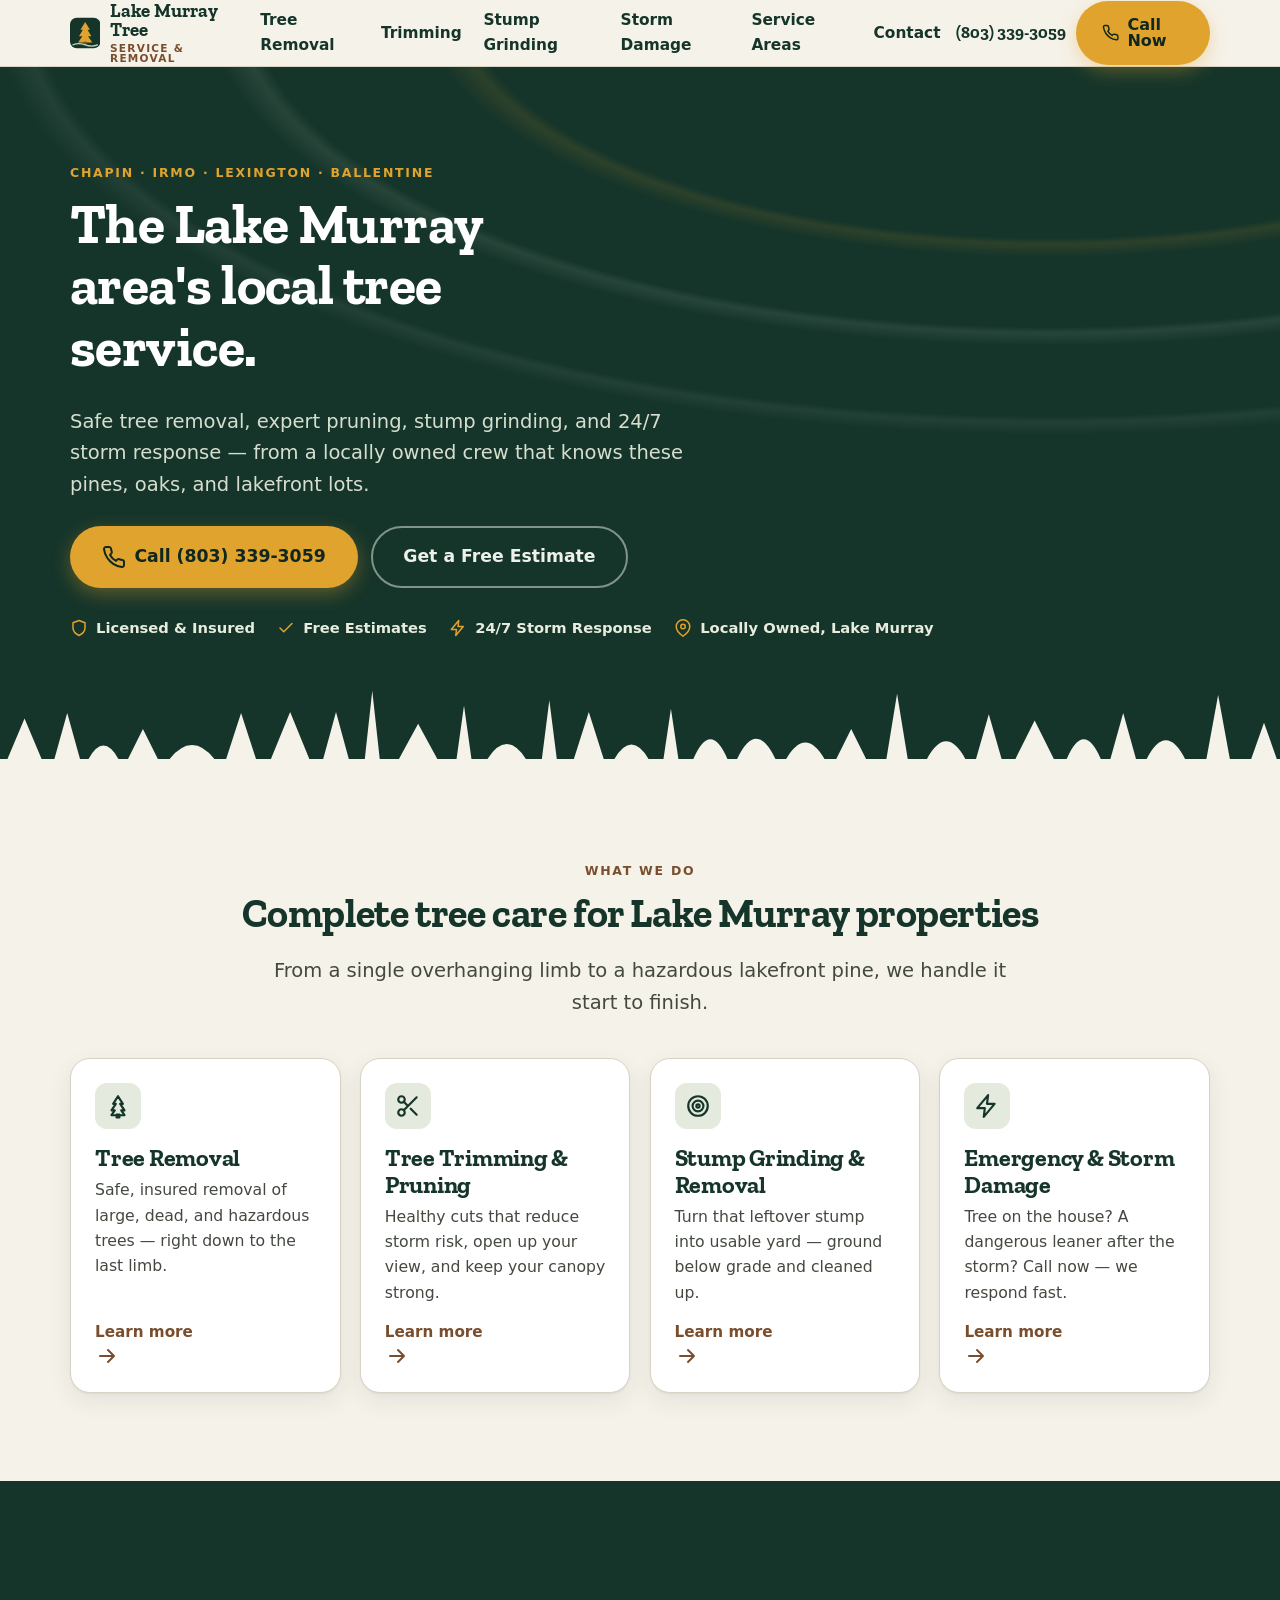
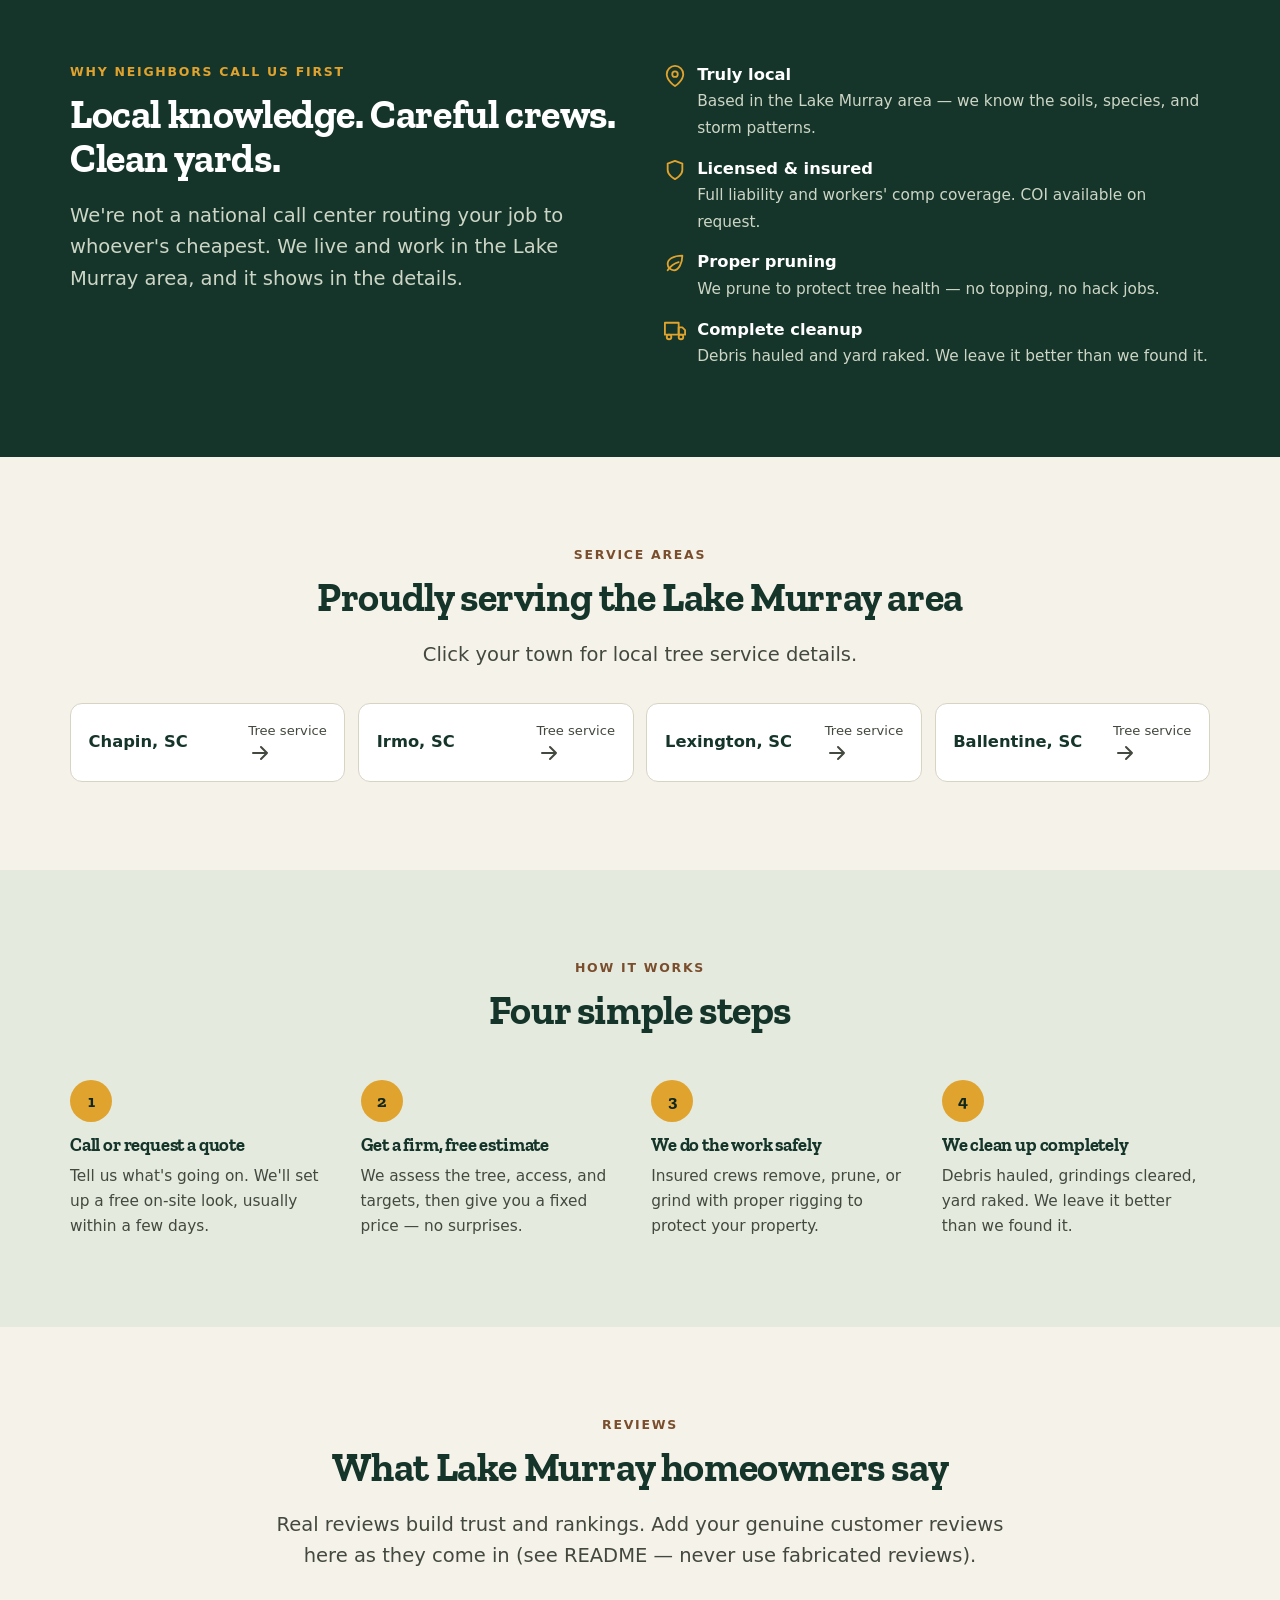
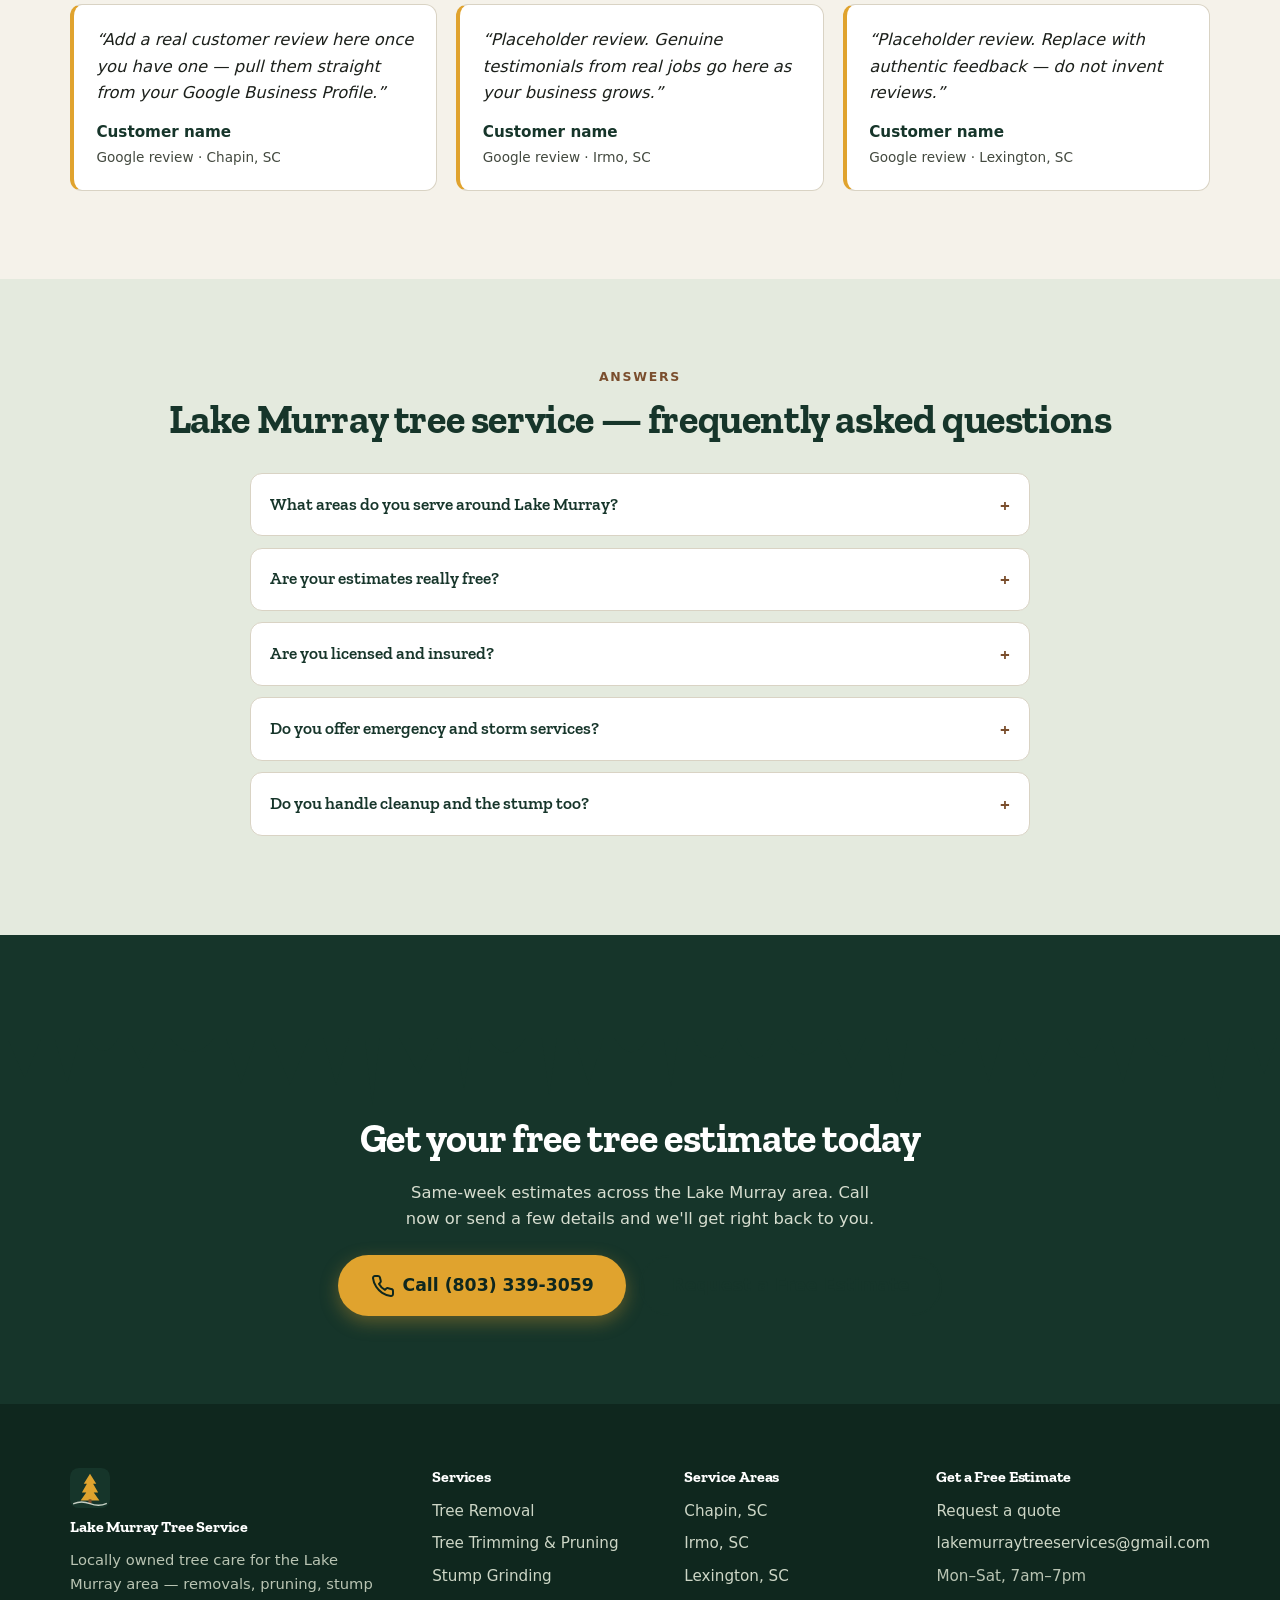
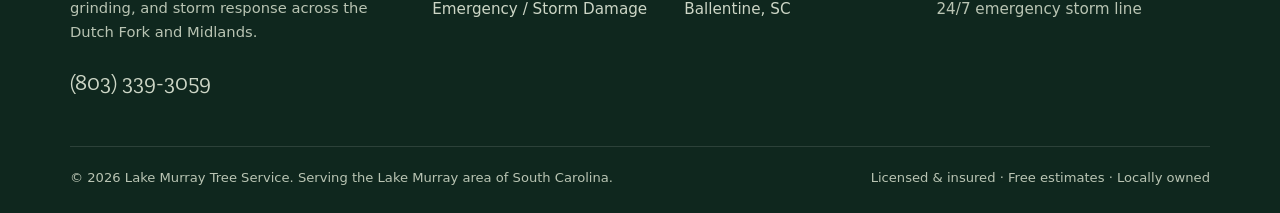
<file: index.html>
<!doctype html>
<html lang="en">
<head>
<meta charset="utf-8">
<meta name="viewport" content="width=device-width, initial-scale=1">
<title>Lake Murray Tree Service | Tree Removal, Trimming &amp; Stump Grinding near Lake Murray, SC</title>
<meta name="description" content="Locally owned tree service for the Lake Murray area of South Carolina — tree removal, trimming, pruning, stump grinding &amp; 24/7 storm damage response in Chapin, Irmo, Lexington &amp; Ballentine. Free estimates.">
<link rel="canonical" href="https://lakemurraytreeservice.com/">
<meta name="robots" content="index, follow, max-image-preview:large">
<meta name="theme-color" content="#16352a">
<meta property="og:type" content="website">
<meta property="og:site_name" content="Lake Murray Tree Service">
<meta property="og:title" content="Lake Murray Tree Service | Tree Removal, Trimming &amp; Stump Grinding near Lake Murray, SC">
<meta property="og:description" content="Locally owned tree service for the Lake Murray area of South Carolina — tree removal, trimming, pruning, stump grinding &amp; 24/7 storm damage response in Chapin, Irmo, Lexington &amp; Ballentine. Free estimates.">
<meta property="og:url" content="https://lakemurraytreeservice.com/">
<meta property="og:image" content="https://lakemurraytreeservice.com/assets/og-image.png">
<meta name="twitter:card" content="summary_large_image">
<meta name="twitter:title" content="Lake Murray Tree Service | Tree Removal, Trimming &amp; Stump Grinding near Lake Murray, SC">
<meta name="twitter:description" content="Locally owned tree service for the Lake Murray area of South Carolina — tree removal, trimming, pruning, stump grinding &amp; 24/7 storm damage response in Chapin, Irmo, Lexington &amp; Ballentine. Free estimates.">
<meta name="twitter:image" content="https://lakemurraytreeservice.com/assets/og-image.png">
<link rel="icon" href="assets/favicon.svg" type="image/svg+xml">
<link rel="preconnect" href="https://fonts.googleapis.com">
<link rel="preconnect" href="https://fonts.gstatic.com" crossorigin>
<link href="https://fonts.googleapis.com/css2?family=Zilla+Slab:wght@500;600;700&display=swap" rel="stylesheet">
<style>/* ==========================================================================
   Lake Murray Tree Service — stylesheet
   Design system: "Southern canopy"
   Palette:  pine #16352A · heartwood #7A4E2D · sap-gold #E0A32E
             stone #F5F2EA · sage #E4EADE · ink #1C201B
   Display: Zilla Slab (web font, headings only)   Body: system stack (fast)
   ========================================================================== */

:root {
  --pine:        #16352a;
  --pine-deep:   #0f271e;
  --pine-mid:    #2c5545;
  --heartwood:   #7a4e2d;
  --sap:         #e0a32e;
  --sap-deep:    #c9871a;
  --stone:       #f5f2ea;
  --stone-warm:  #efeadd;
  --sage:        #e4eade;
  --ink:         #1c201b;
  --ink-soft:    #43493f;
  --line:        #d9d3c4;
  --white:       #ffffff;

  --font-display: "Zilla Slab", Georgia, "Times New Roman", serif;
  --font-body: system-ui, -apple-system, "Segoe UI", Roboto, Helvetica, Arial, sans-serif;

  --wrap: 1140px;
  --gap: clamp(1rem, 3vw, 2rem);
  --radius: 12px;
  --radius-lg: 20px;
  --shadow: 0 1px 2px rgba(15,39,30,.06), 0 8px 24px rgba(15,39,30,.08);
  --shadow-lg: 0 18px 48px rgba(15,39,30,.16);
  --ring: 0 0 0 3px rgba(224,163,46,.55);
}

/* ---------- reset ---------- */
*, *::before, *::after { box-sizing: border-box; }
html { -webkit-text-size-adjust: 100%; scroll-behavior: smooth; }
@media (prefers-reduced-motion: reduce) {
  html { scroll-behavior: auto; }
  *, *::before, *::after { animation-duration: .001ms !important; transition-duration: .001ms !important; }
}
body {
  margin: 0;
  font-family: var(--font-body);
  color: var(--ink);
  background: var(--stone);
  line-height: 1.62;
  font-size: 1.02rem;
  -webkit-font-smoothing: antialiased;
}
img, svg { max-width: 100%; height: auto; display: block; }
a { color: var(--pine-mid); text-decoration-thickness: 1px; text-underline-offset: 2px; }
a:hover { color: var(--pine); }
h1, h2, h3, h4 { font-family: var(--font-display); line-height: 1.1; color: var(--pine); font-weight: 700; margin: 0 0 .5em; letter-spacing: -.01em; }
h1 { font-size: clamp(2.1rem, 5.2vw, 3.5rem); }
h2 { font-size: clamp(1.7rem, 4vw, 2.5rem); }
h3 { font-size: clamp(1.2rem, 2.4vw, 1.5rem); }
p { margin: 0 0 1rem; }
:focus-visible { outline: none; box-shadow: var(--ring); border-radius: 6px; }

/* ---------- layout ---------- */
.wrap { width: min(var(--wrap), 100% - 2.4rem); margin-inline: auto; }
.section { padding: clamp(3rem, 7vw, 5.5rem) 0; }
.section--tight { padding: clamp(2rem, 5vw, 3.5rem) 0; }
.eyebrow {
  font-family: var(--font-body); font-weight: 700; text-transform: uppercase;
  letter-spacing: .14em; font-size: .78rem; color: var(--heartwood); margin: 0 0 .6rem;
}
.lede { font-size: clamp(1.05rem, 1.6vw, 1.22rem); color: var(--ink-soft); max-width: 60ch; }
.center { text-align: center; margin-inline: auto; }

/* ---------- buttons ---------- */
.btn {
  display: inline-flex; align-items: center; gap: .5rem;
  font-family: var(--font-body); font-weight: 700; font-size: 1rem;
  padding: .85rem 1.5rem; border-radius: 999px; border: 2px solid transparent;
  cursor: pointer; text-decoration: none; transition: transform .12s ease, background .2s ease, box-shadow .2s ease;
  line-height: 1;
}
.btn:active { transform: translateY(1px); }
.btn--call { background: var(--sap); color: var(--pine-deep); box-shadow: 0 6px 18px rgba(224,163,46,.35); }
.btn--call:hover { background: var(--sap-deep); color: var(--pine-deep); }
.btn--quote { background: var(--pine); color: var(--white); }
.btn--quote:hover { background: var(--pine-deep); color: var(--white); }
.btn--ghost { background: transparent; color: var(--pine); border-color: var(--pine); }
.btn--ghost:hover { background: var(--pine); color: var(--white); }
.btn--lg { padding: 1.05rem 1.9rem; font-size: 1.08rem; }
.btn-row { display: flex; flex-wrap: wrap; gap: .8rem; }

/* ---------- header ---------- */
.site-header {
  position: sticky; top: 0; z-index: 50;
  background: rgba(245,242,234,.92); backdrop-filter: blur(8px);
  border-bottom: 1px solid var(--line);
}
.header-inner { display: flex; align-items: center; gap: 1rem; min-height: 66px; }
.brand { display: flex; align-items: center; gap: .6rem; text-decoration: none; margin-right: auto; }
.brand svg { width: 34px; height: 34px; }
.brand-name { font-family: var(--font-display); font-weight: 700; font-size: 1.18rem; color: var(--pine); line-height: 1; }
.brand-name span { display: block; font-family: var(--font-body); font-weight: 600; font-size: .66rem; letter-spacing: .12em; text-transform: uppercase; color: var(--heartwood); margin-top: 3px; }
.nav { display: flex; align-items: center; gap: 1.35rem; }
.nav a { color: var(--pine); text-decoration: none; font-weight: 600; font-size: .96rem; }
.nav a:hover { color: var(--heartwood); }
.header-cta { display: flex; align-items: center; gap: .6rem; }
.header-phone { font-family: var(--font-display); font-weight: 700; color: var(--pine); text-decoration: none; font-size: 1.05rem; white-space: nowrap; }
.nav-toggle { display: none; background: none; border: 0; padding: .4rem; cursor: pointer; color: var(--pine); }
.nav-toggle svg { width: 28px; height: 28px; }

@media (max-width: 860px) {
  .nav-toggle { display: inline-flex; }
  .nav {
    position: absolute; top: 100%; left: 0; right: 0;
    flex-direction: column; align-items: stretch; gap: 0;
    background: var(--stone); border-bottom: 1px solid var(--line);
    padding: .5rem 1.2rem 1rem; box-shadow: var(--shadow);
    display: none;
  }
  .nav[data-open="true"] { display: flex; }
  .nav a { padding: .8rem .2rem; border-bottom: 1px solid var(--line); }
  .header-phone { display: none; }
}

/* ---------- hero ---------- */
.hero { position: relative; background: var(--pine); color: #eef1e9; overflow: hidden; }
.hero::after {
  /* subtle topographic contour rings, drawn in CSS — evokes lake depth lines */
  content: ""; position: absolute; inset: 0; pointer-events: none; opacity: .12;
  background:
    radial-gradient(120% 90% at 82% -10%, transparent 38%, rgba(224,163,46,.9) 39%, transparent 41%),
    radial-gradient(120% 90% at 82% -10%, transparent 52%, rgba(228,234,222,.7) 53%, transparent 55%),
    radial-gradient(120% 90% at 82% -10%, transparent 66%, rgba(228,234,222,.5) 67%, transparent 69%);
}
.hero-inner { position: relative; z-index: 2; padding: clamp(3rem, 8vw, 6rem) 0 0; }
.hero h1 { color: var(--white); max-width: 16ch; }
.hero .lede { color: #d7ded0; max-width: 52ch; }
.hero .eyebrow { color: var(--sap); }
.hero .btn-row { margin-top: 1.6rem; }
.hero .btn--ghost { color: #eef1e9; border-color: rgba(238,241,233,.5); }
.hero .btn--ghost:hover { background: #eef1e9; color: var(--pine); }
.trust-strip { display: flex; flex-wrap: wrap; gap: .6rem 1.4rem; margin-top: 1.8rem; padding-bottom: 2.5rem; }
.trust-chip { display: inline-flex; align-items: center; gap: .5rem; font-size: .92rem; font-weight: 600; color: #e7ecdf; }
.trust-chip svg { width: 18px; height: 18px; color: var(--sap); flex: none; }

/* signature: hand-built treeline silhouette */
.treeline { display: block; width: 100%; height: auto; position: relative; z-index: 2; margin-bottom: -1px; color: var(--stone); }
.treeline--flip { transform: scaleY(-1); color: var(--pine); }
.divider-treeline { color: var(--sage); background: var(--stone); }

/* ---------- service cards ---------- */
.grid { display: grid; gap: 1.2rem; }
.grid--services { grid-template-columns: repeat(auto-fit, minmax(240px, 1fr)); }
.card {
  background: var(--white); border: 1px solid var(--line); border-radius: var(--radius-lg);
  padding: 1.5rem; box-shadow: var(--shadow); transition: transform .15s ease, box-shadow .2s ease;
  display: flex; flex-direction: column;
}
a.card { text-decoration: none; color: inherit; }
a.card:hover { transform: translateY(-3px); box-shadow: var(--shadow-lg); }
.card-icon { width: 46px; height: 46px; border-radius: 12px; background: var(--sage); color: var(--pine);
  display: grid; place-items: center; margin-bottom: 1rem; }
.card-icon svg { width: 26px; height: 26px; }
.card h3 { margin-bottom: .35rem; }
.card p { color: var(--ink-soft); font-size: .98rem; margin-bottom: .9rem; }
.card .card-link { margin-top: auto; font-weight: 700; color: var(--heartwood); font-size: .95rem; }

/* ---------- towns grid ---------- */
.towns { display: grid; grid-template-columns: repeat(auto-fit, minmax(180px,1fr)); gap: .8rem; }
.town {
  background: var(--white); border: 1px solid var(--line); border-radius: var(--radius);
  padding: 1rem 1.1rem; text-decoration: none; color: var(--pine); font-weight: 700;
  display: flex; align-items: center; justify-content: space-between; gap: .5rem; transition: background .15s ease;
}
.town:hover { background: var(--sage); }
.town span { font-family: var(--font-body); font-weight: 500; color: var(--ink-soft); font-size: .82rem; }

/* ---------- process ---------- */
.steps { display: grid; grid-template-columns: repeat(auto-fit, minmax(220px,1fr)); gap: 1.4rem; counter-reset: step; }
.step { position: relative; padding-top: .5rem; }
.step-num {
  font-family: var(--font-display); font-weight: 700; font-size: 1.1rem; color: var(--pine-deep);
  width: 42px; height: 42px; border-radius: 50%; background: var(--sap); display: grid; place-items: center; margin-bottom: .8rem;
}
.step h3 { font-size: 1.15rem; }
.step p { color: var(--ink-soft); font-size: .96rem; margin: 0; }

/* ---------- alternating band ---------- */
.band-sage { background: var(--sage); }
.band-pine { background: var(--pine); color: #e7ecdf; }
.band-pine h2, .band-pine h3 { color: var(--white); }
.band-pine .lede { color: #cdd6c6; }

/* feature list */
.features { list-style: none; margin: 0; padding: 0; display: grid; gap: .9rem; }
.features li { display: flex; gap: .7rem; align-items: flex-start; }
.features svg { width: 22px; height: 22px; color: var(--sap); flex: none; margin-top: 3px; }
.features strong { display: block; color: var(--pine); }
.band-pine .features strong { color: var(--white); }
.features span { color: var(--ink-soft); font-size: .96rem; }
.band-pine .features span { color: #cdd6c6; }

/* ---------- FAQ (details/summary — no-JS, AEO-friendly) ---------- */
.faq { max-width: 780px; margin-inline: auto; }
.faq details { background: var(--white); border: 1px solid var(--line); border-radius: var(--radius); margin-bottom: .7rem; overflow: hidden; }
.faq summary {
  cursor: pointer; list-style: none; padding: 1.05rem 1.2rem; font-family: var(--font-display);
  font-weight: 600; font-size: 1.08rem; color: var(--pine); display: flex; justify-content: space-between; gap: 1rem; align-items: center;
}
.faq summary::-webkit-details-marker { display: none; }
.faq summary::after { content: "+"; font-size: 1.5rem; color: var(--heartwood); transition: transform .2s ease; line-height: 1; }
.faq details[open] summary::after { transform: rotate(45deg); }
.faq .faq-body { padding: 0 1.2rem 1.2rem; color: var(--ink-soft); }
.faq .faq-body p { margin: 0; }

/* ---------- testimonials ---------- */
.quotes { display: grid; grid-template-columns: repeat(auto-fit, minmax(260px,1fr)); gap: 1.2rem; }
.quote { background: var(--white); border: 1px solid var(--line); border-left: 4px solid var(--sap); border-radius: var(--radius); padding: 1.4rem; }
.quote p { font-style: italic; color: var(--ink); margin-bottom: .8rem; }
.quote cite { font-style: normal; font-weight: 700; color: var(--pine); font-size: .95rem; }
.quote cite span { display: block; font-weight: 500; color: var(--ink-soft); font-size: .85rem; }

/* ---------- CTA band ---------- */
.cta-band { text-align: center; }
.cta-band h2 { color: var(--white); }
.cta-band p { color: #d7ded0; max-width: 46ch; margin-inline: auto; }
.cta-band .btn-row { justify-content: center; margin-top: 1.4rem; }

/* ---------- quote form ---------- */
.quote-form { background: var(--white); border: 1px solid var(--line); border-radius: var(--radius-lg); padding: clamp(1.4rem, 3vw, 2.2rem); box-shadow: var(--shadow); }
.field { margin-bottom: 1rem; }
.field label { display: block; font-weight: 700; color: var(--pine); margin-bottom: .35rem; font-size: .95rem; }
.field input, .field select, .field textarea {
  width: 100%; padding: .8rem .9rem; border: 1.5px solid var(--line); border-radius: 10px;
  font: inherit; color: var(--ink); background: var(--stone); }
.field input:focus, .field select:focus, .field textarea:focus { border-color: var(--sap); background: var(--white); }
.field-row { display: grid; grid-template-columns: 1fr 1fr; gap: 1rem; }
@media (max-width: 520px) { .field-row { grid-template-columns: 1fr; } }
.form-note { font-size: .85rem; color: var(--ink-soft); margin-top: .6rem; }
.two-col { display: grid; grid-template-columns: 1fr 1fr; gap: clamp(1.5rem,4vw,3rem); align-items: start; }
@media (max-width: 820px) { .two-col { grid-template-columns: 1fr; } }

/* ---------- content prose (service/location body) ---------- */
.prose { max-width: 72ch; }
.prose h2 { margin-top: 2.2rem; }
.prose h3 { margin-top: 1.6rem; }
.prose ul { padding-left: 1.2rem; }
.prose li { margin-bottom: .45rem; }
.pricing-table { width: 100%; border-collapse: collapse; margin: 1.2rem 0; background: var(--white); border-radius: var(--radius); overflow: hidden; box-shadow: var(--shadow); }
.pricing-table th, .pricing-table td { text-align: left; padding: .8rem 1rem; border-bottom: 1px solid var(--line); }
.pricing-table th { background: var(--sage); font-family: var(--font-display); color: var(--pine); }
.pricing-table tr:last-child td { border-bottom: 0; }

/* breadcrumb */
.crumbs { font-size: .85rem; color: var(--ink-soft); padding-top: 1.2rem; }
.crumbs a { color: var(--heartwood); text-decoration: none; }
.crumbs a:hover { text-decoration: underline; }

/* ---------- footer ---------- */
.site-footer { background: var(--pine-deep); color: #b9c4b3; padding: clamp(2.5rem,5vw,4rem) 0 1.5rem; }
.footer-grid { display: grid; grid-template-columns: 1.5fr 1fr 1fr 1.2fr; gap: 2rem; }
@media (max-width: 780px) { .footer-grid { grid-template-columns: 1fr 1fr; gap: 1.6rem; } }
@media (max-width: 460px) { .footer-grid { grid-template-columns: 1fr; } }
.site-footer h4 { color: var(--white); font-size: 1rem; margin-bottom: .8rem; }
.site-footer a { color: #cdd6c6; text-decoration: none; }
.site-footer a:hover { color: var(--sap); }
.footer-links { list-style: none; padding: 0; margin: 0; display: grid; gap: .5rem; font-size: .95rem; }
.footer-brand svg { width: 40px; height: 40px; margin-bottom: .6rem; }
.footer-brand p { font-size: .92rem; max-width: 34ch; }
.footer-phone { font-family: var(--font-display); font-size: 1.4rem; color: var(--white); text-decoration: none; display: inline-block; margin: .3rem 0; }
.footer-bottom { border-top: 1px solid rgba(255,255,255,.12); margin-top: 2.5rem; padding-top: 1.3rem; font-size: .82rem; display: flex; flex-wrap: wrap; justify-content: space-between; gap: .6rem; }
.footer-bottom p { margin: 0; }

/* ---------- sticky mobile call bar ---------- */
.mobile-callbar { display: none; }
@media (max-width: 640px) {
  .mobile-callbar {
    display: grid; grid-template-columns: 1fr 1fr; gap: 0;
    position: fixed; bottom: 0; left: 0; right: 0; z-index: 60;
    box-shadow: 0 -4px 16px rgba(15,39,30,.2);
  }
  .mobile-callbar a { display: flex; align-items: center; justify-content: center; gap: .5rem; padding: .95rem; font-weight: 700; text-decoration: none; font-size: 1rem; }
  .mobile-callbar .mc-call { background: var(--sap); color: var(--pine-deep); }
  .mobile-callbar .mc-quote { background: var(--pine); color: #fff; }
  .mobile-callbar svg { width: 20px; height: 20px; }
  body { padding-bottom: 56px; }
}

/* utilities */
.mt-0 { margin-top: 0; }
.stack > * + * { margin-top: 1rem; }
.muted { color: var(--ink-soft); }
</style>
<script type="application/ld+json">{"@context":"https://schema.org","@graph":[{"@type":["HomeAndConstructionBusiness","LocalBusiness"],"@id":"https://lakemurraytreeservice.com/#business","name":"Lake Murray Tree Service","url":"https://lakemurraytreeservice.com/","telephone":"+18033393059","email":"lakemurraytreeservices@gmail.com","image":"https://lakemurraytreeservice.com/assets/og-image.png","logo":"https://lakemurraytreeservice.com/assets/favicon.svg","priceRange":"$$","description":"Locally owned tree service serving the Lake Murray area of South Carolina \u2014 tree removal, trimming and pruning, stump grinding, and 24/7 storm-damage response.","address":{"@type":"PostalAddress","addressLocality":"Chapin","addressRegion":"SC","postalCode":"29036","addressCountry":"US"},"geo":{"@type":"GeoCoordinates","latitude":34.1662,"longitude":-81.3498},"areaServed":[{"@type":"City","name":"Chapin"},{"@type":"City","name":"Irmo"},{"@type":"City","name":"Lexington"},{"@type":"City","name":"Ballentine"},{"@type":"City","name":"Lake Murray"},{"@type":"City","name":"Dutch Fork"},{"@type":"City","name":"Prosperity"},{"@type":"City","name":"Gilbert"},{"@type":"City","name":"Columbia"}],"openingHoursSpecification":[{"@type":"OpeningHoursSpecification","dayOfWeek":["Monday","Tuesday","Wednesday","Thursday","Friday","Saturday"],"opens":"07:00","closes":"19:00"}],"knowsAbout":["tree removal","tree pruning","stump grinding","storm damage cleanup","hazardous tree assessment","lot clearing"]},{"@type":"WebSite","@id":"https://lakemurraytreeservice.com/#website","url":"https://lakemurraytreeservice.com/","name":"Lake Murray Tree Service","publisher":{"@id":"https://lakemurraytreeservice.com/#business"}}]}</script><script type="application/ld+json">{"@type":"FAQPage","mainEntity":[{"@type":"Question","name":"What areas do you serve around Lake Murray?","acceptedAnswer":{"@type":"Answer","text":"We serve the Lake Murray area of South Carolina, including Chapin, Irmo, Lexington, Ballentine, the Dutch Fork, and nearby parts of the Columbia Midlands. If you're near the lake, we most likely cover you \u2014 just ask."}},{"@type":"Question","name":"Are your estimates really free?","acceptedAnswer":{"@type":"Answer","text":"Yes. We come out, assess the tree and access, and give you a firm written price at no cost and no obligation. You only pay if you decide to move forward."}},{"@type":"Question","name":"Are you licensed and insured?","acceptedAnswer":{"@type":"Answer","text":"Yes. We carry liability insurance and workers' compensation to protect your property and our crews. A certificate of insurance is available on request before any work starts."}},{"@type":"Question","name":"Do you offer emergency and storm services?","acceptedAnswer":{"@type":"Answer","text":"Yes. We run a 24/7 emergency line for fallen trees, trees on structures, and hazardous leaners. After storms we prioritize active hazards across the Lake Murray area."}},{"@type":"Question","name":"Do you handle cleanup and the stump too?","acceptedAnswer":{"@type":"Answer","text":"Every job includes full debris removal and cleanup. Stump grinding is available as an add-on so you can finish removals in a single visit."}}],"@context":"https://schema.org"}</script><script type="application/ld+json">{"@type":"WebPage","url":"https://lakemurraytreeservice.com/","speakable":{"@type":"SpeakableSpecification","cssSelector":["h1",".speakable"]},"@context":"https://schema.org"}</script>
</head>
<body>
<a class="skip-link" href="#main" style="position:absolute;left:-999px">Skip to content</a>
<header class="site-header">
  <div class="wrap header-inner">
    <a class="brand" href="index.html" aria-label="Lake Murray Tree Service home">
      <svg width="34" height="34" viewBox="0 0 64 64" aria-hidden="true"><rect width="64" height="64" rx="14" fill="#16352a"/><path d="M32 9 L42 25 H37 L45 39 H38 L47 52 H17 L26 39 H19 L27 25 H22 Z" fill="#e0a32e"/><rect x="29.5" y="50" width="5" height="7" rx="1" fill="#7a4e2d"/><path d="M6 57 q12 -5 26 0 t26 0" fill="none" stroke="#e4eade" stroke-width="2.4" stroke-linecap="round" opacity="0.85"/></svg>
      <span class="brand-name">Lake Murray Tree<span>Service &amp; Removal</span></span>
    </a>
    <nav class="nav" id="primary-nav" aria-label="Primary"><a href="tree-removal.html">Tree Removal</a><a href="tree-trimming.html">Trimming</a><a href="stump-grinding.html">Stump Grinding</a><a href="emergency-tree-service.html">Storm Damage</a><a href="index.html#areas">Service Areas</a><a href="contact.html">Contact</a></nav>
    <div class="header-cta">
      <a class="header-phone" href="tel:+18033393059">(803) 339-3059</a>
      <a class="btn btn--call" href="tel:+18033393059"><svg class="" width="24" height="24" viewBox="0 0 24 24" fill="none" stroke="currentColor" stroke-width="2" stroke-linecap="round" stroke-linejoin="round" aria-hidden="true"><path d="M22 16.9v3a2 2 0 0 1-2.2 2 19.8 19.8 0 0 1-8.6-3.1 19.5 19.5 0 0 1-6-6A19.8 19.8 0 0 1 2 4.1 2 2 0 0 1 4 2h3a2 2 0 0 1 2 1.7c.1 1 .4 1.9.7 2.8a2 2 0 0 1-.5 2.1L8 9.9a16 16 0 0 0 6 6l1.3-1.3a2 2 0 0 1 2.1-.4c.9.3 1.8.6 2.8.7a2 2 0 0 1 1.8 2z"/></svg> Call Now</a>
      <button class="nav-toggle" aria-label="Open menu" aria-controls="primary-nav" aria-expanded="false"><svg class="" width="24" height="24" viewBox="0 0 24 24" fill="none" stroke="currentColor" stroke-width="2" stroke-linecap="round" stroke-linejoin="round" aria-hidden="true"><path d="M3 12h18M3 6h18M3 18h18"/></svg></button>
    </div>
  </div>
</header>
<div class="mobile-callbar">
  <a class="mc-call" href="tel:+18033393059"><svg class="" width="24" height="24" viewBox="0 0 24 24" fill="none" stroke="currentColor" stroke-width="2" stroke-linecap="round" stroke-linejoin="round" aria-hidden="true"><path d="M22 16.9v3a2 2 0 0 1-2.2 2 19.8 19.8 0 0 1-8.6-3.1 19.5 19.5 0 0 1-6-6A19.8 19.8 0 0 1 2 4.1 2 2 0 0 1 4 2h3a2 2 0 0 1 2 1.7c.1 1 .4 1.9.7 2.8a2 2 0 0 1-.5 2.1L8 9.9a16 16 0 0 0 6 6l1.3-1.3a2 2 0 0 1 2.1-.4c.9.3 1.8.6 2.8.7a2 2 0 0 1 1.8 2z"/></svg> Call</a>
  <a class="mc-quote" href="contact.html"><svg class="" width="24" height="24" viewBox="0 0 24 24" fill="none" stroke="currentColor" stroke-width="2" stroke-linecap="round" stroke-linejoin="round" aria-hidden="true"><path d="M11 20A7 7 0 0 1 4 13C4 8 10 4 20 4c0 8-4 16-9 16z"/><path d="M4 20c4-6 8-8 12-9"/></svg> Free Estimate</a>
</div>
<main id="main">
<section class="hero">
  <div class="wrap hero-inner">
    <p class="eyebrow">Chapin · Irmo · Lexington · Ballentine</p>
    <h1 class="speakable">The Lake Murray area's local tree service.</h1>
    <p class="lede speakable">Safe tree removal, expert pruning, stump grinding, and 24/7 storm response — from a locally owned crew that knows these pines, oaks, and lakefront lots.</p>
    <div class="btn-row">
      <a class="btn btn--call btn--lg" href="tel:+18033393059"><svg class="" width="24" height="24" viewBox="0 0 24 24" fill="none" stroke="currentColor" stroke-width="2" stroke-linecap="round" stroke-linejoin="round" aria-hidden="true"><path d="M22 16.9v3a2 2 0 0 1-2.2 2 19.8 19.8 0 0 1-8.6-3.1 19.5 19.5 0 0 1-6-6A19.8 19.8 0 0 1 2 4.1 2 2 0 0 1 4 2h3a2 2 0 0 1 2 1.7c.1 1 .4 1.9.7 2.8a2 2 0 0 1-.5 2.1L8 9.9a16 16 0 0 0 6 6l1.3-1.3a2 2 0 0 1 2.1-.4c.9.3 1.8.6 2.8.7a2 2 0 0 1 1.8 2z"/></svg> Call (803) 339-3059</a>
      <a class="btn btn--ghost btn--lg" href="contact.html">Get a Free Estimate</a>
    </div>
    <div class="trust-strip"><span class="trust-chip"><svg class="" width="24" height="24" viewBox="0 0 24 24" fill="none" stroke="currentColor" stroke-width="2" stroke-linecap="round" stroke-linejoin="round" aria-hidden="true"><path d="M12 22s8-4 8-10V5l-8-3-8 3v7c0 6 8 10 8 10z"/></svg> Licensed &amp; Insured</span><span class="trust-chip"><svg class="" width="24" height="24" viewBox="0 0 24 24" fill="none" stroke="currentColor" stroke-width="2" stroke-linecap="round" stroke-linejoin="round" aria-hidden="true"><path d="M20 6L9 17l-5-5"/></svg> Free Estimates</span><span class="trust-chip"><svg class="" width="24" height="24" viewBox="0 0 24 24" fill="none" stroke="currentColor" stroke-width="2" stroke-linecap="round" stroke-linejoin="round" aria-hidden="true"><path d="M13 2L3 14h7l-1 8 10-12h-7z"/></svg> 24/7 Storm Response</span><span class="trust-chip"><svg class="" width="24" height="24" viewBox="0 0 24 24" fill="none" stroke="currentColor" stroke-width="2" stroke-linecap="round" stroke-linejoin="round" aria-hidden="true"><path d="M21 10c0 7-9 13-9 13s-9-6-9-13a9 9 0 0 1 18 0z"/><circle cx="12" cy="10" r="3"/></svg> Locally Owned, Lake Murray</span></div>
  </div>
  <svg class="treeline " viewBox="0 0 1200 88" preserveAspectRatio="none" aria-hidden="true"><path d="M0,88 L0,74 L7,74 L23,36 L39,74 L51,74 L63,31 L75,74 L83,74 Q97,49 111,74 L120,74 L134,46 L148,74 L159,74 Q180,48 201,74 L212,74 L226,31 L240,74 L254,74 L272,30 L290,74 L303,74 L315,30 L327,74 L342,74 L349,10 L356,74 L374,74 L392,41 L410,74 L428,74 L435,24 L442,74 L457,74 Q475,46 493,74 L508,74 L515,19 L522,74 L538,74 L552,30 L566,74 L576,74 Q592,47 608,74 L622,74 L629,27 L636,74 L650,74 Q666,37 682,74 L691,74 Q709,36 727,74 L737,74 Q755,43 773,74 L784,74 L798,46 L812,74 L831,74 L841,13 L851,74 L869,74 Q887,41 905,74 L915,74 L927,32 L939,74 L952,74 L970,38 L988,74 L1000,74 Q1016,37 1032,74 L1041,74 L1053,31 L1065,74 L1075,74 Q1093,39 1111,74 L1131,74 L1142,14 L1153,74 L1173,74 L1185,40 L1197,74 L1200,74 L1200,88 Z" fill="currentColor"/></svg>
</section>

<section class="section">
  <div class="wrap">
    <p class="eyebrow center">What we do</p>
    <h2 class="center">Complete tree care for Lake Murray properties</h2>
    <p class="lede center" style="margin-bottom:2.5rem">From a single overhanging limb to a hazardous lakefront pine, we handle it start to finish.</p>
    <div class="grid grid--services"><a class="card" href="tree-removal.html">
          <div class="card-icon"><svg class="" width="24" height="24" viewBox="0 0 24 24" fill="none" stroke="currentColor" stroke-width="2" stroke-linecap="round" stroke-linejoin="round" aria-hidden="true"><path d="M12 3l4.5 7H14l4 6h-3l3 4.5H6L9 16H6l4-6H7.5z"/><rect x="10.7" y="20" width="2.6" height="2.5"/></svg></div>
          <h3>Tree Removal</h3>
          <p>Safe, insured removal of large, dead, and hazardous trees — right down to the last limb.</p>
          <span class="card-link">Learn more <svg class="" width="24" height="24" viewBox="0 0 24 24" fill="none" stroke="currentColor" stroke-width="2" stroke-linecap="round" stroke-linejoin="round" aria-hidden="true"><path d="M5 12h14M13 6l6 6-6 6"/></svg></span>
        </a><a class="card" href="tree-trimming.html">
          <div class="card-icon"><svg class="" width="24" height="24" viewBox="0 0 24 24" fill="none" stroke="currentColor" stroke-width="2" stroke-linecap="round" stroke-linejoin="round" aria-hidden="true"><circle cx="6" cy="6" r="3"/><circle cx="6" cy="18" r="3"/><path d="M20 4L8.1 15.9M14.5 14.5L20 20M8.1 8.1L12 12"/></svg></div>
          <h3>Tree Trimming & Pruning</h3>
          <p>Healthy cuts that reduce storm risk, open up your view, and keep your canopy strong.</p>
          <span class="card-link">Learn more <svg class="" width="24" height="24" viewBox="0 0 24 24" fill="none" stroke="currentColor" stroke-width="2" stroke-linecap="round" stroke-linejoin="round" aria-hidden="true"><path d="M5 12h14M13 6l6 6-6 6"/></svg></span>
        </a><a class="card" href="stump-grinding.html">
          <div class="card-icon"><svg class="" width="24" height="24" viewBox="0 0 24 24" fill="none" stroke="currentColor" stroke-width="2" stroke-linecap="round" stroke-linejoin="round" aria-hidden="true"><circle cx="12" cy="12" r="9"/><circle cx="12" cy="12" r="5"/><circle cx="12" cy="12" r="1.5"/></svg></div>
          <h3>Stump Grinding & Removal</h3>
          <p>Turn that leftover stump into usable yard — ground below grade and cleaned up.</p>
          <span class="card-link">Learn more <svg class="" width="24" height="24" viewBox="0 0 24 24" fill="none" stroke="currentColor" stroke-width="2" stroke-linecap="round" stroke-linejoin="round" aria-hidden="true"><path d="M5 12h14M13 6l6 6-6 6"/></svg></span>
        </a><a class="card" href="emergency-tree-service.html">
          <div class="card-icon"><svg class="" width="24" height="24" viewBox="0 0 24 24" fill="none" stroke="currentColor" stroke-width="2" stroke-linecap="round" stroke-linejoin="round" aria-hidden="true"><path d="M13 2L3 14h7l-1 8 10-12h-7z"/></svg></div>
          <h3>Emergency & Storm Damage</h3>
          <p>Tree on the house? A dangerous leaner after the storm? Call now — we respond fast.</p>
          <span class="card-link">Learn more <svg class="" width="24" height="24" viewBox="0 0 24 24" fill="none" stroke="currentColor" stroke-width="2" stroke-linecap="round" stroke-linejoin="round" aria-hidden="true"><path d="M5 12h14M13 6l6 6-6 6"/></svg></span>
        </a></div>
  </div>
</section>

<section class="section band-pine" id="why">
  <svg class="treeline treeline--flip" viewBox="0 0 1200 88" preserveAspectRatio="none" aria-hidden="true"><path d="M0,88 L0,74 L7,74 L23,36 L39,74 L51,74 L63,31 L75,74 L83,74 Q97,49 111,74 L120,74 L134,46 L148,74 L159,74 Q180,48 201,74 L212,74 L226,31 L240,74 L254,74 L272,30 L290,74 L303,74 L315,30 L327,74 L342,74 L349,10 L356,74 L374,74 L392,41 L410,74 L428,74 L435,24 L442,74 L457,74 Q475,46 493,74 L508,74 L515,19 L522,74 L538,74 L552,30 L566,74 L576,74 Q592,47 608,74 L622,74 L629,27 L636,74 L650,74 Q666,37 682,74 L691,74 Q709,36 727,74 L737,74 Q755,43 773,74 L784,74 L798,46 L812,74 L831,74 L841,13 L851,74 L869,74 Q887,41 905,74 L915,74 L927,32 L939,74 L952,74 L970,38 L988,74 L1000,74 Q1016,37 1032,74 L1041,74 L1053,31 L1065,74 L1075,74 Q1093,39 1111,74 L1131,74 L1142,14 L1153,74 L1173,74 L1185,40 L1197,74 L1200,74 L1200,88 Z" fill="currentColor"/></svg>
  <div class="wrap two-col">
    <div>
      <p class="eyebrow" style="color:var(--sap)">Why neighbors call us first</p>
      <h2>Local knowledge. Careful crews. Clean yards.</h2>
      <p class="lede">We're not a national call center routing your job to whoever's cheapest. We live and work in the Lake Murray area, and it shows in the details.</p>
    </div>
    <ul class="features">
      <li><svg class="" width="24" height="24" viewBox="0 0 24 24" fill="none" stroke="currentColor" stroke-width="2" stroke-linecap="round" stroke-linejoin="round" aria-hidden="true"><path d="M21 10c0 7-9 13-9 13s-9-6-9-13a9 9 0 0 1 18 0z"/><circle cx="12" cy="10" r="3"/></svg><div><strong>Truly local</strong><span>Based in the Lake Murray area — we know the soils, species, and storm patterns.</span></div></li>
      <li><svg class="" width="24" height="24" viewBox="0 0 24 24" fill="none" stroke="currentColor" stroke-width="2" stroke-linecap="round" stroke-linejoin="round" aria-hidden="true"><path d="M12 22s8-4 8-10V5l-8-3-8 3v7c0 6 8 10 8 10z"/></svg><div><strong>Licensed &amp; insured</strong><span>Full liability and workers' comp coverage. COI available on request.</span></div></li>
      <li><svg class="" width="24" height="24" viewBox="0 0 24 24" fill="none" stroke="currentColor" stroke-width="2" stroke-linecap="round" stroke-linejoin="round" aria-hidden="true"><path d="M11 20A7 7 0 0 1 4 13C4 8 10 4 20 4c0 8-4 16-9 16z"/><path d="M4 20c4-6 8-8 12-9"/></svg><div><strong>Proper pruning</strong><span>We prune to protect tree health — no topping, no hack jobs.</span></div></li>
      <li><svg class="" width="24" height="24" viewBox="0 0 24 24" fill="none" stroke="currentColor" stroke-width="2" stroke-linecap="round" stroke-linejoin="round" aria-hidden="true"><path d="M1 3h15v13H1z"/><path d="M16 8h4l3 3v5h-7z"/><circle cx="5.5" cy="18.5" r="2.5"/><circle cx="18.5" cy="18.5" r="2.5"/></svg><div><strong>Complete cleanup</strong><span>Debris hauled and yard raked. We leave it better than we found it.</span></div></li>
    </ul>
  </div>
</section>

<section class="section" id="areas">
  <div class="wrap">
    <p class="eyebrow center">Service areas</p>
    <h2 class="center">Proudly serving the Lake Murray area</h2>
    <p class="lede center" style="margin-bottom:2rem">Click your town for local tree service details.</p>
    <div class="towns"><a class="town" href="chapin-tree-service.html">Chapin, SC<span>Tree service <svg class="" width="24" height="24" viewBox="0 0 24 24" fill="none" stroke="currentColor" stroke-width="2" stroke-linecap="round" stroke-linejoin="round" aria-hidden="true"><path d="M5 12h14M13 6l6 6-6 6"/></svg></span></a><a class="town" href="irmo-tree-service.html">Irmo, SC<span>Tree service <svg class="" width="24" height="24" viewBox="0 0 24 24" fill="none" stroke="currentColor" stroke-width="2" stroke-linecap="round" stroke-linejoin="round" aria-hidden="true"><path d="M5 12h14M13 6l6 6-6 6"/></svg></span></a><a class="town" href="lexington-tree-service.html">Lexington, SC<span>Tree service <svg class="" width="24" height="24" viewBox="0 0 24 24" fill="none" stroke="currentColor" stroke-width="2" stroke-linecap="round" stroke-linejoin="round" aria-hidden="true"><path d="M5 12h14M13 6l6 6-6 6"/></svg></span></a><a class="town" href="ballentine-tree-service.html">Ballentine, SC<span>Tree service <svg class="" width="24" height="24" viewBox="0 0 24 24" fill="none" stroke="currentColor" stroke-width="2" stroke-linecap="round" stroke-linejoin="round" aria-hidden="true"><path d="M5 12h14M13 6l6 6-6 6"/></svg></span></a></div>
  </div>
</section>

<section class="section band-sage">
  <div class="wrap">
    <p class="eyebrow center">How it works</p>
    <h2 class="center">Four simple steps</h2>
    <div class="steps" style="margin-top:2.5rem"><div class="step"><div class="step-num">1</div><h3>Call or request a quote</h3><p>Tell us what's going on. We'll set up a free on-site look, usually within a few days.</p></div><div class="step"><div class="step-num">2</div><h3>Get a firm, free estimate</h3><p>We assess the tree, access, and targets, then give you a fixed price — no surprises.</p></div><div class="step"><div class="step-num">3</div><h3>We do the work safely</h3><p>Insured crews remove, prune, or grind with proper rigging to protect your property.</p></div><div class="step"><div class="step-num">4</div><h3>We clean up completely</h3><p>Debris hauled, grindings cleared, yard raked. We leave it better than we found it.</p></div></div>
  </div>
</section>

<section class="section">
  <div class="wrap">
    <p class="eyebrow center">Reviews</p>
    <h2 class="center">What Lake Murray homeowners say</h2>
    <p class="lede center" style="margin-bottom:2rem">Real reviews build trust and rankings. Add your genuine customer reviews here as they come in (see README — never use fabricated reviews).</p>
    <div class="quotes">
      <div class="quote"><p>&ldquo;Add a real customer review here once you have one — pull them straight from your Google Business Profile.&rdquo;</p><cite>Customer name<span>Google review · Chapin, SC</span></cite></div>
      <div class="quote"><p>&ldquo;Placeholder review. Genuine testimonials from real jobs go here as your business grows.&rdquo;</p><cite>Customer name<span>Google review · Irmo, SC</span></cite></div>
      <div class="quote"><p>&ldquo;Placeholder review. Replace with authentic feedback — do not invent reviews.&rdquo;</p><cite>Customer name<span>Google review · Lexington, SC</span></cite></div>
    </div>
  </div>
</section>

<section class="section band-sage">
  <div class="wrap">
    <p class="eyebrow center">Answers</p>
    <h2 class="center">Lake Murray tree service — frequently asked questions</h2>
    <div class="faq" style="margin-top:2rem"><details><summary>What areas do you serve around Lake Murray?</summary><div class="faq-body"><p>We serve the Lake Murray area of South Carolina, including Chapin, Irmo, Lexington, Ballentine, the Dutch Fork, and nearby parts of the Columbia Midlands. If you're near the lake, we most likely cover you — just ask.</p></div></details><details><summary>Are your estimates really free?</summary><div class="faq-body"><p>Yes. We come out, assess the tree and access, and give you a firm written price at no cost and no obligation. You only pay if you decide to move forward.</p></div></details><details><summary>Are you licensed and insured?</summary><div class="faq-body"><p>Yes. We carry liability insurance and workers' compensation to protect your property and our crews. A certificate of insurance is available on request before any work starts.</p></div></details><details><summary>Do you offer emergency and storm services?</summary><div class="faq-body"><p>Yes. We run a 24/7 emergency line for fallen trees, trees on structures, and hazardous leaners. After storms we prioritize active hazards across the Lake Murray area.</p></div></details><details><summary>Do you handle cleanup and the stump too?</summary><div class="faq-body"><p>Every job includes full debris removal and cleanup. Stump grinding is available as an add-on so you can finish removals in a single visit.</p></div></details></div>
  </div>
</section>
<section class="section band-pine cta-band">
  <svg class="treeline treeline--flip" viewBox="0 0 1200 88" preserveAspectRatio="none" aria-hidden="true"><path d="M0,88 L0,74 L7,74 L23,36 L39,74 L51,74 L63,31 L75,74 L83,74 Q97,49 111,74 L120,74 L134,46 L148,74 L159,74 Q180,48 201,74 L212,74 L226,31 L240,74 L254,74 L272,30 L290,74 L303,74 L315,30 L327,74 L342,74 L349,10 L356,74 L374,74 L392,41 L410,74 L428,74 L435,24 L442,74 L457,74 Q475,46 493,74 L508,74 L515,19 L522,74 L538,74 L552,30 L566,74 L576,74 Q592,47 608,74 L622,74 L629,27 L636,74 L650,74 Q666,37 682,74 L691,74 Q709,36 727,74 L737,74 Q755,43 773,74 L784,74 L798,46 L812,74 L831,74 L841,13 L851,74 L869,74 Q887,41 905,74 L915,74 L927,32 L939,74 L952,74 L970,38 L988,74 L1000,74 Q1016,37 1032,74 L1041,74 L1053,31 L1065,74 L1075,74 Q1093,39 1111,74 L1131,74 L1142,14 L1153,74 L1173,74 L1185,40 L1197,74 L1200,74 L1200,88 Z" fill="currentColor"/></svg>
  <div class="wrap">
    <h2>Get your free tree estimate today</h2>
    <p>Same-week estimates across the Lake Murray area. Call now or send a few details and we'll get right back to you.</p>
    <div class="btn-row">
      <a class="btn btn--call btn--lg" href="tel:+18033393059"><svg class="" width="24" height="24" viewBox="0 0 24 24" fill="none" stroke="currentColor" stroke-width="2" stroke-linecap="round" stroke-linejoin="round" aria-hidden="true"><path d="M22 16.9v3a2 2 0 0 1-2.2 2 19.8 19.8 0 0 1-8.6-3.1 19.5 19.5 0 0 1-6-6A19.8 19.8 0 0 1 2 4.1 2 2 0 0 1 4 2h3a2 2 0 0 1 2 1.7c.1 1 .4 1.9.7 2.8a2 2 0 0 1-.5 2.1L8 9.9a16 16 0 0 0 6 6l1.3-1.3a2 2 0 0 1 2.1-.4c.9.3 1.8.6 2.8.7a2 2 0 0 1 1.8 2z"/></svg> Call (803) 339-3059</a>
      <a class="btn btn--ghost btn--lg" href="contact.html">Request a Free Estimate</a>
    </div>
  </div>
</section>
</main>
<footer class="site-footer">
  <div class="wrap footer-grid">
    <div class="footer-brand">
      <svg width="40" height="40" viewBox="0 0 64 64" aria-hidden="true"><rect width="64" height="64" rx="14" fill="#16352a"/><path d="M32 9 L42 25 H37 L45 39 H38 L47 52 H17 L26 39 H19 L27 25 H22 Z" fill="#e0a32e"/><rect x="29.5" y="50" width="5" height="7" rx="1" fill="#7a4e2d"/><path d="M6 57 q12 -5 26 0 t26 0" fill="none" stroke="#e4eade" stroke-width="2.4" stroke-linecap="round" opacity="0.85"/></svg>
      <h4>Lake Murray Tree Service</h4>
      <p>Locally owned tree care for the Lake Murray area — removals, pruning, stump grinding, and storm response across the Dutch Fork and Midlands.</p>
      <a class="footer-phone" href="tel:+18033393059">(803) 339-3059</a>
    </div>
    <div><h4>Services</h4><ul class="footer-links"><li><a href="tree-removal.html">Tree Removal</a></li><li><a href="tree-trimming.html">Tree Trimming & Pruning</a></li><li><a href="stump-grinding.html">Stump Grinding</a></li><li><a href="emergency-tree-service.html">Emergency / Storm Damage</a></li></ul></div>
    <div><h4>Service Areas</h4><ul class="footer-links"><li><a href="chapin-tree-service.html">Chapin, SC</a></li><li><a href="irmo-tree-service.html">Irmo, SC</a></li><li><a href="lexington-tree-service.html">Lexington, SC</a></li><li><a href="ballentine-tree-service.html">Ballentine, SC</a></li></ul></div>
    <div>
      <h4>Get a Free Estimate</h4>
      <ul class="footer-links">
        <li><a href="contact.html">Request a quote</a></li>
        <li><a href="mailto:lakemurraytreeservices@gmail.com">lakemurraytreeservices@gmail.com</a></li>
        <li>Mon–Sat, 7am–7pm</li>
        <li>24/7 emergency storm line</li>
      </ul>
    </div>
  </div>
  <div class="wrap footer-bottom">
    <p>&copy; <span id="year">2026</span> Lake Murray Tree Service. Serving the Lake Murray area of South Carolina.</p>
    <p>Licensed &amp; insured · Free estimates · Locally owned</p>
  </div>
</footer>
<script>/* Lake Murray Tree Service — minimal progressive-enhancement JS */
(function () {
  "use strict";

  // Mobile nav toggle
  var toggle = document.querySelector(".nav-toggle");
  var nav = document.getElementById("primary-nav");
  if (toggle && nav) {
    toggle.addEventListener("click", function () {
      var open = nav.getAttribute("data-open") === "true";
      nav.setAttribute("data-open", String(!open));
      toggle.setAttribute("aria-expanded", String(!open));
    });
    nav.querySelectorAll("a").forEach(function (a) {
      a.addEventListener("click", function () {
        nav.setAttribute("data-open", "false");
        toggle.setAttribute("aria-expanded", "false");
      });
    });
  }

  // Current year in footer
  var y = document.getElementById("year");
  if (y) { y.textContent = new Date().getFullYear(); }

  /* Quote form — front-end stub.
     Replace with your real handler: Formspree, Netlify Forms, Web3Forms,
     or a POST to your CRM / call-tracking provider. See README. */
  var form = document.getElementById("quote-form");
  if (form) {
    form.addEventListener("submit", function (e) {
      e.preventDefault();
      var status = document.getElementById("form-status");
      if (status) {
        status.textContent =
          "Thanks — this demo form isn't wired to a mailbox yet. Connect it to Formspree or Netlify Forms (see README), then your request will land in your inbox.";
        status.style.color = "#7a4e2d";
      }
    });
  }
})();
</script>
</body>
</html>
</file>
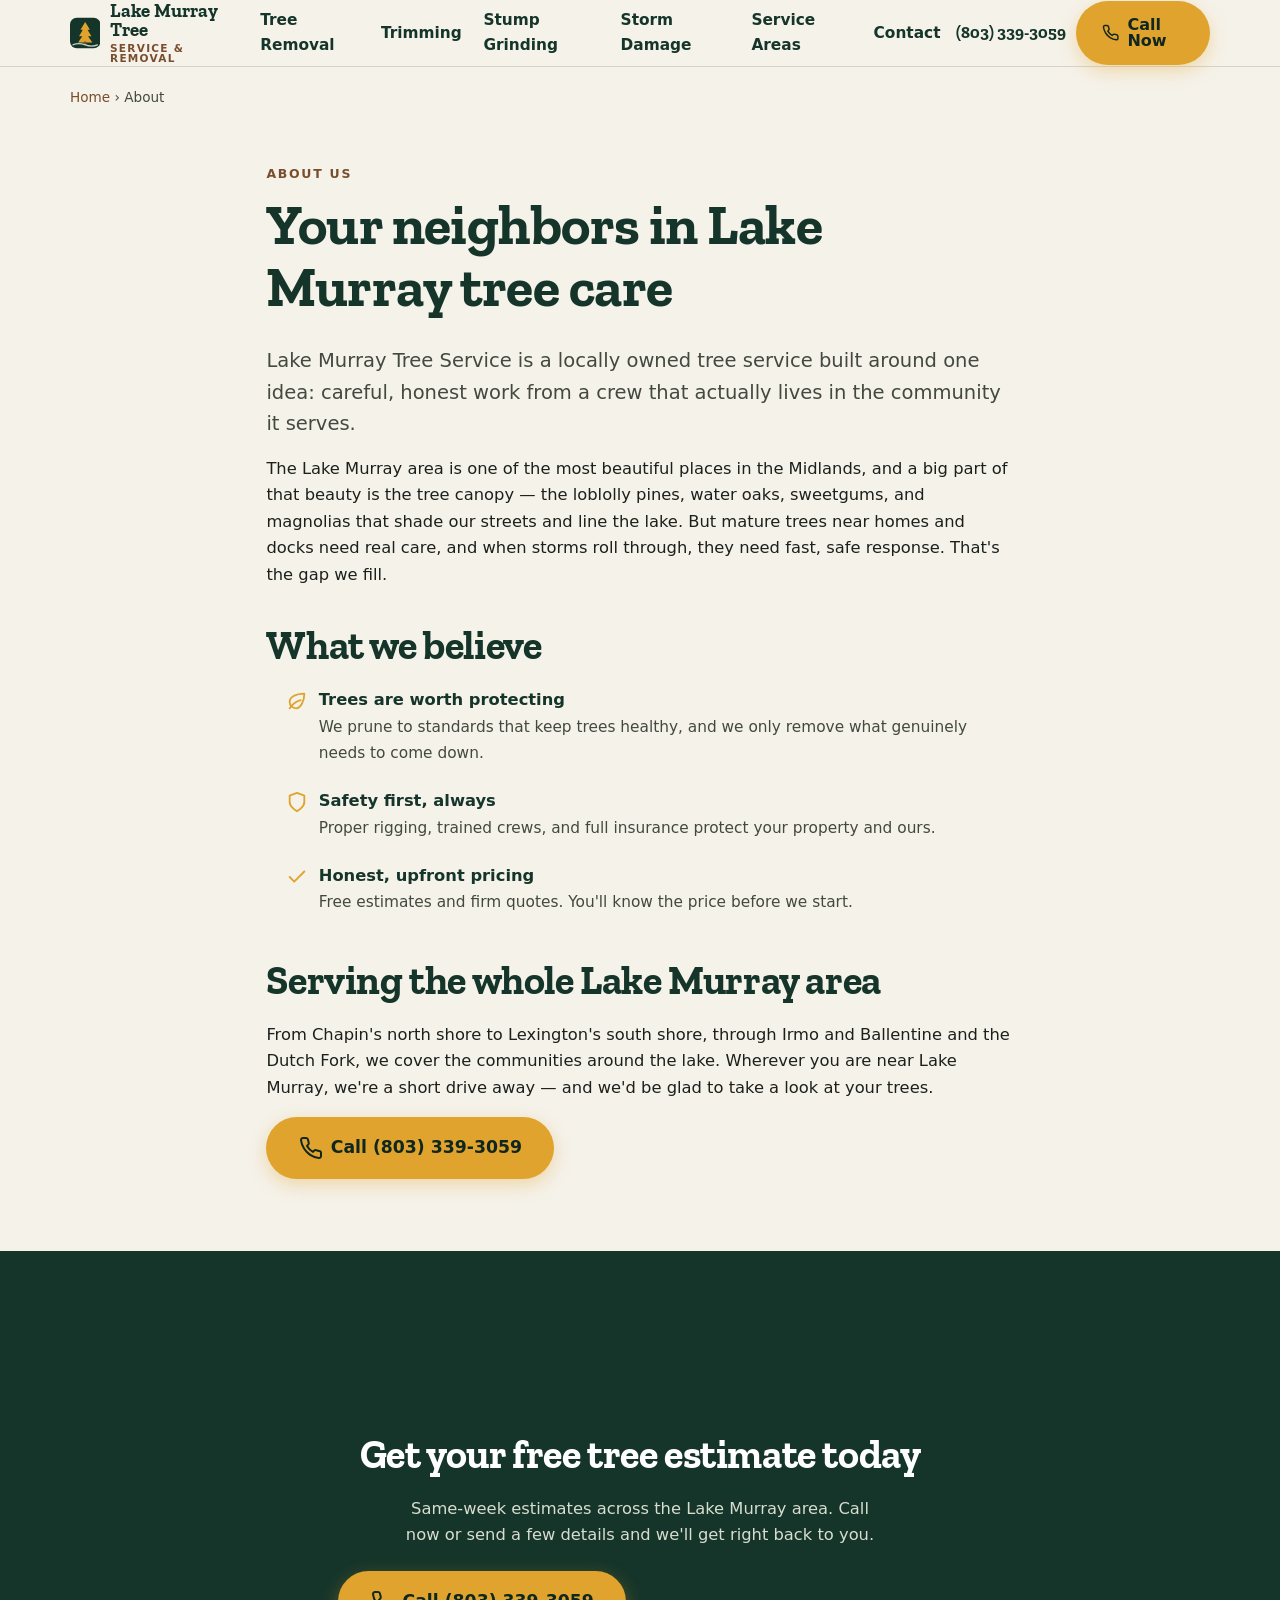
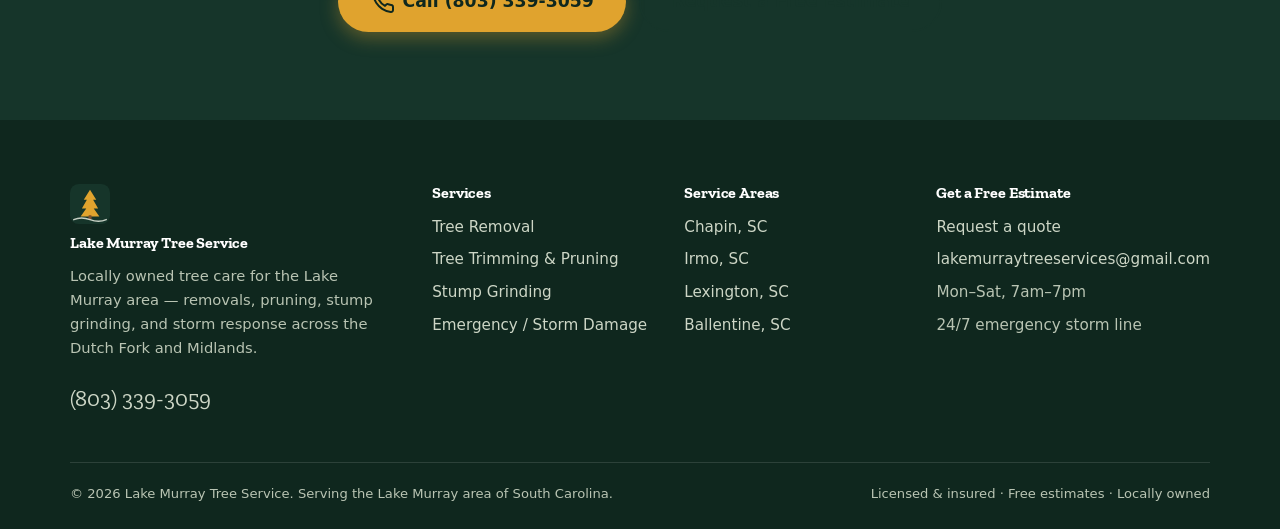
<file: about.html>
<!doctype html>
<html lang="en">
<head>
<meta charset="utf-8">
<meta name="viewport" content="width=device-width, initial-scale=1">
<title>About Lake Murray Tree Service | Locally Owned Tree Service, Lake Murray SC</title>
<meta name="description" content="Learn about Lake Murray Tree Service — a locally owned, licensed and insured tree care crew serving Chapin, Irmo, Lexington, Ballentine and the greater Lake Murray area of South Carolina.">
<link rel="canonical" href="https://lakemurraytreeservice.com/about.html">
<meta name="robots" content="index, follow, max-image-preview:large">
<meta name="theme-color" content="#16352a">
<meta property="og:type" content="website">
<meta property="og:site_name" content="Lake Murray Tree Service">
<meta property="og:title" content="About Lake Murray Tree Service | Locally Owned Tree Service, Lake Murray SC">
<meta property="og:description" content="Learn about Lake Murray Tree Service — a locally owned, licensed and insured tree care crew serving Chapin, Irmo, Lexington, Ballentine and the greater Lake Murray area of South Carolina.">
<meta property="og:url" content="https://lakemurraytreeservice.com/about.html">
<meta property="og:image" content="https://lakemurraytreeservice.com/assets/og-image.png">
<meta name="twitter:card" content="summary_large_image">
<meta name="twitter:title" content="About Lake Murray Tree Service | Locally Owned Tree Service, Lake Murray SC">
<meta name="twitter:description" content="Learn about Lake Murray Tree Service — a locally owned, licensed and insured tree care crew serving Chapin, Irmo, Lexington, Ballentine and the greater Lake Murray area of South Carolina.">
<meta name="twitter:image" content="https://lakemurraytreeservice.com/assets/og-image.png">
<link rel="icon" href="assets/favicon.svg" type="image/svg+xml">
<link rel="preconnect" href="https://fonts.googleapis.com">
<link rel="preconnect" href="https://fonts.gstatic.com" crossorigin>
<link href="https://fonts.googleapis.com/css2?family=Zilla+Slab:wght@500;600;700&display=swap" rel="stylesheet">
<style>/* ==========================================================================
   Lake Murray Tree Service — stylesheet
   Design system: "Southern canopy"
   Palette:  pine #16352A · heartwood #7A4E2D · sap-gold #E0A32E
             stone #F5F2EA · sage #E4EADE · ink #1C201B
   Display: Zilla Slab (web font, headings only)   Body: system stack (fast)
   ========================================================================== */

:root {
  --pine:        #16352a;
  --pine-deep:   #0f271e;
  --pine-mid:    #2c5545;
  --heartwood:   #7a4e2d;
  --sap:         #e0a32e;
  --sap-deep:    #c9871a;
  --stone:       #f5f2ea;
  --stone-warm:  #efeadd;
  --sage:        #e4eade;
  --ink:         #1c201b;
  --ink-soft:    #43493f;
  --line:        #d9d3c4;
  --white:       #ffffff;

  --font-display: "Zilla Slab", Georgia, "Times New Roman", serif;
  --font-body: system-ui, -apple-system, "Segoe UI", Roboto, Helvetica, Arial, sans-serif;

  --wrap: 1140px;
  --gap: clamp(1rem, 3vw, 2rem);
  --radius: 12px;
  --radius-lg: 20px;
  --shadow: 0 1px 2px rgba(15,39,30,.06), 0 8px 24px rgba(15,39,30,.08);
  --shadow-lg: 0 18px 48px rgba(15,39,30,.16);
  --ring: 0 0 0 3px rgba(224,163,46,.55);
}

/* ---------- reset ---------- */
*, *::before, *::after { box-sizing: border-box; }
html { -webkit-text-size-adjust: 100%; scroll-behavior: smooth; }
@media (prefers-reduced-motion: reduce) {
  html { scroll-behavior: auto; }
  *, *::before, *::after { animation-duration: .001ms !important; transition-duration: .001ms !important; }
}
body {
  margin: 0;
  font-family: var(--font-body);
  color: var(--ink);
  background: var(--stone);
  line-height: 1.62;
  font-size: 1.02rem;
  -webkit-font-smoothing: antialiased;
}
img, svg { max-width: 100%; height: auto; display: block; }
a { color: var(--pine-mid); text-decoration-thickness: 1px; text-underline-offset: 2px; }
a:hover { color: var(--pine); }
h1, h2, h3, h4 { font-family: var(--font-display); line-height: 1.1; color: var(--pine); font-weight: 700; margin: 0 0 .5em; letter-spacing: -.01em; }
h1 { font-size: clamp(2.1rem, 5.2vw, 3.5rem); }
h2 { font-size: clamp(1.7rem, 4vw, 2.5rem); }
h3 { font-size: clamp(1.2rem, 2.4vw, 1.5rem); }
p { margin: 0 0 1rem; }
:focus-visible { outline: none; box-shadow: var(--ring); border-radius: 6px; }

/* ---------- layout ---------- */
.wrap { width: min(var(--wrap), 100% - 2.4rem); margin-inline: auto; }
.section { padding: clamp(3rem, 7vw, 5.5rem) 0; }
.section--tight { padding: clamp(2rem, 5vw, 3.5rem) 0; }
.eyebrow {
  font-family: var(--font-body); font-weight: 700; text-transform: uppercase;
  letter-spacing: .14em; font-size: .78rem; color: var(--heartwood); margin: 0 0 .6rem;
}
.lede { font-size: clamp(1.05rem, 1.6vw, 1.22rem); color: var(--ink-soft); max-width: 60ch; }
.center { text-align: center; margin-inline: auto; }

/* ---------- buttons ---------- */
.btn {
  display: inline-flex; align-items: center; gap: .5rem;
  font-family: var(--font-body); font-weight: 700; font-size: 1rem;
  padding: .85rem 1.5rem; border-radius: 999px; border: 2px solid transparent;
  cursor: pointer; text-decoration: none; transition: transform .12s ease, background .2s ease, box-shadow .2s ease;
  line-height: 1;
}
.btn:active { transform: translateY(1px); }
.btn--call { background: var(--sap); color: var(--pine-deep); box-shadow: 0 6px 18px rgba(224,163,46,.35); }
.btn--call:hover { background: var(--sap-deep); color: var(--pine-deep); }
.btn--quote { background: var(--pine); color: var(--white); }
.btn--quote:hover { background: var(--pine-deep); color: var(--white); }
.btn--ghost { background: transparent; color: var(--pine); border-color: var(--pine); }
.btn--ghost:hover { background: var(--pine); color: var(--white); }
.btn--lg { padding: 1.05rem 1.9rem; font-size: 1.08rem; }
.btn-row { display: flex; flex-wrap: wrap; gap: .8rem; }

/* ---------- header ---------- */
.site-header {
  position: sticky; top: 0; z-index: 50;
  background: rgba(245,242,234,.92); backdrop-filter: blur(8px);
  border-bottom: 1px solid var(--line);
}
.header-inner { display: flex; align-items: center; gap: 1rem; min-height: 66px; }
.brand { display: flex; align-items: center; gap: .6rem; text-decoration: none; margin-right: auto; }
.brand svg { width: 34px; height: 34px; }
.brand-name { font-family: var(--font-display); font-weight: 700; font-size: 1.18rem; color: var(--pine); line-height: 1; }
.brand-name span { display: block; font-family: var(--font-body); font-weight: 600; font-size: .66rem; letter-spacing: .12em; text-transform: uppercase; color: var(--heartwood); margin-top: 3px; }
.nav { display: flex; align-items: center; gap: 1.35rem; }
.nav a { color: var(--pine); text-decoration: none; font-weight: 600; font-size: .96rem; }
.nav a:hover { color: var(--heartwood); }
.header-cta { display: flex; align-items: center; gap: .6rem; }
.header-phone { font-family: var(--font-display); font-weight: 700; color: var(--pine); text-decoration: none; font-size: 1.05rem; white-space: nowrap; }
.nav-toggle { display: none; background: none; border: 0; padding: .4rem; cursor: pointer; color: var(--pine); }
.nav-toggle svg { width: 28px; height: 28px; }

@media (max-width: 860px) {
  .nav-toggle { display: inline-flex; }
  .nav {
    position: absolute; top: 100%; left: 0; right: 0;
    flex-direction: column; align-items: stretch; gap: 0;
    background: var(--stone); border-bottom: 1px solid var(--line);
    padding: .5rem 1.2rem 1rem; box-shadow: var(--shadow);
    display: none;
  }
  .nav[data-open="true"] { display: flex; }
  .nav a { padding: .8rem .2rem; border-bottom: 1px solid var(--line); }
  .header-phone { display: none; }
}

/* ---------- hero ---------- */
.hero { position: relative; background: var(--pine); color: #eef1e9; overflow: hidden; }
.hero::after {
  /* subtle topographic contour rings, drawn in CSS — evokes lake depth lines */
  content: ""; position: absolute; inset: 0; pointer-events: none; opacity: .12;
  background:
    radial-gradient(120% 90% at 82% -10%, transparent 38%, rgba(224,163,46,.9) 39%, transparent 41%),
    radial-gradient(120% 90% at 82% -10%, transparent 52%, rgba(228,234,222,.7) 53%, transparent 55%),
    radial-gradient(120% 90% at 82% -10%, transparent 66%, rgba(228,234,222,.5) 67%, transparent 69%);
}
.hero-inner { position: relative; z-index: 2; padding: clamp(3rem, 8vw, 6rem) 0 0; }
.hero h1 { color: var(--white); max-width: 16ch; }
.hero .lede { color: #d7ded0; max-width: 52ch; }
.hero .eyebrow { color: var(--sap); }
.hero .btn-row { margin-top: 1.6rem; }
.hero .btn--ghost { color: #eef1e9; border-color: rgba(238,241,233,.5); }
.hero .btn--ghost:hover { background: #eef1e9; color: var(--pine); }
.trust-strip { display: flex; flex-wrap: wrap; gap: .6rem 1.4rem; margin-top: 1.8rem; padding-bottom: 2.5rem; }
.trust-chip { display: inline-flex; align-items: center; gap: .5rem; font-size: .92rem; font-weight: 600; color: #e7ecdf; }
.trust-chip svg { width: 18px; height: 18px; color: var(--sap); flex: none; }

/* signature: hand-built treeline silhouette */
.treeline { display: block; width: 100%; height: auto; position: relative; z-index: 2; margin-bottom: -1px; color: var(--stone); }
.treeline--flip { transform: scaleY(-1); color: var(--pine); }
.divider-treeline { color: var(--sage); background: var(--stone); }

/* ---------- service cards ---------- */
.grid { display: grid; gap: 1.2rem; }
.grid--services { grid-template-columns: repeat(auto-fit, minmax(240px, 1fr)); }
.card {
  background: var(--white); border: 1px solid var(--line); border-radius: var(--radius-lg);
  padding: 1.5rem; box-shadow: var(--shadow); transition: transform .15s ease, box-shadow .2s ease;
  display: flex; flex-direction: column;
}
a.card { text-decoration: none; color: inherit; }
a.card:hover { transform: translateY(-3px); box-shadow: var(--shadow-lg); }
.card-icon { width: 46px; height: 46px; border-radius: 12px; background: var(--sage); color: var(--pine);
  display: grid; place-items: center; margin-bottom: 1rem; }
.card-icon svg { width: 26px; height: 26px; }
.card h3 { margin-bottom: .35rem; }
.card p { color: var(--ink-soft); font-size: .98rem; margin-bottom: .9rem; }
.card .card-link { margin-top: auto; font-weight: 700; color: var(--heartwood); font-size: .95rem; }

/* ---------- towns grid ---------- */
.towns { display: grid; grid-template-columns: repeat(auto-fit, minmax(180px,1fr)); gap: .8rem; }
.town {
  background: var(--white); border: 1px solid var(--line); border-radius: var(--radius);
  padding: 1rem 1.1rem; text-decoration: none; color: var(--pine); font-weight: 700;
  display: flex; align-items: center; justify-content: space-between; gap: .5rem; transition: background .15s ease;
}
.town:hover { background: var(--sage); }
.town span { font-family: var(--font-body); font-weight: 500; color: var(--ink-soft); font-size: .82rem; }

/* ---------- process ---------- */
.steps { display: grid; grid-template-columns: repeat(auto-fit, minmax(220px,1fr)); gap: 1.4rem; counter-reset: step; }
.step { position: relative; padding-top: .5rem; }
.step-num {
  font-family: var(--font-display); font-weight: 700; font-size: 1.1rem; color: var(--pine-deep);
  width: 42px; height: 42px; border-radius: 50%; background: var(--sap); display: grid; place-items: center; margin-bottom: .8rem;
}
.step h3 { font-size: 1.15rem; }
.step p { color: var(--ink-soft); font-size: .96rem; margin: 0; }

/* ---------- alternating band ---------- */
.band-sage { background: var(--sage); }
.band-pine { background: var(--pine); color: #e7ecdf; }
.band-pine h2, .band-pine h3 { color: var(--white); }
.band-pine .lede { color: #cdd6c6; }

/* feature list */
.features { list-style: none; margin: 0; padding: 0; display: grid; gap: .9rem; }
.features li { display: flex; gap: .7rem; align-items: flex-start; }
.features svg { width: 22px; height: 22px; color: var(--sap); flex: none; margin-top: 3px; }
.features strong { display: block; color: var(--pine); }
.band-pine .features strong { color: var(--white); }
.features span { color: var(--ink-soft); font-size: .96rem; }
.band-pine .features span { color: #cdd6c6; }

/* ---------- FAQ (details/summary — no-JS, AEO-friendly) ---------- */
.faq { max-width: 780px; margin-inline: auto; }
.faq details { background: var(--white); border: 1px solid var(--line); border-radius: var(--radius); margin-bottom: .7rem; overflow: hidden; }
.faq summary {
  cursor: pointer; list-style: none; padding: 1.05rem 1.2rem; font-family: var(--font-display);
  font-weight: 600; font-size: 1.08rem; color: var(--pine); display: flex; justify-content: space-between; gap: 1rem; align-items: center;
}
.faq summary::-webkit-details-marker { display: none; }
.faq summary::after { content: "+"; font-size: 1.5rem; color: var(--heartwood); transition: transform .2s ease; line-height: 1; }
.faq details[open] summary::after { transform: rotate(45deg); }
.faq .faq-body { padding: 0 1.2rem 1.2rem; color: var(--ink-soft); }
.faq .faq-body p { margin: 0; }

/* ---------- testimonials ---------- */
.quotes { display: grid; grid-template-columns: repeat(auto-fit, minmax(260px,1fr)); gap: 1.2rem; }
.quote { background: var(--white); border: 1px solid var(--line); border-left: 4px solid var(--sap); border-radius: var(--radius); padding: 1.4rem; }
.quote p { font-style: italic; color: var(--ink); margin-bottom: .8rem; }
.quote cite { font-style: normal; font-weight: 700; color: var(--pine); font-size: .95rem; }
.quote cite span { display: block; font-weight: 500; color: var(--ink-soft); font-size: .85rem; }

/* ---------- CTA band ---------- */
.cta-band { text-align: center; }
.cta-band h2 { color: var(--white); }
.cta-band p { color: #d7ded0; max-width: 46ch; margin-inline: auto; }
.cta-band .btn-row { justify-content: center; margin-top: 1.4rem; }

/* ---------- quote form ---------- */
.quote-form { background: var(--white); border: 1px solid var(--line); border-radius: var(--radius-lg); padding: clamp(1.4rem, 3vw, 2.2rem); box-shadow: var(--shadow); }
.field { margin-bottom: 1rem; }
.field label { display: block; font-weight: 700; color: var(--pine); margin-bottom: .35rem; font-size: .95rem; }
.field input, .field select, .field textarea {
  width: 100%; padding: .8rem .9rem; border: 1.5px solid var(--line); border-radius: 10px;
  font: inherit; color: var(--ink); background: var(--stone); }
.field input:focus, .field select:focus, .field textarea:focus { border-color: var(--sap); background: var(--white); }
.field-row { display: grid; grid-template-columns: 1fr 1fr; gap: 1rem; }
@media (max-width: 520px) { .field-row { grid-template-columns: 1fr; } }
.form-note { font-size: .85rem; color: var(--ink-soft); margin-top: .6rem; }
.two-col { display: grid; grid-template-columns: 1fr 1fr; gap: clamp(1.5rem,4vw,3rem); align-items: start; }
@media (max-width: 820px) { .two-col { grid-template-columns: 1fr; } }

/* ---------- content prose (service/location body) ---------- */
.prose { max-width: 72ch; }
.prose h2 { margin-top: 2.2rem; }
.prose h3 { margin-top: 1.6rem; }
.prose ul { padding-left: 1.2rem; }
.prose li { margin-bottom: .45rem; }
.pricing-table { width: 100%; border-collapse: collapse; margin: 1.2rem 0; background: var(--white); border-radius: var(--radius); overflow: hidden; box-shadow: var(--shadow); }
.pricing-table th, .pricing-table td { text-align: left; padding: .8rem 1rem; border-bottom: 1px solid var(--line); }
.pricing-table th { background: var(--sage); font-family: var(--font-display); color: var(--pine); }
.pricing-table tr:last-child td { border-bottom: 0; }

/* breadcrumb */
.crumbs { font-size: .85rem; color: var(--ink-soft); padding-top: 1.2rem; }
.crumbs a { color: var(--heartwood); text-decoration: none; }
.crumbs a:hover { text-decoration: underline; }

/* ---------- footer ---------- */
.site-footer { background: var(--pine-deep); color: #b9c4b3; padding: clamp(2.5rem,5vw,4rem) 0 1.5rem; }
.footer-grid { display: grid; grid-template-columns: 1.5fr 1fr 1fr 1.2fr; gap: 2rem; }
@media (max-width: 780px) { .footer-grid { grid-template-columns: 1fr 1fr; gap: 1.6rem; } }
@media (max-width: 460px) { .footer-grid { grid-template-columns: 1fr; } }
.site-footer h4 { color: var(--white); font-size: 1rem; margin-bottom: .8rem; }
.site-footer a { color: #cdd6c6; text-decoration: none; }
.site-footer a:hover { color: var(--sap); }
.footer-links { list-style: none; padding: 0; margin: 0; display: grid; gap: .5rem; font-size: .95rem; }
.footer-brand svg { width: 40px; height: 40px; margin-bottom: .6rem; }
.footer-brand p { font-size: .92rem; max-width: 34ch; }
.footer-phone { font-family: var(--font-display); font-size: 1.4rem; color: var(--white); text-decoration: none; display: inline-block; margin: .3rem 0; }
.footer-bottom { border-top: 1px solid rgba(255,255,255,.12); margin-top: 2.5rem; padding-top: 1.3rem; font-size: .82rem; display: flex; flex-wrap: wrap; justify-content: space-between; gap: .6rem; }
.footer-bottom p { margin: 0; }

/* ---------- sticky mobile call bar ---------- */
.mobile-callbar { display: none; }
@media (max-width: 640px) {
  .mobile-callbar {
    display: grid; grid-template-columns: 1fr 1fr; gap: 0;
    position: fixed; bottom: 0; left: 0; right: 0; z-index: 60;
    box-shadow: 0 -4px 16px rgba(15,39,30,.2);
  }
  .mobile-callbar a { display: flex; align-items: center; justify-content: center; gap: .5rem; padding: .95rem; font-weight: 700; text-decoration: none; font-size: 1rem; }
  .mobile-callbar .mc-call { background: var(--sap); color: var(--pine-deep); }
  .mobile-callbar .mc-quote { background: var(--pine); color: #fff; }
  .mobile-callbar svg { width: 20px; height: 20px; }
  body { padding-bottom: 56px; }
}

/* utilities */
.mt-0 { margin-top: 0; }
.stack > * + * { margin-top: 1rem; }
.muted { color: var(--ink-soft); }
</style>
<script type="application/ld+json">{"@context":"https://schema.org","@graph":[{"@type":["HomeAndConstructionBusiness","LocalBusiness"],"@id":"https://lakemurraytreeservice.com/#business","name":"Lake Murray Tree Service","url":"https://lakemurraytreeservice.com/","telephone":"+18033393059","email":"lakemurraytreeservices@gmail.com","image":"https://lakemurraytreeservice.com/assets/og-image.png","logo":"https://lakemurraytreeservice.com/assets/favicon.svg","priceRange":"$$","description":"Locally owned tree service serving the Lake Murray area of South Carolina \u2014 tree removal, trimming and pruning, stump grinding, and 24/7 storm-damage response.","address":{"@type":"PostalAddress","addressLocality":"Chapin","addressRegion":"SC","postalCode":"29036","addressCountry":"US"},"geo":{"@type":"GeoCoordinates","latitude":34.1662,"longitude":-81.3498},"areaServed":[{"@type":"City","name":"Chapin"},{"@type":"City","name":"Irmo"},{"@type":"City","name":"Lexington"},{"@type":"City","name":"Ballentine"},{"@type":"City","name":"Lake Murray"},{"@type":"City","name":"Dutch Fork"},{"@type":"City","name":"Prosperity"},{"@type":"City","name":"Gilbert"},{"@type":"City","name":"Columbia"}],"openingHoursSpecification":[{"@type":"OpeningHoursSpecification","dayOfWeek":["Monday","Tuesday","Wednesday","Thursday","Friday","Saturday"],"opens":"07:00","closes":"19:00"}],"knowsAbout":["tree removal","tree pruning","stump grinding","storm damage cleanup","hazardous tree assessment","lot clearing"]},{"@type":"WebSite","@id":"https://lakemurraytreeservice.com/#website","url":"https://lakemurraytreeservice.com/","name":"Lake Murray Tree Service","publisher":{"@id":"https://lakemurraytreeservice.com/#business"}}]}</script><script type="application/ld+json">{"@type":"BreadcrumbList","itemListElement":[{"@type":"ListItem","position":1,"name":"Home","item":"https://lakemurraytreeservice.com/"},{"@type":"ListItem","position":2,"name":"About","item":"https://lakemurraytreeservice.com/about.html"}],"@context":"https://schema.org"}</script>
</head>
<body>
<a class="skip-link" href="#main" style="position:absolute;left:-999px">Skip to content</a>
<header class="site-header">
  <div class="wrap header-inner">
    <a class="brand" href="index.html" aria-label="Lake Murray Tree Service home">
      <svg width="34" height="34" viewBox="0 0 64 64" aria-hidden="true"><rect width="64" height="64" rx="14" fill="#16352a"/><path d="M32 9 L42 25 H37 L45 39 H38 L47 52 H17 L26 39 H19 L27 25 H22 Z" fill="#e0a32e"/><rect x="29.5" y="50" width="5" height="7" rx="1" fill="#7a4e2d"/><path d="M6 57 q12 -5 26 0 t26 0" fill="none" stroke="#e4eade" stroke-width="2.4" stroke-linecap="round" opacity="0.85"/></svg>
      <span class="brand-name">Lake Murray Tree<span>Service &amp; Removal</span></span>
    </a>
    <nav class="nav" id="primary-nav" aria-label="Primary"><a href="tree-removal.html">Tree Removal</a><a href="tree-trimming.html">Trimming</a><a href="stump-grinding.html">Stump Grinding</a><a href="emergency-tree-service.html">Storm Damage</a><a href="index.html#areas">Service Areas</a><a href="contact.html">Contact</a></nav>
    <div class="header-cta">
      <a class="header-phone" href="tel:+18033393059">(803) 339-3059</a>
      <a class="btn btn--call" href="tel:+18033393059"><svg class="" width="24" height="24" viewBox="0 0 24 24" fill="none" stroke="currentColor" stroke-width="2" stroke-linecap="round" stroke-linejoin="round" aria-hidden="true"><path d="M22 16.9v3a2 2 0 0 1-2.2 2 19.8 19.8 0 0 1-8.6-3.1 19.5 19.5 0 0 1-6-6A19.8 19.8 0 0 1 2 4.1 2 2 0 0 1 4 2h3a2 2 0 0 1 2 1.7c.1 1 .4 1.9.7 2.8a2 2 0 0 1-.5 2.1L8 9.9a16 16 0 0 0 6 6l1.3-1.3a2 2 0 0 1 2.1-.4c.9.3 1.8.6 2.8.7a2 2 0 0 1 1.8 2z"/></svg> Call Now</a>
      <button class="nav-toggle" aria-label="Open menu" aria-controls="primary-nav" aria-expanded="false"><svg class="" width="24" height="24" viewBox="0 0 24 24" fill="none" stroke="currentColor" stroke-width="2" stroke-linecap="round" stroke-linejoin="round" aria-hidden="true"><path d="M3 12h18M3 6h18M3 18h18"/></svg></button>
    </div>
  </div>
</header>
<div class="mobile-callbar">
  <a class="mc-call" href="tel:+18033393059"><svg class="" width="24" height="24" viewBox="0 0 24 24" fill="none" stroke="currentColor" stroke-width="2" stroke-linecap="round" stroke-linejoin="round" aria-hidden="true"><path d="M22 16.9v3a2 2 0 0 1-2.2 2 19.8 19.8 0 0 1-8.6-3.1 19.5 19.5 0 0 1-6-6A19.8 19.8 0 0 1 2 4.1 2 2 0 0 1 4 2h3a2 2 0 0 1 2 1.7c.1 1 .4 1.9.7 2.8a2 2 0 0 1-.5 2.1L8 9.9a16 16 0 0 0 6 6l1.3-1.3a2 2 0 0 1 2.1-.4c.9.3 1.8.6 2.8.7a2 2 0 0 1 1.8 2z"/></svg> Call</a>
  <a class="mc-quote" href="contact.html"><svg class="" width="24" height="24" viewBox="0 0 24 24" fill="none" stroke="currentColor" stroke-width="2" stroke-linecap="round" stroke-linejoin="round" aria-hidden="true"><path d="M11 20A7 7 0 0 1 4 13C4 8 10 4 20 4c0 8-4 16-9 16z"/><path d="M4 20c4-6 8-8 12-9"/></svg> Free Estimate</a>
</div>
<main id="main">
<div class="wrap crumbs"><a href="index.html">Home</a> &rsaquo; <span>About</span></div>
<section class="section--tight">
  <div class="wrap prose">
    <p class="eyebrow">About us</p>
    <h1>Your neighbors in Lake Murray tree care</h1>
    <p class="lede">Lake Murray Tree Service is a locally owned tree service built around one idea: careful, honest work from a crew that actually lives in the community it serves.</p>
    <p>The Lake Murray area is one of the most beautiful places in the Midlands, and a big part of that beauty is the tree canopy — the loblolly pines, water oaks, sweetgums, and magnolias that shade our streets and line the lake. But mature trees near homes and docks need real care, and when storms roll through, they need fast, safe response. That's the gap we fill.</p>
    <h2>What we believe</h2>
    <ul class="features">
      <li><svg class="" width="24" height="24" viewBox="0 0 24 24" fill="none" stroke="currentColor" stroke-width="2" stroke-linecap="round" stroke-linejoin="round" aria-hidden="true"><path d="M11 20A7 7 0 0 1 4 13C4 8 10 4 20 4c0 8-4 16-9 16z"/><path d="M4 20c4-6 8-8 12-9"/></svg><div><strong>Trees are worth protecting</strong><span>We prune to standards that keep trees healthy, and we only remove what genuinely needs to come down.</span></div></li>
      <li><svg class="" width="24" height="24" viewBox="0 0 24 24" fill="none" stroke="currentColor" stroke-width="2" stroke-linecap="round" stroke-linejoin="round" aria-hidden="true"><path d="M12 22s8-4 8-10V5l-8-3-8 3v7c0 6 8 10 8 10z"/></svg><div><strong>Safety first, always</strong><span>Proper rigging, trained crews, and full insurance protect your property and ours.</span></div></li>
      <li><svg class="" width="24" height="24" viewBox="0 0 24 24" fill="none" stroke="currentColor" stroke-width="2" stroke-linecap="round" stroke-linejoin="round" aria-hidden="true"><path d="M20 6L9 17l-5-5"/></svg><div><strong>Honest, upfront pricing</strong><span>Free estimates and firm quotes. You'll know the price before we start.</span></div></li>
    </ul>
    <h2>Serving the whole Lake Murray area</h2>
    <p>From Chapin's north shore to Lexington's south shore, through Irmo and Ballentine and the Dutch Fork, we cover the communities around the lake. Wherever you are near Lake Murray, we're a short drive away — and we'd be glad to take a look at your trees.</p>
    <p><a class="btn btn--call btn--lg" href="tel:+18033393059"><svg class="" width="24" height="24" viewBox="0 0 24 24" fill="none" stroke="currentColor" stroke-width="2" stroke-linecap="round" stroke-linejoin="round" aria-hidden="true"><path d="M22 16.9v3a2 2 0 0 1-2.2 2 19.8 19.8 0 0 1-8.6-3.1 19.5 19.5 0 0 1-6-6A19.8 19.8 0 0 1 2 4.1 2 2 0 0 1 4 2h3a2 2 0 0 1 2 1.7c.1 1 .4 1.9.7 2.8a2 2 0 0 1-.5 2.1L8 9.9a16 16 0 0 0 6 6l1.3-1.3a2 2 0 0 1 2.1-.4c.9.3 1.8.6 2.8.7a2 2 0 0 1 1.8 2z"/></svg> Call (803) 339-3059</a></p>
  </div>
</section>
<section class="section band-pine cta-band">
  <svg class="treeline treeline--flip" viewBox="0 0 1200 88" preserveAspectRatio="none" aria-hidden="true"><path d="M0,88 L0,74 L7,74 L23,36 L39,74 L51,74 L63,31 L75,74 L83,74 Q97,49 111,74 L120,74 L134,46 L148,74 L159,74 Q180,48 201,74 L212,74 L226,31 L240,74 L254,74 L272,30 L290,74 L303,74 L315,30 L327,74 L342,74 L349,10 L356,74 L374,74 L392,41 L410,74 L428,74 L435,24 L442,74 L457,74 Q475,46 493,74 L508,74 L515,19 L522,74 L538,74 L552,30 L566,74 L576,74 Q592,47 608,74 L622,74 L629,27 L636,74 L650,74 Q666,37 682,74 L691,74 Q709,36 727,74 L737,74 Q755,43 773,74 L784,74 L798,46 L812,74 L831,74 L841,13 L851,74 L869,74 Q887,41 905,74 L915,74 L927,32 L939,74 L952,74 L970,38 L988,74 L1000,74 Q1016,37 1032,74 L1041,74 L1053,31 L1065,74 L1075,74 Q1093,39 1111,74 L1131,74 L1142,14 L1153,74 L1173,74 L1185,40 L1197,74 L1200,74 L1200,88 Z" fill="currentColor"/></svg>
  <div class="wrap">
    <h2>Get your free tree estimate today</h2>
    <p>Same-week estimates across the Lake Murray area. Call now or send a few details and we'll get right back to you.</p>
    <div class="btn-row">
      <a class="btn btn--call btn--lg" href="tel:+18033393059"><svg class="" width="24" height="24" viewBox="0 0 24 24" fill="none" stroke="currentColor" stroke-width="2" stroke-linecap="round" stroke-linejoin="round" aria-hidden="true"><path d="M22 16.9v3a2 2 0 0 1-2.2 2 19.8 19.8 0 0 1-8.6-3.1 19.5 19.5 0 0 1-6-6A19.8 19.8 0 0 1 2 4.1 2 2 0 0 1 4 2h3a2 2 0 0 1 2 1.7c.1 1 .4 1.9.7 2.8a2 2 0 0 1-.5 2.1L8 9.9a16 16 0 0 0 6 6l1.3-1.3a2 2 0 0 1 2.1-.4c.9.3 1.8.6 2.8.7a2 2 0 0 1 1.8 2z"/></svg> Call (803) 339-3059</a>
      <a class="btn btn--ghost btn--lg" href="contact.html">Request a Free Estimate</a>
    </div>
  </div>
</section>
</main>
<footer class="site-footer">
  <div class="wrap footer-grid">
    <div class="footer-brand">
      <svg width="40" height="40" viewBox="0 0 64 64" aria-hidden="true"><rect width="64" height="64" rx="14" fill="#16352a"/><path d="M32 9 L42 25 H37 L45 39 H38 L47 52 H17 L26 39 H19 L27 25 H22 Z" fill="#e0a32e"/><rect x="29.5" y="50" width="5" height="7" rx="1" fill="#7a4e2d"/><path d="M6 57 q12 -5 26 0 t26 0" fill="none" stroke="#e4eade" stroke-width="2.4" stroke-linecap="round" opacity="0.85"/></svg>
      <h4>Lake Murray Tree Service</h4>
      <p>Locally owned tree care for the Lake Murray area — removals, pruning, stump grinding, and storm response across the Dutch Fork and Midlands.</p>
      <a class="footer-phone" href="tel:+18033393059">(803) 339-3059</a>
    </div>
    <div><h4>Services</h4><ul class="footer-links"><li><a href="tree-removal.html">Tree Removal</a></li><li><a href="tree-trimming.html">Tree Trimming & Pruning</a></li><li><a href="stump-grinding.html">Stump Grinding</a></li><li><a href="emergency-tree-service.html">Emergency / Storm Damage</a></li></ul></div>
    <div><h4>Service Areas</h4><ul class="footer-links"><li><a href="chapin-tree-service.html">Chapin, SC</a></li><li><a href="irmo-tree-service.html">Irmo, SC</a></li><li><a href="lexington-tree-service.html">Lexington, SC</a></li><li><a href="ballentine-tree-service.html">Ballentine, SC</a></li></ul></div>
    <div>
      <h4>Get a Free Estimate</h4>
      <ul class="footer-links">
        <li><a href="contact.html">Request a quote</a></li>
        <li><a href="mailto:lakemurraytreeservices@gmail.com">lakemurraytreeservices@gmail.com</a></li>
        <li>Mon–Sat, 7am–7pm</li>
        <li>24/7 emergency storm line</li>
      </ul>
    </div>
  </div>
  <div class="wrap footer-bottom">
    <p>&copy; <span id="year">2026</span> Lake Murray Tree Service. Serving the Lake Murray area of South Carolina.</p>
    <p>Licensed &amp; insured · Free estimates · Locally owned</p>
  </div>
</footer>
<script>/* Lake Murray Tree Service — minimal progressive-enhancement JS */
(function () {
  "use strict";

  // Mobile nav toggle
  var toggle = document.querySelector(".nav-toggle");
  var nav = document.getElementById("primary-nav");
  if (toggle && nav) {
    toggle.addEventListener("click", function () {
      var open = nav.getAttribute("data-open") === "true";
      nav.setAttribute("data-open", String(!open));
      toggle.setAttribute("aria-expanded", String(!open));
    });
    nav.querySelectorAll("a").forEach(function (a) {
      a.addEventListener("click", function () {
        nav.setAttribute("data-open", "false");
        toggle.setAttribute("aria-expanded", "false");
      });
    });
  }

  // Current year in footer
  var y = document.getElementById("year");
  if (y) { y.textContent = new Date().getFullYear(); }

  /* Quote form — front-end stub.
     Replace with your real handler: Formspree, Netlify Forms, Web3Forms,
     or a POST to your CRM / call-tracking provider. See README. */
  var form = document.getElementById("quote-form");
  if (form) {
    form.addEventListener("submit", function (e) {
      e.preventDefault();
      var status = document.getElementById("form-status");
      if (status) {
        status.textContent =
          "Thanks — this demo form isn't wired to a mailbox yet. Connect it to Formspree or Netlify Forms (see README), then your request will land in your inbox.";
        status.style.color = "#7a4e2d";
      }
    });
  }
})();
</script>
</body>
</html>
</file>
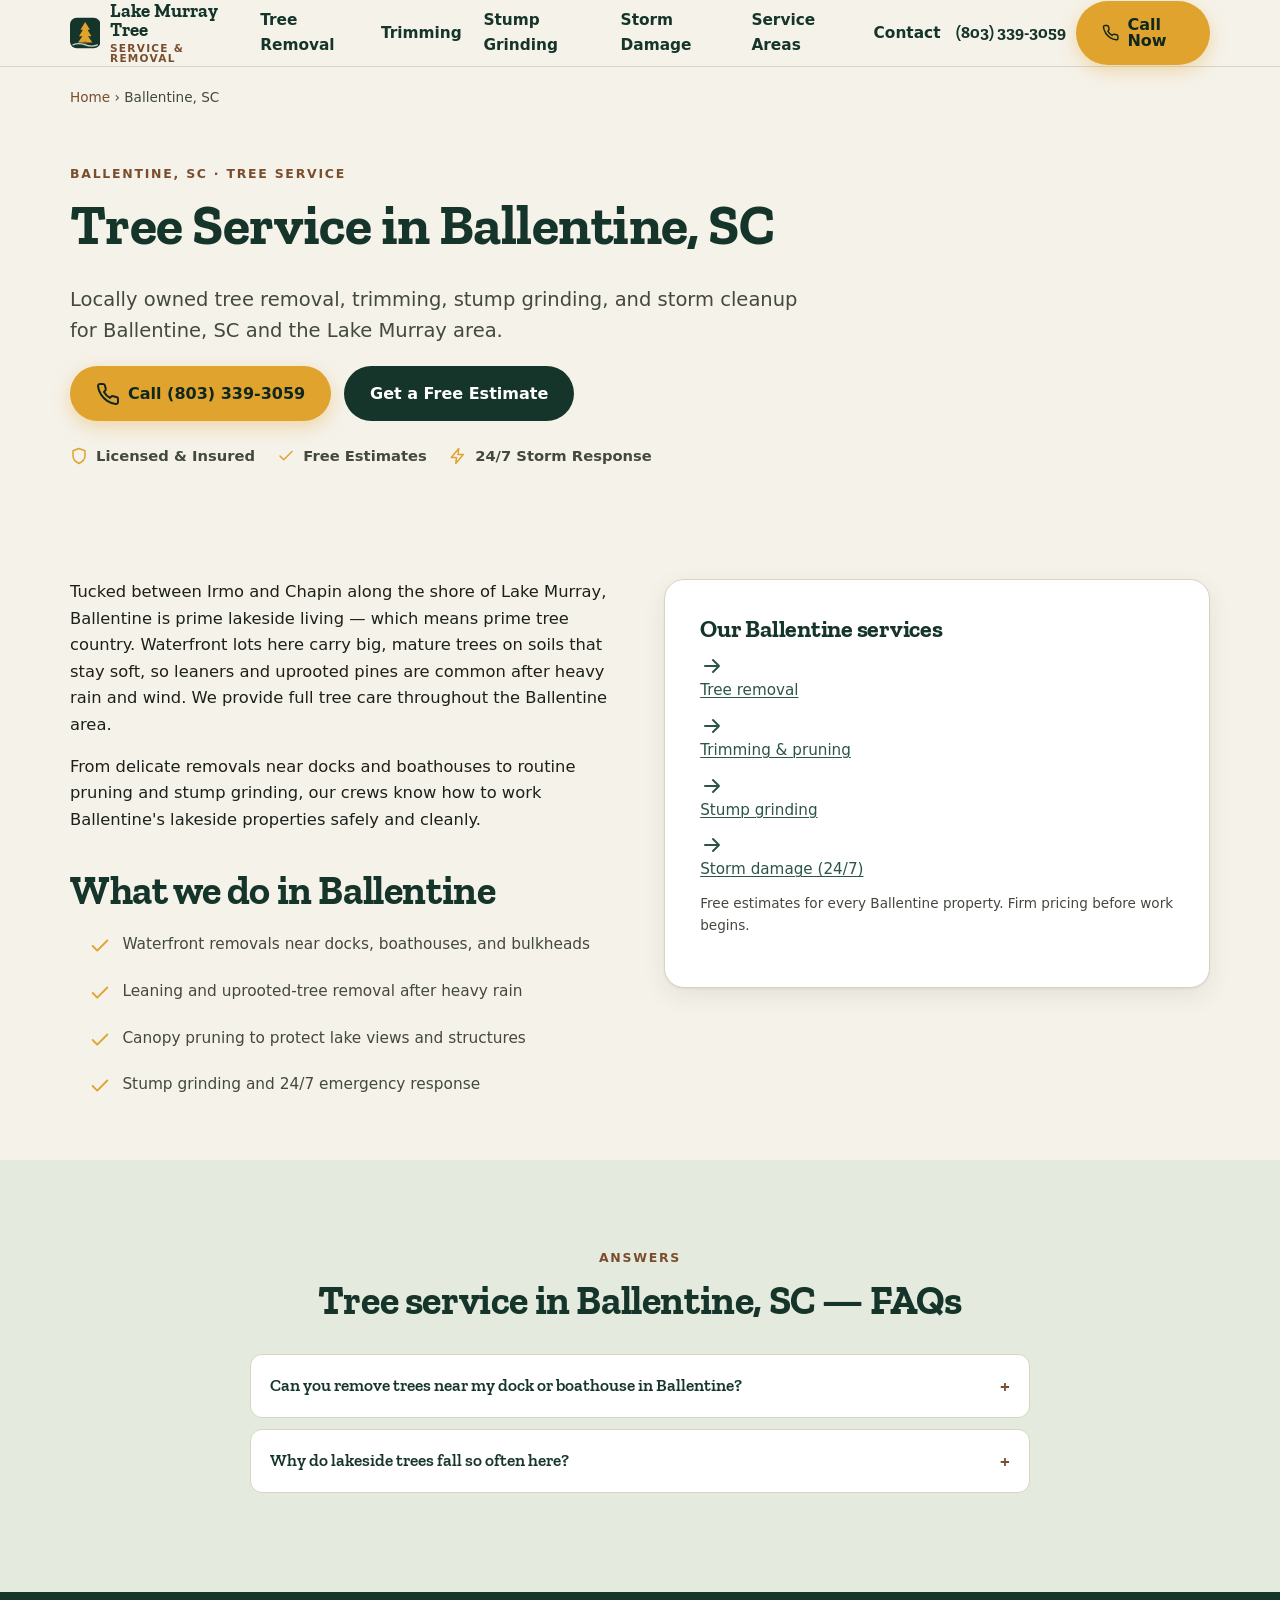
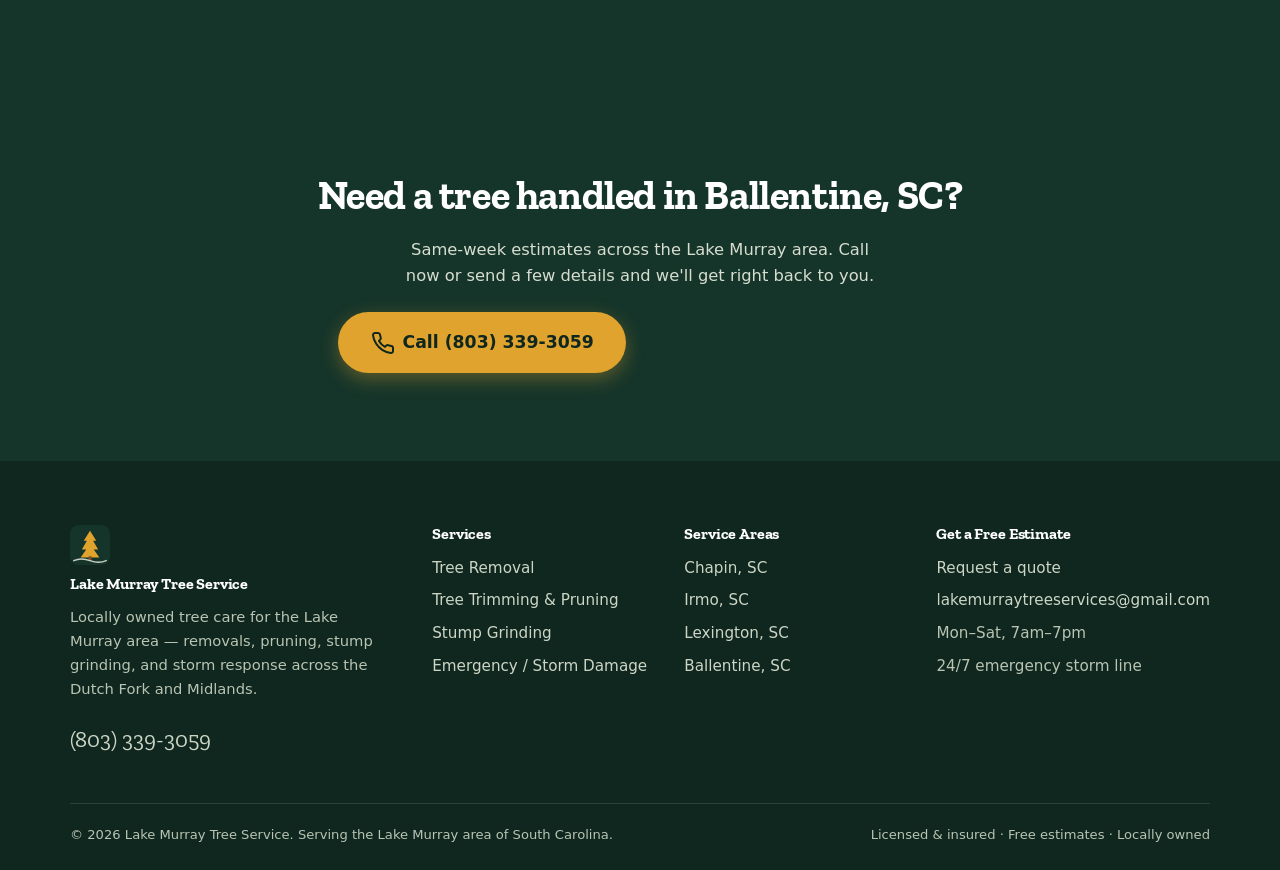
<file: ballentine-tree-service.html>
<!doctype html>
<html lang="en">
<head>
<meta charset="utf-8">
<meta name="viewport" content="width=device-width, initial-scale=1">
<title>Tree Service in Ballentine, SC | Removal, Trimming &amp; Stump Grinding</title>
<meta name="description" content="Tree service in Ballentine, SC. Tree removal, pruning, stump grinding &amp; storm cleanup between Irmo and Chapin on Lake Murray. Locally owned, insured. Free estimates.">
<link rel="canonical" href="https://lakemurraytreeservice.com/ballentine-tree-service.html">
<meta name="robots" content="index, follow, max-image-preview:large">
<meta name="theme-color" content="#16352a">
<meta property="og:type" content="website">
<meta property="og:site_name" content="Lake Murray Tree Service">
<meta property="og:title" content="Tree Service in Ballentine, SC | Removal, Trimming &amp; Stump Grinding">
<meta property="og:description" content="Tree service in Ballentine, SC. Tree removal, pruning, stump grinding &amp; storm cleanup between Irmo and Chapin on Lake Murray. Locally owned, insured. Free estimates.">
<meta property="og:url" content="https://lakemurraytreeservice.com/ballentine-tree-service.html">
<meta property="og:image" content="https://lakemurraytreeservice.com/assets/og-image.png">
<meta name="twitter:card" content="summary_large_image">
<meta name="twitter:title" content="Tree Service in Ballentine, SC | Removal, Trimming &amp; Stump Grinding">
<meta name="twitter:description" content="Tree service in Ballentine, SC. Tree removal, pruning, stump grinding &amp; storm cleanup between Irmo and Chapin on Lake Murray. Locally owned, insured. Free estimates.">
<meta name="twitter:image" content="https://lakemurraytreeservice.com/assets/og-image.png">
<link rel="icon" href="assets/favicon.svg" type="image/svg+xml">
<link rel="preconnect" href="https://fonts.googleapis.com">
<link rel="preconnect" href="https://fonts.gstatic.com" crossorigin>
<link href="https://fonts.googleapis.com/css2?family=Zilla+Slab:wght@500;600;700&display=swap" rel="stylesheet">
<style>/* ==========================================================================
   Lake Murray Tree Service — stylesheet
   Design system: "Southern canopy"
   Palette:  pine #16352A · heartwood #7A4E2D · sap-gold #E0A32E
             stone #F5F2EA · sage #E4EADE · ink #1C201B
   Display: Zilla Slab (web font, headings only)   Body: system stack (fast)
   ========================================================================== */

:root {
  --pine:        #16352a;
  --pine-deep:   #0f271e;
  --pine-mid:    #2c5545;
  --heartwood:   #7a4e2d;
  --sap:         #e0a32e;
  --sap-deep:    #c9871a;
  --stone:       #f5f2ea;
  --stone-warm:  #efeadd;
  --sage:        #e4eade;
  --ink:         #1c201b;
  --ink-soft:    #43493f;
  --line:        #d9d3c4;
  --white:       #ffffff;

  --font-display: "Zilla Slab", Georgia, "Times New Roman", serif;
  --font-body: system-ui, -apple-system, "Segoe UI", Roboto, Helvetica, Arial, sans-serif;

  --wrap: 1140px;
  --gap: clamp(1rem, 3vw, 2rem);
  --radius: 12px;
  --radius-lg: 20px;
  --shadow: 0 1px 2px rgba(15,39,30,.06), 0 8px 24px rgba(15,39,30,.08);
  --shadow-lg: 0 18px 48px rgba(15,39,30,.16);
  --ring: 0 0 0 3px rgba(224,163,46,.55);
}

/* ---------- reset ---------- */
*, *::before, *::after { box-sizing: border-box; }
html { -webkit-text-size-adjust: 100%; scroll-behavior: smooth; }
@media (prefers-reduced-motion: reduce) {
  html { scroll-behavior: auto; }
  *, *::before, *::after { animation-duration: .001ms !important; transition-duration: .001ms !important; }
}
body {
  margin: 0;
  font-family: var(--font-body);
  color: var(--ink);
  background: var(--stone);
  line-height: 1.62;
  font-size: 1.02rem;
  -webkit-font-smoothing: antialiased;
}
img, svg { max-width: 100%; height: auto; display: block; }
a { color: var(--pine-mid); text-decoration-thickness: 1px; text-underline-offset: 2px; }
a:hover { color: var(--pine); }
h1, h2, h3, h4 { font-family: var(--font-display); line-height: 1.1; color: var(--pine); font-weight: 700; margin: 0 0 .5em; letter-spacing: -.01em; }
h1 { font-size: clamp(2.1rem, 5.2vw, 3.5rem); }
h2 { font-size: clamp(1.7rem, 4vw, 2.5rem); }
h3 { font-size: clamp(1.2rem, 2.4vw, 1.5rem); }
p { margin: 0 0 1rem; }
:focus-visible { outline: none; box-shadow: var(--ring); border-radius: 6px; }

/* ---------- layout ---------- */
.wrap { width: min(var(--wrap), 100% - 2.4rem); margin-inline: auto; }
.section { padding: clamp(3rem, 7vw, 5.5rem) 0; }
.section--tight { padding: clamp(2rem, 5vw, 3.5rem) 0; }
.eyebrow {
  font-family: var(--font-body); font-weight: 700; text-transform: uppercase;
  letter-spacing: .14em; font-size: .78rem; color: var(--heartwood); margin: 0 0 .6rem;
}
.lede { font-size: clamp(1.05rem, 1.6vw, 1.22rem); color: var(--ink-soft); max-width: 60ch; }
.center { text-align: center; margin-inline: auto; }

/* ---------- buttons ---------- */
.btn {
  display: inline-flex; align-items: center; gap: .5rem;
  font-family: var(--font-body); font-weight: 700; font-size: 1rem;
  padding: .85rem 1.5rem; border-radius: 999px; border: 2px solid transparent;
  cursor: pointer; text-decoration: none; transition: transform .12s ease, background .2s ease, box-shadow .2s ease;
  line-height: 1;
}
.btn:active { transform: translateY(1px); }
.btn--call { background: var(--sap); color: var(--pine-deep); box-shadow: 0 6px 18px rgba(224,163,46,.35); }
.btn--call:hover { background: var(--sap-deep); color: var(--pine-deep); }
.btn--quote { background: var(--pine); color: var(--white); }
.btn--quote:hover { background: var(--pine-deep); color: var(--white); }
.btn--ghost { background: transparent; color: var(--pine); border-color: var(--pine); }
.btn--ghost:hover { background: var(--pine); color: var(--white); }
.btn--lg { padding: 1.05rem 1.9rem; font-size: 1.08rem; }
.btn-row { display: flex; flex-wrap: wrap; gap: .8rem; }

/* ---------- header ---------- */
.site-header {
  position: sticky; top: 0; z-index: 50;
  background: rgba(245,242,234,.92); backdrop-filter: blur(8px);
  border-bottom: 1px solid var(--line);
}
.header-inner { display: flex; align-items: center; gap: 1rem; min-height: 66px; }
.brand { display: flex; align-items: center; gap: .6rem; text-decoration: none; margin-right: auto; }
.brand svg { width: 34px; height: 34px; }
.brand-name { font-family: var(--font-display); font-weight: 700; font-size: 1.18rem; color: var(--pine); line-height: 1; }
.brand-name span { display: block; font-family: var(--font-body); font-weight: 600; font-size: .66rem; letter-spacing: .12em; text-transform: uppercase; color: var(--heartwood); margin-top: 3px; }
.nav { display: flex; align-items: center; gap: 1.35rem; }
.nav a { color: var(--pine); text-decoration: none; font-weight: 600; font-size: .96rem; }
.nav a:hover { color: var(--heartwood); }
.header-cta { display: flex; align-items: center; gap: .6rem; }
.header-phone { font-family: var(--font-display); font-weight: 700; color: var(--pine); text-decoration: none; font-size: 1.05rem; white-space: nowrap; }
.nav-toggle { display: none; background: none; border: 0; padding: .4rem; cursor: pointer; color: var(--pine); }
.nav-toggle svg { width: 28px; height: 28px; }

@media (max-width: 860px) {
  .nav-toggle { display: inline-flex; }
  .nav {
    position: absolute; top: 100%; left: 0; right: 0;
    flex-direction: column; align-items: stretch; gap: 0;
    background: var(--stone); border-bottom: 1px solid var(--line);
    padding: .5rem 1.2rem 1rem; box-shadow: var(--shadow);
    display: none;
  }
  .nav[data-open="true"] { display: flex; }
  .nav a { padding: .8rem .2rem; border-bottom: 1px solid var(--line); }
  .header-phone { display: none; }
}

/* ---------- hero ---------- */
.hero { position: relative; background: var(--pine); color: #eef1e9; overflow: hidden; }
.hero::after {
  /* subtle topographic contour rings, drawn in CSS — evokes lake depth lines */
  content: ""; position: absolute; inset: 0; pointer-events: none; opacity: .12;
  background:
    radial-gradient(120% 90% at 82% -10%, transparent 38%, rgba(224,163,46,.9) 39%, transparent 41%),
    radial-gradient(120% 90% at 82% -10%, transparent 52%, rgba(228,234,222,.7) 53%, transparent 55%),
    radial-gradient(120% 90% at 82% -10%, transparent 66%, rgba(228,234,222,.5) 67%, transparent 69%);
}
.hero-inner { position: relative; z-index: 2; padding: clamp(3rem, 8vw, 6rem) 0 0; }
.hero h1 { color: var(--white); max-width: 16ch; }
.hero .lede { color: #d7ded0; max-width: 52ch; }
.hero .eyebrow { color: var(--sap); }
.hero .btn-row { margin-top: 1.6rem; }
.hero .btn--ghost { color: #eef1e9; border-color: rgba(238,241,233,.5); }
.hero .btn--ghost:hover { background: #eef1e9; color: var(--pine); }
.trust-strip { display: flex; flex-wrap: wrap; gap: .6rem 1.4rem; margin-top: 1.8rem; padding-bottom: 2.5rem; }
.trust-chip { display: inline-flex; align-items: center; gap: .5rem; font-size: .92rem; font-weight: 600; color: #e7ecdf; }
.trust-chip svg { width: 18px; height: 18px; color: var(--sap); flex: none; }

/* signature: hand-built treeline silhouette */
.treeline { display: block; width: 100%; height: auto; position: relative; z-index: 2; margin-bottom: -1px; color: var(--stone); }
.treeline--flip { transform: scaleY(-1); color: var(--pine); }
.divider-treeline { color: var(--sage); background: var(--stone); }

/* ---------- service cards ---------- */
.grid { display: grid; gap: 1.2rem; }
.grid--services { grid-template-columns: repeat(auto-fit, minmax(240px, 1fr)); }
.card {
  background: var(--white); border: 1px solid var(--line); border-radius: var(--radius-lg);
  padding: 1.5rem; box-shadow: var(--shadow); transition: transform .15s ease, box-shadow .2s ease;
  display: flex; flex-direction: column;
}
a.card { text-decoration: none; color: inherit; }
a.card:hover { transform: translateY(-3px); box-shadow: var(--shadow-lg); }
.card-icon { width: 46px; height: 46px; border-radius: 12px; background: var(--sage); color: var(--pine);
  display: grid; place-items: center; margin-bottom: 1rem; }
.card-icon svg { width: 26px; height: 26px; }
.card h3 { margin-bottom: .35rem; }
.card p { color: var(--ink-soft); font-size: .98rem; margin-bottom: .9rem; }
.card .card-link { margin-top: auto; font-weight: 700; color: var(--heartwood); font-size: .95rem; }

/* ---------- towns grid ---------- */
.towns { display: grid; grid-template-columns: repeat(auto-fit, minmax(180px,1fr)); gap: .8rem; }
.town {
  background: var(--white); border: 1px solid var(--line); border-radius: var(--radius);
  padding: 1rem 1.1rem; text-decoration: none; color: var(--pine); font-weight: 700;
  display: flex; align-items: center; justify-content: space-between; gap: .5rem; transition: background .15s ease;
}
.town:hover { background: var(--sage); }
.town span { font-family: var(--font-body); font-weight: 500; color: var(--ink-soft); font-size: .82rem; }

/* ---------- process ---------- */
.steps { display: grid; grid-template-columns: repeat(auto-fit, minmax(220px,1fr)); gap: 1.4rem; counter-reset: step; }
.step { position: relative; padding-top: .5rem; }
.step-num {
  font-family: var(--font-display); font-weight: 700; font-size: 1.1rem; color: var(--pine-deep);
  width: 42px; height: 42px; border-radius: 50%; background: var(--sap); display: grid; place-items: center; margin-bottom: .8rem;
}
.step h3 { font-size: 1.15rem; }
.step p { color: var(--ink-soft); font-size: .96rem; margin: 0; }

/* ---------- alternating band ---------- */
.band-sage { background: var(--sage); }
.band-pine { background: var(--pine); color: #e7ecdf; }
.band-pine h2, .band-pine h3 { color: var(--white); }
.band-pine .lede { color: #cdd6c6; }

/* feature list */
.features { list-style: none; margin: 0; padding: 0; display: grid; gap: .9rem; }
.features li { display: flex; gap: .7rem; align-items: flex-start; }
.features svg { width: 22px; height: 22px; color: var(--sap); flex: none; margin-top: 3px; }
.features strong { display: block; color: var(--pine); }
.band-pine .features strong { color: var(--white); }
.features span { color: var(--ink-soft); font-size: .96rem; }
.band-pine .features span { color: #cdd6c6; }

/* ---------- FAQ (details/summary — no-JS, AEO-friendly) ---------- */
.faq { max-width: 780px; margin-inline: auto; }
.faq details { background: var(--white); border: 1px solid var(--line); border-radius: var(--radius); margin-bottom: .7rem; overflow: hidden; }
.faq summary {
  cursor: pointer; list-style: none; padding: 1.05rem 1.2rem; font-family: var(--font-display);
  font-weight: 600; font-size: 1.08rem; color: var(--pine); display: flex; justify-content: space-between; gap: 1rem; align-items: center;
}
.faq summary::-webkit-details-marker { display: none; }
.faq summary::after { content: "+"; font-size: 1.5rem; color: var(--heartwood); transition: transform .2s ease; line-height: 1; }
.faq details[open] summary::after { transform: rotate(45deg); }
.faq .faq-body { padding: 0 1.2rem 1.2rem; color: var(--ink-soft); }
.faq .faq-body p { margin: 0; }

/* ---------- testimonials ---------- */
.quotes { display: grid; grid-template-columns: repeat(auto-fit, minmax(260px,1fr)); gap: 1.2rem; }
.quote { background: var(--white); border: 1px solid var(--line); border-left: 4px solid var(--sap); border-radius: var(--radius); padding: 1.4rem; }
.quote p { font-style: italic; color: var(--ink); margin-bottom: .8rem; }
.quote cite { font-style: normal; font-weight: 700; color: var(--pine); font-size: .95rem; }
.quote cite span { display: block; font-weight: 500; color: var(--ink-soft); font-size: .85rem; }

/* ---------- CTA band ---------- */
.cta-band { text-align: center; }
.cta-band h2 { color: var(--white); }
.cta-band p { color: #d7ded0; max-width: 46ch; margin-inline: auto; }
.cta-band .btn-row { justify-content: center; margin-top: 1.4rem; }

/* ---------- quote form ---------- */
.quote-form { background: var(--white); border: 1px solid var(--line); border-radius: var(--radius-lg); padding: clamp(1.4rem, 3vw, 2.2rem); box-shadow: var(--shadow); }
.field { margin-bottom: 1rem; }
.field label { display: block; font-weight: 700; color: var(--pine); margin-bottom: .35rem; font-size: .95rem; }
.field input, .field select, .field textarea {
  width: 100%; padding: .8rem .9rem; border: 1.5px solid var(--line); border-radius: 10px;
  font: inherit; color: var(--ink); background: var(--stone); }
.field input:focus, .field select:focus, .field textarea:focus { border-color: var(--sap); background: var(--white); }
.field-row { display: grid; grid-template-columns: 1fr 1fr; gap: 1rem; }
@media (max-width: 520px) { .field-row { grid-template-columns: 1fr; } }
.form-note { font-size: .85rem; color: var(--ink-soft); margin-top: .6rem; }
.two-col { display: grid; grid-template-columns: 1fr 1fr; gap: clamp(1.5rem,4vw,3rem); align-items: start; }
@media (max-width: 820px) { .two-col { grid-template-columns: 1fr; } }

/* ---------- content prose (service/location body) ---------- */
.prose { max-width: 72ch; }
.prose h2 { margin-top: 2.2rem; }
.prose h3 { margin-top: 1.6rem; }
.prose ul { padding-left: 1.2rem; }
.prose li { margin-bottom: .45rem; }
.pricing-table { width: 100%; border-collapse: collapse; margin: 1.2rem 0; background: var(--white); border-radius: var(--radius); overflow: hidden; box-shadow: var(--shadow); }
.pricing-table th, .pricing-table td { text-align: left; padding: .8rem 1rem; border-bottom: 1px solid var(--line); }
.pricing-table th { background: var(--sage); font-family: var(--font-display); color: var(--pine); }
.pricing-table tr:last-child td { border-bottom: 0; }

/* breadcrumb */
.crumbs { font-size: .85rem; color: var(--ink-soft); padding-top: 1.2rem; }
.crumbs a { color: var(--heartwood); text-decoration: none; }
.crumbs a:hover { text-decoration: underline; }

/* ---------- footer ---------- */
.site-footer { background: var(--pine-deep); color: #b9c4b3; padding: clamp(2.5rem,5vw,4rem) 0 1.5rem; }
.footer-grid { display: grid; grid-template-columns: 1.5fr 1fr 1fr 1.2fr; gap: 2rem; }
@media (max-width: 780px) { .footer-grid { grid-template-columns: 1fr 1fr; gap: 1.6rem; } }
@media (max-width: 460px) { .footer-grid { grid-template-columns: 1fr; } }
.site-footer h4 { color: var(--white); font-size: 1rem; margin-bottom: .8rem; }
.site-footer a { color: #cdd6c6; text-decoration: none; }
.site-footer a:hover { color: var(--sap); }
.footer-links { list-style: none; padding: 0; margin: 0; display: grid; gap: .5rem; font-size: .95rem; }
.footer-brand svg { width: 40px; height: 40px; margin-bottom: .6rem; }
.footer-brand p { font-size: .92rem; max-width: 34ch; }
.footer-phone { font-family: var(--font-display); font-size: 1.4rem; color: var(--white); text-decoration: none; display: inline-block; margin: .3rem 0; }
.footer-bottom { border-top: 1px solid rgba(255,255,255,.12); margin-top: 2.5rem; padding-top: 1.3rem; font-size: .82rem; display: flex; flex-wrap: wrap; justify-content: space-between; gap: .6rem; }
.footer-bottom p { margin: 0; }

/* ---------- sticky mobile call bar ---------- */
.mobile-callbar { display: none; }
@media (max-width: 640px) {
  .mobile-callbar {
    display: grid; grid-template-columns: 1fr 1fr; gap: 0;
    position: fixed; bottom: 0; left: 0; right: 0; z-index: 60;
    box-shadow: 0 -4px 16px rgba(15,39,30,.2);
  }
  .mobile-callbar a { display: flex; align-items: center; justify-content: center; gap: .5rem; padding: .95rem; font-weight: 700; text-decoration: none; font-size: 1rem; }
  .mobile-callbar .mc-call { background: var(--sap); color: var(--pine-deep); }
  .mobile-callbar .mc-quote { background: var(--pine); color: #fff; }
  .mobile-callbar svg { width: 20px; height: 20px; }
  body { padding-bottom: 56px; }
}

/* utilities */
.mt-0 { margin-top: 0; }
.stack > * + * { margin-top: 1rem; }
.muted { color: var(--ink-soft); }
</style>
<script type="application/ld+json">{"@context":"https://schema.org","@graph":[{"@type":["HomeAndConstructionBusiness","LocalBusiness"],"@id":"https://lakemurraytreeservice.com/#business","name":"Lake Murray Tree Service","url":"https://lakemurraytreeservice.com/","telephone":"+18033393059","email":"lakemurraytreeservices@gmail.com","image":"https://lakemurraytreeservice.com/assets/og-image.png","logo":"https://lakemurraytreeservice.com/assets/favicon.svg","priceRange":"$$","description":"Locally owned tree service serving the Lake Murray area of South Carolina \u2014 tree removal, trimming and pruning, stump grinding, and 24/7 storm-damage response.","address":{"@type":"PostalAddress","addressLocality":"Chapin","addressRegion":"SC","postalCode":"29036","addressCountry":"US"},"geo":{"@type":"GeoCoordinates","latitude":34.1662,"longitude":-81.3498},"areaServed":[{"@type":"City","name":"Chapin"},{"@type":"City","name":"Irmo"},{"@type":"City","name":"Lexington"},{"@type":"City","name":"Ballentine"},{"@type":"City","name":"Lake Murray"},{"@type":"City","name":"Dutch Fork"},{"@type":"City","name":"Prosperity"},{"@type":"City","name":"Gilbert"},{"@type":"City","name":"Columbia"}],"openingHoursSpecification":[{"@type":"OpeningHoursSpecification","dayOfWeek":["Monday","Tuesday","Wednesday","Thursday","Friday","Saturday"],"opens":"07:00","closes":"19:00"}],"knowsAbout":["tree removal","tree pruning","stump grinding","storm damage cleanup","hazardous tree assessment","lot clearing"]},{"@type":"WebSite","@id":"https://lakemurraytreeservice.com/#website","url":"https://lakemurraytreeservice.com/","name":"Lake Murray Tree Service","publisher":{"@id":"https://lakemurraytreeservice.com/#business"}}]}</script><script type="application/ld+json">{"@type":"BreadcrumbList","itemListElement":[{"@type":"ListItem","position":1,"name":"Home","item":"https://lakemurraytreeservice.com/"},{"@type":"ListItem","position":2,"name":"Ballentine, SC","item":"https://lakemurraytreeservice.com/ballentine-tree-service.html"}],"@context":"https://schema.org"}</script><script type="application/ld+json">{"@type":"FAQPage","mainEntity":[{"@type":"Question","name":"Can you remove trees near my dock or boathouse in Ballentine?","acceptedAnswer":{"@type":"Answer","text":"Yes. Waterfront removals are one of our specialties. We use careful rigging, and a crane when needed, to bring trees down in controlled sections and protect docks, boathouses, and bulkheads."}},{"@type":"Question","name":"Why do lakeside trees fall so often here?","acceptedAnswer":{"@type":"Answer","text":"Soils near the lake hold more moisture, which loosens root anchorage, and lakefront trees catch more wind. Together that makes mature pines and oaks more prone to leaning or uprooting after storms \u2014 worth a hazard check before the next big blow."}}],"@context":"https://schema.org"}</script><script type="application/ld+json">{"@type":"Service","name":"Tree Service in Ballentine, SC","serviceType":"Tree Service in Ballentine, SC","description":"Tree service in Ballentine, SC. Tree removal, pruning, stump grinding & storm cleanup between Irmo and Chapin on Lake Murray. Locally owned, insured. Free estimates.","url":"https://lakemurraytreeservice.com/ballentine-tree-service.html","provider":{"@id":"https://lakemurraytreeservice.com/#business"},"areaServed":[{"@type":"City","name":"Lake Murray"},{"@type":"City","name":"Chapin"},{"@type":"City","name":"Irmo"},{"@type":"City","name":"Lexington"},{"@type":"City","name":"Ballentine"}],"@context":"https://schema.org"}</script><script type="application/ld+json">{"@type":"WebPage","url":"https://lakemurraytreeservice.com/ballentine-tree-service.html","speakable":{"@type":"SpeakableSpecification","cssSelector":["h1",".speakable"]},"@context":"https://schema.org"}</script>
</head>
<body>
<a class="skip-link" href="#main" style="position:absolute;left:-999px">Skip to content</a>
<header class="site-header">
  <div class="wrap header-inner">
    <a class="brand" href="index.html" aria-label="Lake Murray Tree Service home">
      <svg width="34" height="34" viewBox="0 0 64 64" aria-hidden="true"><rect width="64" height="64" rx="14" fill="#16352a"/><path d="M32 9 L42 25 H37 L45 39 H38 L47 52 H17 L26 39 H19 L27 25 H22 Z" fill="#e0a32e"/><rect x="29.5" y="50" width="5" height="7" rx="1" fill="#7a4e2d"/><path d="M6 57 q12 -5 26 0 t26 0" fill="none" stroke="#e4eade" stroke-width="2.4" stroke-linecap="round" opacity="0.85"/></svg>
      <span class="brand-name">Lake Murray Tree<span>Service &amp; Removal</span></span>
    </a>
    <nav class="nav" id="primary-nav" aria-label="Primary"><a href="tree-removal.html">Tree Removal</a><a href="tree-trimming.html">Trimming</a><a href="stump-grinding.html">Stump Grinding</a><a href="emergency-tree-service.html">Storm Damage</a><a href="index.html#areas">Service Areas</a><a href="contact.html">Contact</a></nav>
    <div class="header-cta">
      <a class="header-phone" href="tel:+18033393059">(803) 339-3059</a>
      <a class="btn btn--call" href="tel:+18033393059"><svg class="" width="24" height="24" viewBox="0 0 24 24" fill="none" stroke="currentColor" stroke-width="2" stroke-linecap="round" stroke-linejoin="round" aria-hidden="true"><path d="M22 16.9v3a2 2 0 0 1-2.2 2 19.8 19.8 0 0 1-8.6-3.1 19.5 19.5 0 0 1-6-6A19.8 19.8 0 0 1 2 4.1 2 2 0 0 1 4 2h3a2 2 0 0 1 2 1.7c.1 1 .4 1.9.7 2.8a2 2 0 0 1-.5 2.1L8 9.9a16 16 0 0 0 6 6l1.3-1.3a2 2 0 0 1 2.1-.4c.9.3 1.8.6 2.8.7a2 2 0 0 1 1.8 2z"/></svg> Call Now</a>
      <button class="nav-toggle" aria-label="Open menu" aria-controls="primary-nav" aria-expanded="false"><svg class="" width="24" height="24" viewBox="0 0 24 24" fill="none" stroke="currentColor" stroke-width="2" stroke-linecap="round" stroke-linejoin="round" aria-hidden="true"><path d="M3 12h18M3 6h18M3 18h18"/></svg></button>
    </div>
  </div>
</header>
<div class="mobile-callbar">
  <a class="mc-call" href="tel:+18033393059"><svg class="" width="24" height="24" viewBox="0 0 24 24" fill="none" stroke="currentColor" stroke-width="2" stroke-linecap="round" stroke-linejoin="round" aria-hidden="true"><path d="M22 16.9v3a2 2 0 0 1-2.2 2 19.8 19.8 0 0 1-8.6-3.1 19.5 19.5 0 0 1-6-6A19.8 19.8 0 0 1 2 4.1 2 2 0 0 1 4 2h3a2 2 0 0 1 2 1.7c.1 1 .4 1.9.7 2.8a2 2 0 0 1-.5 2.1L8 9.9a16 16 0 0 0 6 6l1.3-1.3a2 2 0 0 1 2.1-.4c.9.3 1.8.6 2.8.7a2 2 0 0 1 1.8 2z"/></svg> Call</a>
  <a class="mc-quote" href="contact.html"><svg class="" width="24" height="24" viewBox="0 0 24 24" fill="none" stroke="currentColor" stroke-width="2" stroke-linecap="round" stroke-linejoin="round" aria-hidden="true"><path d="M11 20A7 7 0 0 1 4 13C4 8 10 4 20 4c0 8-4 16-9 16z"/><path d="M4 20c4-6 8-8 12-9"/></svg> Free Estimate</a>
</div>
<main id="main">
<div class="wrap crumbs"><a href="index.html">Home</a> &rsaquo; <span>Ballentine, SC</span></div>
<section class="section--tight">
  <div class="wrap">
    <p class="eyebrow">Ballentine, SC · Tree Service</p>
    <h1>Tree Service in Ballentine, SC</h1>
    <p class="lede speakable">Locally owned tree removal, trimming, stump grinding, and storm cleanup for Ballentine, SC and the Lake Murray area.</p>
    <div class="btn-row" style="margin-top:1.2rem">
      <a class="btn btn--call" href="tel:+18033393059"><svg class="" width="24" height="24" viewBox="0 0 24 24" fill="none" stroke="currentColor" stroke-width="2" stroke-linecap="round" stroke-linejoin="round" aria-hidden="true"><path d="M22 16.9v3a2 2 0 0 1-2.2 2 19.8 19.8 0 0 1-8.6-3.1 19.5 19.5 0 0 1-6-6A19.8 19.8 0 0 1 2 4.1 2 2 0 0 1 4 2h3a2 2 0 0 1 2 1.7c.1 1 .4 1.9.7 2.8a2 2 0 0 1-.5 2.1L8 9.9a16 16 0 0 0 6 6l1.3-1.3a2 2 0 0 1 2.1-.4c.9.3 1.8.6 2.8.7a2 2 0 0 1 1.8 2z"/></svg> Call (803) 339-3059</a>
      <a class="btn btn--quote" href="contact.html">Get a Free Estimate</a>
    </div>
    <div class="trust-strip" style="padding-bottom:0;margin-top:1.4rem"><span class="trust-chip" style="color:var(--ink-soft)"><svg class="" width="24" height="24" viewBox="0 0 24 24" fill="none" stroke="currentColor" stroke-width="2" stroke-linecap="round" stroke-linejoin="round" aria-hidden="true"><path d="M12 22s8-4 8-10V5l-8-3-8 3v7c0 6 8 10 8 10z"/></svg> Licensed &amp; Insured</span><span class="trust-chip" style="color:var(--ink-soft)"><svg class="" width="24" height="24" viewBox="0 0 24 24" fill="none" stroke="currentColor" stroke-width="2" stroke-linecap="round" stroke-linejoin="round" aria-hidden="true"><path d="M20 6L9 17l-5-5"/></svg> Free Estimates</span><span class="trust-chip" style="color:var(--ink-soft)"><svg class="" width="24" height="24" viewBox="0 0 24 24" fill="none" stroke="currentColor" stroke-width="2" stroke-linecap="round" stroke-linejoin="round" aria-hidden="true"><path d="M13 2L3 14h7l-1 8 10-12h-7z"/></svg> 24/7 Storm Response</span></div>
  </div>
</section>
<section class="section--tight">
  <div class="wrap two-col">
    <div class="prose">
      <p>Tucked between Irmo and Chapin along the shore of Lake Murray, Ballentine is prime lakeside living — which means prime tree country. Waterfront lots here carry big, mature trees on soils that stay soft, so leaners and uprooted pines are common after heavy rain and wind. We provide full tree care throughout the Ballentine area.</p><p>From delicate removals near docks and boathouses to routine pruning and stump grinding, our crews know how to work Ballentine's lakeside properties safely and cleanly.</p>
      <h2>What we do in Ballentine</h2>
      <ul class="features"><li><svg class="" width="24" height="24" viewBox="0 0 24 24" fill="none" stroke="currentColor" stroke-width="2" stroke-linecap="round" stroke-linejoin="round" aria-hidden="true"><path d="M20 6L9 17l-5-5"/></svg><span>Waterfront removals near docks, boathouses, and bulkheads</span></li><li><svg class="" width="24" height="24" viewBox="0 0 24 24" fill="none" stroke="currentColor" stroke-width="2" stroke-linecap="round" stroke-linejoin="round" aria-hidden="true"><path d="M20 6L9 17l-5-5"/></svg><span>Leaning and uprooted-tree removal after heavy rain</span></li><li><svg class="" width="24" height="24" viewBox="0 0 24 24" fill="none" stroke="currentColor" stroke-width="2" stroke-linecap="round" stroke-linejoin="round" aria-hidden="true"><path d="M20 6L9 17l-5-5"/></svg><span>Canopy pruning to protect lake views and structures</span></li><li><svg class="" width="24" height="24" viewBox="0 0 24 24" fill="none" stroke="currentColor" stroke-width="2" stroke-linecap="round" stroke-linejoin="round" aria-hidden="true"><path d="M20 6L9 17l-5-5"/></svg><span>Stump grinding and 24/7 emergency response</span></li></ul>
    </div>
    <div>
      <div class="quote-form">
        <h3 class="mt-0">Our Ballentine services</h3>
        <ul class="footer-links" style="gap:.7rem">
          <li><a href="tree-removal.html"><svg class="" width="24" height="24" viewBox="0 0 24 24" fill="none" stroke="currentColor" stroke-width="2" stroke-linecap="round" stroke-linejoin="round" aria-hidden="true"><path d="M5 12h14M13 6l6 6-6 6"/></svg> Tree removal</a></li>
          <li><a href="tree-trimming.html"><svg class="" width="24" height="24" viewBox="0 0 24 24" fill="none" stroke="currentColor" stroke-width="2" stroke-linecap="round" stroke-linejoin="round" aria-hidden="true"><path d="M5 12h14M13 6l6 6-6 6"/></svg> Trimming &amp; pruning</a></li>
          <li><a href="stump-grinding.html"><svg class="" width="24" height="24" viewBox="0 0 24 24" fill="none" stroke="currentColor" stroke-width="2" stroke-linecap="round" stroke-linejoin="round" aria-hidden="true"><path d="M5 12h14M13 6l6 6-6 6"/></svg> Stump grinding</a></li>
          <li><a href="emergency-tree-service.html"><svg class="" width="24" height="24" viewBox="0 0 24 24" fill="none" stroke="currentColor" stroke-width="2" stroke-linecap="round" stroke-linejoin="round" aria-hidden="true"><path d="M5 12h14M13 6l6 6-6 6"/></svg> Storm damage (24/7)</a></li>
        </ul>
        <p class="form-note">Free estimates for every Ballentine property. Firm pricing before work begins.</p>
      </div>
    </div>
  </div>
</section>
<section class="section band-sage">
  <div class="wrap">
    <p class="eyebrow center">Answers</p>
    <h2 class="center">Tree service in Ballentine, SC — FAQs</h2>
    <div class="faq" style="margin-top:2rem"><details><summary>Can you remove trees near my dock or boathouse in Ballentine?</summary><div class="faq-body"><p>Yes. Waterfront removals are one of our specialties. We use careful rigging, and a crane when needed, to bring trees down in controlled sections and protect docks, boathouses, and bulkheads.</p></div></details><details><summary>Why do lakeside trees fall so often here?</summary><div class="faq-body"><p>Soils near the lake hold more moisture, which loosens root anchorage, and lakefront trees catch more wind. Together that makes mature pines and oaks more prone to leaning or uprooting after storms — worth a hazard check before the next big blow.</p></div></details></div>
  </div>
</section>
<section class="section band-pine cta-band">
  <svg class="treeline treeline--flip" viewBox="0 0 1200 88" preserveAspectRatio="none" aria-hidden="true"><path d="M0,88 L0,74 L7,74 L23,36 L39,74 L51,74 L63,31 L75,74 L83,74 Q97,49 111,74 L120,74 L134,46 L148,74 L159,74 Q180,48 201,74 L212,74 L226,31 L240,74 L254,74 L272,30 L290,74 L303,74 L315,30 L327,74 L342,74 L349,10 L356,74 L374,74 L392,41 L410,74 L428,74 L435,24 L442,74 L457,74 Q475,46 493,74 L508,74 L515,19 L522,74 L538,74 L552,30 L566,74 L576,74 Q592,47 608,74 L622,74 L629,27 L636,74 L650,74 Q666,37 682,74 L691,74 Q709,36 727,74 L737,74 Q755,43 773,74 L784,74 L798,46 L812,74 L831,74 L841,13 L851,74 L869,74 Q887,41 905,74 L915,74 L927,32 L939,74 L952,74 L970,38 L988,74 L1000,74 Q1016,37 1032,74 L1041,74 L1053,31 L1065,74 L1075,74 Q1093,39 1111,74 L1131,74 L1142,14 L1153,74 L1173,74 L1185,40 L1197,74 L1200,74 L1200,88 Z" fill="currentColor"/></svg>
  <div class="wrap">
    <h2>Need a tree handled in Ballentine, SC?</h2>
    <p>Same-week estimates across the Lake Murray area. Call now or send a few details and we'll get right back to you.</p>
    <div class="btn-row">
      <a class="btn btn--call btn--lg" href="tel:+18033393059"><svg class="" width="24" height="24" viewBox="0 0 24 24" fill="none" stroke="currentColor" stroke-width="2" stroke-linecap="round" stroke-linejoin="round" aria-hidden="true"><path d="M22 16.9v3a2 2 0 0 1-2.2 2 19.8 19.8 0 0 1-8.6-3.1 19.5 19.5 0 0 1-6-6A19.8 19.8 0 0 1 2 4.1 2 2 0 0 1 4 2h3a2 2 0 0 1 2 1.7c.1 1 .4 1.9.7 2.8a2 2 0 0 1-.5 2.1L8 9.9a16 16 0 0 0 6 6l1.3-1.3a2 2 0 0 1 2.1-.4c.9.3 1.8.6 2.8.7a2 2 0 0 1 1.8 2z"/></svg> Call (803) 339-3059</a>
      <a class="btn btn--ghost btn--lg" href="contact.html">Request a Free Estimate</a>
    </div>
  </div>
</section>
</main>
<footer class="site-footer">
  <div class="wrap footer-grid">
    <div class="footer-brand">
      <svg width="40" height="40" viewBox="0 0 64 64" aria-hidden="true"><rect width="64" height="64" rx="14" fill="#16352a"/><path d="M32 9 L42 25 H37 L45 39 H38 L47 52 H17 L26 39 H19 L27 25 H22 Z" fill="#e0a32e"/><rect x="29.5" y="50" width="5" height="7" rx="1" fill="#7a4e2d"/><path d="M6 57 q12 -5 26 0 t26 0" fill="none" stroke="#e4eade" stroke-width="2.4" stroke-linecap="round" opacity="0.85"/></svg>
      <h4>Lake Murray Tree Service</h4>
      <p>Locally owned tree care for the Lake Murray area — removals, pruning, stump grinding, and storm response across the Dutch Fork and Midlands.</p>
      <a class="footer-phone" href="tel:+18033393059">(803) 339-3059</a>
    </div>
    <div><h4>Services</h4><ul class="footer-links"><li><a href="tree-removal.html">Tree Removal</a></li><li><a href="tree-trimming.html">Tree Trimming & Pruning</a></li><li><a href="stump-grinding.html">Stump Grinding</a></li><li><a href="emergency-tree-service.html">Emergency / Storm Damage</a></li></ul></div>
    <div><h4>Service Areas</h4><ul class="footer-links"><li><a href="chapin-tree-service.html">Chapin, SC</a></li><li><a href="irmo-tree-service.html">Irmo, SC</a></li><li><a href="lexington-tree-service.html">Lexington, SC</a></li><li><a href="ballentine-tree-service.html">Ballentine, SC</a></li></ul></div>
    <div>
      <h4>Get a Free Estimate</h4>
      <ul class="footer-links">
        <li><a href="contact.html">Request a quote</a></li>
        <li><a href="mailto:lakemurraytreeservices@gmail.com">lakemurraytreeservices@gmail.com</a></li>
        <li>Mon–Sat, 7am–7pm</li>
        <li>24/7 emergency storm line</li>
      </ul>
    </div>
  </div>
  <div class="wrap footer-bottom">
    <p>&copy; <span id="year">2026</span> Lake Murray Tree Service. Serving the Lake Murray area of South Carolina.</p>
    <p>Licensed &amp; insured · Free estimates · Locally owned</p>
  </div>
</footer>
<script>/* Lake Murray Tree Service — minimal progressive-enhancement JS */
(function () {
  "use strict";

  // Mobile nav toggle
  var toggle = document.querySelector(".nav-toggle");
  var nav = document.getElementById("primary-nav");
  if (toggle && nav) {
    toggle.addEventListener("click", function () {
      var open = nav.getAttribute("data-open") === "true";
      nav.setAttribute("data-open", String(!open));
      toggle.setAttribute("aria-expanded", String(!open));
    });
    nav.querySelectorAll("a").forEach(function (a) {
      a.addEventListener("click", function () {
        nav.setAttribute("data-open", "false");
        toggle.setAttribute("aria-expanded", "false");
      });
    });
  }

  // Current year in footer
  var y = document.getElementById("year");
  if (y) { y.textContent = new Date().getFullYear(); }

  /* Quote form — front-end stub.
     Replace with your real handler: Formspree, Netlify Forms, Web3Forms,
     or a POST to your CRM / call-tracking provider. See README. */
  var form = document.getElementById("quote-form");
  if (form) {
    form.addEventListener("submit", function (e) {
      e.preventDefault();
      var status = document.getElementById("form-status");
      if (status) {
        status.textContent =
          "Thanks — this demo form isn't wired to a mailbox yet. Connect it to Formspree or Netlify Forms (see README), then your request will land in your inbox.";
        status.style.color = "#7a4e2d";
      }
    });
  }
})();
</script>
</body>
</html>
</file>
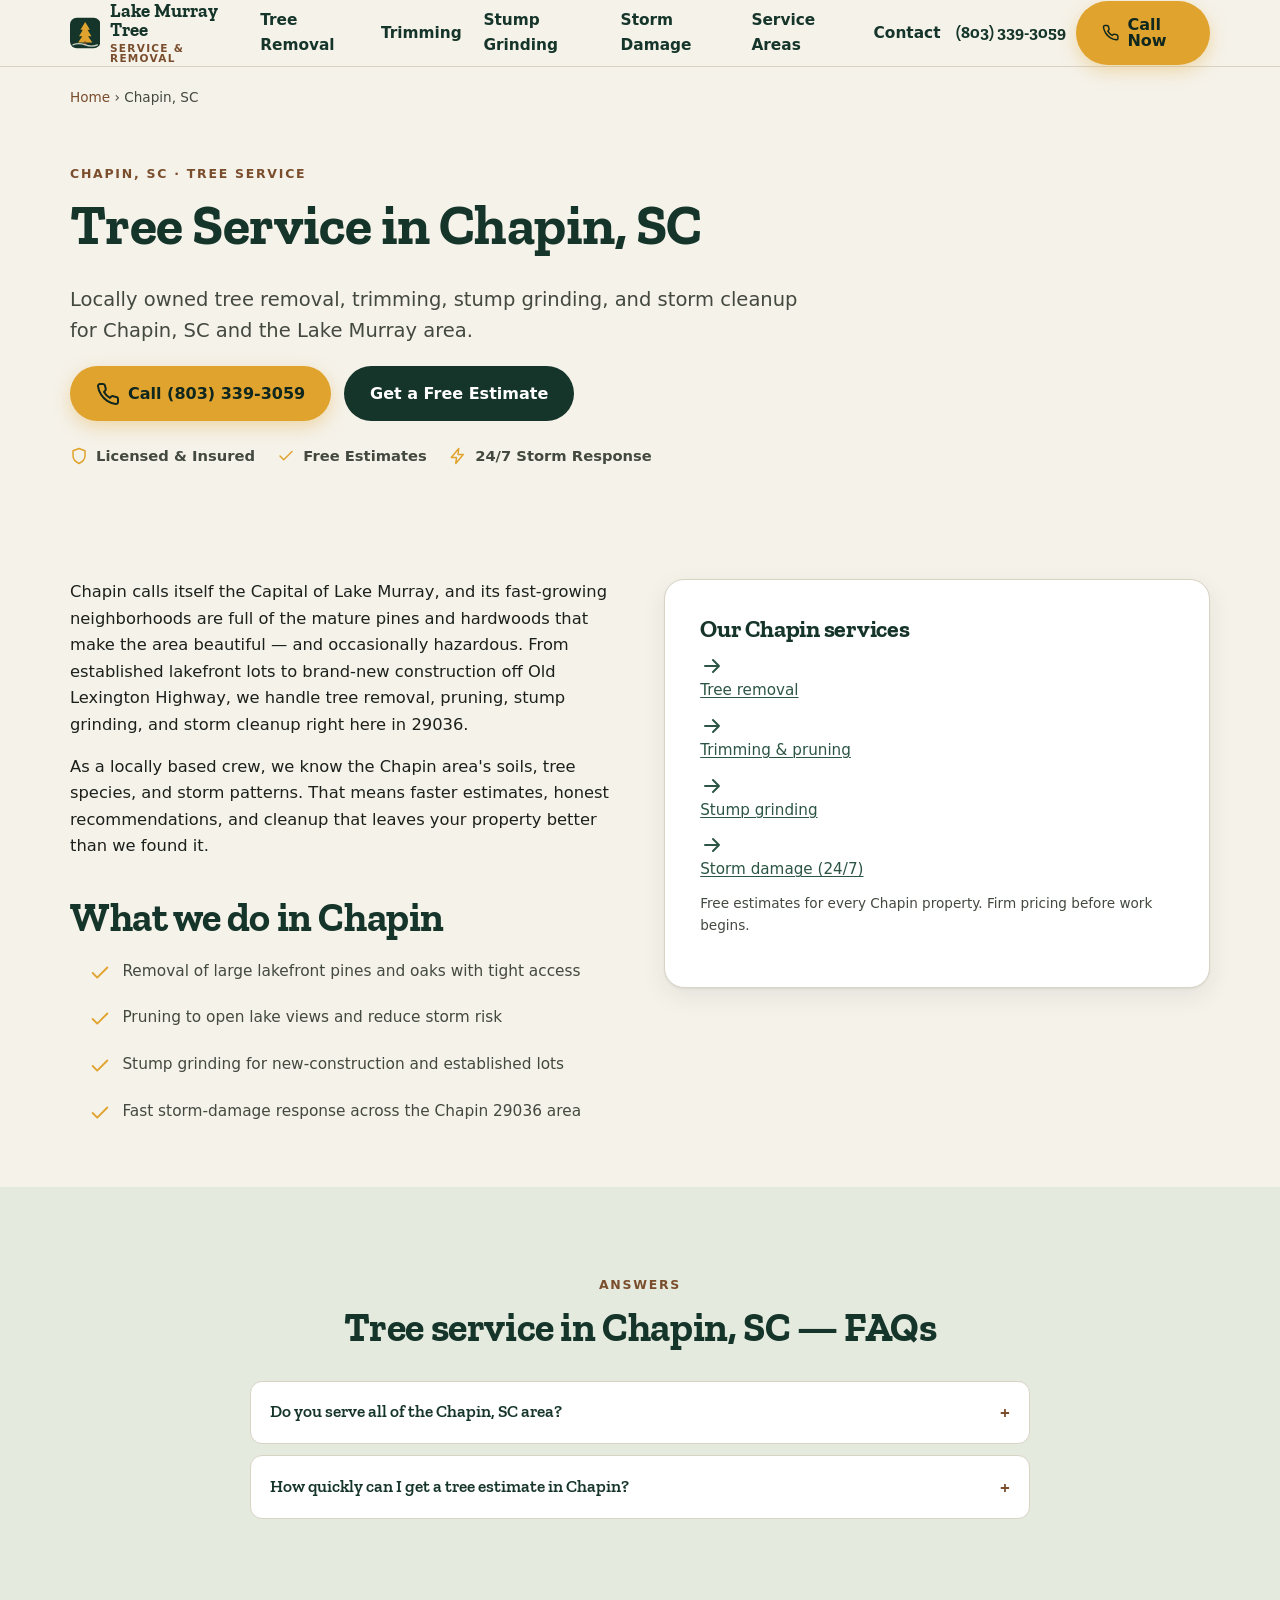
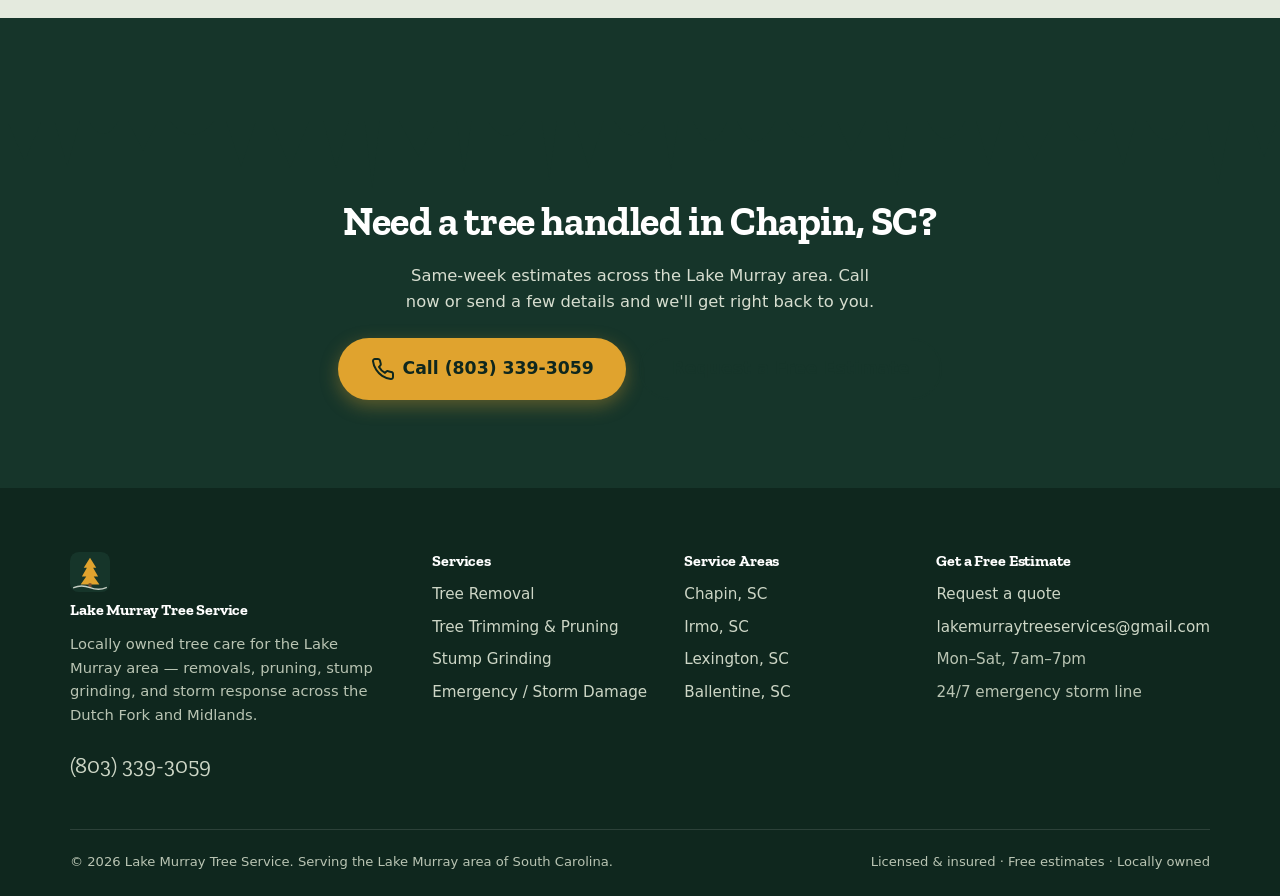
<file: chapin-tree-service.html>
<!doctype html>
<html lang="en">
<head>
<meta charset="utf-8">
<meta name="viewport" content="width=device-width, initial-scale=1">
<title>Tree Service in Chapin, SC | Removal, Trimming &amp; Stump Grinding</title>
<meta name="description" content="Tree service in Chapin, SC (29036). Tree removal, trimming, stump grinding &amp; storm cleanup for Lake Murray&#x27;s north shore. Locally owned, free estimates. Call today.">
<link rel="canonical" href="https://lakemurraytreeservice.com/chapin-tree-service.html">
<meta name="robots" content="index, follow, max-image-preview:large">
<meta name="theme-color" content="#16352a">
<meta property="og:type" content="website">
<meta property="og:site_name" content="Lake Murray Tree Service">
<meta property="og:title" content="Tree Service in Chapin, SC | Removal, Trimming &amp; Stump Grinding">
<meta property="og:description" content="Tree service in Chapin, SC (29036). Tree removal, trimming, stump grinding &amp; storm cleanup for Lake Murray&#x27;s north shore. Locally owned, free estimates. Call today.">
<meta property="og:url" content="https://lakemurraytreeservice.com/chapin-tree-service.html">
<meta property="og:image" content="https://lakemurraytreeservice.com/assets/og-image.png">
<meta name="twitter:card" content="summary_large_image">
<meta name="twitter:title" content="Tree Service in Chapin, SC | Removal, Trimming &amp; Stump Grinding">
<meta name="twitter:description" content="Tree service in Chapin, SC (29036). Tree removal, trimming, stump grinding &amp; storm cleanup for Lake Murray&#x27;s north shore. Locally owned, free estimates. Call today.">
<meta name="twitter:image" content="https://lakemurraytreeservice.com/assets/og-image.png">
<link rel="icon" href="assets/favicon.svg" type="image/svg+xml">
<link rel="preconnect" href="https://fonts.googleapis.com">
<link rel="preconnect" href="https://fonts.gstatic.com" crossorigin>
<link href="https://fonts.googleapis.com/css2?family=Zilla+Slab:wght@500;600;700&display=swap" rel="stylesheet">
<style>/* ==========================================================================
   Lake Murray Tree Service — stylesheet
   Design system: "Southern canopy"
   Palette:  pine #16352A · heartwood #7A4E2D · sap-gold #E0A32E
             stone #F5F2EA · sage #E4EADE · ink #1C201B
   Display: Zilla Slab (web font, headings only)   Body: system stack (fast)
   ========================================================================== */

:root {
  --pine:        #16352a;
  --pine-deep:   #0f271e;
  --pine-mid:    #2c5545;
  --heartwood:   #7a4e2d;
  --sap:         #e0a32e;
  --sap-deep:    #c9871a;
  --stone:       #f5f2ea;
  --stone-warm:  #efeadd;
  --sage:        #e4eade;
  --ink:         #1c201b;
  --ink-soft:    #43493f;
  --line:        #d9d3c4;
  --white:       #ffffff;

  --font-display: "Zilla Slab", Georgia, "Times New Roman", serif;
  --font-body: system-ui, -apple-system, "Segoe UI", Roboto, Helvetica, Arial, sans-serif;

  --wrap: 1140px;
  --gap: clamp(1rem, 3vw, 2rem);
  --radius: 12px;
  --radius-lg: 20px;
  --shadow: 0 1px 2px rgba(15,39,30,.06), 0 8px 24px rgba(15,39,30,.08);
  --shadow-lg: 0 18px 48px rgba(15,39,30,.16);
  --ring: 0 0 0 3px rgba(224,163,46,.55);
}

/* ---------- reset ---------- */
*, *::before, *::after { box-sizing: border-box; }
html { -webkit-text-size-adjust: 100%; scroll-behavior: smooth; }
@media (prefers-reduced-motion: reduce) {
  html { scroll-behavior: auto; }
  *, *::before, *::after { animation-duration: .001ms !important; transition-duration: .001ms !important; }
}
body {
  margin: 0;
  font-family: var(--font-body);
  color: var(--ink);
  background: var(--stone);
  line-height: 1.62;
  font-size: 1.02rem;
  -webkit-font-smoothing: antialiased;
}
img, svg { max-width: 100%; height: auto; display: block; }
a { color: var(--pine-mid); text-decoration-thickness: 1px; text-underline-offset: 2px; }
a:hover { color: var(--pine); }
h1, h2, h3, h4 { font-family: var(--font-display); line-height: 1.1; color: var(--pine); font-weight: 700; margin: 0 0 .5em; letter-spacing: -.01em; }
h1 { font-size: clamp(2.1rem, 5.2vw, 3.5rem); }
h2 { font-size: clamp(1.7rem, 4vw, 2.5rem); }
h3 { font-size: clamp(1.2rem, 2.4vw, 1.5rem); }
p { margin: 0 0 1rem; }
:focus-visible { outline: none; box-shadow: var(--ring); border-radius: 6px; }

/* ---------- layout ---------- */
.wrap { width: min(var(--wrap), 100% - 2.4rem); margin-inline: auto; }
.section { padding: clamp(3rem, 7vw, 5.5rem) 0; }
.section--tight { padding: clamp(2rem, 5vw, 3.5rem) 0; }
.eyebrow {
  font-family: var(--font-body); font-weight: 700; text-transform: uppercase;
  letter-spacing: .14em; font-size: .78rem; color: var(--heartwood); margin: 0 0 .6rem;
}
.lede { font-size: clamp(1.05rem, 1.6vw, 1.22rem); color: var(--ink-soft); max-width: 60ch; }
.center { text-align: center; margin-inline: auto; }

/* ---------- buttons ---------- */
.btn {
  display: inline-flex; align-items: center; gap: .5rem;
  font-family: var(--font-body); font-weight: 700; font-size: 1rem;
  padding: .85rem 1.5rem; border-radius: 999px; border: 2px solid transparent;
  cursor: pointer; text-decoration: none; transition: transform .12s ease, background .2s ease, box-shadow .2s ease;
  line-height: 1;
}
.btn:active { transform: translateY(1px); }
.btn--call { background: var(--sap); color: var(--pine-deep); box-shadow: 0 6px 18px rgba(224,163,46,.35); }
.btn--call:hover { background: var(--sap-deep); color: var(--pine-deep); }
.btn--quote { background: var(--pine); color: var(--white); }
.btn--quote:hover { background: var(--pine-deep); color: var(--white); }
.btn--ghost { background: transparent; color: var(--pine); border-color: var(--pine); }
.btn--ghost:hover { background: var(--pine); color: var(--white); }
.btn--lg { padding: 1.05rem 1.9rem; font-size: 1.08rem; }
.btn-row { display: flex; flex-wrap: wrap; gap: .8rem; }

/* ---------- header ---------- */
.site-header {
  position: sticky; top: 0; z-index: 50;
  background: rgba(245,242,234,.92); backdrop-filter: blur(8px);
  border-bottom: 1px solid var(--line);
}
.header-inner { display: flex; align-items: center; gap: 1rem; min-height: 66px; }
.brand { display: flex; align-items: center; gap: .6rem; text-decoration: none; margin-right: auto; }
.brand svg { width: 34px; height: 34px; }
.brand-name { font-family: var(--font-display); font-weight: 700; font-size: 1.18rem; color: var(--pine); line-height: 1; }
.brand-name span { display: block; font-family: var(--font-body); font-weight: 600; font-size: .66rem; letter-spacing: .12em; text-transform: uppercase; color: var(--heartwood); margin-top: 3px; }
.nav { display: flex; align-items: center; gap: 1.35rem; }
.nav a { color: var(--pine); text-decoration: none; font-weight: 600; font-size: .96rem; }
.nav a:hover { color: var(--heartwood); }
.header-cta { display: flex; align-items: center; gap: .6rem; }
.header-phone { font-family: var(--font-display); font-weight: 700; color: var(--pine); text-decoration: none; font-size: 1.05rem; white-space: nowrap; }
.nav-toggle { display: none; background: none; border: 0; padding: .4rem; cursor: pointer; color: var(--pine); }
.nav-toggle svg { width: 28px; height: 28px; }

@media (max-width: 860px) {
  .nav-toggle { display: inline-flex; }
  .nav {
    position: absolute; top: 100%; left: 0; right: 0;
    flex-direction: column; align-items: stretch; gap: 0;
    background: var(--stone); border-bottom: 1px solid var(--line);
    padding: .5rem 1.2rem 1rem; box-shadow: var(--shadow);
    display: none;
  }
  .nav[data-open="true"] { display: flex; }
  .nav a { padding: .8rem .2rem; border-bottom: 1px solid var(--line); }
  .header-phone { display: none; }
}

/* ---------- hero ---------- */
.hero { position: relative; background: var(--pine); color: #eef1e9; overflow: hidden; }
.hero::after {
  /* subtle topographic contour rings, drawn in CSS — evokes lake depth lines */
  content: ""; position: absolute; inset: 0; pointer-events: none; opacity: .12;
  background:
    radial-gradient(120% 90% at 82% -10%, transparent 38%, rgba(224,163,46,.9) 39%, transparent 41%),
    radial-gradient(120% 90% at 82% -10%, transparent 52%, rgba(228,234,222,.7) 53%, transparent 55%),
    radial-gradient(120% 90% at 82% -10%, transparent 66%, rgba(228,234,222,.5) 67%, transparent 69%);
}
.hero-inner { position: relative; z-index: 2; padding: clamp(3rem, 8vw, 6rem) 0 0; }
.hero h1 { color: var(--white); max-width: 16ch; }
.hero .lede { color: #d7ded0; max-width: 52ch; }
.hero .eyebrow { color: var(--sap); }
.hero .btn-row { margin-top: 1.6rem; }
.hero .btn--ghost { color: #eef1e9; border-color: rgba(238,241,233,.5); }
.hero .btn--ghost:hover { background: #eef1e9; color: var(--pine); }
.trust-strip { display: flex; flex-wrap: wrap; gap: .6rem 1.4rem; margin-top: 1.8rem; padding-bottom: 2.5rem; }
.trust-chip { display: inline-flex; align-items: center; gap: .5rem; font-size: .92rem; font-weight: 600; color: #e7ecdf; }
.trust-chip svg { width: 18px; height: 18px; color: var(--sap); flex: none; }

/* signature: hand-built treeline silhouette */
.treeline { display: block; width: 100%; height: auto; position: relative; z-index: 2; margin-bottom: -1px; color: var(--stone); }
.treeline--flip { transform: scaleY(-1); color: var(--pine); }
.divider-treeline { color: var(--sage); background: var(--stone); }

/* ---------- service cards ---------- */
.grid { display: grid; gap: 1.2rem; }
.grid--services { grid-template-columns: repeat(auto-fit, minmax(240px, 1fr)); }
.card {
  background: var(--white); border: 1px solid var(--line); border-radius: var(--radius-lg);
  padding: 1.5rem; box-shadow: var(--shadow); transition: transform .15s ease, box-shadow .2s ease;
  display: flex; flex-direction: column;
}
a.card { text-decoration: none; color: inherit; }
a.card:hover { transform: translateY(-3px); box-shadow: var(--shadow-lg); }
.card-icon { width: 46px; height: 46px; border-radius: 12px; background: var(--sage); color: var(--pine);
  display: grid; place-items: center; margin-bottom: 1rem; }
.card-icon svg { width: 26px; height: 26px; }
.card h3 { margin-bottom: .35rem; }
.card p { color: var(--ink-soft); font-size: .98rem; margin-bottom: .9rem; }
.card .card-link { margin-top: auto; font-weight: 700; color: var(--heartwood); font-size: .95rem; }

/* ---------- towns grid ---------- */
.towns { display: grid; grid-template-columns: repeat(auto-fit, minmax(180px,1fr)); gap: .8rem; }
.town {
  background: var(--white); border: 1px solid var(--line); border-radius: var(--radius);
  padding: 1rem 1.1rem; text-decoration: none; color: var(--pine); font-weight: 700;
  display: flex; align-items: center; justify-content: space-between; gap: .5rem; transition: background .15s ease;
}
.town:hover { background: var(--sage); }
.town span { font-family: var(--font-body); font-weight: 500; color: var(--ink-soft); font-size: .82rem; }

/* ---------- process ---------- */
.steps { display: grid; grid-template-columns: repeat(auto-fit, minmax(220px,1fr)); gap: 1.4rem; counter-reset: step; }
.step { position: relative; padding-top: .5rem; }
.step-num {
  font-family: var(--font-display); font-weight: 700; font-size: 1.1rem; color: var(--pine-deep);
  width: 42px; height: 42px; border-radius: 50%; background: var(--sap); display: grid; place-items: center; margin-bottom: .8rem;
}
.step h3 { font-size: 1.15rem; }
.step p { color: var(--ink-soft); font-size: .96rem; margin: 0; }

/* ---------- alternating band ---------- */
.band-sage { background: var(--sage); }
.band-pine { background: var(--pine); color: #e7ecdf; }
.band-pine h2, .band-pine h3 { color: var(--white); }
.band-pine .lede { color: #cdd6c6; }

/* feature list */
.features { list-style: none; margin: 0; padding: 0; display: grid; gap: .9rem; }
.features li { display: flex; gap: .7rem; align-items: flex-start; }
.features svg { width: 22px; height: 22px; color: var(--sap); flex: none; margin-top: 3px; }
.features strong { display: block; color: var(--pine); }
.band-pine .features strong { color: var(--white); }
.features span { color: var(--ink-soft); font-size: .96rem; }
.band-pine .features span { color: #cdd6c6; }

/* ---------- FAQ (details/summary — no-JS, AEO-friendly) ---------- */
.faq { max-width: 780px; margin-inline: auto; }
.faq details { background: var(--white); border: 1px solid var(--line); border-radius: var(--radius); margin-bottom: .7rem; overflow: hidden; }
.faq summary {
  cursor: pointer; list-style: none; padding: 1.05rem 1.2rem; font-family: var(--font-display);
  font-weight: 600; font-size: 1.08rem; color: var(--pine); display: flex; justify-content: space-between; gap: 1rem; align-items: center;
}
.faq summary::-webkit-details-marker { display: none; }
.faq summary::after { content: "+"; font-size: 1.5rem; color: var(--heartwood); transition: transform .2s ease; line-height: 1; }
.faq details[open] summary::after { transform: rotate(45deg); }
.faq .faq-body { padding: 0 1.2rem 1.2rem; color: var(--ink-soft); }
.faq .faq-body p { margin: 0; }

/* ---------- testimonials ---------- */
.quotes { display: grid; grid-template-columns: repeat(auto-fit, minmax(260px,1fr)); gap: 1.2rem; }
.quote { background: var(--white); border: 1px solid var(--line); border-left: 4px solid var(--sap); border-radius: var(--radius); padding: 1.4rem; }
.quote p { font-style: italic; color: var(--ink); margin-bottom: .8rem; }
.quote cite { font-style: normal; font-weight: 700; color: var(--pine); font-size: .95rem; }
.quote cite span { display: block; font-weight: 500; color: var(--ink-soft); font-size: .85rem; }

/* ---------- CTA band ---------- */
.cta-band { text-align: center; }
.cta-band h2 { color: var(--white); }
.cta-band p { color: #d7ded0; max-width: 46ch; margin-inline: auto; }
.cta-band .btn-row { justify-content: center; margin-top: 1.4rem; }

/* ---------- quote form ---------- */
.quote-form { background: var(--white); border: 1px solid var(--line); border-radius: var(--radius-lg); padding: clamp(1.4rem, 3vw, 2.2rem); box-shadow: var(--shadow); }
.field { margin-bottom: 1rem; }
.field label { display: block; font-weight: 700; color: var(--pine); margin-bottom: .35rem; font-size: .95rem; }
.field input, .field select, .field textarea {
  width: 100%; padding: .8rem .9rem; border: 1.5px solid var(--line); border-radius: 10px;
  font: inherit; color: var(--ink); background: var(--stone); }
.field input:focus, .field select:focus, .field textarea:focus { border-color: var(--sap); background: var(--white); }
.field-row { display: grid; grid-template-columns: 1fr 1fr; gap: 1rem; }
@media (max-width: 520px) { .field-row { grid-template-columns: 1fr; } }
.form-note { font-size: .85rem; color: var(--ink-soft); margin-top: .6rem; }
.two-col { display: grid; grid-template-columns: 1fr 1fr; gap: clamp(1.5rem,4vw,3rem); align-items: start; }
@media (max-width: 820px) { .two-col { grid-template-columns: 1fr; } }

/* ---------- content prose (service/location body) ---------- */
.prose { max-width: 72ch; }
.prose h2 { margin-top: 2.2rem; }
.prose h3 { margin-top: 1.6rem; }
.prose ul { padding-left: 1.2rem; }
.prose li { margin-bottom: .45rem; }
.pricing-table { width: 100%; border-collapse: collapse; margin: 1.2rem 0; background: var(--white); border-radius: var(--radius); overflow: hidden; box-shadow: var(--shadow); }
.pricing-table th, .pricing-table td { text-align: left; padding: .8rem 1rem; border-bottom: 1px solid var(--line); }
.pricing-table th { background: var(--sage); font-family: var(--font-display); color: var(--pine); }
.pricing-table tr:last-child td { border-bottom: 0; }

/* breadcrumb */
.crumbs { font-size: .85rem; color: var(--ink-soft); padding-top: 1.2rem; }
.crumbs a { color: var(--heartwood); text-decoration: none; }
.crumbs a:hover { text-decoration: underline; }

/* ---------- footer ---------- */
.site-footer { background: var(--pine-deep); color: #b9c4b3; padding: clamp(2.5rem,5vw,4rem) 0 1.5rem; }
.footer-grid { display: grid; grid-template-columns: 1.5fr 1fr 1fr 1.2fr; gap: 2rem; }
@media (max-width: 780px) { .footer-grid { grid-template-columns: 1fr 1fr; gap: 1.6rem; } }
@media (max-width: 460px) { .footer-grid { grid-template-columns: 1fr; } }
.site-footer h4 { color: var(--white); font-size: 1rem; margin-bottom: .8rem; }
.site-footer a { color: #cdd6c6; text-decoration: none; }
.site-footer a:hover { color: var(--sap); }
.footer-links { list-style: none; padding: 0; margin: 0; display: grid; gap: .5rem; font-size: .95rem; }
.footer-brand svg { width: 40px; height: 40px; margin-bottom: .6rem; }
.footer-brand p { font-size: .92rem; max-width: 34ch; }
.footer-phone { font-family: var(--font-display); font-size: 1.4rem; color: var(--white); text-decoration: none; display: inline-block; margin: .3rem 0; }
.footer-bottom { border-top: 1px solid rgba(255,255,255,.12); margin-top: 2.5rem; padding-top: 1.3rem; font-size: .82rem; display: flex; flex-wrap: wrap; justify-content: space-between; gap: .6rem; }
.footer-bottom p { margin: 0; }

/* ---------- sticky mobile call bar ---------- */
.mobile-callbar { display: none; }
@media (max-width: 640px) {
  .mobile-callbar {
    display: grid; grid-template-columns: 1fr 1fr; gap: 0;
    position: fixed; bottom: 0; left: 0; right: 0; z-index: 60;
    box-shadow: 0 -4px 16px rgba(15,39,30,.2);
  }
  .mobile-callbar a { display: flex; align-items: center; justify-content: center; gap: .5rem; padding: .95rem; font-weight: 700; text-decoration: none; font-size: 1rem; }
  .mobile-callbar .mc-call { background: var(--sap); color: var(--pine-deep); }
  .mobile-callbar .mc-quote { background: var(--pine); color: #fff; }
  .mobile-callbar svg { width: 20px; height: 20px; }
  body { padding-bottom: 56px; }
}

/* utilities */
.mt-0 { margin-top: 0; }
.stack > * + * { margin-top: 1rem; }
.muted { color: var(--ink-soft); }
</style>
<script type="application/ld+json">{"@context":"https://schema.org","@graph":[{"@type":["HomeAndConstructionBusiness","LocalBusiness"],"@id":"https://lakemurraytreeservice.com/#business","name":"Lake Murray Tree Service","url":"https://lakemurraytreeservice.com/","telephone":"+18033393059","email":"lakemurraytreeservices@gmail.com","image":"https://lakemurraytreeservice.com/assets/og-image.png","logo":"https://lakemurraytreeservice.com/assets/favicon.svg","priceRange":"$$","description":"Locally owned tree service serving the Lake Murray area of South Carolina \u2014 tree removal, trimming and pruning, stump grinding, and 24/7 storm-damage response.","address":{"@type":"PostalAddress","addressLocality":"Chapin","addressRegion":"SC","postalCode":"29036","addressCountry":"US"},"geo":{"@type":"GeoCoordinates","latitude":34.1662,"longitude":-81.3498},"areaServed":[{"@type":"City","name":"Chapin"},{"@type":"City","name":"Irmo"},{"@type":"City","name":"Lexington"},{"@type":"City","name":"Ballentine"},{"@type":"City","name":"Lake Murray"},{"@type":"City","name":"Dutch Fork"},{"@type":"City","name":"Prosperity"},{"@type":"City","name":"Gilbert"},{"@type":"City","name":"Columbia"}],"openingHoursSpecification":[{"@type":"OpeningHoursSpecification","dayOfWeek":["Monday","Tuesday","Wednesday","Thursday","Friday","Saturday"],"opens":"07:00","closes":"19:00"}],"knowsAbout":["tree removal","tree pruning","stump grinding","storm damage cleanup","hazardous tree assessment","lot clearing"]},{"@type":"WebSite","@id":"https://lakemurraytreeservice.com/#website","url":"https://lakemurraytreeservice.com/","name":"Lake Murray Tree Service","publisher":{"@id":"https://lakemurraytreeservice.com/#business"}}]}</script><script type="application/ld+json">{"@type":"BreadcrumbList","itemListElement":[{"@type":"ListItem","position":1,"name":"Home","item":"https://lakemurraytreeservice.com/"},{"@type":"ListItem","position":2,"name":"Chapin, SC","item":"https://lakemurraytreeservice.com/chapin-tree-service.html"}],"@context":"https://schema.org"}</script><script type="application/ld+json">{"@type":"FAQPage","mainEntity":[{"@type":"Question","name":"Do you serve all of the Chapin, SC area?","acceptedAnswer":{"@type":"Answer","text":"Yes. We cover the town of Chapin and the surrounding 29036 area, including the Lake Murray north-shore neighborhoods, from small pruning jobs to large hazardous removals."}},{"@type":"Question","name":"How quickly can I get a tree estimate in Chapin?","acceptedAnswer":{"@type":"Answer","text":"Because we're based right in the Lake Murray area, we can usually get to Chapin properties for a free on-site estimate within a few days, and faster for active hazards or storm damage."}}],"@context":"https://schema.org"}</script><script type="application/ld+json">{"@type":"Service","name":"Tree Service in Chapin, SC","serviceType":"Tree Service in Chapin, SC","description":"Tree service in Chapin, SC (29036). Tree removal, trimming, stump grinding & storm cleanup for Lake Murray's north shore. Locally owned, free estimates. Call today.","url":"https://lakemurraytreeservice.com/chapin-tree-service.html","provider":{"@id":"https://lakemurraytreeservice.com/#business"},"areaServed":[{"@type":"City","name":"Lake Murray"},{"@type":"City","name":"Chapin"},{"@type":"City","name":"Irmo"},{"@type":"City","name":"Lexington"},{"@type":"City","name":"Ballentine"}],"@context":"https://schema.org"}</script><script type="application/ld+json">{"@type":"WebPage","url":"https://lakemurraytreeservice.com/chapin-tree-service.html","speakable":{"@type":"SpeakableSpecification","cssSelector":["h1",".speakable"]},"@context":"https://schema.org"}</script>
</head>
<body>
<a class="skip-link" href="#main" style="position:absolute;left:-999px">Skip to content</a>
<header class="site-header">
  <div class="wrap header-inner">
    <a class="brand" href="index.html" aria-label="Lake Murray Tree Service home">
      <svg width="34" height="34" viewBox="0 0 64 64" aria-hidden="true"><rect width="64" height="64" rx="14" fill="#16352a"/><path d="M32 9 L42 25 H37 L45 39 H38 L47 52 H17 L26 39 H19 L27 25 H22 Z" fill="#e0a32e"/><rect x="29.5" y="50" width="5" height="7" rx="1" fill="#7a4e2d"/><path d="M6 57 q12 -5 26 0 t26 0" fill="none" stroke="#e4eade" stroke-width="2.4" stroke-linecap="round" opacity="0.85"/></svg>
      <span class="brand-name">Lake Murray Tree<span>Service &amp; Removal</span></span>
    </a>
    <nav class="nav" id="primary-nav" aria-label="Primary"><a href="tree-removal.html">Tree Removal</a><a href="tree-trimming.html">Trimming</a><a href="stump-grinding.html">Stump Grinding</a><a href="emergency-tree-service.html">Storm Damage</a><a href="index.html#areas">Service Areas</a><a href="contact.html">Contact</a></nav>
    <div class="header-cta">
      <a class="header-phone" href="tel:+18033393059">(803) 339-3059</a>
      <a class="btn btn--call" href="tel:+18033393059"><svg class="" width="24" height="24" viewBox="0 0 24 24" fill="none" stroke="currentColor" stroke-width="2" stroke-linecap="round" stroke-linejoin="round" aria-hidden="true"><path d="M22 16.9v3a2 2 0 0 1-2.2 2 19.8 19.8 0 0 1-8.6-3.1 19.5 19.5 0 0 1-6-6A19.8 19.8 0 0 1 2 4.1 2 2 0 0 1 4 2h3a2 2 0 0 1 2 1.7c.1 1 .4 1.9.7 2.8a2 2 0 0 1-.5 2.1L8 9.9a16 16 0 0 0 6 6l1.3-1.3a2 2 0 0 1 2.1-.4c.9.3 1.8.6 2.8.7a2 2 0 0 1 1.8 2z"/></svg> Call Now</a>
      <button class="nav-toggle" aria-label="Open menu" aria-controls="primary-nav" aria-expanded="false"><svg class="" width="24" height="24" viewBox="0 0 24 24" fill="none" stroke="currentColor" stroke-width="2" stroke-linecap="round" stroke-linejoin="round" aria-hidden="true"><path d="M3 12h18M3 6h18M3 18h18"/></svg></button>
    </div>
  </div>
</header>
<div class="mobile-callbar">
  <a class="mc-call" href="tel:+18033393059"><svg class="" width="24" height="24" viewBox="0 0 24 24" fill="none" stroke="currentColor" stroke-width="2" stroke-linecap="round" stroke-linejoin="round" aria-hidden="true"><path d="M22 16.9v3a2 2 0 0 1-2.2 2 19.8 19.8 0 0 1-8.6-3.1 19.5 19.5 0 0 1-6-6A19.8 19.8 0 0 1 2 4.1 2 2 0 0 1 4 2h3a2 2 0 0 1 2 1.7c.1 1 .4 1.9.7 2.8a2 2 0 0 1-.5 2.1L8 9.9a16 16 0 0 0 6 6l1.3-1.3a2 2 0 0 1 2.1-.4c.9.3 1.8.6 2.8.7a2 2 0 0 1 1.8 2z"/></svg> Call</a>
  <a class="mc-quote" href="contact.html"><svg class="" width="24" height="24" viewBox="0 0 24 24" fill="none" stroke="currentColor" stroke-width="2" stroke-linecap="round" stroke-linejoin="round" aria-hidden="true"><path d="M11 20A7 7 0 0 1 4 13C4 8 10 4 20 4c0 8-4 16-9 16z"/><path d="M4 20c4-6 8-8 12-9"/></svg> Free Estimate</a>
</div>
<main id="main">
<div class="wrap crumbs"><a href="index.html">Home</a> &rsaquo; <span>Chapin, SC</span></div>
<section class="section--tight">
  <div class="wrap">
    <p class="eyebrow">Chapin, SC · Tree Service</p>
    <h1>Tree Service in Chapin, SC</h1>
    <p class="lede speakable">Locally owned tree removal, trimming, stump grinding, and storm cleanup for Chapin, SC and the Lake Murray area.</p>
    <div class="btn-row" style="margin-top:1.2rem">
      <a class="btn btn--call" href="tel:+18033393059"><svg class="" width="24" height="24" viewBox="0 0 24 24" fill="none" stroke="currentColor" stroke-width="2" stroke-linecap="round" stroke-linejoin="round" aria-hidden="true"><path d="M22 16.9v3a2 2 0 0 1-2.2 2 19.8 19.8 0 0 1-8.6-3.1 19.5 19.5 0 0 1-6-6A19.8 19.8 0 0 1 2 4.1 2 2 0 0 1 4 2h3a2 2 0 0 1 2 1.7c.1 1 .4 1.9.7 2.8a2 2 0 0 1-.5 2.1L8 9.9a16 16 0 0 0 6 6l1.3-1.3a2 2 0 0 1 2.1-.4c.9.3 1.8.6 2.8.7a2 2 0 0 1 1.8 2z"/></svg> Call (803) 339-3059</a>
      <a class="btn btn--quote" href="contact.html">Get a Free Estimate</a>
    </div>
    <div class="trust-strip" style="padding-bottom:0;margin-top:1.4rem"><span class="trust-chip" style="color:var(--ink-soft)"><svg class="" width="24" height="24" viewBox="0 0 24 24" fill="none" stroke="currentColor" stroke-width="2" stroke-linecap="round" stroke-linejoin="round" aria-hidden="true"><path d="M12 22s8-4 8-10V5l-8-3-8 3v7c0 6 8 10 8 10z"/></svg> Licensed &amp; Insured</span><span class="trust-chip" style="color:var(--ink-soft)"><svg class="" width="24" height="24" viewBox="0 0 24 24" fill="none" stroke="currentColor" stroke-width="2" stroke-linecap="round" stroke-linejoin="round" aria-hidden="true"><path d="M20 6L9 17l-5-5"/></svg> Free Estimates</span><span class="trust-chip" style="color:var(--ink-soft)"><svg class="" width="24" height="24" viewBox="0 0 24 24" fill="none" stroke="currentColor" stroke-width="2" stroke-linecap="round" stroke-linejoin="round" aria-hidden="true"><path d="M13 2L3 14h7l-1 8 10-12h-7z"/></svg> 24/7 Storm Response</span></div>
  </div>
</section>
<section class="section--tight">
  <div class="wrap two-col">
    <div class="prose">
      <p>Chapin calls itself the Capital of Lake Murray, and its fast-growing neighborhoods are full of the mature pines and hardwoods that make the area beautiful — and occasionally hazardous. From established lakefront lots to brand-new construction off Old Lexington Highway, we handle tree removal, pruning, stump grinding, and storm cleanup right here in 29036.</p><p>As a locally based crew, we know the Chapin area's soils, tree species, and storm patterns. That means faster estimates, honest recommendations, and cleanup that leaves your property better than we found it.</p>
      <h2>What we do in Chapin</h2>
      <ul class="features"><li><svg class="" width="24" height="24" viewBox="0 0 24 24" fill="none" stroke="currentColor" stroke-width="2" stroke-linecap="round" stroke-linejoin="round" aria-hidden="true"><path d="M20 6L9 17l-5-5"/></svg><span>Removal of large lakefront pines and oaks with tight access</span></li><li><svg class="" width="24" height="24" viewBox="0 0 24 24" fill="none" stroke="currentColor" stroke-width="2" stroke-linecap="round" stroke-linejoin="round" aria-hidden="true"><path d="M20 6L9 17l-5-5"/></svg><span>Pruning to open lake views and reduce storm risk</span></li><li><svg class="" width="24" height="24" viewBox="0 0 24 24" fill="none" stroke="currentColor" stroke-width="2" stroke-linecap="round" stroke-linejoin="round" aria-hidden="true"><path d="M20 6L9 17l-5-5"/></svg><span>Stump grinding for new-construction and established lots</span></li><li><svg class="" width="24" height="24" viewBox="0 0 24 24" fill="none" stroke="currentColor" stroke-width="2" stroke-linecap="round" stroke-linejoin="round" aria-hidden="true"><path d="M20 6L9 17l-5-5"/></svg><span>Fast storm-damage response across the Chapin 29036 area</span></li></ul>
    </div>
    <div>
      <div class="quote-form">
        <h3 class="mt-0">Our Chapin services</h3>
        <ul class="footer-links" style="gap:.7rem">
          <li><a href="tree-removal.html"><svg class="" width="24" height="24" viewBox="0 0 24 24" fill="none" stroke="currentColor" stroke-width="2" stroke-linecap="round" stroke-linejoin="round" aria-hidden="true"><path d="M5 12h14M13 6l6 6-6 6"/></svg> Tree removal</a></li>
          <li><a href="tree-trimming.html"><svg class="" width="24" height="24" viewBox="0 0 24 24" fill="none" stroke="currentColor" stroke-width="2" stroke-linecap="round" stroke-linejoin="round" aria-hidden="true"><path d="M5 12h14M13 6l6 6-6 6"/></svg> Trimming &amp; pruning</a></li>
          <li><a href="stump-grinding.html"><svg class="" width="24" height="24" viewBox="0 0 24 24" fill="none" stroke="currentColor" stroke-width="2" stroke-linecap="round" stroke-linejoin="round" aria-hidden="true"><path d="M5 12h14M13 6l6 6-6 6"/></svg> Stump grinding</a></li>
          <li><a href="emergency-tree-service.html"><svg class="" width="24" height="24" viewBox="0 0 24 24" fill="none" stroke="currentColor" stroke-width="2" stroke-linecap="round" stroke-linejoin="round" aria-hidden="true"><path d="M5 12h14M13 6l6 6-6 6"/></svg> Storm damage (24/7)</a></li>
        </ul>
        <p class="form-note">Free estimates for every Chapin property. Firm pricing before work begins.</p>
      </div>
    </div>
  </div>
</section>
<section class="section band-sage">
  <div class="wrap">
    <p class="eyebrow center">Answers</p>
    <h2 class="center">Tree service in Chapin, SC — FAQs</h2>
    <div class="faq" style="margin-top:2rem"><details><summary>Do you serve all of the Chapin, SC area?</summary><div class="faq-body"><p>Yes. We cover the town of Chapin and the surrounding 29036 area, including the Lake Murray north-shore neighborhoods, from small pruning jobs to large hazardous removals.</p></div></details><details><summary>How quickly can I get a tree estimate in Chapin?</summary><div class="faq-body"><p>Because we're based right in the Lake Murray area, we can usually get to Chapin properties for a free on-site estimate within a few days, and faster for active hazards or storm damage.</p></div></details></div>
  </div>
</section>
<section class="section band-pine cta-band">
  <svg class="treeline treeline--flip" viewBox="0 0 1200 88" preserveAspectRatio="none" aria-hidden="true"><path d="M0,88 L0,74 L7,74 L23,36 L39,74 L51,74 L63,31 L75,74 L83,74 Q97,49 111,74 L120,74 L134,46 L148,74 L159,74 Q180,48 201,74 L212,74 L226,31 L240,74 L254,74 L272,30 L290,74 L303,74 L315,30 L327,74 L342,74 L349,10 L356,74 L374,74 L392,41 L410,74 L428,74 L435,24 L442,74 L457,74 Q475,46 493,74 L508,74 L515,19 L522,74 L538,74 L552,30 L566,74 L576,74 Q592,47 608,74 L622,74 L629,27 L636,74 L650,74 Q666,37 682,74 L691,74 Q709,36 727,74 L737,74 Q755,43 773,74 L784,74 L798,46 L812,74 L831,74 L841,13 L851,74 L869,74 Q887,41 905,74 L915,74 L927,32 L939,74 L952,74 L970,38 L988,74 L1000,74 Q1016,37 1032,74 L1041,74 L1053,31 L1065,74 L1075,74 Q1093,39 1111,74 L1131,74 L1142,14 L1153,74 L1173,74 L1185,40 L1197,74 L1200,74 L1200,88 Z" fill="currentColor"/></svg>
  <div class="wrap">
    <h2>Need a tree handled in Chapin, SC?</h2>
    <p>Same-week estimates across the Lake Murray area. Call now or send a few details and we'll get right back to you.</p>
    <div class="btn-row">
      <a class="btn btn--call btn--lg" href="tel:+18033393059"><svg class="" width="24" height="24" viewBox="0 0 24 24" fill="none" stroke="currentColor" stroke-width="2" stroke-linecap="round" stroke-linejoin="round" aria-hidden="true"><path d="M22 16.9v3a2 2 0 0 1-2.2 2 19.8 19.8 0 0 1-8.6-3.1 19.5 19.5 0 0 1-6-6A19.8 19.8 0 0 1 2 4.1 2 2 0 0 1 4 2h3a2 2 0 0 1 2 1.7c.1 1 .4 1.9.7 2.8a2 2 0 0 1-.5 2.1L8 9.9a16 16 0 0 0 6 6l1.3-1.3a2 2 0 0 1 2.1-.4c.9.3 1.8.6 2.8.7a2 2 0 0 1 1.8 2z"/></svg> Call (803) 339-3059</a>
      <a class="btn btn--ghost btn--lg" href="contact.html">Request a Free Estimate</a>
    </div>
  </div>
</section>
</main>
<footer class="site-footer">
  <div class="wrap footer-grid">
    <div class="footer-brand">
      <svg width="40" height="40" viewBox="0 0 64 64" aria-hidden="true"><rect width="64" height="64" rx="14" fill="#16352a"/><path d="M32 9 L42 25 H37 L45 39 H38 L47 52 H17 L26 39 H19 L27 25 H22 Z" fill="#e0a32e"/><rect x="29.5" y="50" width="5" height="7" rx="1" fill="#7a4e2d"/><path d="M6 57 q12 -5 26 0 t26 0" fill="none" stroke="#e4eade" stroke-width="2.4" stroke-linecap="round" opacity="0.85"/></svg>
      <h4>Lake Murray Tree Service</h4>
      <p>Locally owned tree care for the Lake Murray area — removals, pruning, stump grinding, and storm response across the Dutch Fork and Midlands.</p>
      <a class="footer-phone" href="tel:+18033393059">(803) 339-3059</a>
    </div>
    <div><h4>Services</h4><ul class="footer-links"><li><a href="tree-removal.html">Tree Removal</a></li><li><a href="tree-trimming.html">Tree Trimming & Pruning</a></li><li><a href="stump-grinding.html">Stump Grinding</a></li><li><a href="emergency-tree-service.html">Emergency / Storm Damage</a></li></ul></div>
    <div><h4>Service Areas</h4><ul class="footer-links"><li><a href="chapin-tree-service.html">Chapin, SC</a></li><li><a href="irmo-tree-service.html">Irmo, SC</a></li><li><a href="lexington-tree-service.html">Lexington, SC</a></li><li><a href="ballentine-tree-service.html">Ballentine, SC</a></li></ul></div>
    <div>
      <h4>Get a Free Estimate</h4>
      <ul class="footer-links">
        <li><a href="contact.html">Request a quote</a></li>
        <li><a href="mailto:lakemurraytreeservices@gmail.com">lakemurraytreeservices@gmail.com</a></li>
        <li>Mon–Sat, 7am–7pm</li>
        <li>24/7 emergency storm line</li>
      </ul>
    </div>
  </div>
  <div class="wrap footer-bottom">
    <p>&copy; <span id="year">2026</span> Lake Murray Tree Service. Serving the Lake Murray area of South Carolina.</p>
    <p>Licensed &amp; insured · Free estimates · Locally owned</p>
  </div>
</footer>
<script>/* Lake Murray Tree Service — minimal progressive-enhancement JS */
(function () {
  "use strict";

  // Mobile nav toggle
  var toggle = document.querySelector(".nav-toggle");
  var nav = document.getElementById("primary-nav");
  if (toggle && nav) {
    toggle.addEventListener("click", function () {
      var open = nav.getAttribute("data-open") === "true";
      nav.setAttribute("data-open", String(!open));
      toggle.setAttribute("aria-expanded", String(!open));
    });
    nav.querySelectorAll("a").forEach(function (a) {
      a.addEventListener("click", function () {
        nav.setAttribute("data-open", "false");
        toggle.setAttribute("aria-expanded", "false");
      });
    });
  }

  // Current year in footer
  var y = document.getElementById("year");
  if (y) { y.textContent = new Date().getFullYear(); }

  /* Quote form — front-end stub.
     Replace with your real handler: Formspree, Netlify Forms, Web3Forms,
     or a POST to your CRM / call-tracking provider. See README. */
  var form = document.getElementById("quote-form");
  if (form) {
    form.addEventListener("submit", function (e) {
      e.preventDefault();
      var status = document.getElementById("form-status");
      if (status) {
        status.textContent =
          "Thanks — this demo form isn't wired to a mailbox yet. Connect it to Formspree or Netlify Forms (see README), then your request will land in your inbox.";
        status.style.color = "#7a4e2d";
      }
    });
  }
})();
</script>
</body>
</html>
</file>
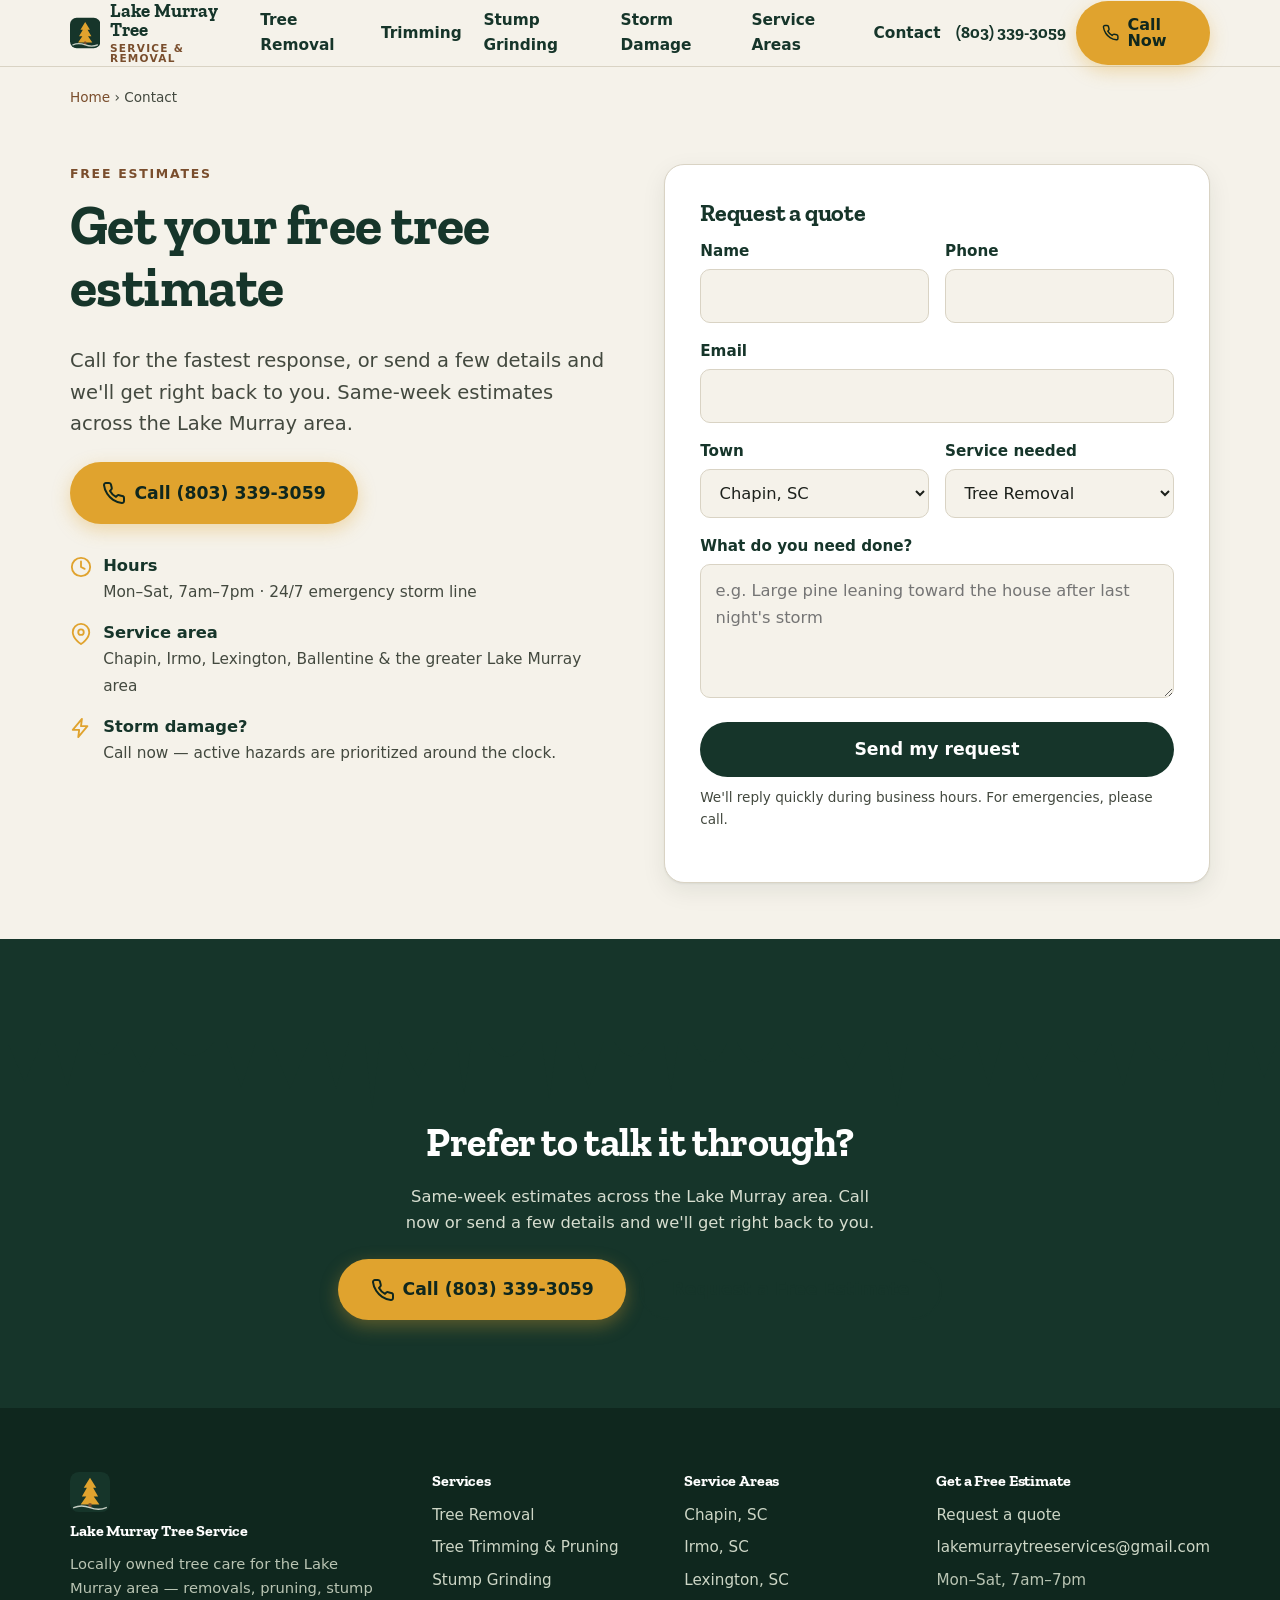
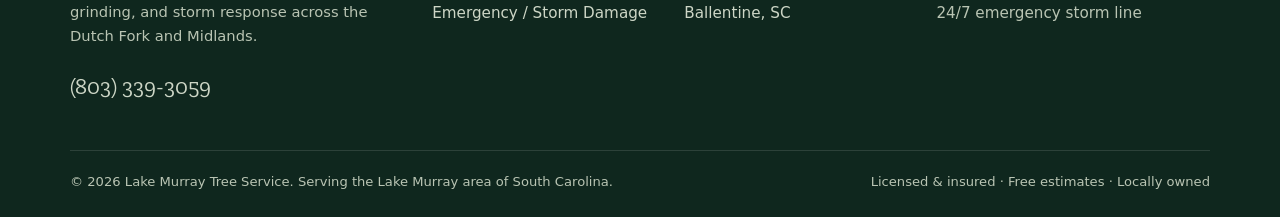
<file: contact.html>
<!doctype html>
<html lang="en">
<head>
<meta charset="utf-8">
<meta name="viewport" content="width=device-width, initial-scale=1">
<title>Contact Lake Murray Tree Service | Free Tree Estimates, Lake Murray SC</title>
<meta name="description" content="Contact Lake Murray Tree Service for a free estimate on tree removal, trimming, stump grinding, or storm damage cleanup. Serving Chapin, Irmo, Lexington &amp; Ballentine. Call today.">
<link rel="canonical" href="https://lakemurraytreeservice.com/contact.html">
<meta name="robots" content="index, follow, max-image-preview:large">
<meta name="theme-color" content="#16352a">
<meta property="og:type" content="website">
<meta property="og:site_name" content="Lake Murray Tree Service">
<meta property="og:title" content="Contact Lake Murray Tree Service | Free Tree Estimates, Lake Murray SC">
<meta property="og:description" content="Contact Lake Murray Tree Service for a free estimate on tree removal, trimming, stump grinding, or storm damage cleanup. Serving Chapin, Irmo, Lexington &amp; Ballentine. Call today.">
<meta property="og:url" content="https://lakemurraytreeservice.com/contact.html">
<meta property="og:image" content="https://lakemurraytreeservice.com/assets/og-image.png">
<meta name="twitter:card" content="summary_large_image">
<meta name="twitter:title" content="Contact Lake Murray Tree Service | Free Tree Estimates, Lake Murray SC">
<meta name="twitter:description" content="Contact Lake Murray Tree Service for a free estimate on tree removal, trimming, stump grinding, or storm damage cleanup. Serving Chapin, Irmo, Lexington &amp; Ballentine. Call today.">
<meta name="twitter:image" content="https://lakemurraytreeservice.com/assets/og-image.png">
<link rel="icon" href="assets/favicon.svg" type="image/svg+xml">
<link rel="preconnect" href="https://fonts.googleapis.com">
<link rel="preconnect" href="https://fonts.gstatic.com" crossorigin>
<link href="https://fonts.googleapis.com/css2?family=Zilla+Slab:wght@500;600;700&display=swap" rel="stylesheet">
<style>/* ==========================================================================
   Lake Murray Tree Service — stylesheet
   Design system: "Southern canopy"
   Palette:  pine #16352A · heartwood #7A4E2D · sap-gold #E0A32E
             stone #F5F2EA · sage #E4EADE · ink #1C201B
   Display: Zilla Slab (web font, headings only)   Body: system stack (fast)
   ========================================================================== */

:root {
  --pine:        #16352a;
  --pine-deep:   #0f271e;
  --pine-mid:    #2c5545;
  --heartwood:   #7a4e2d;
  --sap:         #e0a32e;
  --sap-deep:    #c9871a;
  --stone:       #f5f2ea;
  --stone-warm:  #efeadd;
  --sage:        #e4eade;
  --ink:         #1c201b;
  --ink-soft:    #43493f;
  --line:        #d9d3c4;
  --white:       #ffffff;

  --font-display: "Zilla Slab", Georgia, "Times New Roman", serif;
  --font-body: system-ui, -apple-system, "Segoe UI", Roboto, Helvetica, Arial, sans-serif;

  --wrap: 1140px;
  --gap: clamp(1rem, 3vw, 2rem);
  --radius: 12px;
  --radius-lg: 20px;
  --shadow: 0 1px 2px rgba(15,39,30,.06), 0 8px 24px rgba(15,39,30,.08);
  --shadow-lg: 0 18px 48px rgba(15,39,30,.16);
  --ring: 0 0 0 3px rgba(224,163,46,.55);
}

/* ---------- reset ---------- */
*, *::before, *::after { box-sizing: border-box; }
html { -webkit-text-size-adjust: 100%; scroll-behavior: smooth; }
@media (prefers-reduced-motion: reduce) {
  html { scroll-behavior: auto; }
  *, *::before, *::after { animation-duration: .001ms !important; transition-duration: .001ms !important; }
}
body {
  margin: 0;
  font-family: var(--font-body);
  color: var(--ink);
  background: var(--stone);
  line-height: 1.62;
  font-size: 1.02rem;
  -webkit-font-smoothing: antialiased;
}
img, svg { max-width: 100%; height: auto; display: block; }
a { color: var(--pine-mid); text-decoration-thickness: 1px; text-underline-offset: 2px; }
a:hover { color: var(--pine); }
h1, h2, h3, h4 { font-family: var(--font-display); line-height: 1.1; color: var(--pine); font-weight: 700; margin: 0 0 .5em; letter-spacing: -.01em; }
h1 { font-size: clamp(2.1rem, 5.2vw, 3.5rem); }
h2 { font-size: clamp(1.7rem, 4vw, 2.5rem); }
h3 { font-size: clamp(1.2rem, 2.4vw, 1.5rem); }
p { margin: 0 0 1rem; }
:focus-visible { outline: none; box-shadow: var(--ring); border-radius: 6px; }

/* ---------- layout ---------- */
.wrap { width: min(var(--wrap), 100% - 2.4rem); margin-inline: auto; }
.section { padding: clamp(3rem, 7vw, 5.5rem) 0; }
.section--tight { padding: clamp(2rem, 5vw, 3.5rem) 0; }
.eyebrow {
  font-family: var(--font-body); font-weight: 700; text-transform: uppercase;
  letter-spacing: .14em; font-size: .78rem; color: var(--heartwood); margin: 0 0 .6rem;
}
.lede { font-size: clamp(1.05rem, 1.6vw, 1.22rem); color: var(--ink-soft); max-width: 60ch; }
.center { text-align: center; margin-inline: auto; }

/* ---------- buttons ---------- */
.btn {
  display: inline-flex; align-items: center; gap: .5rem;
  font-family: var(--font-body); font-weight: 700; font-size: 1rem;
  padding: .85rem 1.5rem; border-radius: 999px; border: 2px solid transparent;
  cursor: pointer; text-decoration: none; transition: transform .12s ease, background .2s ease, box-shadow .2s ease;
  line-height: 1;
}
.btn:active { transform: translateY(1px); }
.btn--call { background: var(--sap); color: var(--pine-deep); box-shadow: 0 6px 18px rgba(224,163,46,.35); }
.btn--call:hover { background: var(--sap-deep); color: var(--pine-deep); }
.btn--quote { background: var(--pine); color: var(--white); }
.btn--quote:hover { background: var(--pine-deep); color: var(--white); }
.btn--ghost { background: transparent; color: var(--pine); border-color: var(--pine); }
.btn--ghost:hover { background: var(--pine); color: var(--white); }
.btn--lg { padding: 1.05rem 1.9rem; font-size: 1.08rem; }
.btn-row { display: flex; flex-wrap: wrap; gap: .8rem; }

/* ---------- header ---------- */
.site-header {
  position: sticky; top: 0; z-index: 50;
  background: rgba(245,242,234,.92); backdrop-filter: blur(8px);
  border-bottom: 1px solid var(--line);
}
.header-inner { display: flex; align-items: center; gap: 1rem; min-height: 66px; }
.brand { display: flex; align-items: center; gap: .6rem; text-decoration: none; margin-right: auto; }
.brand svg { width: 34px; height: 34px; }
.brand-name { font-family: var(--font-display); font-weight: 700; font-size: 1.18rem; color: var(--pine); line-height: 1; }
.brand-name span { display: block; font-family: var(--font-body); font-weight: 600; font-size: .66rem; letter-spacing: .12em; text-transform: uppercase; color: var(--heartwood); margin-top: 3px; }
.nav { display: flex; align-items: center; gap: 1.35rem; }
.nav a { color: var(--pine); text-decoration: none; font-weight: 600; font-size: .96rem; }
.nav a:hover { color: var(--heartwood); }
.header-cta { display: flex; align-items: center; gap: .6rem; }
.header-phone { font-family: var(--font-display); font-weight: 700; color: var(--pine); text-decoration: none; font-size: 1.05rem; white-space: nowrap; }
.nav-toggle { display: none; background: none; border: 0; padding: .4rem; cursor: pointer; color: var(--pine); }
.nav-toggle svg { width: 28px; height: 28px; }

@media (max-width: 860px) {
  .nav-toggle { display: inline-flex; }
  .nav {
    position: absolute; top: 100%; left: 0; right: 0;
    flex-direction: column; align-items: stretch; gap: 0;
    background: var(--stone); border-bottom: 1px solid var(--line);
    padding: .5rem 1.2rem 1rem; box-shadow: var(--shadow);
    display: none;
  }
  .nav[data-open="true"] { display: flex; }
  .nav a { padding: .8rem .2rem; border-bottom: 1px solid var(--line); }
  .header-phone { display: none; }
}

/* ---------- hero ---------- */
.hero { position: relative; background: var(--pine); color: #eef1e9; overflow: hidden; }
.hero::after {
  /* subtle topographic contour rings, drawn in CSS — evokes lake depth lines */
  content: ""; position: absolute; inset: 0; pointer-events: none; opacity: .12;
  background:
    radial-gradient(120% 90% at 82% -10%, transparent 38%, rgba(224,163,46,.9) 39%, transparent 41%),
    radial-gradient(120% 90% at 82% -10%, transparent 52%, rgba(228,234,222,.7) 53%, transparent 55%),
    radial-gradient(120% 90% at 82% -10%, transparent 66%, rgba(228,234,222,.5) 67%, transparent 69%);
}
.hero-inner { position: relative; z-index: 2; padding: clamp(3rem, 8vw, 6rem) 0 0; }
.hero h1 { color: var(--white); max-width: 16ch; }
.hero .lede { color: #d7ded0; max-width: 52ch; }
.hero .eyebrow { color: var(--sap); }
.hero .btn-row { margin-top: 1.6rem; }
.hero .btn--ghost { color: #eef1e9; border-color: rgba(238,241,233,.5); }
.hero .btn--ghost:hover { background: #eef1e9; color: var(--pine); }
.trust-strip { display: flex; flex-wrap: wrap; gap: .6rem 1.4rem; margin-top: 1.8rem; padding-bottom: 2.5rem; }
.trust-chip { display: inline-flex; align-items: center; gap: .5rem; font-size: .92rem; font-weight: 600; color: #e7ecdf; }
.trust-chip svg { width: 18px; height: 18px; color: var(--sap); flex: none; }

/* signature: hand-built treeline silhouette */
.treeline { display: block; width: 100%; height: auto; position: relative; z-index: 2; margin-bottom: -1px; color: var(--stone); }
.treeline--flip { transform: scaleY(-1); color: var(--pine); }
.divider-treeline { color: var(--sage); background: var(--stone); }

/* ---------- service cards ---------- */
.grid { display: grid; gap: 1.2rem; }
.grid--services { grid-template-columns: repeat(auto-fit, minmax(240px, 1fr)); }
.card {
  background: var(--white); border: 1px solid var(--line); border-radius: var(--radius-lg);
  padding: 1.5rem; box-shadow: var(--shadow); transition: transform .15s ease, box-shadow .2s ease;
  display: flex; flex-direction: column;
}
a.card { text-decoration: none; color: inherit; }
a.card:hover { transform: translateY(-3px); box-shadow: var(--shadow-lg); }
.card-icon { width: 46px; height: 46px; border-radius: 12px; background: var(--sage); color: var(--pine);
  display: grid; place-items: center; margin-bottom: 1rem; }
.card-icon svg { width: 26px; height: 26px; }
.card h3 { margin-bottom: .35rem; }
.card p { color: var(--ink-soft); font-size: .98rem; margin-bottom: .9rem; }
.card .card-link { margin-top: auto; font-weight: 700; color: var(--heartwood); font-size: .95rem; }

/* ---------- towns grid ---------- */
.towns { display: grid; grid-template-columns: repeat(auto-fit, minmax(180px,1fr)); gap: .8rem; }
.town {
  background: var(--white); border: 1px solid var(--line); border-radius: var(--radius);
  padding: 1rem 1.1rem; text-decoration: none; color: var(--pine); font-weight: 700;
  display: flex; align-items: center; justify-content: space-between; gap: .5rem; transition: background .15s ease;
}
.town:hover { background: var(--sage); }
.town span { font-family: var(--font-body); font-weight: 500; color: var(--ink-soft); font-size: .82rem; }

/* ---------- process ---------- */
.steps { display: grid; grid-template-columns: repeat(auto-fit, minmax(220px,1fr)); gap: 1.4rem; counter-reset: step; }
.step { position: relative; padding-top: .5rem; }
.step-num {
  font-family: var(--font-display); font-weight: 700; font-size: 1.1rem; color: var(--pine-deep);
  width: 42px; height: 42px; border-radius: 50%; background: var(--sap); display: grid; place-items: center; margin-bottom: .8rem;
}
.step h3 { font-size: 1.15rem; }
.step p { color: var(--ink-soft); font-size: .96rem; margin: 0; }

/* ---------- alternating band ---------- */
.band-sage { background: var(--sage); }
.band-pine { background: var(--pine); color: #e7ecdf; }
.band-pine h2, .band-pine h3 { color: var(--white); }
.band-pine .lede { color: #cdd6c6; }

/* feature list */
.features { list-style: none; margin: 0; padding: 0; display: grid; gap: .9rem; }
.features li { display: flex; gap: .7rem; align-items: flex-start; }
.features svg { width: 22px; height: 22px; color: var(--sap); flex: none; margin-top: 3px; }
.features strong { display: block; color: var(--pine); }
.band-pine .features strong { color: var(--white); }
.features span { color: var(--ink-soft); font-size: .96rem; }
.band-pine .features span { color: #cdd6c6; }

/* ---------- FAQ (details/summary — no-JS, AEO-friendly) ---------- */
.faq { max-width: 780px; margin-inline: auto; }
.faq details { background: var(--white); border: 1px solid var(--line); border-radius: var(--radius); margin-bottom: .7rem; overflow: hidden; }
.faq summary {
  cursor: pointer; list-style: none; padding: 1.05rem 1.2rem; font-family: var(--font-display);
  font-weight: 600; font-size: 1.08rem; color: var(--pine); display: flex; justify-content: space-between; gap: 1rem; align-items: center;
}
.faq summary::-webkit-details-marker { display: none; }
.faq summary::after { content: "+"; font-size: 1.5rem; color: var(--heartwood); transition: transform .2s ease; line-height: 1; }
.faq details[open] summary::after { transform: rotate(45deg); }
.faq .faq-body { padding: 0 1.2rem 1.2rem; color: var(--ink-soft); }
.faq .faq-body p { margin: 0; }

/* ---------- testimonials ---------- */
.quotes { display: grid; grid-template-columns: repeat(auto-fit, minmax(260px,1fr)); gap: 1.2rem; }
.quote { background: var(--white); border: 1px solid var(--line); border-left: 4px solid var(--sap); border-radius: var(--radius); padding: 1.4rem; }
.quote p { font-style: italic; color: var(--ink); margin-bottom: .8rem; }
.quote cite { font-style: normal; font-weight: 700; color: var(--pine); font-size: .95rem; }
.quote cite span { display: block; font-weight: 500; color: var(--ink-soft); font-size: .85rem; }

/* ---------- CTA band ---------- */
.cta-band { text-align: center; }
.cta-band h2 { color: var(--white); }
.cta-band p { color: #d7ded0; max-width: 46ch; margin-inline: auto; }
.cta-band .btn-row { justify-content: center; margin-top: 1.4rem; }

/* ---------- quote form ---------- */
.quote-form { background: var(--white); border: 1px solid var(--line); border-radius: var(--radius-lg); padding: clamp(1.4rem, 3vw, 2.2rem); box-shadow: var(--shadow); }
.field { margin-bottom: 1rem; }
.field label { display: block; font-weight: 700; color: var(--pine); margin-bottom: .35rem; font-size: .95rem; }
.field input, .field select, .field textarea {
  width: 100%; padding: .8rem .9rem; border: 1.5px solid var(--line); border-radius: 10px;
  font: inherit; color: var(--ink); background: var(--stone); }
.field input:focus, .field select:focus, .field textarea:focus { border-color: var(--sap); background: var(--white); }
.field-row { display: grid; grid-template-columns: 1fr 1fr; gap: 1rem; }
@media (max-width: 520px) { .field-row { grid-template-columns: 1fr; } }
.form-note { font-size: .85rem; color: var(--ink-soft); margin-top: .6rem; }
.two-col { display: grid; grid-template-columns: 1fr 1fr; gap: clamp(1.5rem,4vw,3rem); align-items: start; }
@media (max-width: 820px) { .two-col { grid-template-columns: 1fr; } }

/* ---------- content prose (service/location body) ---------- */
.prose { max-width: 72ch; }
.prose h2 { margin-top: 2.2rem; }
.prose h3 { margin-top: 1.6rem; }
.prose ul { padding-left: 1.2rem; }
.prose li { margin-bottom: .45rem; }
.pricing-table { width: 100%; border-collapse: collapse; margin: 1.2rem 0; background: var(--white); border-radius: var(--radius); overflow: hidden; box-shadow: var(--shadow); }
.pricing-table th, .pricing-table td { text-align: left; padding: .8rem 1rem; border-bottom: 1px solid var(--line); }
.pricing-table th { background: var(--sage); font-family: var(--font-display); color: var(--pine); }
.pricing-table tr:last-child td { border-bottom: 0; }

/* breadcrumb */
.crumbs { font-size: .85rem; color: var(--ink-soft); padding-top: 1.2rem; }
.crumbs a { color: var(--heartwood); text-decoration: none; }
.crumbs a:hover { text-decoration: underline; }

/* ---------- footer ---------- */
.site-footer { background: var(--pine-deep); color: #b9c4b3; padding: clamp(2.5rem,5vw,4rem) 0 1.5rem; }
.footer-grid { display: grid; grid-template-columns: 1.5fr 1fr 1fr 1.2fr; gap: 2rem; }
@media (max-width: 780px) { .footer-grid { grid-template-columns: 1fr 1fr; gap: 1.6rem; } }
@media (max-width: 460px) { .footer-grid { grid-template-columns: 1fr; } }
.site-footer h4 { color: var(--white); font-size: 1rem; margin-bottom: .8rem; }
.site-footer a { color: #cdd6c6; text-decoration: none; }
.site-footer a:hover { color: var(--sap); }
.footer-links { list-style: none; padding: 0; margin: 0; display: grid; gap: .5rem; font-size: .95rem; }
.footer-brand svg { width: 40px; height: 40px; margin-bottom: .6rem; }
.footer-brand p { font-size: .92rem; max-width: 34ch; }
.footer-phone { font-family: var(--font-display); font-size: 1.4rem; color: var(--white); text-decoration: none; display: inline-block; margin: .3rem 0; }
.footer-bottom { border-top: 1px solid rgba(255,255,255,.12); margin-top: 2.5rem; padding-top: 1.3rem; font-size: .82rem; display: flex; flex-wrap: wrap; justify-content: space-between; gap: .6rem; }
.footer-bottom p { margin: 0; }

/* ---------- sticky mobile call bar ---------- */
.mobile-callbar { display: none; }
@media (max-width: 640px) {
  .mobile-callbar {
    display: grid; grid-template-columns: 1fr 1fr; gap: 0;
    position: fixed; bottom: 0; left: 0; right: 0; z-index: 60;
    box-shadow: 0 -4px 16px rgba(15,39,30,.2);
  }
  .mobile-callbar a { display: flex; align-items: center; justify-content: center; gap: .5rem; padding: .95rem; font-weight: 700; text-decoration: none; font-size: 1rem; }
  .mobile-callbar .mc-call { background: var(--sap); color: var(--pine-deep); }
  .mobile-callbar .mc-quote { background: var(--pine); color: #fff; }
  .mobile-callbar svg { width: 20px; height: 20px; }
  body { padding-bottom: 56px; }
}

/* utilities */
.mt-0 { margin-top: 0; }
.stack > * + * { margin-top: 1rem; }
.muted { color: var(--ink-soft); }
</style>
<script type="application/ld+json">{"@context":"https://schema.org","@graph":[{"@type":["HomeAndConstructionBusiness","LocalBusiness"],"@id":"https://lakemurraytreeservice.com/#business","name":"Lake Murray Tree Service","url":"https://lakemurraytreeservice.com/","telephone":"+18033393059","email":"lakemurraytreeservices@gmail.com","image":"https://lakemurraytreeservice.com/assets/og-image.png","logo":"https://lakemurraytreeservice.com/assets/favicon.svg","priceRange":"$$","description":"Locally owned tree service serving the Lake Murray area of South Carolina \u2014 tree removal, trimming and pruning, stump grinding, and 24/7 storm-damage response.","address":{"@type":"PostalAddress","addressLocality":"Chapin","addressRegion":"SC","postalCode":"29036","addressCountry":"US"},"geo":{"@type":"GeoCoordinates","latitude":34.1662,"longitude":-81.3498},"areaServed":[{"@type":"City","name":"Chapin"},{"@type":"City","name":"Irmo"},{"@type":"City","name":"Lexington"},{"@type":"City","name":"Ballentine"},{"@type":"City","name":"Lake Murray"},{"@type":"City","name":"Dutch Fork"},{"@type":"City","name":"Prosperity"},{"@type":"City","name":"Gilbert"},{"@type":"City","name":"Columbia"}],"openingHoursSpecification":[{"@type":"OpeningHoursSpecification","dayOfWeek":["Monday","Tuesday","Wednesday","Thursday","Friday","Saturday"],"opens":"07:00","closes":"19:00"}],"knowsAbout":["tree removal","tree pruning","stump grinding","storm damage cleanup","hazardous tree assessment","lot clearing"]},{"@type":"WebSite","@id":"https://lakemurraytreeservice.com/#website","url":"https://lakemurraytreeservice.com/","name":"Lake Murray Tree Service","publisher":{"@id":"https://lakemurraytreeservice.com/#business"}}]}</script><script type="application/ld+json">{"@type":"BreadcrumbList","itemListElement":[{"@type":"ListItem","position":1,"name":"Home","item":"https://lakemurraytreeservice.com/"},{"@type":"ListItem","position":2,"name":"Contact","item":"https://lakemurraytreeservice.com/contact.html"}],"@context":"https://schema.org"}</script>
</head>
<body>
<a class="skip-link" href="#main" style="position:absolute;left:-999px">Skip to content</a>
<header class="site-header">
  <div class="wrap header-inner">
    <a class="brand" href="index.html" aria-label="Lake Murray Tree Service home">
      <svg width="34" height="34" viewBox="0 0 64 64" aria-hidden="true"><rect width="64" height="64" rx="14" fill="#16352a"/><path d="M32 9 L42 25 H37 L45 39 H38 L47 52 H17 L26 39 H19 L27 25 H22 Z" fill="#e0a32e"/><rect x="29.5" y="50" width="5" height="7" rx="1" fill="#7a4e2d"/><path d="M6 57 q12 -5 26 0 t26 0" fill="none" stroke="#e4eade" stroke-width="2.4" stroke-linecap="round" opacity="0.85"/></svg>
      <span class="brand-name">Lake Murray Tree<span>Service &amp; Removal</span></span>
    </a>
    <nav class="nav" id="primary-nav" aria-label="Primary"><a href="tree-removal.html">Tree Removal</a><a href="tree-trimming.html">Trimming</a><a href="stump-grinding.html">Stump Grinding</a><a href="emergency-tree-service.html">Storm Damage</a><a href="index.html#areas">Service Areas</a><a href="contact.html">Contact</a></nav>
    <div class="header-cta">
      <a class="header-phone" href="tel:+18033393059">(803) 339-3059</a>
      <a class="btn btn--call" href="tel:+18033393059"><svg class="" width="24" height="24" viewBox="0 0 24 24" fill="none" stroke="currentColor" stroke-width="2" stroke-linecap="round" stroke-linejoin="round" aria-hidden="true"><path d="M22 16.9v3a2 2 0 0 1-2.2 2 19.8 19.8 0 0 1-8.6-3.1 19.5 19.5 0 0 1-6-6A19.8 19.8 0 0 1 2 4.1 2 2 0 0 1 4 2h3a2 2 0 0 1 2 1.7c.1 1 .4 1.9.7 2.8a2 2 0 0 1-.5 2.1L8 9.9a16 16 0 0 0 6 6l1.3-1.3a2 2 0 0 1 2.1-.4c.9.3 1.8.6 2.8.7a2 2 0 0 1 1.8 2z"/></svg> Call Now</a>
      <button class="nav-toggle" aria-label="Open menu" aria-controls="primary-nav" aria-expanded="false"><svg class="" width="24" height="24" viewBox="0 0 24 24" fill="none" stroke="currentColor" stroke-width="2" stroke-linecap="round" stroke-linejoin="round" aria-hidden="true"><path d="M3 12h18M3 6h18M3 18h18"/></svg></button>
    </div>
  </div>
</header>
<div class="mobile-callbar">
  <a class="mc-call" href="tel:+18033393059"><svg class="" width="24" height="24" viewBox="0 0 24 24" fill="none" stroke="currentColor" stroke-width="2" stroke-linecap="round" stroke-linejoin="round" aria-hidden="true"><path d="M22 16.9v3a2 2 0 0 1-2.2 2 19.8 19.8 0 0 1-8.6-3.1 19.5 19.5 0 0 1-6-6A19.8 19.8 0 0 1 2 4.1 2 2 0 0 1 4 2h3a2 2 0 0 1 2 1.7c.1 1 .4 1.9.7 2.8a2 2 0 0 1-.5 2.1L8 9.9a16 16 0 0 0 6 6l1.3-1.3a2 2 0 0 1 2.1-.4c.9.3 1.8.6 2.8.7a2 2 0 0 1 1.8 2z"/></svg> Call</a>
  <a class="mc-quote" href="contact.html"><svg class="" width="24" height="24" viewBox="0 0 24 24" fill="none" stroke="currentColor" stroke-width="2" stroke-linecap="round" stroke-linejoin="round" aria-hidden="true"><path d="M11 20A7 7 0 0 1 4 13C4 8 10 4 20 4c0 8-4 16-9 16z"/><path d="M4 20c4-6 8-8 12-9"/></svg> Free Estimate</a>
</div>
<main id="main">
<div class="wrap crumbs"><a href="index.html">Home</a> &rsaquo; <span>Contact</span></div>
<section class="section--tight">
  <div class="wrap two-col">
    <div>
      <p class="eyebrow">Free estimates</p>
      <h1>Get your free tree estimate</h1>
      <p class="lede">Call for the fastest response, or send a few details and we'll get right back to you. Same-week estimates across the Lake Murray area.</p>
      <p style="margin-top:1.4rem"><a class="btn btn--call btn--lg" href="tel:+18033393059"><svg class="" width="24" height="24" viewBox="0 0 24 24" fill="none" stroke="currentColor" stroke-width="2" stroke-linecap="round" stroke-linejoin="round" aria-hidden="true"><path d="M22 16.9v3a2 2 0 0 1-2.2 2 19.8 19.8 0 0 1-8.6-3.1 19.5 19.5 0 0 1-6-6A19.8 19.8 0 0 1 2 4.1 2 2 0 0 1 4 2h3a2 2 0 0 1 2 1.7c.1 1 .4 1.9.7 2.8a2 2 0 0 1-.5 2.1L8 9.9a16 16 0 0 0 6 6l1.3-1.3a2 2 0 0 1 2.1-.4c.9.3 1.8.6 2.8.7a2 2 0 0 1 1.8 2z"/></svg> Call (803) 339-3059</a></p>
      <ul class="features" style="margin-top:1.8rem">
        <li><svg class="" width="24" height="24" viewBox="0 0 24 24" fill="none" stroke="currentColor" stroke-width="2" stroke-linecap="round" stroke-linejoin="round" aria-hidden="true"><circle cx="12" cy="12" r="10"/><path d="M12 6v6l4 2"/></svg><div><strong>Hours</strong><span>Mon–Sat, 7am–7pm · 24/7 emergency storm line</span></div></li>
        <li><svg class="" width="24" height="24" viewBox="0 0 24 24" fill="none" stroke="currentColor" stroke-width="2" stroke-linecap="round" stroke-linejoin="round" aria-hidden="true"><path d="M21 10c0 7-9 13-9 13s-9-6-9-13a9 9 0 0 1 18 0z"/><circle cx="12" cy="10" r="3"/></svg><div><strong>Service area</strong><span>Chapin, Irmo, Lexington, Ballentine &amp; the greater Lake Murray area</span></div></li>
        <li><svg class="" width="24" height="24" viewBox="0 0 24 24" fill="none" stroke="currentColor" stroke-width="2" stroke-linecap="round" stroke-linejoin="round" aria-hidden="true"><path d="M13 2L3 14h7l-1 8 10-12h-7z"/></svg><div><strong>Storm damage?</strong><span>Call now — active hazards are prioritized around the clock.</span></div></li>
      </ul>
    </div>
    <div>
      <form class="quote-form" id="quote-form" name="lmts-quote" method="POST" action="#">
        <h3 class="mt-0">Request a quote</h3>
        <div class="field-row">
          <div class="field"><label for="name">Name</label><input id="name" name="name" type="text" autocomplete="name" required></div>
          <div class="field"><label for="phone">Phone</label><input id="phone" name="phone" type="tel" autocomplete="tel" required></div>
        </div>
        <div class="field"><label for="email">Email</label><input id="email" name="email" type="email" autocomplete="email"></div>
        <div class="field-row">
          <div class="field"><label for="town">Town</label><select id="town" name="town"><option>Chapin, SC</option><option>Irmo, SC</option><option>Lexington, SC</option><option>Ballentine, SC</option><option>Other (Lake Murray area)</option></select></div>
          <div class="field"><label for="service">Service needed</label><select id="service" name="service"><option>Tree Removal</option><option>Tree Trimming & Pruning</option><option>Stump Grinding & Removal</option><option>Emergency & Storm Damage</option><option>Not sure / multiple</option></select></div>
        </div>
        <div class="field"><label for="message">What do you need done?</label><textarea id="message" name="message" rows="4" placeholder="e.g. Large pine leaning toward the house after last night's storm"></textarea></div>
        <button class="btn btn--quote btn--lg" type="submit" style="width:100%;justify-content:center">Send my request</button>
        <p class="form-note" id="form-status">We'll reply quickly during business hours. For emergencies, please call.</p>
      </form>
    </div>
  </div>
</section>
<section class="section band-pine cta-band">
  <svg class="treeline treeline--flip" viewBox="0 0 1200 88" preserveAspectRatio="none" aria-hidden="true"><path d="M0,88 L0,74 L7,74 L23,36 L39,74 L51,74 L63,31 L75,74 L83,74 Q97,49 111,74 L120,74 L134,46 L148,74 L159,74 Q180,48 201,74 L212,74 L226,31 L240,74 L254,74 L272,30 L290,74 L303,74 L315,30 L327,74 L342,74 L349,10 L356,74 L374,74 L392,41 L410,74 L428,74 L435,24 L442,74 L457,74 Q475,46 493,74 L508,74 L515,19 L522,74 L538,74 L552,30 L566,74 L576,74 Q592,47 608,74 L622,74 L629,27 L636,74 L650,74 Q666,37 682,74 L691,74 Q709,36 727,74 L737,74 Q755,43 773,74 L784,74 L798,46 L812,74 L831,74 L841,13 L851,74 L869,74 Q887,41 905,74 L915,74 L927,32 L939,74 L952,74 L970,38 L988,74 L1000,74 Q1016,37 1032,74 L1041,74 L1053,31 L1065,74 L1075,74 Q1093,39 1111,74 L1131,74 L1142,14 L1153,74 L1173,74 L1185,40 L1197,74 L1200,74 L1200,88 Z" fill="currentColor"/></svg>
  <div class="wrap">
    <h2>Prefer to talk it through?</h2>
    <p>Same-week estimates across the Lake Murray area. Call now or send a few details and we'll get right back to you.</p>
    <div class="btn-row">
      <a class="btn btn--call btn--lg" href="tel:+18033393059"><svg class="" width="24" height="24" viewBox="0 0 24 24" fill="none" stroke="currentColor" stroke-width="2" stroke-linecap="round" stroke-linejoin="round" aria-hidden="true"><path d="M22 16.9v3a2 2 0 0 1-2.2 2 19.8 19.8 0 0 1-8.6-3.1 19.5 19.5 0 0 1-6-6A19.8 19.8 0 0 1 2 4.1 2 2 0 0 1 4 2h3a2 2 0 0 1 2 1.7c.1 1 .4 1.9.7 2.8a2 2 0 0 1-.5 2.1L8 9.9a16 16 0 0 0 6 6l1.3-1.3a2 2 0 0 1 2.1-.4c.9.3 1.8.6 2.8.7a2 2 0 0 1 1.8 2z"/></svg> Call (803) 339-3059</a>
      <a class="btn btn--ghost btn--lg" href="contact.html">Request a Free Estimate</a>
    </div>
  </div>
</section>
</main>
<footer class="site-footer">
  <div class="wrap footer-grid">
    <div class="footer-brand">
      <svg width="40" height="40" viewBox="0 0 64 64" aria-hidden="true"><rect width="64" height="64" rx="14" fill="#16352a"/><path d="M32 9 L42 25 H37 L45 39 H38 L47 52 H17 L26 39 H19 L27 25 H22 Z" fill="#e0a32e"/><rect x="29.5" y="50" width="5" height="7" rx="1" fill="#7a4e2d"/><path d="M6 57 q12 -5 26 0 t26 0" fill="none" stroke="#e4eade" stroke-width="2.4" stroke-linecap="round" opacity="0.85"/></svg>
      <h4>Lake Murray Tree Service</h4>
      <p>Locally owned tree care for the Lake Murray area — removals, pruning, stump grinding, and storm response across the Dutch Fork and Midlands.</p>
      <a class="footer-phone" href="tel:+18033393059">(803) 339-3059</a>
    </div>
    <div><h4>Services</h4><ul class="footer-links"><li><a href="tree-removal.html">Tree Removal</a></li><li><a href="tree-trimming.html">Tree Trimming & Pruning</a></li><li><a href="stump-grinding.html">Stump Grinding</a></li><li><a href="emergency-tree-service.html">Emergency / Storm Damage</a></li></ul></div>
    <div><h4>Service Areas</h4><ul class="footer-links"><li><a href="chapin-tree-service.html">Chapin, SC</a></li><li><a href="irmo-tree-service.html">Irmo, SC</a></li><li><a href="lexington-tree-service.html">Lexington, SC</a></li><li><a href="ballentine-tree-service.html">Ballentine, SC</a></li></ul></div>
    <div>
      <h4>Get a Free Estimate</h4>
      <ul class="footer-links">
        <li><a href="contact.html">Request a quote</a></li>
        <li><a href="mailto:lakemurraytreeservices@gmail.com">lakemurraytreeservices@gmail.com</a></li>
        <li>Mon–Sat, 7am–7pm</li>
        <li>24/7 emergency storm line</li>
      </ul>
    </div>
  </div>
  <div class="wrap footer-bottom">
    <p>&copy; <span id="year">2026</span> Lake Murray Tree Service. Serving the Lake Murray area of South Carolina.</p>
    <p>Licensed &amp; insured · Free estimates · Locally owned</p>
  </div>
</footer>
<script>/* Lake Murray Tree Service — minimal progressive-enhancement JS */
(function () {
  "use strict";

  // Mobile nav toggle
  var toggle = document.querySelector(".nav-toggle");
  var nav = document.getElementById("primary-nav");
  if (toggle && nav) {
    toggle.addEventListener("click", function () {
      var open = nav.getAttribute("data-open") === "true";
      nav.setAttribute("data-open", String(!open));
      toggle.setAttribute("aria-expanded", String(!open));
    });
    nav.querySelectorAll("a").forEach(function (a) {
      a.addEventListener("click", function () {
        nav.setAttribute("data-open", "false");
        toggle.setAttribute("aria-expanded", "false");
      });
    });
  }

  // Current year in footer
  var y = document.getElementById("year");
  if (y) { y.textContent = new Date().getFullYear(); }

  /* Quote form — front-end stub.
     Replace with your real handler: Formspree, Netlify Forms, Web3Forms,
     or a POST to your CRM / call-tracking provider. See README. */
  var form = document.getElementById("quote-form");
  if (form) {
    form.addEventListener("submit", function (e) {
      e.preventDefault();
      var status = document.getElementById("form-status");
      if (status) {
        status.textContent =
          "Thanks — this demo form isn't wired to a mailbox yet. Connect it to Formspree or Netlify Forms (see README), then your request will land in your inbox.";
        status.style.color = "#7a4e2d";
      }
    });
  }
})();
</script>
</body>
</html>
</file>
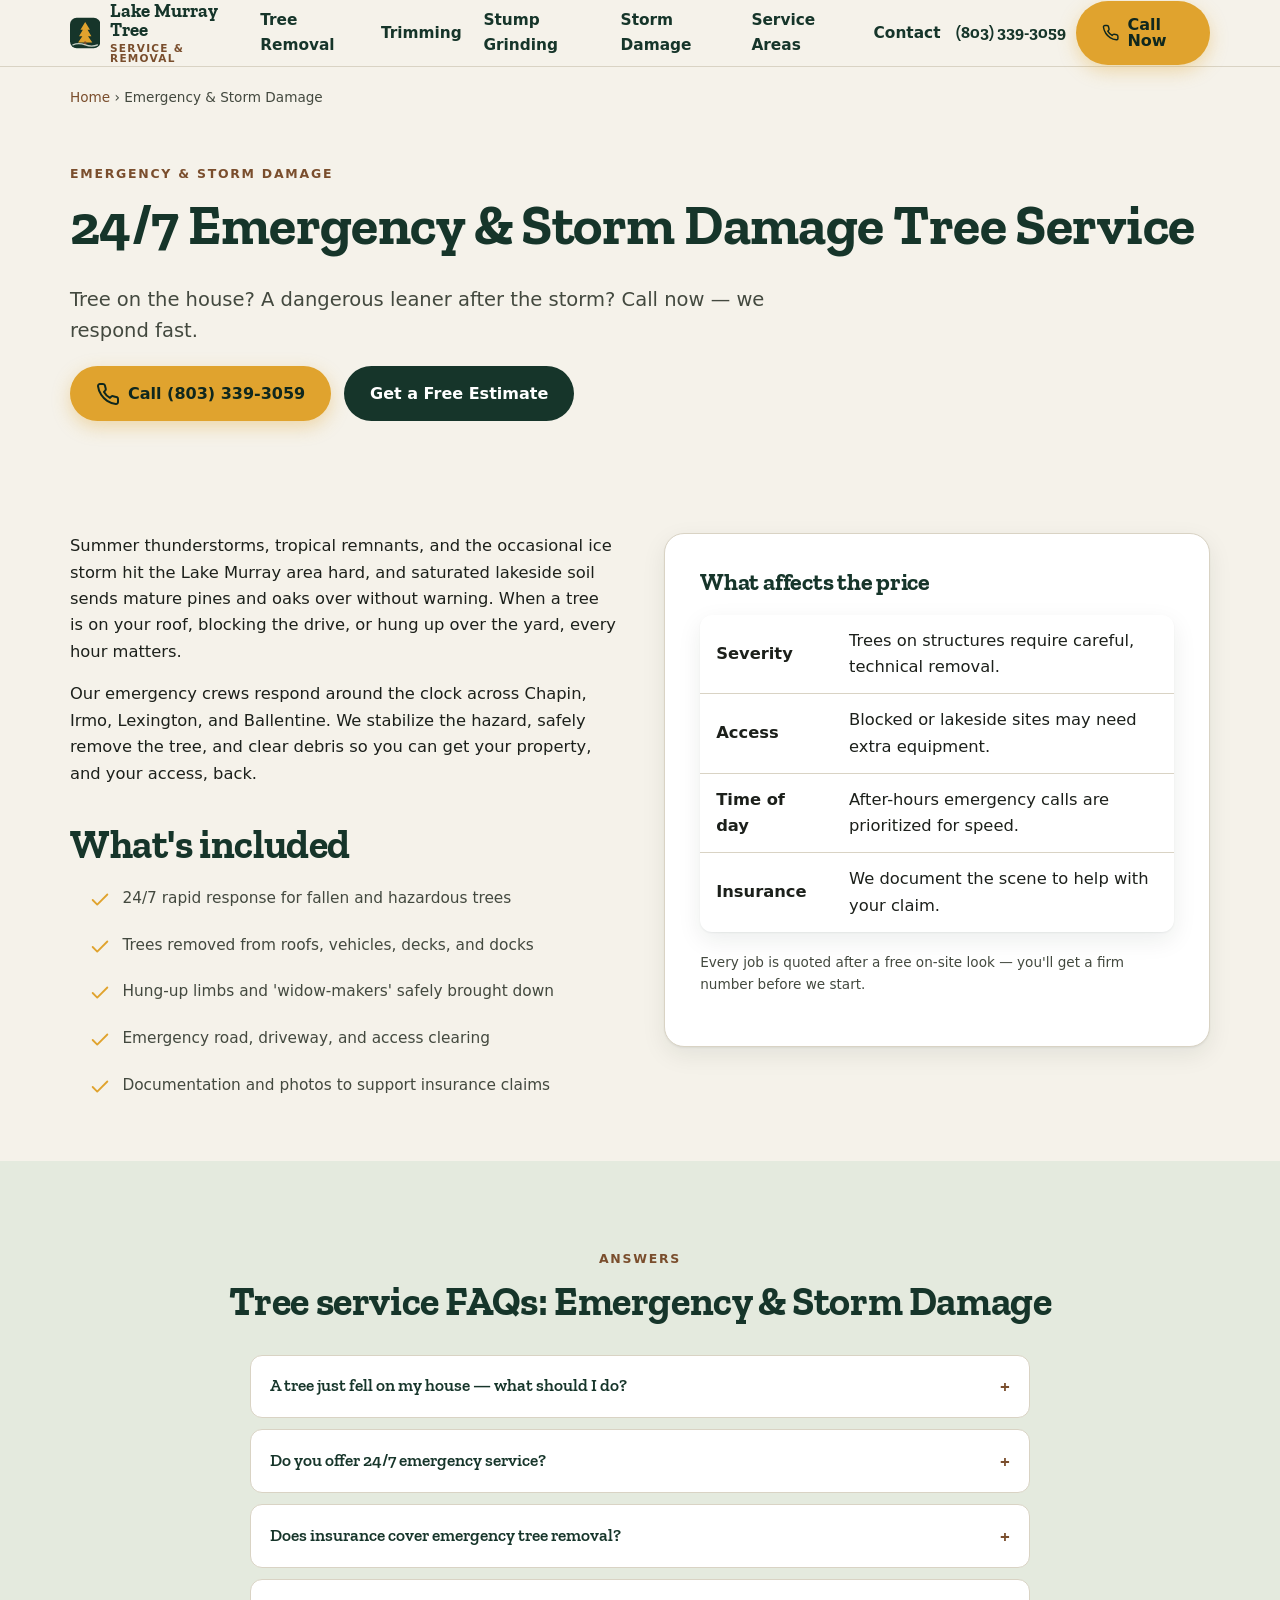
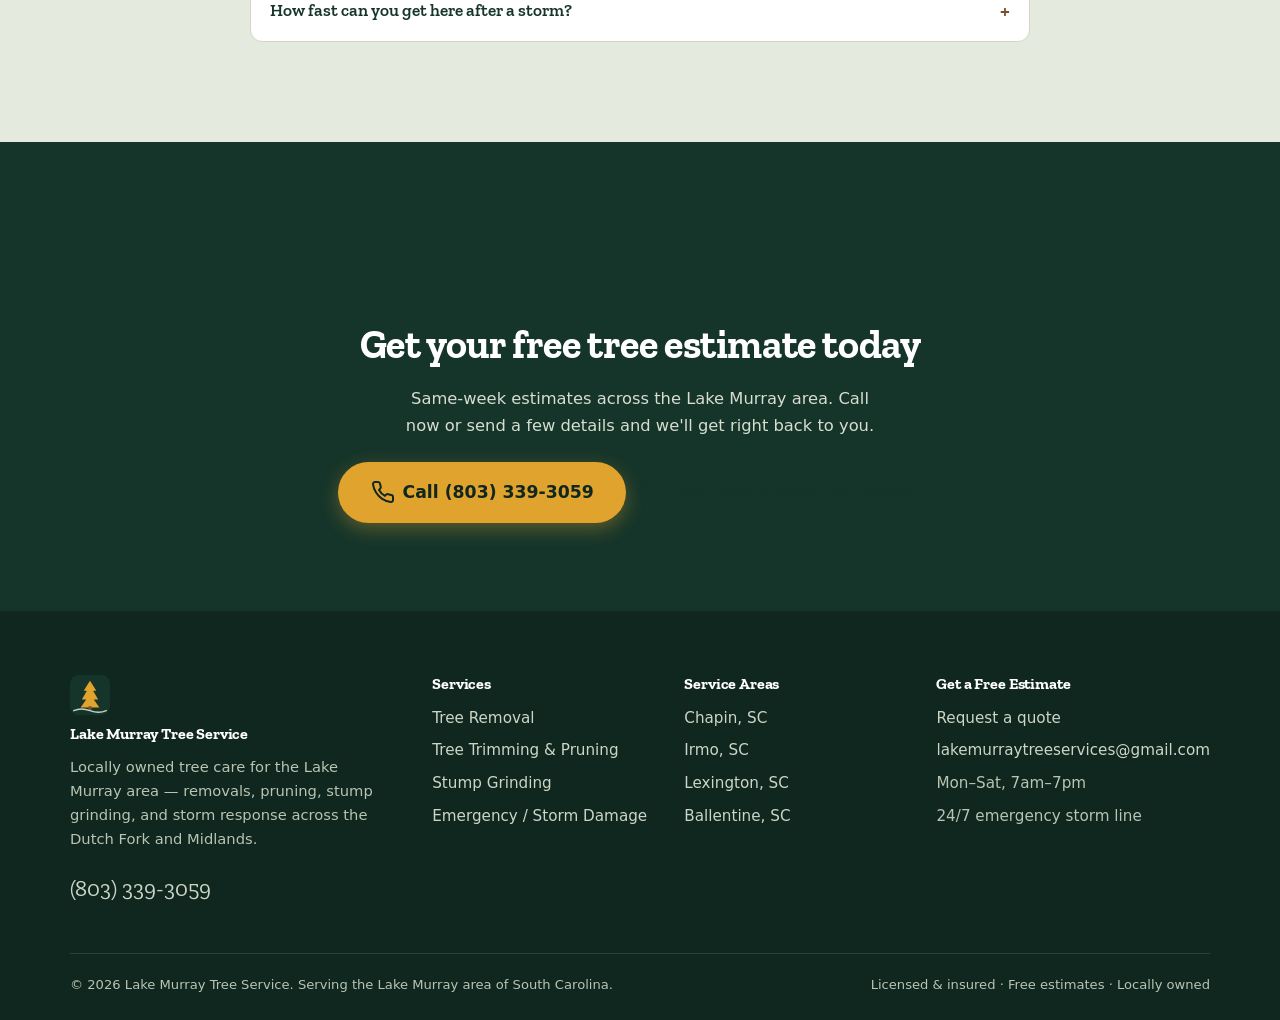
<file: emergency-tree-service.html>
<!doctype html>
<html lang="en">
<head>
<meta charset="utf-8">
<meta name="viewport" content="width=device-width, initial-scale=1">
<title>Emergency &amp; Storm Damage in the Lake Murray Area, SC | Lake Murray Tree Service</title>
<meta name="description" content="24/7 emergency tree service near Lake Murray, SC. Fast storm-damage response for fallen trees, limbs on homes, and hazardous leaners. Call now for rapid help.">
<link rel="canonical" href="https://lakemurraytreeservice.com/emergency-tree-service.html">
<meta name="robots" content="index, follow, max-image-preview:large">
<meta name="theme-color" content="#16352a">
<meta property="og:type" content="website">
<meta property="og:site_name" content="Lake Murray Tree Service">
<meta property="og:title" content="Emergency &amp; Storm Damage in the Lake Murray Area, SC | Lake Murray Tree Service">
<meta property="og:description" content="24/7 emergency tree service near Lake Murray, SC. Fast storm-damage response for fallen trees, limbs on homes, and hazardous leaners. Call now for rapid help.">
<meta property="og:url" content="https://lakemurraytreeservice.com/emergency-tree-service.html">
<meta property="og:image" content="https://lakemurraytreeservice.com/assets/og-image.png">
<meta name="twitter:card" content="summary_large_image">
<meta name="twitter:title" content="Emergency &amp; Storm Damage in the Lake Murray Area, SC | Lake Murray Tree Service">
<meta name="twitter:description" content="24/7 emergency tree service near Lake Murray, SC. Fast storm-damage response for fallen trees, limbs on homes, and hazardous leaners. Call now for rapid help.">
<meta name="twitter:image" content="https://lakemurraytreeservice.com/assets/og-image.png">
<link rel="icon" href="assets/favicon.svg" type="image/svg+xml">
<link rel="preconnect" href="https://fonts.googleapis.com">
<link rel="preconnect" href="https://fonts.gstatic.com" crossorigin>
<link href="https://fonts.googleapis.com/css2?family=Zilla+Slab:wght@500;600;700&display=swap" rel="stylesheet">
<style>/* ==========================================================================
   Lake Murray Tree Service — stylesheet
   Design system: "Southern canopy"
   Palette:  pine #16352A · heartwood #7A4E2D · sap-gold #E0A32E
             stone #F5F2EA · sage #E4EADE · ink #1C201B
   Display: Zilla Slab (web font, headings only)   Body: system stack (fast)
   ========================================================================== */

:root {
  --pine:        #16352a;
  --pine-deep:   #0f271e;
  --pine-mid:    #2c5545;
  --heartwood:   #7a4e2d;
  --sap:         #e0a32e;
  --sap-deep:    #c9871a;
  --stone:       #f5f2ea;
  --stone-warm:  #efeadd;
  --sage:        #e4eade;
  --ink:         #1c201b;
  --ink-soft:    #43493f;
  --line:        #d9d3c4;
  --white:       #ffffff;

  --font-display: "Zilla Slab", Georgia, "Times New Roman", serif;
  --font-body: system-ui, -apple-system, "Segoe UI", Roboto, Helvetica, Arial, sans-serif;

  --wrap: 1140px;
  --gap: clamp(1rem, 3vw, 2rem);
  --radius: 12px;
  --radius-lg: 20px;
  --shadow: 0 1px 2px rgba(15,39,30,.06), 0 8px 24px rgba(15,39,30,.08);
  --shadow-lg: 0 18px 48px rgba(15,39,30,.16);
  --ring: 0 0 0 3px rgba(224,163,46,.55);
}

/* ---------- reset ---------- */
*, *::before, *::after { box-sizing: border-box; }
html { -webkit-text-size-adjust: 100%; scroll-behavior: smooth; }
@media (prefers-reduced-motion: reduce) {
  html { scroll-behavior: auto; }
  *, *::before, *::after { animation-duration: .001ms !important; transition-duration: .001ms !important; }
}
body {
  margin: 0;
  font-family: var(--font-body);
  color: var(--ink);
  background: var(--stone);
  line-height: 1.62;
  font-size: 1.02rem;
  -webkit-font-smoothing: antialiased;
}
img, svg { max-width: 100%; height: auto; display: block; }
a { color: var(--pine-mid); text-decoration-thickness: 1px; text-underline-offset: 2px; }
a:hover { color: var(--pine); }
h1, h2, h3, h4 { font-family: var(--font-display); line-height: 1.1; color: var(--pine); font-weight: 700; margin: 0 0 .5em; letter-spacing: -.01em; }
h1 { font-size: clamp(2.1rem, 5.2vw, 3.5rem); }
h2 { font-size: clamp(1.7rem, 4vw, 2.5rem); }
h3 { font-size: clamp(1.2rem, 2.4vw, 1.5rem); }
p { margin: 0 0 1rem; }
:focus-visible { outline: none; box-shadow: var(--ring); border-radius: 6px; }

/* ---------- layout ---------- */
.wrap { width: min(var(--wrap), 100% - 2.4rem); margin-inline: auto; }
.section { padding: clamp(3rem, 7vw, 5.5rem) 0; }
.section--tight { padding: clamp(2rem, 5vw, 3.5rem) 0; }
.eyebrow {
  font-family: var(--font-body); font-weight: 700; text-transform: uppercase;
  letter-spacing: .14em; font-size: .78rem; color: var(--heartwood); margin: 0 0 .6rem;
}
.lede { font-size: clamp(1.05rem, 1.6vw, 1.22rem); color: var(--ink-soft); max-width: 60ch; }
.center { text-align: center; margin-inline: auto; }

/* ---------- buttons ---------- */
.btn {
  display: inline-flex; align-items: center; gap: .5rem;
  font-family: var(--font-body); font-weight: 700; font-size: 1rem;
  padding: .85rem 1.5rem; border-radius: 999px; border: 2px solid transparent;
  cursor: pointer; text-decoration: none; transition: transform .12s ease, background .2s ease, box-shadow .2s ease;
  line-height: 1;
}
.btn:active { transform: translateY(1px); }
.btn--call { background: var(--sap); color: var(--pine-deep); box-shadow: 0 6px 18px rgba(224,163,46,.35); }
.btn--call:hover { background: var(--sap-deep); color: var(--pine-deep); }
.btn--quote { background: var(--pine); color: var(--white); }
.btn--quote:hover { background: var(--pine-deep); color: var(--white); }
.btn--ghost { background: transparent; color: var(--pine); border-color: var(--pine); }
.btn--ghost:hover { background: var(--pine); color: var(--white); }
.btn--lg { padding: 1.05rem 1.9rem; font-size: 1.08rem; }
.btn-row { display: flex; flex-wrap: wrap; gap: .8rem; }

/* ---------- header ---------- */
.site-header {
  position: sticky; top: 0; z-index: 50;
  background: rgba(245,242,234,.92); backdrop-filter: blur(8px);
  border-bottom: 1px solid var(--line);
}
.header-inner { display: flex; align-items: center; gap: 1rem; min-height: 66px; }
.brand { display: flex; align-items: center; gap: .6rem; text-decoration: none; margin-right: auto; }
.brand svg { width: 34px; height: 34px; }
.brand-name { font-family: var(--font-display); font-weight: 700; font-size: 1.18rem; color: var(--pine); line-height: 1; }
.brand-name span { display: block; font-family: var(--font-body); font-weight: 600; font-size: .66rem; letter-spacing: .12em; text-transform: uppercase; color: var(--heartwood); margin-top: 3px; }
.nav { display: flex; align-items: center; gap: 1.35rem; }
.nav a { color: var(--pine); text-decoration: none; font-weight: 600; font-size: .96rem; }
.nav a:hover { color: var(--heartwood); }
.header-cta { display: flex; align-items: center; gap: .6rem; }
.header-phone { font-family: var(--font-display); font-weight: 700; color: var(--pine); text-decoration: none; font-size: 1.05rem; white-space: nowrap; }
.nav-toggle { display: none; background: none; border: 0; padding: .4rem; cursor: pointer; color: var(--pine); }
.nav-toggle svg { width: 28px; height: 28px; }

@media (max-width: 860px) {
  .nav-toggle { display: inline-flex; }
  .nav {
    position: absolute; top: 100%; left: 0; right: 0;
    flex-direction: column; align-items: stretch; gap: 0;
    background: var(--stone); border-bottom: 1px solid var(--line);
    padding: .5rem 1.2rem 1rem; box-shadow: var(--shadow);
    display: none;
  }
  .nav[data-open="true"] { display: flex; }
  .nav a { padding: .8rem .2rem; border-bottom: 1px solid var(--line); }
  .header-phone { display: none; }
}

/* ---------- hero ---------- */
.hero { position: relative; background: var(--pine); color: #eef1e9; overflow: hidden; }
.hero::after {
  /* subtle topographic contour rings, drawn in CSS — evokes lake depth lines */
  content: ""; position: absolute; inset: 0; pointer-events: none; opacity: .12;
  background:
    radial-gradient(120% 90% at 82% -10%, transparent 38%, rgba(224,163,46,.9) 39%, transparent 41%),
    radial-gradient(120% 90% at 82% -10%, transparent 52%, rgba(228,234,222,.7) 53%, transparent 55%),
    radial-gradient(120% 90% at 82% -10%, transparent 66%, rgba(228,234,222,.5) 67%, transparent 69%);
}
.hero-inner { position: relative; z-index: 2; padding: clamp(3rem, 8vw, 6rem) 0 0; }
.hero h1 { color: var(--white); max-width: 16ch; }
.hero .lede { color: #d7ded0; max-width: 52ch; }
.hero .eyebrow { color: var(--sap); }
.hero .btn-row { margin-top: 1.6rem; }
.hero .btn--ghost { color: #eef1e9; border-color: rgba(238,241,233,.5); }
.hero .btn--ghost:hover { background: #eef1e9; color: var(--pine); }
.trust-strip { display: flex; flex-wrap: wrap; gap: .6rem 1.4rem; margin-top: 1.8rem; padding-bottom: 2.5rem; }
.trust-chip { display: inline-flex; align-items: center; gap: .5rem; font-size: .92rem; font-weight: 600; color: #e7ecdf; }
.trust-chip svg { width: 18px; height: 18px; color: var(--sap); flex: none; }

/* signature: hand-built treeline silhouette */
.treeline { display: block; width: 100%; height: auto; position: relative; z-index: 2; margin-bottom: -1px; color: var(--stone); }
.treeline--flip { transform: scaleY(-1); color: var(--pine); }
.divider-treeline { color: var(--sage); background: var(--stone); }

/* ---------- service cards ---------- */
.grid { display: grid; gap: 1.2rem; }
.grid--services { grid-template-columns: repeat(auto-fit, minmax(240px, 1fr)); }
.card {
  background: var(--white); border: 1px solid var(--line); border-radius: var(--radius-lg);
  padding: 1.5rem; box-shadow: var(--shadow); transition: transform .15s ease, box-shadow .2s ease;
  display: flex; flex-direction: column;
}
a.card { text-decoration: none; color: inherit; }
a.card:hover { transform: translateY(-3px); box-shadow: var(--shadow-lg); }
.card-icon { width: 46px; height: 46px; border-radius: 12px; background: var(--sage); color: var(--pine);
  display: grid; place-items: center; margin-bottom: 1rem; }
.card-icon svg { width: 26px; height: 26px; }
.card h3 { margin-bottom: .35rem; }
.card p { color: var(--ink-soft); font-size: .98rem; margin-bottom: .9rem; }
.card .card-link { margin-top: auto; font-weight: 700; color: var(--heartwood); font-size: .95rem; }

/* ---------- towns grid ---------- */
.towns { display: grid; grid-template-columns: repeat(auto-fit, minmax(180px,1fr)); gap: .8rem; }
.town {
  background: var(--white); border: 1px solid var(--line); border-radius: var(--radius);
  padding: 1rem 1.1rem; text-decoration: none; color: var(--pine); font-weight: 700;
  display: flex; align-items: center; justify-content: space-between; gap: .5rem; transition: background .15s ease;
}
.town:hover { background: var(--sage); }
.town span { font-family: var(--font-body); font-weight: 500; color: var(--ink-soft); font-size: .82rem; }

/* ---------- process ---------- */
.steps { display: grid; grid-template-columns: repeat(auto-fit, minmax(220px,1fr)); gap: 1.4rem; counter-reset: step; }
.step { position: relative; padding-top: .5rem; }
.step-num {
  font-family: var(--font-display); font-weight: 700; font-size: 1.1rem; color: var(--pine-deep);
  width: 42px; height: 42px; border-radius: 50%; background: var(--sap); display: grid; place-items: center; margin-bottom: .8rem;
}
.step h3 { font-size: 1.15rem; }
.step p { color: var(--ink-soft); font-size: .96rem; margin: 0; }

/* ---------- alternating band ---------- */
.band-sage { background: var(--sage); }
.band-pine { background: var(--pine); color: #e7ecdf; }
.band-pine h2, .band-pine h3 { color: var(--white); }
.band-pine .lede { color: #cdd6c6; }

/* feature list */
.features { list-style: none; margin: 0; padding: 0; display: grid; gap: .9rem; }
.features li { display: flex; gap: .7rem; align-items: flex-start; }
.features svg { width: 22px; height: 22px; color: var(--sap); flex: none; margin-top: 3px; }
.features strong { display: block; color: var(--pine); }
.band-pine .features strong { color: var(--white); }
.features span { color: var(--ink-soft); font-size: .96rem; }
.band-pine .features span { color: #cdd6c6; }

/* ---------- FAQ (details/summary — no-JS, AEO-friendly) ---------- */
.faq { max-width: 780px; margin-inline: auto; }
.faq details { background: var(--white); border: 1px solid var(--line); border-radius: var(--radius); margin-bottom: .7rem; overflow: hidden; }
.faq summary {
  cursor: pointer; list-style: none; padding: 1.05rem 1.2rem; font-family: var(--font-display);
  font-weight: 600; font-size: 1.08rem; color: var(--pine); display: flex; justify-content: space-between; gap: 1rem; align-items: center;
}
.faq summary::-webkit-details-marker { display: none; }
.faq summary::after { content: "+"; font-size: 1.5rem; color: var(--heartwood); transition: transform .2s ease; line-height: 1; }
.faq details[open] summary::after { transform: rotate(45deg); }
.faq .faq-body { padding: 0 1.2rem 1.2rem; color: var(--ink-soft); }
.faq .faq-body p { margin: 0; }

/* ---------- testimonials ---------- */
.quotes { display: grid; grid-template-columns: repeat(auto-fit, minmax(260px,1fr)); gap: 1.2rem; }
.quote { background: var(--white); border: 1px solid var(--line); border-left: 4px solid var(--sap); border-radius: var(--radius); padding: 1.4rem; }
.quote p { font-style: italic; color: var(--ink); margin-bottom: .8rem; }
.quote cite { font-style: normal; font-weight: 700; color: var(--pine); font-size: .95rem; }
.quote cite span { display: block; font-weight: 500; color: var(--ink-soft); font-size: .85rem; }

/* ---------- CTA band ---------- */
.cta-band { text-align: center; }
.cta-band h2 { color: var(--white); }
.cta-band p { color: #d7ded0; max-width: 46ch; margin-inline: auto; }
.cta-band .btn-row { justify-content: center; margin-top: 1.4rem; }

/* ---------- quote form ---------- */
.quote-form { background: var(--white); border: 1px solid var(--line); border-radius: var(--radius-lg); padding: clamp(1.4rem, 3vw, 2.2rem); box-shadow: var(--shadow); }
.field { margin-bottom: 1rem; }
.field label { display: block; font-weight: 700; color: var(--pine); margin-bottom: .35rem; font-size: .95rem; }
.field input, .field select, .field textarea {
  width: 100%; padding: .8rem .9rem; border: 1.5px solid var(--line); border-radius: 10px;
  font: inherit; color: var(--ink); background: var(--stone); }
.field input:focus, .field select:focus, .field textarea:focus { border-color: var(--sap); background: var(--white); }
.field-row { display: grid; grid-template-columns: 1fr 1fr; gap: 1rem; }
@media (max-width: 520px) { .field-row { grid-template-columns: 1fr; } }
.form-note { font-size: .85rem; color: var(--ink-soft); margin-top: .6rem; }
.two-col { display: grid; grid-template-columns: 1fr 1fr; gap: clamp(1.5rem,4vw,3rem); align-items: start; }
@media (max-width: 820px) { .two-col { grid-template-columns: 1fr; } }

/* ---------- content prose (service/location body) ---------- */
.prose { max-width: 72ch; }
.prose h2 { margin-top: 2.2rem; }
.prose h3 { margin-top: 1.6rem; }
.prose ul { padding-left: 1.2rem; }
.prose li { margin-bottom: .45rem; }
.pricing-table { width: 100%; border-collapse: collapse; margin: 1.2rem 0; background: var(--white); border-radius: var(--radius); overflow: hidden; box-shadow: var(--shadow); }
.pricing-table th, .pricing-table td { text-align: left; padding: .8rem 1rem; border-bottom: 1px solid var(--line); }
.pricing-table th { background: var(--sage); font-family: var(--font-display); color: var(--pine); }
.pricing-table tr:last-child td { border-bottom: 0; }

/* breadcrumb */
.crumbs { font-size: .85rem; color: var(--ink-soft); padding-top: 1.2rem; }
.crumbs a { color: var(--heartwood); text-decoration: none; }
.crumbs a:hover { text-decoration: underline; }

/* ---------- footer ---------- */
.site-footer { background: var(--pine-deep); color: #b9c4b3; padding: clamp(2.5rem,5vw,4rem) 0 1.5rem; }
.footer-grid { display: grid; grid-template-columns: 1.5fr 1fr 1fr 1.2fr; gap: 2rem; }
@media (max-width: 780px) { .footer-grid { grid-template-columns: 1fr 1fr; gap: 1.6rem; } }
@media (max-width: 460px) { .footer-grid { grid-template-columns: 1fr; } }
.site-footer h4 { color: var(--white); font-size: 1rem; margin-bottom: .8rem; }
.site-footer a { color: #cdd6c6; text-decoration: none; }
.site-footer a:hover { color: var(--sap); }
.footer-links { list-style: none; padding: 0; margin: 0; display: grid; gap: .5rem; font-size: .95rem; }
.footer-brand svg { width: 40px; height: 40px; margin-bottom: .6rem; }
.footer-brand p { font-size: .92rem; max-width: 34ch; }
.footer-phone { font-family: var(--font-display); font-size: 1.4rem; color: var(--white); text-decoration: none; display: inline-block; margin: .3rem 0; }
.footer-bottom { border-top: 1px solid rgba(255,255,255,.12); margin-top: 2.5rem; padding-top: 1.3rem; font-size: .82rem; display: flex; flex-wrap: wrap; justify-content: space-between; gap: .6rem; }
.footer-bottom p { margin: 0; }

/* ---------- sticky mobile call bar ---------- */
.mobile-callbar { display: none; }
@media (max-width: 640px) {
  .mobile-callbar {
    display: grid; grid-template-columns: 1fr 1fr; gap: 0;
    position: fixed; bottom: 0; left: 0; right: 0; z-index: 60;
    box-shadow: 0 -4px 16px rgba(15,39,30,.2);
  }
  .mobile-callbar a { display: flex; align-items: center; justify-content: center; gap: .5rem; padding: .95rem; font-weight: 700; text-decoration: none; font-size: 1rem; }
  .mobile-callbar .mc-call { background: var(--sap); color: var(--pine-deep); }
  .mobile-callbar .mc-quote { background: var(--pine); color: #fff; }
  .mobile-callbar svg { width: 20px; height: 20px; }
  body { padding-bottom: 56px; }
}

/* utilities */
.mt-0 { margin-top: 0; }
.stack > * + * { margin-top: 1rem; }
.muted { color: var(--ink-soft); }
</style>
<script type="application/ld+json">{"@context":"https://schema.org","@graph":[{"@type":["HomeAndConstructionBusiness","LocalBusiness"],"@id":"https://lakemurraytreeservice.com/#business","name":"Lake Murray Tree Service","url":"https://lakemurraytreeservice.com/","telephone":"+18033393059","email":"lakemurraytreeservices@gmail.com","image":"https://lakemurraytreeservice.com/assets/og-image.png","logo":"https://lakemurraytreeservice.com/assets/favicon.svg","priceRange":"$$","description":"Locally owned tree service serving the Lake Murray area of South Carolina \u2014 tree removal, trimming and pruning, stump grinding, and 24/7 storm-damage response.","address":{"@type":"PostalAddress","addressLocality":"Chapin","addressRegion":"SC","postalCode":"29036","addressCountry":"US"},"geo":{"@type":"GeoCoordinates","latitude":34.1662,"longitude":-81.3498},"areaServed":[{"@type":"City","name":"Chapin"},{"@type":"City","name":"Irmo"},{"@type":"City","name":"Lexington"},{"@type":"City","name":"Ballentine"},{"@type":"City","name":"Lake Murray"},{"@type":"City","name":"Dutch Fork"},{"@type":"City","name":"Prosperity"},{"@type":"City","name":"Gilbert"},{"@type":"City","name":"Columbia"}],"openingHoursSpecification":[{"@type":"OpeningHoursSpecification","dayOfWeek":["Monday","Tuesday","Wednesday","Thursday","Friday","Saturday"],"opens":"07:00","closes":"19:00"}],"knowsAbout":["tree removal","tree pruning","stump grinding","storm damage cleanup","hazardous tree assessment","lot clearing"]},{"@type":"WebSite","@id":"https://lakemurraytreeservice.com/#website","url":"https://lakemurraytreeservice.com/","name":"Lake Murray Tree Service","publisher":{"@id":"https://lakemurraytreeservice.com/#business"}}]}</script><script type="application/ld+json">{"@type":"BreadcrumbList","itemListElement":[{"@type":"ListItem","position":1,"name":"Home","item":"https://lakemurraytreeservice.com/"},{"@type":"ListItem","position":2,"name":"Emergency & Storm Damage","item":"https://lakemurraytreeservice.com/emergency-tree-service.html"}],"@context":"https://schema.org"}</script><script type="application/ld+json">{"@type":"FAQPage","mainEntity":[{"@type":"Question","name":"A tree just fell on my house \u2014 what should I do?","acceptedAnswer":{"@type":"Answer","text":"First, get everyone to a safe area and, if there's any risk to power lines or structure, contact your utility and local authorities. Then call us right away. We respond 24/7, stabilize the hazard, remove the tree safely, and document the damage for your insurance claim."}},{"@type":"Question","name":"Do you offer 24/7 emergency service?","acceptedAnswer":{"@type":"Answer","text":"Yes. Storm and emergency crews are on call around the clock across the Lake Murray area. After-hours emergencies, like a tree on a roof or a driveway blocked by a fallen trunk, are prioritized for the fastest possible response."}},{"@type":"Question","name":"Does insurance cover emergency tree removal?","acceptedAnswer":{"@type":"Answer","text":"Often, yes, especially when a fallen tree damages a covered structure like your home, garage, or fence. Coverage varies by policy, so we photograph and document the scene to support your claim. We're not an insurer, so confirm specifics with your provider."}},{"@type":"Question","name":"How fast can you get here after a storm?","acceptedAnswer":{"@type":"Answer","text":"We prioritize active hazards and aim to reach emergencies in the Lake Murray area as quickly as conditions allow. Calling early helps \u2014 after major storms, demand is high, and the sooner you reach us, the sooner we can get you on the schedule."}}],"@context":"https://schema.org"}</script><script type="application/ld+json">{"@type":"Service","name":"Emergency & Storm Damage","serviceType":"Emergency & Storm Damage","description":"24/7 emergency tree service near Lake Murray, SC. Fast storm-damage response for fallen trees, limbs on homes, and hazardous leaners. Call now for rapid help.","url":"https://lakemurraytreeservice.com/emergency-tree-service.html","provider":{"@id":"https://lakemurraytreeservice.com/#business"},"areaServed":[{"@type":"City","name":"Lake Murray"},{"@type":"City","name":"Chapin"},{"@type":"City","name":"Irmo"},{"@type":"City","name":"Lexington"},{"@type":"City","name":"Ballentine"}],"@context":"https://schema.org"}</script><script type="application/ld+json">{"@type":"WebPage","url":"https://lakemurraytreeservice.com/emergency-tree-service.html","speakable":{"@type":"SpeakableSpecification","cssSelector":["h1",".speakable"]},"@context":"https://schema.org"}</script>
</head>
<body>
<a class="skip-link" href="#main" style="position:absolute;left:-999px">Skip to content</a>
<header class="site-header">
  <div class="wrap header-inner">
    <a class="brand" href="index.html" aria-label="Lake Murray Tree Service home">
      <svg width="34" height="34" viewBox="0 0 64 64" aria-hidden="true"><rect width="64" height="64" rx="14" fill="#16352a"/><path d="M32 9 L42 25 H37 L45 39 H38 L47 52 H17 L26 39 H19 L27 25 H22 Z" fill="#e0a32e"/><rect x="29.5" y="50" width="5" height="7" rx="1" fill="#7a4e2d"/><path d="M6 57 q12 -5 26 0 t26 0" fill="none" stroke="#e4eade" stroke-width="2.4" stroke-linecap="round" opacity="0.85"/></svg>
      <span class="brand-name">Lake Murray Tree<span>Service &amp; Removal</span></span>
    </a>
    <nav class="nav" id="primary-nav" aria-label="Primary"><a href="tree-removal.html">Tree Removal</a><a href="tree-trimming.html">Trimming</a><a href="stump-grinding.html">Stump Grinding</a><a href="emergency-tree-service.html">Storm Damage</a><a href="index.html#areas">Service Areas</a><a href="contact.html">Contact</a></nav>
    <div class="header-cta">
      <a class="header-phone" href="tel:+18033393059">(803) 339-3059</a>
      <a class="btn btn--call" href="tel:+18033393059"><svg class="" width="24" height="24" viewBox="0 0 24 24" fill="none" stroke="currentColor" stroke-width="2" stroke-linecap="round" stroke-linejoin="round" aria-hidden="true"><path d="M22 16.9v3a2 2 0 0 1-2.2 2 19.8 19.8 0 0 1-8.6-3.1 19.5 19.5 0 0 1-6-6A19.8 19.8 0 0 1 2 4.1 2 2 0 0 1 4 2h3a2 2 0 0 1 2 1.7c.1 1 .4 1.9.7 2.8a2 2 0 0 1-.5 2.1L8 9.9a16 16 0 0 0 6 6l1.3-1.3a2 2 0 0 1 2.1-.4c.9.3 1.8.6 2.8.7a2 2 0 0 1 1.8 2z"/></svg> Call Now</a>
      <button class="nav-toggle" aria-label="Open menu" aria-controls="primary-nav" aria-expanded="false"><svg class="" width="24" height="24" viewBox="0 0 24 24" fill="none" stroke="currentColor" stroke-width="2" stroke-linecap="round" stroke-linejoin="round" aria-hidden="true"><path d="M3 12h18M3 6h18M3 18h18"/></svg></button>
    </div>
  </div>
</header>
<div class="mobile-callbar">
  <a class="mc-call" href="tel:+18033393059"><svg class="" width="24" height="24" viewBox="0 0 24 24" fill="none" stroke="currentColor" stroke-width="2" stroke-linecap="round" stroke-linejoin="round" aria-hidden="true"><path d="M22 16.9v3a2 2 0 0 1-2.2 2 19.8 19.8 0 0 1-8.6-3.1 19.5 19.5 0 0 1-6-6A19.8 19.8 0 0 1 2 4.1 2 2 0 0 1 4 2h3a2 2 0 0 1 2 1.7c.1 1 .4 1.9.7 2.8a2 2 0 0 1-.5 2.1L8 9.9a16 16 0 0 0 6 6l1.3-1.3a2 2 0 0 1 2.1-.4c.9.3 1.8.6 2.8.7a2 2 0 0 1 1.8 2z"/></svg> Call</a>
  <a class="mc-quote" href="contact.html"><svg class="" width="24" height="24" viewBox="0 0 24 24" fill="none" stroke="currentColor" stroke-width="2" stroke-linecap="round" stroke-linejoin="round" aria-hidden="true"><path d="M11 20A7 7 0 0 1 4 13C4 8 10 4 20 4c0 8-4 16-9 16z"/><path d="M4 20c4-6 8-8 12-9"/></svg> Free Estimate</a>
</div>
<main id="main">
<div class="wrap crumbs"><a href="index.html">Home</a> &rsaquo; <span>Emergency & Storm Damage</span></div>
<section class="section--tight">
  <div class="wrap">
    <p class="eyebrow">Emergency & Storm Damage</p>
    <h1>24/7 Emergency & Storm Damage Tree Service</h1>
    <p class="lede speakable">Tree on the house? A dangerous leaner after the storm? Call now — we respond fast.</p>
    <div class="btn-row" style="margin-top:1.2rem">
      <a class="btn btn--call" href="tel:+18033393059"><svg class="" width="24" height="24" viewBox="0 0 24 24" fill="none" stroke="currentColor" stroke-width="2" stroke-linecap="round" stroke-linejoin="round" aria-hidden="true"><path d="M22 16.9v3a2 2 0 0 1-2.2 2 19.8 19.8 0 0 1-8.6-3.1 19.5 19.5 0 0 1-6-6A19.8 19.8 0 0 1 2 4.1 2 2 0 0 1 4 2h3a2 2 0 0 1 2 1.7c.1 1 .4 1.9.7 2.8a2 2 0 0 1-.5 2.1L8 9.9a16 16 0 0 0 6 6l1.3-1.3a2 2 0 0 1 2.1-.4c.9.3 1.8.6 2.8.7a2 2 0 0 1 1.8 2z"/></svg> Call (803) 339-3059</a>
      <a class="btn btn--quote" href="contact.html">Get a Free Estimate</a>
    </div>
  </div>
</section>
<section class="section--tight">
  <div class="wrap two-col">
    <div class="prose">
      <p>Summer thunderstorms, tropical remnants, and the occasional ice storm hit the Lake Murray area hard, and saturated lakeside soil sends mature pines and oaks over without warning. When a tree is on your roof, blocking the drive, or hung up over the yard, every hour matters.</p><p>Our emergency crews respond around the clock across Chapin, Irmo, Lexington, and Ballentine. We stabilize the hazard, safely remove the tree, and clear debris so you can get your property, and your access, back.</p>
      <h2>What's included</h2>
      <ul class="features"><li><svg class="" width="24" height="24" viewBox="0 0 24 24" fill="none" stroke="currentColor" stroke-width="2" stroke-linecap="round" stroke-linejoin="round" aria-hidden="true"><path d="M20 6L9 17l-5-5"/></svg><span>24/7 rapid response for fallen and hazardous trees</span></li><li><svg class="" width="24" height="24" viewBox="0 0 24 24" fill="none" stroke="currentColor" stroke-width="2" stroke-linecap="round" stroke-linejoin="round" aria-hidden="true"><path d="M20 6L9 17l-5-5"/></svg><span>Trees removed from roofs, vehicles, decks, and docks</span></li><li><svg class="" width="24" height="24" viewBox="0 0 24 24" fill="none" stroke="currentColor" stroke-width="2" stroke-linecap="round" stroke-linejoin="round" aria-hidden="true"><path d="M20 6L9 17l-5-5"/></svg><span>Hung-up limbs and 'widow-makers' safely brought down</span></li><li><svg class="" width="24" height="24" viewBox="0 0 24 24" fill="none" stroke="currentColor" stroke-width="2" stroke-linecap="round" stroke-linejoin="round" aria-hidden="true"><path d="M20 6L9 17l-5-5"/></svg><span>Emergency road, driveway, and access clearing</span></li><li><svg class="" width="24" height="24" viewBox="0 0 24 24" fill="none" stroke="currentColor" stroke-width="2" stroke-linecap="round" stroke-linejoin="round" aria-hidden="true"><path d="M20 6L9 17l-5-5"/></svg><span>Documentation and photos to support insurance claims</span></li></ul>
    </div>
    <div>
      <div class="quote-form">
        <h3 class="mt-0">What affects the price</h3>
        <table class="pricing-table"><tr><td><strong>Severity</strong></td><td>Trees on structures require careful, technical removal.</td></tr><tr><td><strong>Access</strong></td><td>Blocked or lakeside sites may need extra equipment.</td></tr><tr><td><strong>Time of day</strong></td><td>After-hours emergency calls are prioritized for speed.</td></tr><tr><td><strong>Insurance</strong></td><td>We document the scene to help with your claim.</td></tr></table>
        <p class="form-note">Every job is quoted after a free on-site look — you'll get a firm number before we start.</p>
      </div>
    </div>
  </div>
</section>
<section class="section band-sage">
  <div class="wrap">
    <p class="eyebrow center">Answers</p>
    <h2 class="center">Tree service FAQs: Emergency & Storm Damage</h2>
    <div class="faq" style="margin-top:2rem"><details><summary>A tree just fell on my house — what should I do?</summary><div class="faq-body"><p>First, get everyone to a safe area and, if there's any risk to power lines or structure, contact your utility and local authorities. Then call us right away. We respond 24/7, stabilize the hazard, remove the tree safely, and document the damage for your insurance claim.</p></div></details><details><summary>Do you offer 24/7 emergency service?</summary><div class="faq-body"><p>Yes. Storm and emergency crews are on call around the clock across the Lake Murray area. After-hours emergencies, like a tree on a roof or a driveway blocked by a fallen trunk, are prioritized for the fastest possible response.</p></div></details><details><summary>Does insurance cover emergency tree removal?</summary><div class="faq-body"><p>Often, yes, especially when a fallen tree damages a covered structure like your home, garage, or fence. Coverage varies by policy, so we photograph and document the scene to support your claim. We're not an insurer, so confirm specifics with your provider.</p></div></details><details><summary>How fast can you get here after a storm?</summary><div class="faq-body"><p>We prioritize active hazards and aim to reach emergencies in the Lake Murray area as quickly as conditions allow. Calling early helps — after major storms, demand is high, and the sooner you reach us, the sooner we can get you on the schedule.</p></div></details></div>
  </div>
</section>
<section class="section band-pine cta-band">
  <svg class="treeline treeline--flip" viewBox="0 0 1200 88" preserveAspectRatio="none" aria-hidden="true"><path d="M0,88 L0,74 L7,74 L23,36 L39,74 L51,74 L63,31 L75,74 L83,74 Q97,49 111,74 L120,74 L134,46 L148,74 L159,74 Q180,48 201,74 L212,74 L226,31 L240,74 L254,74 L272,30 L290,74 L303,74 L315,30 L327,74 L342,74 L349,10 L356,74 L374,74 L392,41 L410,74 L428,74 L435,24 L442,74 L457,74 Q475,46 493,74 L508,74 L515,19 L522,74 L538,74 L552,30 L566,74 L576,74 Q592,47 608,74 L622,74 L629,27 L636,74 L650,74 Q666,37 682,74 L691,74 Q709,36 727,74 L737,74 Q755,43 773,74 L784,74 L798,46 L812,74 L831,74 L841,13 L851,74 L869,74 Q887,41 905,74 L915,74 L927,32 L939,74 L952,74 L970,38 L988,74 L1000,74 Q1016,37 1032,74 L1041,74 L1053,31 L1065,74 L1075,74 Q1093,39 1111,74 L1131,74 L1142,14 L1153,74 L1173,74 L1185,40 L1197,74 L1200,74 L1200,88 Z" fill="currentColor"/></svg>
  <div class="wrap">
    <h2>Get your free tree estimate today</h2>
    <p>Same-week estimates across the Lake Murray area. Call now or send a few details and we'll get right back to you.</p>
    <div class="btn-row">
      <a class="btn btn--call btn--lg" href="tel:+18033393059"><svg class="" width="24" height="24" viewBox="0 0 24 24" fill="none" stroke="currentColor" stroke-width="2" stroke-linecap="round" stroke-linejoin="round" aria-hidden="true"><path d="M22 16.9v3a2 2 0 0 1-2.2 2 19.8 19.8 0 0 1-8.6-3.1 19.5 19.5 0 0 1-6-6A19.8 19.8 0 0 1 2 4.1 2 2 0 0 1 4 2h3a2 2 0 0 1 2 1.7c.1 1 .4 1.9.7 2.8a2 2 0 0 1-.5 2.1L8 9.9a16 16 0 0 0 6 6l1.3-1.3a2 2 0 0 1 2.1-.4c.9.3 1.8.6 2.8.7a2 2 0 0 1 1.8 2z"/></svg> Call (803) 339-3059</a>
      <a class="btn btn--ghost btn--lg" href="contact.html">Request a Free Estimate</a>
    </div>
  </div>
</section>
</main>
<footer class="site-footer">
  <div class="wrap footer-grid">
    <div class="footer-brand">
      <svg width="40" height="40" viewBox="0 0 64 64" aria-hidden="true"><rect width="64" height="64" rx="14" fill="#16352a"/><path d="M32 9 L42 25 H37 L45 39 H38 L47 52 H17 L26 39 H19 L27 25 H22 Z" fill="#e0a32e"/><rect x="29.5" y="50" width="5" height="7" rx="1" fill="#7a4e2d"/><path d="M6 57 q12 -5 26 0 t26 0" fill="none" stroke="#e4eade" stroke-width="2.4" stroke-linecap="round" opacity="0.85"/></svg>
      <h4>Lake Murray Tree Service</h4>
      <p>Locally owned tree care for the Lake Murray area — removals, pruning, stump grinding, and storm response across the Dutch Fork and Midlands.</p>
      <a class="footer-phone" href="tel:+18033393059">(803) 339-3059</a>
    </div>
    <div><h4>Services</h4><ul class="footer-links"><li><a href="tree-removal.html">Tree Removal</a></li><li><a href="tree-trimming.html">Tree Trimming & Pruning</a></li><li><a href="stump-grinding.html">Stump Grinding</a></li><li><a href="emergency-tree-service.html">Emergency / Storm Damage</a></li></ul></div>
    <div><h4>Service Areas</h4><ul class="footer-links"><li><a href="chapin-tree-service.html">Chapin, SC</a></li><li><a href="irmo-tree-service.html">Irmo, SC</a></li><li><a href="lexington-tree-service.html">Lexington, SC</a></li><li><a href="ballentine-tree-service.html">Ballentine, SC</a></li></ul></div>
    <div>
      <h4>Get a Free Estimate</h4>
      <ul class="footer-links">
        <li><a href="contact.html">Request a quote</a></li>
        <li><a href="mailto:lakemurraytreeservices@gmail.com">lakemurraytreeservices@gmail.com</a></li>
        <li>Mon–Sat, 7am–7pm</li>
        <li>24/7 emergency storm line</li>
      </ul>
    </div>
  </div>
  <div class="wrap footer-bottom">
    <p>&copy; <span id="year">2026</span> Lake Murray Tree Service. Serving the Lake Murray area of South Carolina.</p>
    <p>Licensed &amp; insured · Free estimates · Locally owned</p>
  </div>
</footer>
<script>/* Lake Murray Tree Service — minimal progressive-enhancement JS */
(function () {
  "use strict";

  // Mobile nav toggle
  var toggle = document.querySelector(".nav-toggle");
  var nav = document.getElementById("primary-nav");
  if (toggle && nav) {
    toggle.addEventListener("click", function () {
      var open = nav.getAttribute("data-open") === "true";
      nav.setAttribute("data-open", String(!open));
      toggle.setAttribute("aria-expanded", String(!open));
    });
    nav.querySelectorAll("a").forEach(function (a) {
      a.addEventListener("click", function () {
        nav.setAttribute("data-open", "false");
        toggle.setAttribute("aria-expanded", "false");
      });
    });
  }

  // Current year in footer
  var y = document.getElementById("year");
  if (y) { y.textContent = new Date().getFullYear(); }

  /* Quote form — front-end stub.
     Replace with your real handler: Formspree, Netlify Forms, Web3Forms,
     or a POST to your CRM / call-tracking provider. See README. */
  var form = document.getElementById("quote-form");
  if (form) {
    form.addEventListener("submit", function (e) {
      e.preventDefault();
      var status = document.getElementById("form-status");
      if (status) {
        status.textContent =
          "Thanks — this demo form isn't wired to a mailbox yet. Connect it to Formspree or Netlify Forms (see README), then your request will land in your inbox.";
        status.style.color = "#7a4e2d";
      }
    });
  }
})();
</script>
</body>
</html>
</file>
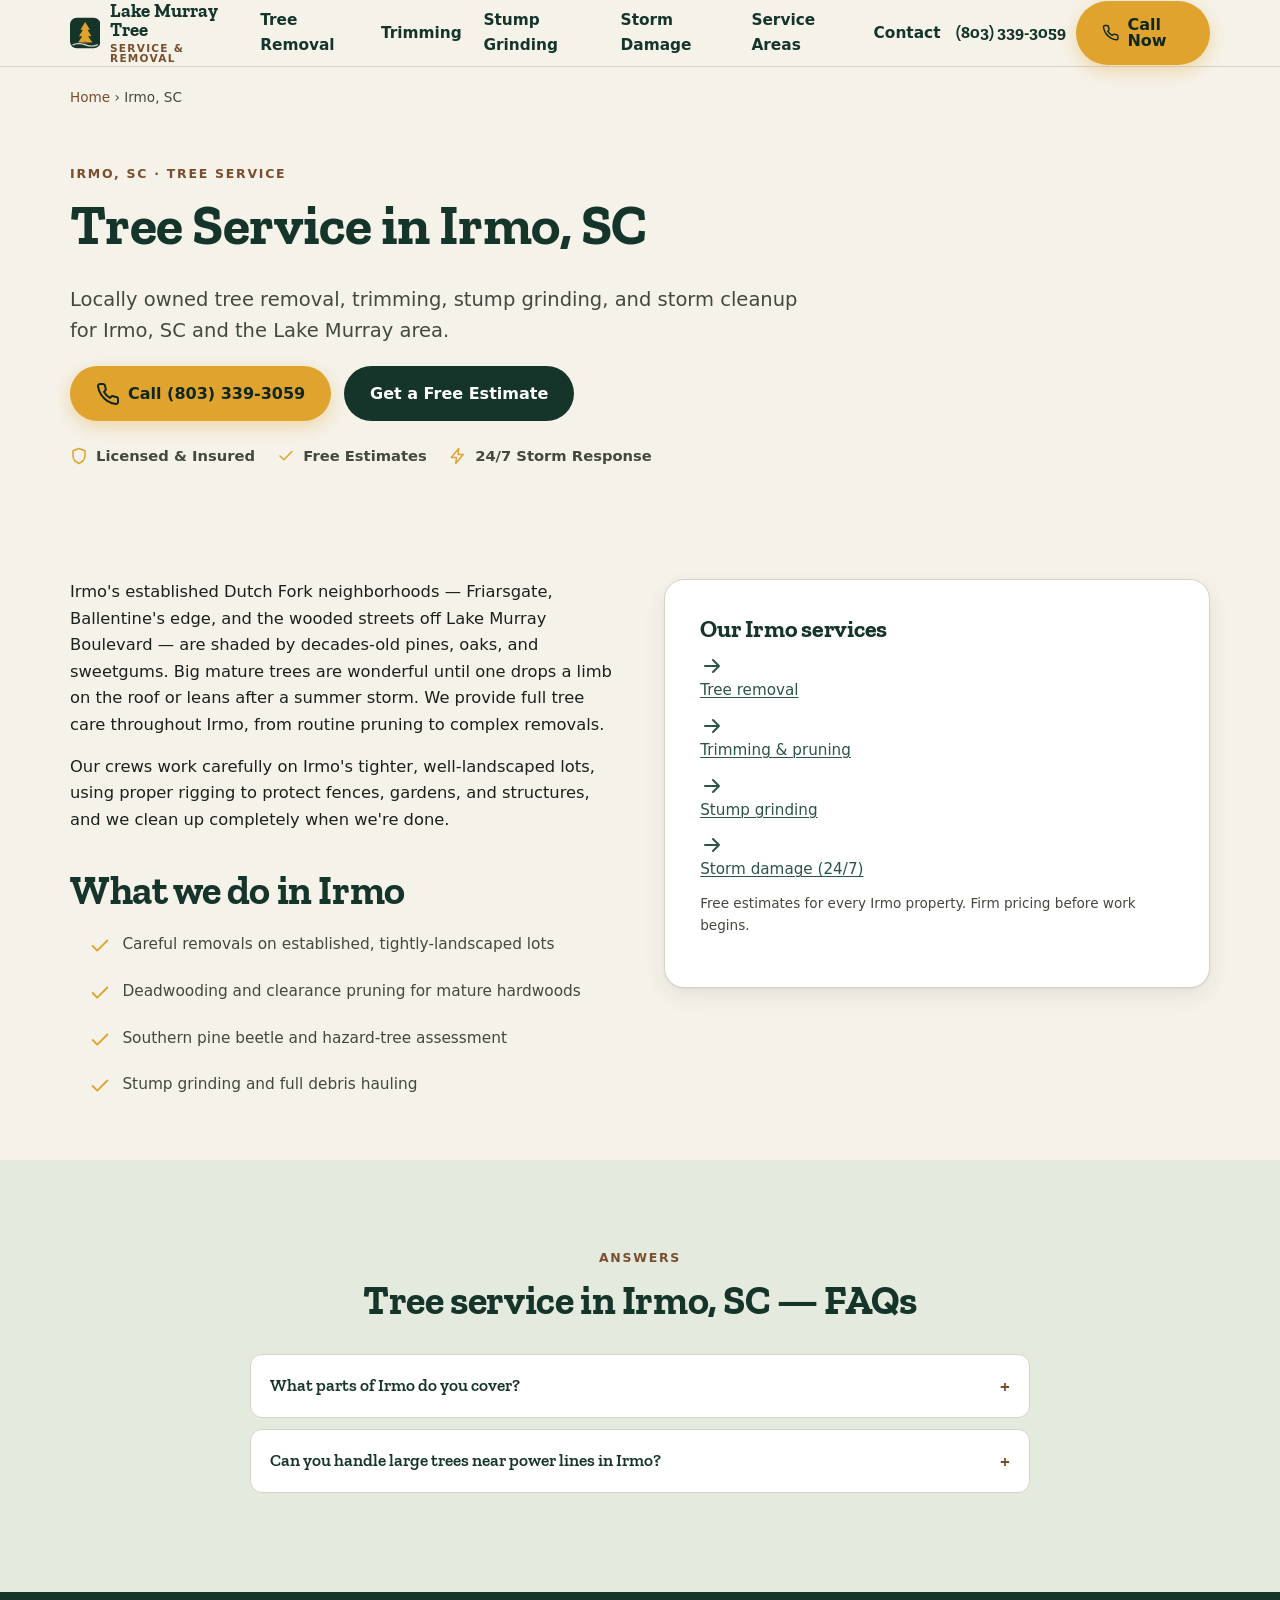
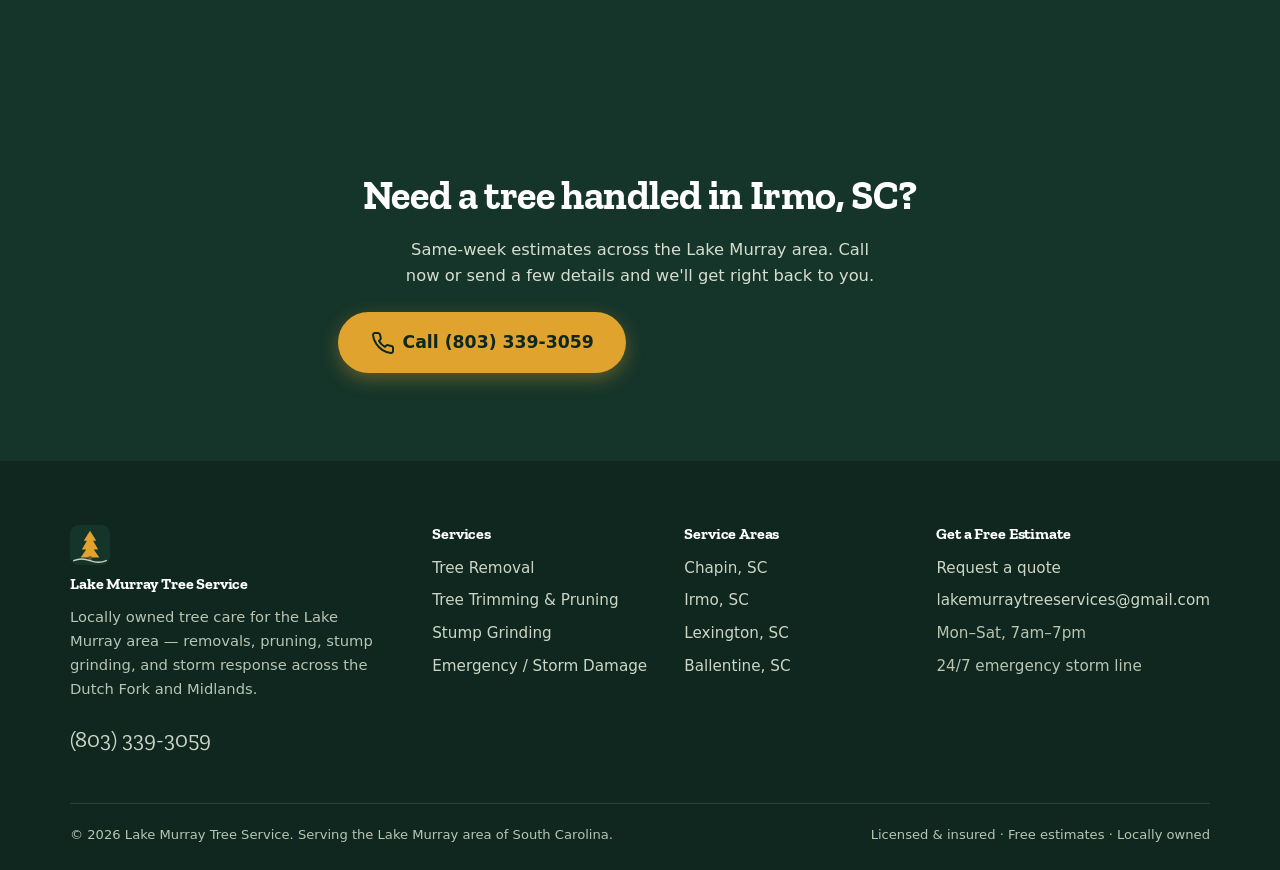
<file: irmo-tree-service.html>
<!doctype html>
<html lang="en">
<head>
<meta charset="utf-8">
<meta name="viewport" content="width=device-width, initial-scale=1">
<title>Tree Service in Irmo, SC | Removal, Trimming &amp; Stump Grinding</title>
<meta name="description" content="Tree service in Irmo, SC. Expert tree removal, trimming, stump grinding &amp; 24/7 storm response for the Dutch Fork area. Licensed, insured, locally owned. Free estimates.">
<link rel="canonical" href="https://lakemurraytreeservice.com/irmo-tree-service.html">
<meta name="robots" content="index, follow, max-image-preview:large">
<meta name="theme-color" content="#16352a">
<meta property="og:type" content="website">
<meta property="og:site_name" content="Lake Murray Tree Service">
<meta property="og:title" content="Tree Service in Irmo, SC | Removal, Trimming &amp; Stump Grinding">
<meta property="og:description" content="Tree service in Irmo, SC. Expert tree removal, trimming, stump grinding &amp; 24/7 storm response for the Dutch Fork area. Licensed, insured, locally owned. Free estimates.">
<meta property="og:url" content="https://lakemurraytreeservice.com/irmo-tree-service.html">
<meta property="og:image" content="https://lakemurraytreeservice.com/assets/og-image.png">
<meta name="twitter:card" content="summary_large_image">
<meta name="twitter:title" content="Tree Service in Irmo, SC | Removal, Trimming &amp; Stump Grinding">
<meta name="twitter:description" content="Tree service in Irmo, SC. Expert tree removal, trimming, stump grinding &amp; 24/7 storm response for the Dutch Fork area. Licensed, insured, locally owned. Free estimates.">
<meta name="twitter:image" content="https://lakemurraytreeservice.com/assets/og-image.png">
<link rel="icon" href="assets/favicon.svg" type="image/svg+xml">
<link rel="preconnect" href="https://fonts.googleapis.com">
<link rel="preconnect" href="https://fonts.gstatic.com" crossorigin>
<link href="https://fonts.googleapis.com/css2?family=Zilla+Slab:wght@500;600;700&display=swap" rel="stylesheet">
<style>/* ==========================================================================
   Lake Murray Tree Service — stylesheet
   Design system: "Southern canopy"
   Palette:  pine #16352A · heartwood #7A4E2D · sap-gold #E0A32E
             stone #F5F2EA · sage #E4EADE · ink #1C201B
   Display: Zilla Slab (web font, headings only)   Body: system stack (fast)
   ========================================================================== */

:root {
  --pine:        #16352a;
  --pine-deep:   #0f271e;
  --pine-mid:    #2c5545;
  --heartwood:   #7a4e2d;
  --sap:         #e0a32e;
  --sap-deep:    #c9871a;
  --stone:       #f5f2ea;
  --stone-warm:  #efeadd;
  --sage:        #e4eade;
  --ink:         #1c201b;
  --ink-soft:    #43493f;
  --line:        #d9d3c4;
  --white:       #ffffff;

  --font-display: "Zilla Slab", Georgia, "Times New Roman", serif;
  --font-body: system-ui, -apple-system, "Segoe UI", Roboto, Helvetica, Arial, sans-serif;

  --wrap: 1140px;
  --gap: clamp(1rem, 3vw, 2rem);
  --radius: 12px;
  --radius-lg: 20px;
  --shadow: 0 1px 2px rgba(15,39,30,.06), 0 8px 24px rgba(15,39,30,.08);
  --shadow-lg: 0 18px 48px rgba(15,39,30,.16);
  --ring: 0 0 0 3px rgba(224,163,46,.55);
}

/* ---------- reset ---------- */
*, *::before, *::after { box-sizing: border-box; }
html { -webkit-text-size-adjust: 100%; scroll-behavior: smooth; }
@media (prefers-reduced-motion: reduce) {
  html { scroll-behavior: auto; }
  *, *::before, *::after { animation-duration: .001ms !important; transition-duration: .001ms !important; }
}
body {
  margin: 0;
  font-family: var(--font-body);
  color: var(--ink);
  background: var(--stone);
  line-height: 1.62;
  font-size: 1.02rem;
  -webkit-font-smoothing: antialiased;
}
img, svg { max-width: 100%; height: auto; display: block; }
a { color: var(--pine-mid); text-decoration-thickness: 1px; text-underline-offset: 2px; }
a:hover { color: var(--pine); }
h1, h2, h3, h4 { font-family: var(--font-display); line-height: 1.1; color: var(--pine); font-weight: 700; margin: 0 0 .5em; letter-spacing: -.01em; }
h1 { font-size: clamp(2.1rem, 5.2vw, 3.5rem); }
h2 { font-size: clamp(1.7rem, 4vw, 2.5rem); }
h3 { font-size: clamp(1.2rem, 2.4vw, 1.5rem); }
p { margin: 0 0 1rem; }
:focus-visible { outline: none; box-shadow: var(--ring); border-radius: 6px; }

/* ---------- layout ---------- */
.wrap { width: min(var(--wrap), 100% - 2.4rem); margin-inline: auto; }
.section { padding: clamp(3rem, 7vw, 5.5rem) 0; }
.section--tight { padding: clamp(2rem, 5vw, 3.5rem) 0; }
.eyebrow {
  font-family: var(--font-body); font-weight: 700; text-transform: uppercase;
  letter-spacing: .14em; font-size: .78rem; color: var(--heartwood); margin: 0 0 .6rem;
}
.lede { font-size: clamp(1.05rem, 1.6vw, 1.22rem); color: var(--ink-soft); max-width: 60ch; }
.center { text-align: center; margin-inline: auto; }

/* ---------- buttons ---------- */
.btn {
  display: inline-flex; align-items: center; gap: .5rem;
  font-family: var(--font-body); font-weight: 700; font-size: 1rem;
  padding: .85rem 1.5rem; border-radius: 999px; border: 2px solid transparent;
  cursor: pointer; text-decoration: none; transition: transform .12s ease, background .2s ease, box-shadow .2s ease;
  line-height: 1;
}
.btn:active { transform: translateY(1px); }
.btn--call { background: var(--sap); color: var(--pine-deep); box-shadow: 0 6px 18px rgba(224,163,46,.35); }
.btn--call:hover { background: var(--sap-deep); color: var(--pine-deep); }
.btn--quote { background: var(--pine); color: var(--white); }
.btn--quote:hover { background: var(--pine-deep); color: var(--white); }
.btn--ghost { background: transparent; color: var(--pine); border-color: var(--pine); }
.btn--ghost:hover { background: var(--pine); color: var(--white); }
.btn--lg { padding: 1.05rem 1.9rem; font-size: 1.08rem; }
.btn-row { display: flex; flex-wrap: wrap; gap: .8rem; }

/* ---------- header ---------- */
.site-header {
  position: sticky; top: 0; z-index: 50;
  background: rgba(245,242,234,.92); backdrop-filter: blur(8px);
  border-bottom: 1px solid var(--line);
}
.header-inner { display: flex; align-items: center; gap: 1rem; min-height: 66px; }
.brand { display: flex; align-items: center; gap: .6rem; text-decoration: none; margin-right: auto; }
.brand svg { width: 34px; height: 34px; }
.brand-name { font-family: var(--font-display); font-weight: 700; font-size: 1.18rem; color: var(--pine); line-height: 1; }
.brand-name span { display: block; font-family: var(--font-body); font-weight: 600; font-size: .66rem; letter-spacing: .12em; text-transform: uppercase; color: var(--heartwood); margin-top: 3px; }
.nav { display: flex; align-items: center; gap: 1.35rem; }
.nav a { color: var(--pine); text-decoration: none; font-weight: 600; font-size: .96rem; }
.nav a:hover { color: var(--heartwood); }
.header-cta { display: flex; align-items: center; gap: .6rem; }
.header-phone { font-family: var(--font-display); font-weight: 700; color: var(--pine); text-decoration: none; font-size: 1.05rem; white-space: nowrap; }
.nav-toggle { display: none; background: none; border: 0; padding: .4rem; cursor: pointer; color: var(--pine); }
.nav-toggle svg { width: 28px; height: 28px; }

@media (max-width: 860px) {
  .nav-toggle { display: inline-flex; }
  .nav {
    position: absolute; top: 100%; left: 0; right: 0;
    flex-direction: column; align-items: stretch; gap: 0;
    background: var(--stone); border-bottom: 1px solid var(--line);
    padding: .5rem 1.2rem 1rem; box-shadow: var(--shadow);
    display: none;
  }
  .nav[data-open="true"] { display: flex; }
  .nav a { padding: .8rem .2rem; border-bottom: 1px solid var(--line); }
  .header-phone { display: none; }
}

/* ---------- hero ---------- */
.hero { position: relative; background: var(--pine); color: #eef1e9; overflow: hidden; }
.hero::after {
  /* subtle topographic contour rings, drawn in CSS — evokes lake depth lines */
  content: ""; position: absolute; inset: 0; pointer-events: none; opacity: .12;
  background:
    radial-gradient(120% 90% at 82% -10%, transparent 38%, rgba(224,163,46,.9) 39%, transparent 41%),
    radial-gradient(120% 90% at 82% -10%, transparent 52%, rgba(228,234,222,.7) 53%, transparent 55%),
    radial-gradient(120% 90% at 82% -10%, transparent 66%, rgba(228,234,222,.5) 67%, transparent 69%);
}
.hero-inner { position: relative; z-index: 2; padding: clamp(3rem, 8vw, 6rem) 0 0; }
.hero h1 { color: var(--white); max-width: 16ch; }
.hero .lede { color: #d7ded0; max-width: 52ch; }
.hero .eyebrow { color: var(--sap); }
.hero .btn-row { margin-top: 1.6rem; }
.hero .btn--ghost { color: #eef1e9; border-color: rgba(238,241,233,.5); }
.hero .btn--ghost:hover { background: #eef1e9; color: var(--pine); }
.trust-strip { display: flex; flex-wrap: wrap; gap: .6rem 1.4rem; margin-top: 1.8rem; padding-bottom: 2.5rem; }
.trust-chip { display: inline-flex; align-items: center; gap: .5rem; font-size: .92rem; font-weight: 600; color: #e7ecdf; }
.trust-chip svg { width: 18px; height: 18px; color: var(--sap); flex: none; }

/* signature: hand-built treeline silhouette */
.treeline { display: block; width: 100%; height: auto; position: relative; z-index: 2; margin-bottom: -1px; color: var(--stone); }
.treeline--flip { transform: scaleY(-1); color: var(--pine); }
.divider-treeline { color: var(--sage); background: var(--stone); }

/* ---------- service cards ---------- */
.grid { display: grid; gap: 1.2rem; }
.grid--services { grid-template-columns: repeat(auto-fit, minmax(240px, 1fr)); }
.card {
  background: var(--white); border: 1px solid var(--line); border-radius: var(--radius-lg);
  padding: 1.5rem; box-shadow: var(--shadow); transition: transform .15s ease, box-shadow .2s ease;
  display: flex; flex-direction: column;
}
a.card { text-decoration: none; color: inherit; }
a.card:hover { transform: translateY(-3px); box-shadow: var(--shadow-lg); }
.card-icon { width: 46px; height: 46px; border-radius: 12px; background: var(--sage); color: var(--pine);
  display: grid; place-items: center; margin-bottom: 1rem; }
.card-icon svg { width: 26px; height: 26px; }
.card h3 { margin-bottom: .35rem; }
.card p { color: var(--ink-soft); font-size: .98rem; margin-bottom: .9rem; }
.card .card-link { margin-top: auto; font-weight: 700; color: var(--heartwood); font-size: .95rem; }

/* ---------- towns grid ---------- */
.towns { display: grid; grid-template-columns: repeat(auto-fit, minmax(180px,1fr)); gap: .8rem; }
.town {
  background: var(--white); border: 1px solid var(--line); border-radius: var(--radius);
  padding: 1rem 1.1rem; text-decoration: none; color: var(--pine); font-weight: 700;
  display: flex; align-items: center; justify-content: space-between; gap: .5rem; transition: background .15s ease;
}
.town:hover { background: var(--sage); }
.town span { font-family: var(--font-body); font-weight: 500; color: var(--ink-soft); font-size: .82rem; }

/* ---------- process ---------- */
.steps { display: grid; grid-template-columns: repeat(auto-fit, minmax(220px,1fr)); gap: 1.4rem; counter-reset: step; }
.step { position: relative; padding-top: .5rem; }
.step-num {
  font-family: var(--font-display); font-weight: 700; font-size: 1.1rem; color: var(--pine-deep);
  width: 42px; height: 42px; border-radius: 50%; background: var(--sap); display: grid; place-items: center; margin-bottom: .8rem;
}
.step h3 { font-size: 1.15rem; }
.step p { color: var(--ink-soft); font-size: .96rem; margin: 0; }

/* ---------- alternating band ---------- */
.band-sage { background: var(--sage); }
.band-pine { background: var(--pine); color: #e7ecdf; }
.band-pine h2, .band-pine h3 { color: var(--white); }
.band-pine .lede { color: #cdd6c6; }

/* feature list */
.features { list-style: none; margin: 0; padding: 0; display: grid; gap: .9rem; }
.features li { display: flex; gap: .7rem; align-items: flex-start; }
.features svg { width: 22px; height: 22px; color: var(--sap); flex: none; margin-top: 3px; }
.features strong { display: block; color: var(--pine); }
.band-pine .features strong { color: var(--white); }
.features span { color: var(--ink-soft); font-size: .96rem; }
.band-pine .features span { color: #cdd6c6; }

/* ---------- FAQ (details/summary — no-JS, AEO-friendly) ---------- */
.faq { max-width: 780px; margin-inline: auto; }
.faq details { background: var(--white); border: 1px solid var(--line); border-radius: var(--radius); margin-bottom: .7rem; overflow: hidden; }
.faq summary {
  cursor: pointer; list-style: none; padding: 1.05rem 1.2rem; font-family: var(--font-display);
  font-weight: 600; font-size: 1.08rem; color: var(--pine); display: flex; justify-content: space-between; gap: 1rem; align-items: center;
}
.faq summary::-webkit-details-marker { display: none; }
.faq summary::after { content: "+"; font-size: 1.5rem; color: var(--heartwood); transition: transform .2s ease; line-height: 1; }
.faq details[open] summary::after { transform: rotate(45deg); }
.faq .faq-body { padding: 0 1.2rem 1.2rem; color: var(--ink-soft); }
.faq .faq-body p { margin: 0; }

/* ---------- testimonials ---------- */
.quotes { display: grid; grid-template-columns: repeat(auto-fit, minmax(260px,1fr)); gap: 1.2rem; }
.quote { background: var(--white); border: 1px solid var(--line); border-left: 4px solid var(--sap); border-radius: var(--radius); padding: 1.4rem; }
.quote p { font-style: italic; color: var(--ink); margin-bottom: .8rem; }
.quote cite { font-style: normal; font-weight: 700; color: var(--pine); font-size: .95rem; }
.quote cite span { display: block; font-weight: 500; color: var(--ink-soft); font-size: .85rem; }

/* ---------- CTA band ---------- */
.cta-band { text-align: center; }
.cta-band h2 { color: var(--white); }
.cta-band p { color: #d7ded0; max-width: 46ch; margin-inline: auto; }
.cta-band .btn-row { justify-content: center; margin-top: 1.4rem; }

/* ---------- quote form ---------- */
.quote-form { background: var(--white); border: 1px solid var(--line); border-radius: var(--radius-lg); padding: clamp(1.4rem, 3vw, 2.2rem); box-shadow: var(--shadow); }
.field { margin-bottom: 1rem; }
.field label { display: block; font-weight: 700; color: var(--pine); margin-bottom: .35rem; font-size: .95rem; }
.field input, .field select, .field textarea {
  width: 100%; padding: .8rem .9rem; border: 1.5px solid var(--line); border-radius: 10px;
  font: inherit; color: var(--ink); background: var(--stone); }
.field input:focus, .field select:focus, .field textarea:focus { border-color: var(--sap); background: var(--white); }
.field-row { display: grid; grid-template-columns: 1fr 1fr; gap: 1rem; }
@media (max-width: 520px) { .field-row { grid-template-columns: 1fr; } }
.form-note { font-size: .85rem; color: var(--ink-soft); margin-top: .6rem; }
.two-col { display: grid; grid-template-columns: 1fr 1fr; gap: clamp(1.5rem,4vw,3rem); align-items: start; }
@media (max-width: 820px) { .two-col { grid-template-columns: 1fr; } }

/* ---------- content prose (service/location body) ---------- */
.prose { max-width: 72ch; }
.prose h2 { margin-top: 2.2rem; }
.prose h3 { margin-top: 1.6rem; }
.prose ul { padding-left: 1.2rem; }
.prose li { margin-bottom: .45rem; }
.pricing-table { width: 100%; border-collapse: collapse; margin: 1.2rem 0; background: var(--white); border-radius: var(--radius); overflow: hidden; box-shadow: var(--shadow); }
.pricing-table th, .pricing-table td { text-align: left; padding: .8rem 1rem; border-bottom: 1px solid var(--line); }
.pricing-table th { background: var(--sage); font-family: var(--font-display); color: var(--pine); }
.pricing-table tr:last-child td { border-bottom: 0; }

/* breadcrumb */
.crumbs { font-size: .85rem; color: var(--ink-soft); padding-top: 1.2rem; }
.crumbs a { color: var(--heartwood); text-decoration: none; }
.crumbs a:hover { text-decoration: underline; }

/* ---------- footer ---------- */
.site-footer { background: var(--pine-deep); color: #b9c4b3; padding: clamp(2.5rem,5vw,4rem) 0 1.5rem; }
.footer-grid { display: grid; grid-template-columns: 1.5fr 1fr 1fr 1.2fr; gap: 2rem; }
@media (max-width: 780px) { .footer-grid { grid-template-columns: 1fr 1fr; gap: 1.6rem; } }
@media (max-width: 460px) { .footer-grid { grid-template-columns: 1fr; } }
.site-footer h4 { color: var(--white); font-size: 1rem; margin-bottom: .8rem; }
.site-footer a { color: #cdd6c6; text-decoration: none; }
.site-footer a:hover { color: var(--sap); }
.footer-links { list-style: none; padding: 0; margin: 0; display: grid; gap: .5rem; font-size: .95rem; }
.footer-brand svg { width: 40px; height: 40px; margin-bottom: .6rem; }
.footer-brand p { font-size: .92rem; max-width: 34ch; }
.footer-phone { font-family: var(--font-display); font-size: 1.4rem; color: var(--white); text-decoration: none; display: inline-block; margin: .3rem 0; }
.footer-bottom { border-top: 1px solid rgba(255,255,255,.12); margin-top: 2.5rem; padding-top: 1.3rem; font-size: .82rem; display: flex; flex-wrap: wrap; justify-content: space-between; gap: .6rem; }
.footer-bottom p { margin: 0; }

/* ---------- sticky mobile call bar ---------- */
.mobile-callbar { display: none; }
@media (max-width: 640px) {
  .mobile-callbar {
    display: grid; grid-template-columns: 1fr 1fr; gap: 0;
    position: fixed; bottom: 0; left: 0; right: 0; z-index: 60;
    box-shadow: 0 -4px 16px rgba(15,39,30,.2);
  }
  .mobile-callbar a { display: flex; align-items: center; justify-content: center; gap: .5rem; padding: .95rem; font-weight: 700; text-decoration: none; font-size: 1rem; }
  .mobile-callbar .mc-call { background: var(--sap); color: var(--pine-deep); }
  .mobile-callbar .mc-quote { background: var(--pine); color: #fff; }
  .mobile-callbar svg { width: 20px; height: 20px; }
  body { padding-bottom: 56px; }
}

/* utilities */
.mt-0 { margin-top: 0; }
.stack > * + * { margin-top: 1rem; }
.muted { color: var(--ink-soft); }
</style>
<script type="application/ld+json">{"@context":"https://schema.org","@graph":[{"@type":["HomeAndConstructionBusiness","LocalBusiness"],"@id":"https://lakemurraytreeservice.com/#business","name":"Lake Murray Tree Service","url":"https://lakemurraytreeservice.com/","telephone":"+18033393059","email":"lakemurraytreeservices@gmail.com","image":"https://lakemurraytreeservice.com/assets/og-image.png","logo":"https://lakemurraytreeservice.com/assets/favicon.svg","priceRange":"$$","description":"Locally owned tree service serving the Lake Murray area of South Carolina \u2014 tree removal, trimming and pruning, stump grinding, and 24/7 storm-damage response.","address":{"@type":"PostalAddress","addressLocality":"Chapin","addressRegion":"SC","postalCode":"29036","addressCountry":"US"},"geo":{"@type":"GeoCoordinates","latitude":34.1662,"longitude":-81.3498},"areaServed":[{"@type":"City","name":"Chapin"},{"@type":"City","name":"Irmo"},{"@type":"City","name":"Lexington"},{"@type":"City","name":"Ballentine"},{"@type":"City","name":"Lake Murray"},{"@type":"City","name":"Dutch Fork"},{"@type":"City","name":"Prosperity"},{"@type":"City","name":"Gilbert"},{"@type":"City","name":"Columbia"}],"openingHoursSpecification":[{"@type":"OpeningHoursSpecification","dayOfWeek":["Monday","Tuesday","Wednesday","Thursday","Friday","Saturday"],"opens":"07:00","closes":"19:00"}],"knowsAbout":["tree removal","tree pruning","stump grinding","storm damage cleanup","hazardous tree assessment","lot clearing"]},{"@type":"WebSite","@id":"https://lakemurraytreeservice.com/#website","url":"https://lakemurraytreeservice.com/","name":"Lake Murray Tree Service","publisher":{"@id":"https://lakemurraytreeservice.com/#business"}}]}</script><script type="application/ld+json">{"@type":"BreadcrumbList","itemListElement":[{"@type":"ListItem","position":1,"name":"Home","item":"https://lakemurraytreeservice.com/"},{"@type":"ListItem","position":2,"name":"Irmo, SC","item":"https://lakemurraytreeservice.com/irmo-tree-service.html"}],"@context":"https://schema.org"}</script><script type="application/ld+json">{"@type":"FAQPage","mainEntity":[{"@type":"Question","name":"What parts of Irmo do you cover?","acceptedAnswer":{"@type":"Answer","text":"We serve all of Irmo and the greater Dutch Fork area, including neighborhoods off Lake Murray Boulevard, Broad River Road, and toward Ballentine. No job is too small or too large."}},{"@type":"Question","name":"Can you handle large trees near power lines in Irmo?","acceptedAnswer":{"@type":"Answer","text":"Yes. Trees near service lines are removed with technical, piece-by-piece rigging. For trees touching primary utility lines, we'll coordinate with the utility to keep the work safe."}}],"@context":"https://schema.org"}</script><script type="application/ld+json">{"@type":"Service","name":"Tree Service in Irmo, SC","serviceType":"Tree Service in Irmo, SC","description":"Tree service in Irmo, SC. Expert tree removal, trimming, stump grinding & 24/7 storm response for the Dutch Fork area. Licensed, insured, locally owned. Free estimates.","url":"https://lakemurraytreeservice.com/irmo-tree-service.html","provider":{"@id":"https://lakemurraytreeservice.com/#business"},"areaServed":[{"@type":"City","name":"Lake Murray"},{"@type":"City","name":"Chapin"},{"@type":"City","name":"Irmo"},{"@type":"City","name":"Lexington"},{"@type":"City","name":"Ballentine"}],"@context":"https://schema.org"}</script><script type="application/ld+json">{"@type":"WebPage","url":"https://lakemurraytreeservice.com/irmo-tree-service.html","speakable":{"@type":"SpeakableSpecification","cssSelector":["h1",".speakable"]},"@context":"https://schema.org"}</script>
</head>
<body>
<a class="skip-link" href="#main" style="position:absolute;left:-999px">Skip to content</a>
<header class="site-header">
  <div class="wrap header-inner">
    <a class="brand" href="index.html" aria-label="Lake Murray Tree Service home">
      <svg width="34" height="34" viewBox="0 0 64 64" aria-hidden="true"><rect width="64" height="64" rx="14" fill="#16352a"/><path d="M32 9 L42 25 H37 L45 39 H38 L47 52 H17 L26 39 H19 L27 25 H22 Z" fill="#e0a32e"/><rect x="29.5" y="50" width="5" height="7" rx="1" fill="#7a4e2d"/><path d="M6 57 q12 -5 26 0 t26 0" fill="none" stroke="#e4eade" stroke-width="2.4" stroke-linecap="round" opacity="0.85"/></svg>
      <span class="brand-name">Lake Murray Tree<span>Service &amp; Removal</span></span>
    </a>
    <nav class="nav" id="primary-nav" aria-label="Primary"><a href="tree-removal.html">Tree Removal</a><a href="tree-trimming.html">Trimming</a><a href="stump-grinding.html">Stump Grinding</a><a href="emergency-tree-service.html">Storm Damage</a><a href="index.html#areas">Service Areas</a><a href="contact.html">Contact</a></nav>
    <div class="header-cta">
      <a class="header-phone" href="tel:+18033393059">(803) 339-3059</a>
      <a class="btn btn--call" href="tel:+18033393059"><svg class="" width="24" height="24" viewBox="0 0 24 24" fill="none" stroke="currentColor" stroke-width="2" stroke-linecap="round" stroke-linejoin="round" aria-hidden="true"><path d="M22 16.9v3a2 2 0 0 1-2.2 2 19.8 19.8 0 0 1-8.6-3.1 19.5 19.5 0 0 1-6-6A19.8 19.8 0 0 1 2 4.1 2 2 0 0 1 4 2h3a2 2 0 0 1 2 1.7c.1 1 .4 1.9.7 2.8a2 2 0 0 1-.5 2.1L8 9.9a16 16 0 0 0 6 6l1.3-1.3a2 2 0 0 1 2.1-.4c.9.3 1.8.6 2.8.7a2 2 0 0 1 1.8 2z"/></svg> Call Now</a>
      <button class="nav-toggle" aria-label="Open menu" aria-controls="primary-nav" aria-expanded="false"><svg class="" width="24" height="24" viewBox="0 0 24 24" fill="none" stroke="currentColor" stroke-width="2" stroke-linecap="round" stroke-linejoin="round" aria-hidden="true"><path d="M3 12h18M3 6h18M3 18h18"/></svg></button>
    </div>
  </div>
</header>
<div class="mobile-callbar">
  <a class="mc-call" href="tel:+18033393059"><svg class="" width="24" height="24" viewBox="0 0 24 24" fill="none" stroke="currentColor" stroke-width="2" stroke-linecap="round" stroke-linejoin="round" aria-hidden="true"><path d="M22 16.9v3a2 2 0 0 1-2.2 2 19.8 19.8 0 0 1-8.6-3.1 19.5 19.5 0 0 1-6-6A19.8 19.8 0 0 1 2 4.1 2 2 0 0 1 4 2h3a2 2 0 0 1 2 1.7c.1 1 .4 1.9.7 2.8a2 2 0 0 1-.5 2.1L8 9.9a16 16 0 0 0 6 6l1.3-1.3a2 2 0 0 1 2.1-.4c.9.3 1.8.6 2.8.7a2 2 0 0 1 1.8 2z"/></svg> Call</a>
  <a class="mc-quote" href="contact.html"><svg class="" width="24" height="24" viewBox="0 0 24 24" fill="none" stroke="currentColor" stroke-width="2" stroke-linecap="round" stroke-linejoin="round" aria-hidden="true"><path d="M11 20A7 7 0 0 1 4 13C4 8 10 4 20 4c0 8-4 16-9 16z"/><path d="M4 20c4-6 8-8 12-9"/></svg> Free Estimate</a>
</div>
<main id="main">
<div class="wrap crumbs"><a href="index.html">Home</a> &rsaquo; <span>Irmo, SC</span></div>
<section class="section--tight">
  <div class="wrap">
    <p class="eyebrow">Irmo, SC · Tree Service</p>
    <h1>Tree Service in Irmo, SC</h1>
    <p class="lede speakable">Locally owned tree removal, trimming, stump grinding, and storm cleanup for Irmo, SC and the Lake Murray area.</p>
    <div class="btn-row" style="margin-top:1.2rem">
      <a class="btn btn--call" href="tel:+18033393059"><svg class="" width="24" height="24" viewBox="0 0 24 24" fill="none" stroke="currentColor" stroke-width="2" stroke-linecap="round" stroke-linejoin="round" aria-hidden="true"><path d="M22 16.9v3a2 2 0 0 1-2.2 2 19.8 19.8 0 0 1-8.6-3.1 19.5 19.5 0 0 1-6-6A19.8 19.8 0 0 1 2 4.1 2 2 0 0 1 4 2h3a2 2 0 0 1 2 1.7c.1 1 .4 1.9.7 2.8a2 2 0 0 1-.5 2.1L8 9.9a16 16 0 0 0 6 6l1.3-1.3a2 2 0 0 1 2.1-.4c.9.3 1.8.6 2.8.7a2 2 0 0 1 1.8 2z"/></svg> Call (803) 339-3059</a>
      <a class="btn btn--quote" href="contact.html">Get a Free Estimate</a>
    </div>
    <div class="trust-strip" style="padding-bottom:0;margin-top:1.4rem"><span class="trust-chip" style="color:var(--ink-soft)"><svg class="" width="24" height="24" viewBox="0 0 24 24" fill="none" stroke="currentColor" stroke-width="2" stroke-linecap="round" stroke-linejoin="round" aria-hidden="true"><path d="M12 22s8-4 8-10V5l-8-3-8 3v7c0 6 8 10 8 10z"/></svg> Licensed &amp; Insured</span><span class="trust-chip" style="color:var(--ink-soft)"><svg class="" width="24" height="24" viewBox="0 0 24 24" fill="none" stroke="currentColor" stroke-width="2" stroke-linecap="round" stroke-linejoin="round" aria-hidden="true"><path d="M20 6L9 17l-5-5"/></svg> Free Estimates</span><span class="trust-chip" style="color:var(--ink-soft)"><svg class="" width="24" height="24" viewBox="0 0 24 24" fill="none" stroke="currentColor" stroke-width="2" stroke-linecap="round" stroke-linejoin="round" aria-hidden="true"><path d="M13 2L3 14h7l-1 8 10-12h-7z"/></svg> 24/7 Storm Response</span></div>
  </div>
</section>
<section class="section--tight">
  <div class="wrap two-col">
    <div class="prose">
      <p>Irmo's established Dutch Fork neighborhoods — Friarsgate, Ballentine's edge, and the wooded streets off Lake Murray Boulevard — are shaded by decades-old pines, oaks, and sweetgums. Big mature trees are wonderful until one drops a limb on the roof or leans after a summer storm. We provide full tree care throughout Irmo, from routine pruning to complex removals.</p><p>Our crews work carefully on Irmo's tighter, well-landscaped lots, using proper rigging to protect fences, gardens, and structures, and we clean up completely when we're done.</p>
      <h2>What we do in Irmo</h2>
      <ul class="features"><li><svg class="" width="24" height="24" viewBox="0 0 24 24" fill="none" stroke="currentColor" stroke-width="2" stroke-linecap="round" stroke-linejoin="round" aria-hidden="true"><path d="M20 6L9 17l-5-5"/></svg><span>Careful removals on established, tightly-landscaped lots</span></li><li><svg class="" width="24" height="24" viewBox="0 0 24 24" fill="none" stroke="currentColor" stroke-width="2" stroke-linecap="round" stroke-linejoin="round" aria-hidden="true"><path d="M20 6L9 17l-5-5"/></svg><span>Deadwooding and clearance pruning for mature hardwoods</span></li><li><svg class="" width="24" height="24" viewBox="0 0 24 24" fill="none" stroke="currentColor" stroke-width="2" stroke-linecap="round" stroke-linejoin="round" aria-hidden="true"><path d="M20 6L9 17l-5-5"/></svg><span>Southern pine beetle and hazard-tree assessment</span></li><li><svg class="" width="24" height="24" viewBox="0 0 24 24" fill="none" stroke="currentColor" stroke-width="2" stroke-linecap="round" stroke-linejoin="round" aria-hidden="true"><path d="M20 6L9 17l-5-5"/></svg><span>Stump grinding and full debris hauling</span></li></ul>
    </div>
    <div>
      <div class="quote-form">
        <h3 class="mt-0">Our Irmo services</h3>
        <ul class="footer-links" style="gap:.7rem">
          <li><a href="tree-removal.html"><svg class="" width="24" height="24" viewBox="0 0 24 24" fill="none" stroke="currentColor" stroke-width="2" stroke-linecap="round" stroke-linejoin="round" aria-hidden="true"><path d="M5 12h14M13 6l6 6-6 6"/></svg> Tree removal</a></li>
          <li><a href="tree-trimming.html"><svg class="" width="24" height="24" viewBox="0 0 24 24" fill="none" stroke="currentColor" stroke-width="2" stroke-linecap="round" stroke-linejoin="round" aria-hidden="true"><path d="M5 12h14M13 6l6 6-6 6"/></svg> Trimming &amp; pruning</a></li>
          <li><a href="stump-grinding.html"><svg class="" width="24" height="24" viewBox="0 0 24 24" fill="none" stroke="currentColor" stroke-width="2" stroke-linecap="round" stroke-linejoin="round" aria-hidden="true"><path d="M5 12h14M13 6l6 6-6 6"/></svg> Stump grinding</a></li>
          <li><a href="emergency-tree-service.html"><svg class="" width="24" height="24" viewBox="0 0 24 24" fill="none" stroke="currentColor" stroke-width="2" stroke-linecap="round" stroke-linejoin="round" aria-hidden="true"><path d="M5 12h14M13 6l6 6-6 6"/></svg> Storm damage (24/7)</a></li>
        </ul>
        <p class="form-note">Free estimates for every Irmo property. Firm pricing before work begins.</p>
      </div>
    </div>
  </div>
</section>
<section class="section band-sage">
  <div class="wrap">
    <p class="eyebrow center">Answers</p>
    <h2 class="center">Tree service in Irmo, SC — FAQs</h2>
    <div class="faq" style="margin-top:2rem"><details><summary>What parts of Irmo do you cover?</summary><div class="faq-body"><p>We serve all of Irmo and the greater Dutch Fork area, including neighborhoods off Lake Murray Boulevard, Broad River Road, and toward Ballentine. No job is too small or too large.</p></div></details><details><summary>Can you handle large trees near power lines in Irmo?</summary><div class="faq-body"><p>Yes. Trees near service lines are removed with technical, piece-by-piece rigging. For trees touching primary utility lines, we'll coordinate with the utility to keep the work safe.</p></div></details></div>
  </div>
</section>
<section class="section band-pine cta-band">
  <svg class="treeline treeline--flip" viewBox="0 0 1200 88" preserveAspectRatio="none" aria-hidden="true"><path d="M0,88 L0,74 L7,74 L23,36 L39,74 L51,74 L63,31 L75,74 L83,74 Q97,49 111,74 L120,74 L134,46 L148,74 L159,74 Q180,48 201,74 L212,74 L226,31 L240,74 L254,74 L272,30 L290,74 L303,74 L315,30 L327,74 L342,74 L349,10 L356,74 L374,74 L392,41 L410,74 L428,74 L435,24 L442,74 L457,74 Q475,46 493,74 L508,74 L515,19 L522,74 L538,74 L552,30 L566,74 L576,74 Q592,47 608,74 L622,74 L629,27 L636,74 L650,74 Q666,37 682,74 L691,74 Q709,36 727,74 L737,74 Q755,43 773,74 L784,74 L798,46 L812,74 L831,74 L841,13 L851,74 L869,74 Q887,41 905,74 L915,74 L927,32 L939,74 L952,74 L970,38 L988,74 L1000,74 Q1016,37 1032,74 L1041,74 L1053,31 L1065,74 L1075,74 Q1093,39 1111,74 L1131,74 L1142,14 L1153,74 L1173,74 L1185,40 L1197,74 L1200,74 L1200,88 Z" fill="currentColor"/></svg>
  <div class="wrap">
    <h2>Need a tree handled in Irmo, SC?</h2>
    <p>Same-week estimates across the Lake Murray area. Call now or send a few details and we'll get right back to you.</p>
    <div class="btn-row">
      <a class="btn btn--call btn--lg" href="tel:+18033393059"><svg class="" width="24" height="24" viewBox="0 0 24 24" fill="none" stroke="currentColor" stroke-width="2" stroke-linecap="round" stroke-linejoin="round" aria-hidden="true"><path d="M22 16.9v3a2 2 0 0 1-2.2 2 19.8 19.8 0 0 1-8.6-3.1 19.5 19.5 0 0 1-6-6A19.8 19.8 0 0 1 2 4.1 2 2 0 0 1 4 2h3a2 2 0 0 1 2 1.7c.1 1 .4 1.9.7 2.8a2 2 0 0 1-.5 2.1L8 9.9a16 16 0 0 0 6 6l1.3-1.3a2 2 0 0 1 2.1-.4c.9.3 1.8.6 2.8.7a2 2 0 0 1 1.8 2z"/></svg> Call (803) 339-3059</a>
      <a class="btn btn--ghost btn--lg" href="contact.html">Request a Free Estimate</a>
    </div>
  </div>
</section>
</main>
<footer class="site-footer">
  <div class="wrap footer-grid">
    <div class="footer-brand">
      <svg width="40" height="40" viewBox="0 0 64 64" aria-hidden="true"><rect width="64" height="64" rx="14" fill="#16352a"/><path d="M32 9 L42 25 H37 L45 39 H38 L47 52 H17 L26 39 H19 L27 25 H22 Z" fill="#e0a32e"/><rect x="29.5" y="50" width="5" height="7" rx="1" fill="#7a4e2d"/><path d="M6 57 q12 -5 26 0 t26 0" fill="none" stroke="#e4eade" stroke-width="2.4" stroke-linecap="round" opacity="0.85"/></svg>
      <h4>Lake Murray Tree Service</h4>
      <p>Locally owned tree care for the Lake Murray area — removals, pruning, stump grinding, and storm response across the Dutch Fork and Midlands.</p>
      <a class="footer-phone" href="tel:+18033393059">(803) 339-3059</a>
    </div>
    <div><h4>Services</h4><ul class="footer-links"><li><a href="tree-removal.html">Tree Removal</a></li><li><a href="tree-trimming.html">Tree Trimming & Pruning</a></li><li><a href="stump-grinding.html">Stump Grinding</a></li><li><a href="emergency-tree-service.html">Emergency / Storm Damage</a></li></ul></div>
    <div><h4>Service Areas</h4><ul class="footer-links"><li><a href="chapin-tree-service.html">Chapin, SC</a></li><li><a href="irmo-tree-service.html">Irmo, SC</a></li><li><a href="lexington-tree-service.html">Lexington, SC</a></li><li><a href="ballentine-tree-service.html">Ballentine, SC</a></li></ul></div>
    <div>
      <h4>Get a Free Estimate</h4>
      <ul class="footer-links">
        <li><a href="contact.html">Request a quote</a></li>
        <li><a href="mailto:lakemurraytreeservices@gmail.com">lakemurraytreeservices@gmail.com</a></li>
        <li>Mon–Sat, 7am–7pm</li>
        <li>24/7 emergency storm line</li>
      </ul>
    </div>
  </div>
  <div class="wrap footer-bottom">
    <p>&copy; <span id="year">2026</span> Lake Murray Tree Service. Serving the Lake Murray area of South Carolina.</p>
    <p>Licensed &amp; insured · Free estimates · Locally owned</p>
  </div>
</footer>
<script>/* Lake Murray Tree Service — minimal progressive-enhancement JS */
(function () {
  "use strict";

  // Mobile nav toggle
  var toggle = document.querySelector(".nav-toggle");
  var nav = document.getElementById("primary-nav");
  if (toggle && nav) {
    toggle.addEventListener("click", function () {
      var open = nav.getAttribute("data-open") === "true";
      nav.setAttribute("data-open", String(!open));
      toggle.setAttribute("aria-expanded", String(!open));
    });
    nav.querySelectorAll("a").forEach(function (a) {
      a.addEventListener("click", function () {
        nav.setAttribute("data-open", "false");
        toggle.setAttribute("aria-expanded", "false");
      });
    });
  }

  // Current year in footer
  var y = document.getElementById("year");
  if (y) { y.textContent = new Date().getFullYear(); }

  /* Quote form — front-end stub.
     Replace with your real handler: Formspree, Netlify Forms, Web3Forms,
     or a POST to your CRM / call-tracking provider. See README. */
  var form = document.getElementById("quote-form");
  if (form) {
    form.addEventListener("submit", function (e) {
      e.preventDefault();
      var status = document.getElementById("form-status");
      if (status) {
        status.textContent =
          "Thanks — this demo form isn't wired to a mailbox yet. Connect it to Formspree or Netlify Forms (see README), then your request will land in your inbox.";
        status.style.color = "#7a4e2d";
      }
    });
  }
})();
</script>
</body>
</html>
</file>
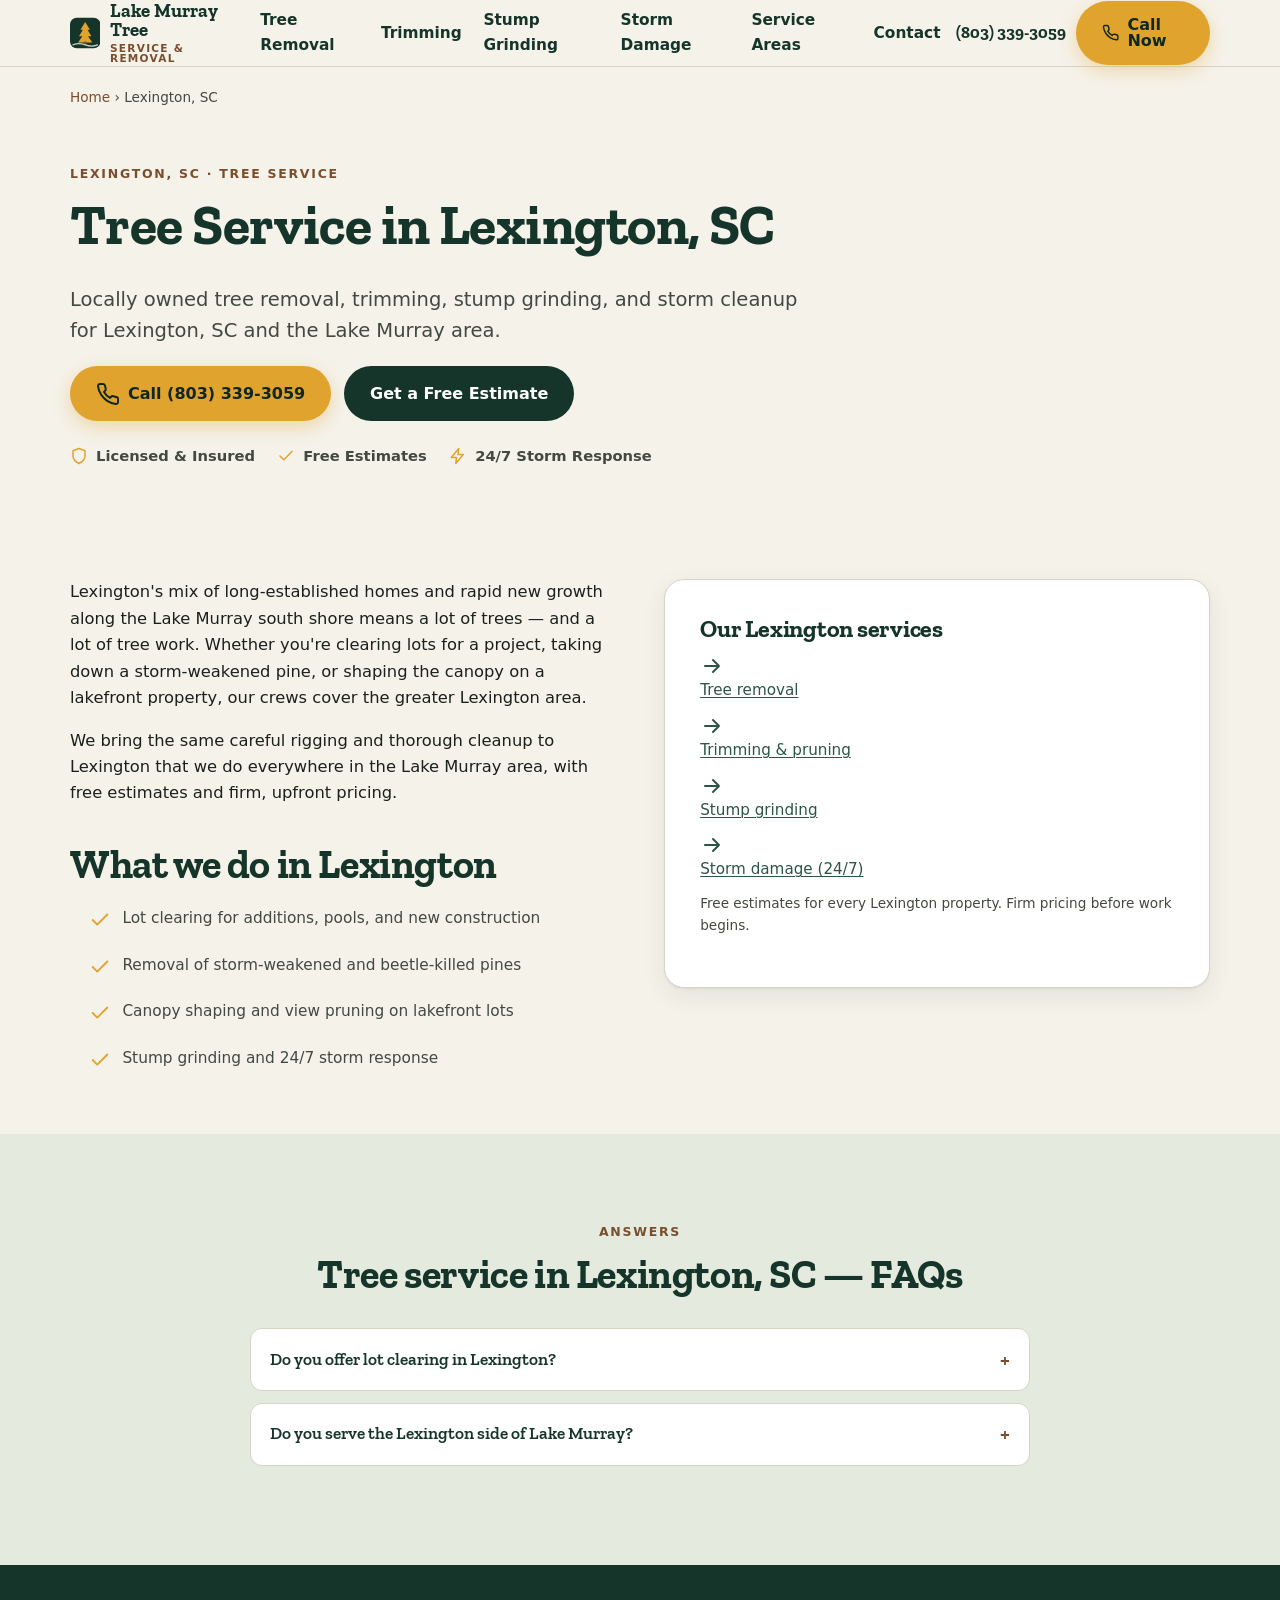
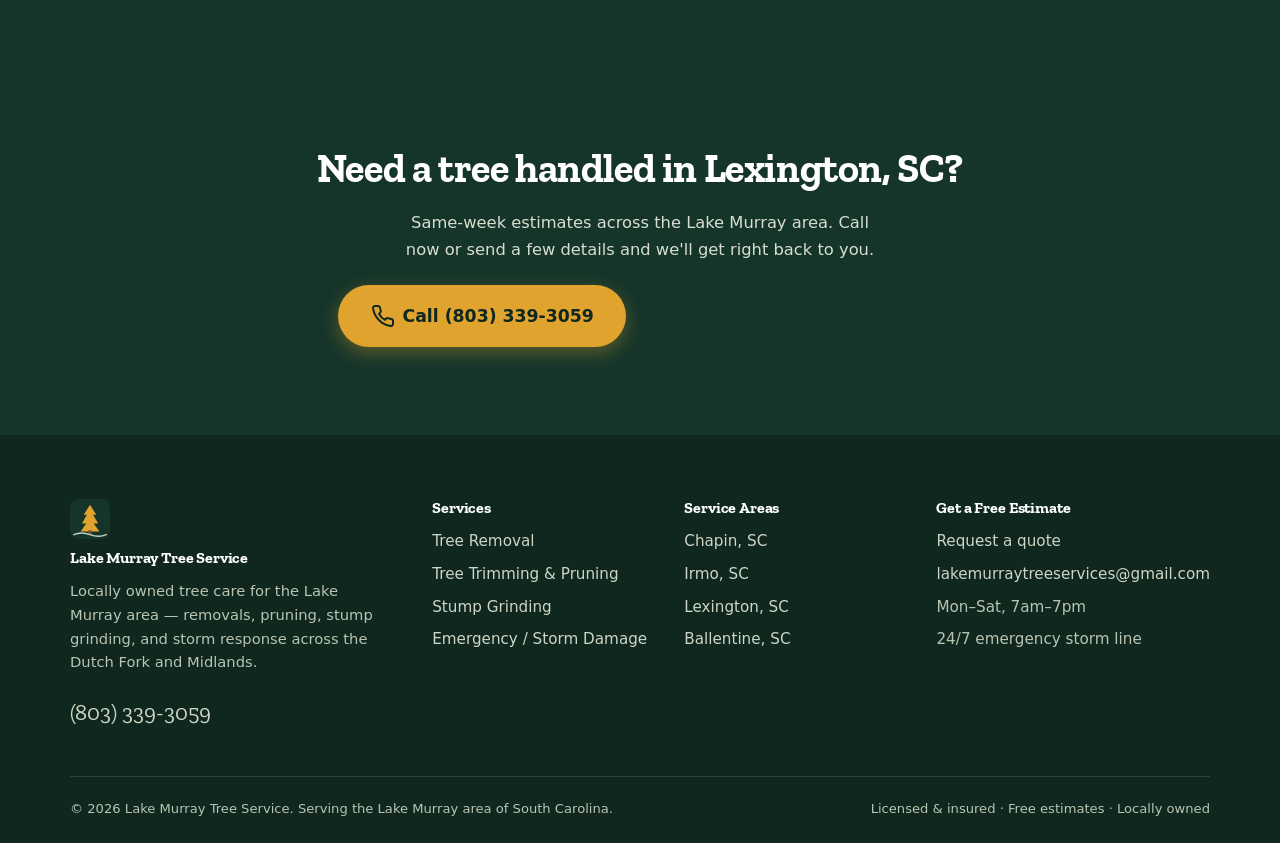
<file: lexington-tree-service.html>
<!doctype html>
<html lang="en">
<head>
<meta charset="utf-8">
<meta name="viewport" content="width=device-width, initial-scale=1">
<title>Tree Service in Lexington, SC | Removal, Trimming &amp; Stump Grinding</title>
<meta name="description" content="Tree service in Lexington, SC. Tree removal, trimming, stump grinding &amp; storm damage cleanup across Lake Murray&#x27;s south shore. Locally owned, insured, free estimates.">
<link rel="canonical" href="https://lakemurraytreeservice.com/lexington-tree-service.html">
<meta name="robots" content="index, follow, max-image-preview:large">
<meta name="theme-color" content="#16352a">
<meta property="og:type" content="website">
<meta property="og:site_name" content="Lake Murray Tree Service">
<meta property="og:title" content="Tree Service in Lexington, SC | Removal, Trimming &amp; Stump Grinding">
<meta property="og:description" content="Tree service in Lexington, SC. Tree removal, trimming, stump grinding &amp; storm damage cleanup across Lake Murray&#x27;s south shore. Locally owned, insured, free estimates.">
<meta property="og:url" content="https://lakemurraytreeservice.com/lexington-tree-service.html">
<meta property="og:image" content="https://lakemurraytreeservice.com/assets/og-image.png">
<meta name="twitter:card" content="summary_large_image">
<meta name="twitter:title" content="Tree Service in Lexington, SC | Removal, Trimming &amp; Stump Grinding">
<meta name="twitter:description" content="Tree service in Lexington, SC. Tree removal, trimming, stump grinding &amp; storm damage cleanup across Lake Murray&#x27;s south shore. Locally owned, insured, free estimates.">
<meta name="twitter:image" content="https://lakemurraytreeservice.com/assets/og-image.png">
<link rel="icon" href="assets/favicon.svg" type="image/svg+xml">
<link rel="preconnect" href="https://fonts.googleapis.com">
<link rel="preconnect" href="https://fonts.gstatic.com" crossorigin>
<link href="https://fonts.googleapis.com/css2?family=Zilla+Slab:wght@500;600;700&display=swap" rel="stylesheet">
<style>/* ==========================================================================
   Lake Murray Tree Service — stylesheet
   Design system: "Southern canopy"
   Palette:  pine #16352A · heartwood #7A4E2D · sap-gold #E0A32E
             stone #F5F2EA · sage #E4EADE · ink #1C201B
   Display: Zilla Slab (web font, headings only)   Body: system stack (fast)
   ========================================================================== */

:root {
  --pine:        #16352a;
  --pine-deep:   #0f271e;
  --pine-mid:    #2c5545;
  --heartwood:   #7a4e2d;
  --sap:         #e0a32e;
  --sap-deep:    #c9871a;
  --stone:       #f5f2ea;
  --stone-warm:  #efeadd;
  --sage:        #e4eade;
  --ink:         #1c201b;
  --ink-soft:    #43493f;
  --line:        #d9d3c4;
  --white:       #ffffff;

  --font-display: "Zilla Slab", Georgia, "Times New Roman", serif;
  --font-body: system-ui, -apple-system, "Segoe UI", Roboto, Helvetica, Arial, sans-serif;

  --wrap: 1140px;
  --gap: clamp(1rem, 3vw, 2rem);
  --radius: 12px;
  --radius-lg: 20px;
  --shadow: 0 1px 2px rgba(15,39,30,.06), 0 8px 24px rgba(15,39,30,.08);
  --shadow-lg: 0 18px 48px rgba(15,39,30,.16);
  --ring: 0 0 0 3px rgba(224,163,46,.55);
}

/* ---------- reset ---------- */
*, *::before, *::after { box-sizing: border-box; }
html { -webkit-text-size-adjust: 100%; scroll-behavior: smooth; }
@media (prefers-reduced-motion: reduce) {
  html { scroll-behavior: auto; }
  *, *::before, *::after { animation-duration: .001ms !important; transition-duration: .001ms !important; }
}
body {
  margin: 0;
  font-family: var(--font-body);
  color: var(--ink);
  background: var(--stone);
  line-height: 1.62;
  font-size: 1.02rem;
  -webkit-font-smoothing: antialiased;
}
img, svg { max-width: 100%; height: auto; display: block; }
a { color: var(--pine-mid); text-decoration-thickness: 1px; text-underline-offset: 2px; }
a:hover { color: var(--pine); }
h1, h2, h3, h4 { font-family: var(--font-display); line-height: 1.1; color: var(--pine); font-weight: 700; margin: 0 0 .5em; letter-spacing: -.01em; }
h1 { font-size: clamp(2.1rem, 5.2vw, 3.5rem); }
h2 { font-size: clamp(1.7rem, 4vw, 2.5rem); }
h3 { font-size: clamp(1.2rem, 2.4vw, 1.5rem); }
p { margin: 0 0 1rem; }
:focus-visible { outline: none; box-shadow: var(--ring); border-radius: 6px; }

/* ---------- layout ---------- */
.wrap { width: min(var(--wrap), 100% - 2.4rem); margin-inline: auto; }
.section { padding: clamp(3rem, 7vw, 5.5rem) 0; }
.section--tight { padding: clamp(2rem, 5vw, 3.5rem) 0; }
.eyebrow {
  font-family: var(--font-body); font-weight: 700; text-transform: uppercase;
  letter-spacing: .14em; font-size: .78rem; color: var(--heartwood); margin: 0 0 .6rem;
}
.lede { font-size: clamp(1.05rem, 1.6vw, 1.22rem); color: var(--ink-soft); max-width: 60ch; }
.center { text-align: center; margin-inline: auto; }

/* ---------- buttons ---------- */
.btn {
  display: inline-flex; align-items: center; gap: .5rem;
  font-family: var(--font-body); font-weight: 700; font-size: 1rem;
  padding: .85rem 1.5rem; border-radius: 999px; border: 2px solid transparent;
  cursor: pointer; text-decoration: none; transition: transform .12s ease, background .2s ease, box-shadow .2s ease;
  line-height: 1;
}
.btn:active { transform: translateY(1px); }
.btn--call { background: var(--sap); color: var(--pine-deep); box-shadow: 0 6px 18px rgba(224,163,46,.35); }
.btn--call:hover { background: var(--sap-deep); color: var(--pine-deep); }
.btn--quote { background: var(--pine); color: var(--white); }
.btn--quote:hover { background: var(--pine-deep); color: var(--white); }
.btn--ghost { background: transparent; color: var(--pine); border-color: var(--pine); }
.btn--ghost:hover { background: var(--pine); color: var(--white); }
.btn--lg { padding: 1.05rem 1.9rem; font-size: 1.08rem; }
.btn-row { display: flex; flex-wrap: wrap; gap: .8rem; }

/* ---------- header ---------- */
.site-header {
  position: sticky; top: 0; z-index: 50;
  background: rgba(245,242,234,.92); backdrop-filter: blur(8px);
  border-bottom: 1px solid var(--line);
}
.header-inner { display: flex; align-items: center; gap: 1rem; min-height: 66px; }
.brand { display: flex; align-items: center; gap: .6rem; text-decoration: none; margin-right: auto; }
.brand svg { width: 34px; height: 34px; }
.brand-name { font-family: var(--font-display); font-weight: 700; font-size: 1.18rem; color: var(--pine); line-height: 1; }
.brand-name span { display: block; font-family: var(--font-body); font-weight: 600; font-size: .66rem; letter-spacing: .12em; text-transform: uppercase; color: var(--heartwood); margin-top: 3px; }
.nav { display: flex; align-items: center; gap: 1.35rem; }
.nav a { color: var(--pine); text-decoration: none; font-weight: 600; font-size: .96rem; }
.nav a:hover { color: var(--heartwood); }
.header-cta { display: flex; align-items: center; gap: .6rem; }
.header-phone { font-family: var(--font-display); font-weight: 700; color: var(--pine); text-decoration: none; font-size: 1.05rem; white-space: nowrap; }
.nav-toggle { display: none; background: none; border: 0; padding: .4rem; cursor: pointer; color: var(--pine); }
.nav-toggle svg { width: 28px; height: 28px; }

@media (max-width: 860px) {
  .nav-toggle { display: inline-flex; }
  .nav {
    position: absolute; top: 100%; left: 0; right: 0;
    flex-direction: column; align-items: stretch; gap: 0;
    background: var(--stone); border-bottom: 1px solid var(--line);
    padding: .5rem 1.2rem 1rem; box-shadow: var(--shadow);
    display: none;
  }
  .nav[data-open="true"] { display: flex; }
  .nav a { padding: .8rem .2rem; border-bottom: 1px solid var(--line); }
  .header-phone { display: none; }
}

/* ---------- hero ---------- */
.hero { position: relative; background: var(--pine); color: #eef1e9; overflow: hidden; }
.hero::after {
  /* subtle topographic contour rings, drawn in CSS — evokes lake depth lines */
  content: ""; position: absolute; inset: 0; pointer-events: none; opacity: .12;
  background:
    radial-gradient(120% 90% at 82% -10%, transparent 38%, rgba(224,163,46,.9) 39%, transparent 41%),
    radial-gradient(120% 90% at 82% -10%, transparent 52%, rgba(228,234,222,.7) 53%, transparent 55%),
    radial-gradient(120% 90% at 82% -10%, transparent 66%, rgba(228,234,222,.5) 67%, transparent 69%);
}
.hero-inner { position: relative; z-index: 2; padding: clamp(3rem, 8vw, 6rem) 0 0; }
.hero h1 { color: var(--white); max-width: 16ch; }
.hero .lede { color: #d7ded0; max-width: 52ch; }
.hero .eyebrow { color: var(--sap); }
.hero .btn-row { margin-top: 1.6rem; }
.hero .btn--ghost { color: #eef1e9; border-color: rgba(238,241,233,.5); }
.hero .btn--ghost:hover { background: #eef1e9; color: var(--pine); }
.trust-strip { display: flex; flex-wrap: wrap; gap: .6rem 1.4rem; margin-top: 1.8rem; padding-bottom: 2.5rem; }
.trust-chip { display: inline-flex; align-items: center; gap: .5rem; font-size: .92rem; font-weight: 600; color: #e7ecdf; }
.trust-chip svg { width: 18px; height: 18px; color: var(--sap); flex: none; }

/* signature: hand-built treeline silhouette */
.treeline { display: block; width: 100%; height: auto; position: relative; z-index: 2; margin-bottom: -1px; color: var(--stone); }
.treeline--flip { transform: scaleY(-1); color: var(--pine); }
.divider-treeline { color: var(--sage); background: var(--stone); }

/* ---------- service cards ---------- */
.grid { display: grid; gap: 1.2rem; }
.grid--services { grid-template-columns: repeat(auto-fit, minmax(240px, 1fr)); }
.card {
  background: var(--white); border: 1px solid var(--line); border-radius: var(--radius-lg);
  padding: 1.5rem; box-shadow: var(--shadow); transition: transform .15s ease, box-shadow .2s ease;
  display: flex; flex-direction: column;
}
a.card { text-decoration: none; color: inherit; }
a.card:hover { transform: translateY(-3px); box-shadow: var(--shadow-lg); }
.card-icon { width: 46px; height: 46px; border-radius: 12px; background: var(--sage); color: var(--pine);
  display: grid; place-items: center; margin-bottom: 1rem; }
.card-icon svg { width: 26px; height: 26px; }
.card h3 { margin-bottom: .35rem; }
.card p { color: var(--ink-soft); font-size: .98rem; margin-bottom: .9rem; }
.card .card-link { margin-top: auto; font-weight: 700; color: var(--heartwood); font-size: .95rem; }

/* ---------- towns grid ---------- */
.towns { display: grid; grid-template-columns: repeat(auto-fit, minmax(180px,1fr)); gap: .8rem; }
.town {
  background: var(--white); border: 1px solid var(--line); border-radius: var(--radius);
  padding: 1rem 1.1rem; text-decoration: none; color: var(--pine); font-weight: 700;
  display: flex; align-items: center; justify-content: space-between; gap: .5rem; transition: background .15s ease;
}
.town:hover { background: var(--sage); }
.town span { font-family: var(--font-body); font-weight: 500; color: var(--ink-soft); font-size: .82rem; }

/* ---------- process ---------- */
.steps { display: grid; grid-template-columns: repeat(auto-fit, minmax(220px,1fr)); gap: 1.4rem; counter-reset: step; }
.step { position: relative; padding-top: .5rem; }
.step-num {
  font-family: var(--font-display); font-weight: 700; font-size: 1.1rem; color: var(--pine-deep);
  width: 42px; height: 42px; border-radius: 50%; background: var(--sap); display: grid; place-items: center; margin-bottom: .8rem;
}
.step h3 { font-size: 1.15rem; }
.step p { color: var(--ink-soft); font-size: .96rem; margin: 0; }

/* ---------- alternating band ---------- */
.band-sage { background: var(--sage); }
.band-pine { background: var(--pine); color: #e7ecdf; }
.band-pine h2, .band-pine h3 { color: var(--white); }
.band-pine .lede { color: #cdd6c6; }

/* feature list */
.features { list-style: none; margin: 0; padding: 0; display: grid; gap: .9rem; }
.features li { display: flex; gap: .7rem; align-items: flex-start; }
.features svg { width: 22px; height: 22px; color: var(--sap); flex: none; margin-top: 3px; }
.features strong { display: block; color: var(--pine); }
.band-pine .features strong { color: var(--white); }
.features span { color: var(--ink-soft); font-size: .96rem; }
.band-pine .features span { color: #cdd6c6; }

/* ---------- FAQ (details/summary — no-JS, AEO-friendly) ---------- */
.faq { max-width: 780px; margin-inline: auto; }
.faq details { background: var(--white); border: 1px solid var(--line); border-radius: var(--radius); margin-bottom: .7rem; overflow: hidden; }
.faq summary {
  cursor: pointer; list-style: none; padding: 1.05rem 1.2rem; font-family: var(--font-display);
  font-weight: 600; font-size: 1.08rem; color: var(--pine); display: flex; justify-content: space-between; gap: 1rem; align-items: center;
}
.faq summary::-webkit-details-marker { display: none; }
.faq summary::after { content: "+"; font-size: 1.5rem; color: var(--heartwood); transition: transform .2s ease; line-height: 1; }
.faq details[open] summary::after { transform: rotate(45deg); }
.faq .faq-body { padding: 0 1.2rem 1.2rem; color: var(--ink-soft); }
.faq .faq-body p { margin: 0; }

/* ---------- testimonials ---------- */
.quotes { display: grid; grid-template-columns: repeat(auto-fit, minmax(260px,1fr)); gap: 1.2rem; }
.quote { background: var(--white); border: 1px solid var(--line); border-left: 4px solid var(--sap); border-radius: var(--radius); padding: 1.4rem; }
.quote p { font-style: italic; color: var(--ink); margin-bottom: .8rem; }
.quote cite { font-style: normal; font-weight: 700; color: var(--pine); font-size: .95rem; }
.quote cite span { display: block; font-weight: 500; color: var(--ink-soft); font-size: .85rem; }

/* ---------- CTA band ---------- */
.cta-band { text-align: center; }
.cta-band h2 { color: var(--white); }
.cta-band p { color: #d7ded0; max-width: 46ch; margin-inline: auto; }
.cta-band .btn-row { justify-content: center; margin-top: 1.4rem; }

/* ---------- quote form ---------- */
.quote-form { background: var(--white); border: 1px solid var(--line); border-radius: var(--radius-lg); padding: clamp(1.4rem, 3vw, 2.2rem); box-shadow: var(--shadow); }
.field { margin-bottom: 1rem; }
.field label { display: block; font-weight: 700; color: var(--pine); margin-bottom: .35rem; font-size: .95rem; }
.field input, .field select, .field textarea {
  width: 100%; padding: .8rem .9rem; border: 1.5px solid var(--line); border-radius: 10px;
  font: inherit; color: var(--ink); background: var(--stone); }
.field input:focus, .field select:focus, .field textarea:focus { border-color: var(--sap); background: var(--white); }
.field-row { display: grid; grid-template-columns: 1fr 1fr; gap: 1rem; }
@media (max-width: 520px) { .field-row { grid-template-columns: 1fr; } }
.form-note { font-size: .85rem; color: var(--ink-soft); margin-top: .6rem; }
.two-col { display: grid; grid-template-columns: 1fr 1fr; gap: clamp(1.5rem,4vw,3rem); align-items: start; }
@media (max-width: 820px) { .two-col { grid-template-columns: 1fr; } }

/* ---------- content prose (service/location body) ---------- */
.prose { max-width: 72ch; }
.prose h2 { margin-top: 2.2rem; }
.prose h3 { margin-top: 1.6rem; }
.prose ul { padding-left: 1.2rem; }
.prose li { margin-bottom: .45rem; }
.pricing-table { width: 100%; border-collapse: collapse; margin: 1.2rem 0; background: var(--white); border-radius: var(--radius); overflow: hidden; box-shadow: var(--shadow); }
.pricing-table th, .pricing-table td { text-align: left; padding: .8rem 1rem; border-bottom: 1px solid var(--line); }
.pricing-table th { background: var(--sage); font-family: var(--font-display); color: var(--pine); }
.pricing-table tr:last-child td { border-bottom: 0; }

/* breadcrumb */
.crumbs { font-size: .85rem; color: var(--ink-soft); padding-top: 1.2rem; }
.crumbs a { color: var(--heartwood); text-decoration: none; }
.crumbs a:hover { text-decoration: underline; }

/* ---------- footer ---------- */
.site-footer { background: var(--pine-deep); color: #b9c4b3; padding: clamp(2.5rem,5vw,4rem) 0 1.5rem; }
.footer-grid { display: grid; grid-template-columns: 1.5fr 1fr 1fr 1.2fr; gap: 2rem; }
@media (max-width: 780px) { .footer-grid { grid-template-columns: 1fr 1fr; gap: 1.6rem; } }
@media (max-width: 460px) { .footer-grid { grid-template-columns: 1fr; } }
.site-footer h4 { color: var(--white); font-size: 1rem; margin-bottom: .8rem; }
.site-footer a { color: #cdd6c6; text-decoration: none; }
.site-footer a:hover { color: var(--sap); }
.footer-links { list-style: none; padding: 0; margin: 0; display: grid; gap: .5rem; font-size: .95rem; }
.footer-brand svg { width: 40px; height: 40px; margin-bottom: .6rem; }
.footer-brand p { font-size: .92rem; max-width: 34ch; }
.footer-phone { font-family: var(--font-display); font-size: 1.4rem; color: var(--white); text-decoration: none; display: inline-block; margin: .3rem 0; }
.footer-bottom { border-top: 1px solid rgba(255,255,255,.12); margin-top: 2.5rem; padding-top: 1.3rem; font-size: .82rem; display: flex; flex-wrap: wrap; justify-content: space-between; gap: .6rem; }
.footer-bottom p { margin: 0; }

/* ---------- sticky mobile call bar ---------- */
.mobile-callbar { display: none; }
@media (max-width: 640px) {
  .mobile-callbar {
    display: grid; grid-template-columns: 1fr 1fr; gap: 0;
    position: fixed; bottom: 0; left: 0; right: 0; z-index: 60;
    box-shadow: 0 -4px 16px rgba(15,39,30,.2);
  }
  .mobile-callbar a { display: flex; align-items: center; justify-content: center; gap: .5rem; padding: .95rem; font-weight: 700; text-decoration: none; font-size: 1rem; }
  .mobile-callbar .mc-call { background: var(--sap); color: var(--pine-deep); }
  .mobile-callbar .mc-quote { background: var(--pine); color: #fff; }
  .mobile-callbar svg { width: 20px; height: 20px; }
  body { padding-bottom: 56px; }
}

/* utilities */
.mt-0 { margin-top: 0; }
.stack > * + * { margin-top: 1rem; }
.muted { color: var(--ink-soft); }
</style>
<script type="application/ld+json">{"@context":"https://schema.org","@graph":[{"@type":["HomeAndConstructionBusiness","LocalBusiness"],"@id":"https://lakemurraytreeservice.com/#business","name":"Lake Murray Tree Service","url":"https://lakemurraytreeservice.com/","telephone":"+18033393059","email":"lakemurraytreeservices@gmail.com","image":"https://lakemurraytreeservice.com/assets/og-image.png","logo":"https://lakemurraytreeservice.com/assets/favicon.svg","priceRange":"$$","description":"Locally owned tree service serving the Lake Murray area of South Carolina \u2014 tree removal, trimming and pruning, stump grinding, and 24/7 storm-damage response.","address":{"@type":"PostalAddress","addressLocality":"Chapin","addressRegion":"SC","postalCode":"29036","addressCountry":"US"},"geo":{"@type":"GeoCoordinates","latitude":34.1662,"longitude":-81.3498},"areaServed":[{"@type":"City","name":"Chapin"},{"@type":"City","name":"Irmo"},{"@type":"City","name":"Lexington"},{"@type":"City","name":"Ballentine"},{"@type":"City","name":"Lake Murray"},{"@type":"City","name":"Dutch Fork"},{"@type":"City","name":"Prosperity"},{"@type":"City","name":"Gilbert"},{"@type":"City","name":"Columbia"}],"openingHoursSpecification":[{"@type":"OpeningHoursSpecification","dayOfWeek":["Monday","Tuesday","Wednesday","Thursday","Friday","Saturday"],"opens":"07:00","closes":"19:00"}],"knowsAbout":["tree removal","tree pruning","stump grinding","storm damage cleanup","hazardous tree assessment","lot clearing"]},{"@type":"WebSite","@id":"https://lakemurraytreeservice.com/#website","url":"https://lakemurraytreeservice.com/","name":"Lake Murray Tree Service","publisher":{"@id":"https://lakemurraytreeservice.com/#business"}}]}</script><script type="application/ld+json">{"@type":"BreadcrumbList","itemListElement":[{"@type":"ListItem","position":1,"name":"Home","item":"https://lakemurraytreeservice.com/"},{"@type":"ListItem","position":2,"name":"Lexington, SC","item":"https://lakemurraytreeservice.com/lexington-tree-service.html"}],"@context":"https://schema.org"}</script><script type="application/ld+json">{"@type":"FAQPage","mainEntity":[{"@type":"Question","name":"Do you offer lot clearing in Lexington?","acceptedAnswer":{"@type":"Answer","text":"Yes. We clear trees and brush for additions, pools, driveways, and new construction across the Lexington area, then grind stumps and haul debris so the site is ready to build."}},{"@type":"Question","name":"Do you serve the Lexington side of Lake Murray?","acceptedAnswer":{"@type":"Answer","text":"Absolutely. We cover Lexington and the south-shore communities around Lake Murray, from routine trimming to emergency storm cleanup."}}],"@context":"https://schema.org"}</script><script type="application/ld+json">{"@type":"Service","name":"Tree Service in Lexington, SC","serviceType":"Tree Service in Lexington, SC","description":"Tree service in Lexington, SC. Tree removal, trimming, stump grinding & storm damage cleanup across Lake Murray's south shore. Locally owned, insured, free estimates.","url":"https://lakemurraytreeservice.com/lexington-tree-service.html","provider":{"@id":"https://lakemurraytreeservice.com/#business"},"areaServed":[{"@type":"City","name":"Lake Murray"},{"@type":"City","name":"Chapin"},{"@type":"City","name":"Irmo"},{"@type":"City","name":"Lexington"},{"@type":"City","name":"Ballentine"}],"@context":"https://schema.org"}</script><script type="application/ld+json">{"@type":"WebPage","url":"https://lakemurraytreeservice.com/lexington-tree-service.html","speakable":{"@type":"SpeakableSpecification","cssSelector":["h1",".speakable"]},"@context":"https://schema.org"}</script>
</head>
<body>
<a class="skip-link" href="#main" style="position:absolute;left:-999px">Skip to content</a>
<header class="site-header">
  <div class="wrap header-inner">
    <a class="brand" href="index.html" aria-label="Lake Murray Tree Service home">
      <svg width="34" height="34" viewBox="0 0 64 64" aria-hidden="true"><rect width="64" height="64" rx="14" fill="#16352a"/><path d="M32 9 L42 25 H37 L45 39 H38 L47 52 H17 L26 39 H19 L27 25 H22 Z" fill="#e0a32e"/><rect x="29.5" y="50" width="5" height="7" rx="1" fill="#7a4e2d"/><path d="M6 57 q12 -5 26 0 t26 0" fill="none" stroke="#e4eade" stroke-width="2.4" stroke-linecap="round" opacity="0.85"/></svg>
      <span class="brand-name">Lake Murray Tree<span>Service &amp; Removal</span></span>
    </a>
    <nav class="nav" id="primary-nav" aria-label="Primary"><a href="tree-removal.html">Tree Removal</a><a href="tree-trimming.html">Trimming</a><a href="stump-grinding.html">Stump Grinding</a><a href="emergency-tree-service.html">Storm Damage</a><a href="index.html#areas">Service Areas</a><a href="contact.html">Contact</a></nav>
    <div class="header-cta">
      <a class="header-phone" href="tel:+18033393059">(803) 339-3059</a>
      <a class="btn btn--call" href="tel:+18033393059"><svg class="" width="24" height="24" viewBox="0 0 24 24" fill="none" stroke="currentColor" stroke-width="2" stroke-linecap="round" stroke-linejoin="round" aria-hidden="true"><path d="M22 16.9v3a2 2 0 0 1-2.2 2 19.8 19.8 0 0 1-8.6-3.1 19.5 19.5 0 0 1-6-6A19.8 19.8 0 0 1 2 4.1 2 2 0 0 1 4 2h3a2 2 0 0 1 2 1.7c.1 1 .4 1.9.7 2.8a2 2 0 0 1-.5 2.1L8 9.9a16 16 0 0 0 6 6l1.3-1.3a2 2 0 0 1 2.1-.4c.9.3 1.8.6 2.8.7a2 2 0 0 1 1.8 2z"/></svg> Call Now</a>
      <button class="nav-toggle" aria-label="Open menu" aria-controls="primary-nav" aria-expanded="false"><svg class="" width="24" height="24" viewBox="0 0 24 24" fill="none" stroke="currentColor" stroke-width="2" stroke-linecap="round" stroke-linejoin="round" aria-hidden="true"><path d="M3 12h18M3 6h18M3 18h18"/></svg></button>
    </div>
  </div>
</header>
<div class="mobile-callbar">
  <a class="mc-call" href="tel:+18033393059"><svg class="" width="24" height="24" viewBox="0 0 24 24" fill="none" stroke="currentColor" stroke-width="2" stroke-linecap="round" stroke-linejoin="round" aria-hidden="true"><path d="M22 16.9v3a2 2 0 0 1-2.2 2 19.8 19.8 0 0 1-8.6-3.1 19.5 19.5 0 0 1-6-6A19.8 19.8 0 0 1 2 4.1 2 2 0 0 1 4 2h3a2 2 0 0 1 2 1.7c.1 1 .4 1.9.7 2.8a2 2 0 0 1-.5 2.1L8 9.9a16 16 0 0 0 6 6l1.3-1.3a2 2 0 0 1 2.1-.4c.9.3 1.8.6 2.8.7a2 2 0 0 1 1.8 2z"/></svg> Call</a>
  <a class="mc-quote" href="contact.html"><svg class="" width="24" height="24" viewBox="0 0 24 24" fill="none" stroke="currentColor" stroke-width="2" stroke-linecap="round" stroke-linejoin="round" aria-hidden="true"><path d="M11 20A7 7 0 0 1 4 13C4 8 10 4 20 4c0 8-4 16-9 16z"/><path d="M4 20c4-6 8-8 12-9"/></svg> Free Estimate</a>
</div>
<main id="main">
<div class="wrap crumbs"><a href="index.html">Home</a> &rsaquo; <span>Lexington, SC</span></div>
<section class="section--tight">
  <div class="wrap">
    <p class="eyebrow">Lexington, SC · Tree Service</p>
    <h1>Tree Service in Lexington, SC</h1>
    <p class="lede speakable">Locally owned tree removal, trimming, stump grinding, and storm cleanup for Lexington, SC and the Lake Murray area.</p>
    <div class="btn-row" style="margin-top:1.2rem">
      <a class="btn btn--call" href="tel:+18033393059"><svg class="" width="24" height="24" viewBox="0 0 24 24" fill="none" stroke="currentColor" stroke-width="2" stroke-linecap="round" stroke-linejoin="round" aria-hidden="true"><path d="M22 16.9v3a2 2 0 0 1-2.2 2 19.8 19.8 0 0 1-8.6-3.1 19.5 19.5 0 0 1-6-6A19.8 19.8 0 0 1 2 4.1 2 2 0 0 1 4 2h3a2 2 0 0 1 2 1.7c.1 1 .4 1.9.7 2.8a2 2 0 0 1-.5 2.1L8 9.9a16 16 0 0 0 6 6l1.3-1.3a2 2 0 0 1 2.1-.4c.9.3 1.8.6 2.8.7a2 2 0 0 1 1.8 2z"/></svg> Call (803) 339-3059</a>
      <a class="btn btn--quote" href="contact.html">Get a Free Estimate</a>
    </div>
    <div class="trust-strip" style="padding-bottom:0;margin-top:1.4rem"><span class="trust-chip" style="color:var(--ink-soft)"><svg class="" width="24" height="24" viewBox="0 0 24 24" fill="none" stroke="currentColor" stroke-width="2" stroke-linecap="round" stroke-linejoin="round" aria-hidden="true"><path d="M12 22s8-4 8-10V5l-8-3-8 3v7c0 6 8 10 8 10z"/></svg> Licensed &amp; Insured</span><span class="trust-chip" style="color:var(--ink-soft)"><svg class="" width="24" height="24" viewBox="0 0 24 24" fill="none" stroke="currentColor" stroke-width="2" stroke-linecap="round" stroke-linejoin="round" aria-hidden="true"><path d="M20 6L9 17l-5-5"/></svg> Free Estimates</span><span class="trust-chip" style="color:var(--ink-soft)"><svg class="" width="24" height="24" viewBox="0 0 24 24" fill="none" stroke="currentColor" stroke-width="2" stroke-linecap="round" stroke-linejoin="round" aria-hidden="true"><path d="M13 2L3 14h7l-1 8 10-12h-7z"/></svg> 24/7 Storm Response</span></div>
  </div>
</section>
<section class="section--tight">
  <div class="wrap two-col">
    <div class="prose">
      <p>Lexington's mix of long-established homes and rapid new growth along the Lake Murray south shore means a lot of trees — and a lot of tree work. Whether you're clearing lots for a project, taking down a storm-weakened pine, or shaping the canopy on a lakefront property, our crews cover the greater Lexington area.</p><p>We bring the same careful rigging and thorough cleanup to Lexington that we do everywhere in the Lake Murray area, with free estimates and firm, upfront pricing.</p>
      <h2>What we do in Lexington</h2>
      <ul class="features"><li><svg class="" width="24" height="24" viewBox="0 0 24 24" fill="none" stroke="currentColor" stroke-width="2" stroke-linecap="round" stroke-linejoin="round" aria-hidden="true"><path d="M20 6L9 17l-5-5"/></svg><span>Lot clearing for additions, pools, and new construction</span></li><li><svg class="" width="24" height="24" viewBox="0 0 24 24" fill="none" stroke="currentColor" stroke-width="2" stroke-linecap="round" stroke-linejoin="round" aria-hidden="true"><path d="M20 6L9 17l-5-5"/></svg><span>Removal of storm-weakened and beetle-killed pines</span></li><li><svg class="" width="24" height="24" viewBox="0 0 24 24" fill="none" stroke="currentColor" stroke-width="2" stroke-linecap="round" stroke-linejoin="round" aria-hidden="true"><path d="M20 6L9 17l-5-5"/></svg><span>Canopy shaping and view pruning on lakefront lots</span></li><li><svg class="" width="24" height="24" viewBox="0 0 24 24" fill="none" stroke="currentColor" stroke-width="2" stroke-linecap="round" stroke-linejoin="round" aria-hidden="true"><path d="M20 6L9 17l-5-5"/></svg><span>Stump grinding and 24/7 storm response</span></li></ul>
    </div>
    <div>
      <div class="quote-form">
        <h3 class="mt-0">Our Lexington services</h3>
        <ul class="footer-links" style="gap:.7rem">
          <li><a href="tree-removal.html"><svg class="" width="24" height="24" viewBox="0 0 24 24" fill="none" stroke="currentColor" stroke-width="2" stroke-linecap="round" stroke-linejoin="round" aria-hidden="true"><path d="M5 12h14M13 6l6 6-6 6"/></svg> Tree removal</a></li>
          <li><a href="tree-trimming.html"><svg class="" width="24" height="24" viewBox="0 0 24 24" fill="none" stroke="currentColor" stroke-width="2" stroke-linecap="round" stroke-linejoin="round" aria-hidden="true"><path d="M5 12h14M13 6l6 6-6 6"/></svg> Trimming &amp; pruning</a></li>
          <li><a href="stump-grinding.html"><svg class="" width="24" height="24" viewBox="0 0 24 24" fill="none" stroke="currentColor" stroke-width="2" stroke-linecap="round" stroke-linejoin="round" aria-hidden="true"><path d="M5 12h14M13 6l6 6-6 6"/></svg> Stump grinding</a></li>
          <li><a href="emergency-tree-service.html"><svg class="" width="24" height="24" viewBox="0 0 24 24" fill="none" stroke="currentColor" stroke-width="2" stroke-linecap="round" stroke-linejoin="round" aria-hidden="true"><path d="M5 12h14M13 6l6 6-6 6"/></svg> Storm damage (24/7)</a></li>
        </ul>
        <p class="form-note">Free estimates for every Lexington property. Firm pricing before work begins.</p>
      </div>
    </div>
  </div>
</section>
<section class="section band-sage">
  <div class="wrap">
    <p class="eyebrow center">Answers</p>
    <h2 class="center">Tree service in Lexington, SC — FAQs</h2>
    <div class="faq" style="margin-top:2rem"><details><summary>Do you offer lot clearing in Lexington?</summary><div class="faq-body"><p>Yes. We clear trees and brush for additions, pools, driveways, and new construction across the Lexington area, then grind stumps and haul debris so the site is ready to build.</p></div></details><details><summary>Do you serve the Lexington side of Lake Murray?</summary><div class="faq-body"><p>Absolutely. We cover Lexington and the south-shore communities around Lake Murray, from routine trimming to emergency storm cleanup.</p></div></details></div>
  </div>
</section>
<section class="section band-pine cta-band">
  <svg class="treeline treeline--flip" viewBox="0 0 1200 88" preserveAspectRatio="none" aria-hidden="true"><path d="M0,88 L0,74 L7,74 L23,36 L39,74 L51,74 L63,31 L75,74 L83,74 Q97,49 111,74 L120,74 L134,46 L148,74 L159,74 Q180,48 201,74 L212,74 L226,31 L240,74 L254,74 L272,30 L290,74 L303,74 L315,30 L327,74 L342,74 L349,10 L356,74 L374,74 L392,41 L410,74 L428,74 L435,24 L442,74 L457,74 Q475,46 493,74 L508,74 L515,19 L522,74 L538,74 L552,30 L566,74 L576,74 Q592,47 608,74 L622,74 L629,27 L636,74 L650,74 Q666,37 682,74 L691,74 Q709,36 727,74 L737,74 Q755,43 773,74 L784,74 L798,46 L812,74 L831,74 L841,13 L851,74 L869,74 Q887,41 905,74 L915,74 L927,32 L939,74 L952,74 L970,38 L988,74 L1000,74 Q1016,37 1032,74 L1041,74 L1053,31 L1065,74 L1075,74 Q1093,39 1111,74 L1131,74 L1142,14 L1153,74 L1173,74 L1185,40 L1197,74 L1200,74 L1200,88 Z" fill="currentColor"/></svg>
  <div class="wrap">
    <h2>Need a tree handled in Lexington, SC?</h2>
    <p>Same-week estimates across the Lake Murray area. Call now or send a few details and we'll get right back to you.</p>
    <div class="btn-row">
      <a class="btn btn--call btn--lg" href="tel:+18033393059"><svg class="" width="24" height="24" viewBox="0 0 24 24" fill="none" stroke="currentColor" stroke-width="2" stroke-linecap="round" stroke-linejoin="round" aria-hidden="true"><path d="M22 16.9v3a2 2 0 0 1-2.2 2 19.8 19.8 0 0 1-8.6-3.1 19.5 19.5 0 0 1-6-6A19.8 19.8 0 0 1 2 4.1 2 2 0 0 1 4 2h3a2 2 0 0 1 2 1.7c.1 1 .4 1.9.7 2.8a2 2 0 0 1-.5 2.1L8 9.9a16 16 0 0 0 6 6l1.3-1.3a2 2 0 0 1 2.1-.4c.9.3 1.8.6 2.8.7a2 2 0 0 1 1.8 2z"/></svg> Call (803) 339-3059</a>
      <a class="btn btn--ghost btn--lg" href="contact.html">Request a Free Estimate</a>
    </div>
  </div>
</section>
</main>
<footer class="site-footer">
  <div class="wrap footer-grid">
    <div class="footer-brand">
      <svg width="40" height="40" viewBox="0 0 64 64" aria-hidden="true"><rect width="64" height="64" rx="14" fill="#16352a"/><path d="M32 9 L42 25 H37 L45 39 H38 L47 52 H17 L26 39 H19 L27 25 H22 Z" fill="#e0a32e"/><rect x="29.5" y="50" width="5" height="7" rx="1" fill="#7a4e2d"/><path d="M6 57 q12 -5 26 0 t26 0" fill="none" stroke="#e4eade" stroke-width="2.4" stroke-linecap="round" opacity="0.85"/></svg>
      <h4>Lake Murray Tree Service</h4>
      <p>Locally owned tree care for the Lake Murray area — removals, pruning, stump grinding, and storm response across the Dutch Fork and Midlands.</p>
      <a class="footer-phone" href="tel:+18033393059">(803) 339-3059</a>
    </div>
    <div><h4>Services</h4><ul class="footer-links"><li><a href="tree-removal.html">Tree Removal</a></li><li><a href="tree-trimming.html">Tree Trimming & Pruning</a></li><li><a href="stump-grinding.html">Stump Grinding</a></li><li><a href="emergency-tree-service.html">Emergency / Storm Damage</a></li></ul></div>
    <div><h4>Service Areas</h4><ul class="footer-links"><li><a href="chapin-tree-service.html">Chapin, SC</a></li><li><a href="irmo-tree-service.html">Irmo, SC</a></li><li><a href="lexington-tree-service.html">Lexington, SC</a></li><li><a href="ballentine-tree-service.html">Ballentine, SC</a></li></ul></div>
    <div>
      <h4>Get a Free Estimate</h4>
      <ul class="footer-links">
        <li><a href="contact.html">Request a quote</a></li>
        <li><a href="mailto:lakemurraytreeservices@gmail.com">lakemurraytreeservices@gmail.com</a></li>
        <li>Mon–Sat, 7am–7pm</li>
        <li>24/7 emergency storm line</li>
      </ul>
    </div>
  </div>
  <div class="wrap footer-bottom">
    <p>&copy; <span id="year">2026</span> Lake Murray Tree Service. Serving the Lake Murray area of South Carolina.</p>
    <p>Licensed &amp; insured · Free estimates · Locally owned</p>
  </div>
</footer>
<script>/* Lake Murray Tree Service — minimal progressive-enhancement JS */
(function () {
  "use strict";

  // Mobile nav toggle
  var toggle = document.querySelector(".nav-toggle");
  var nav = document.getElementById("primary-nav");
  if (toggle && nav) {
    toggle.addEventListener("click", function () {
      var open = nav.getAttribute("data-open") === "true";
      nav.setAttribute("data-open", String(!open));
      toggle.setAttribute("aria-expanded", String(!open));
    });
    nav.querySelectorAll("a").forEach(function (a) {
      a.addEventListener("click", function () {
        nav.setAttribute("data-open", "false");
        toggle.setAttribute("aria-expanded", "false");
      });
    });
  }

  // Current year in footer
  var y = document.getElementById("year");
  if (y) { y.textContent = new Date().getFullYear(); }

  /* Quote form — front-end stub.
     Replace with your real handler: Formspree, Netlify Forms, Web3Forms,
     or a POST to your CRM / call-tracking provider. See README. */
  var form = document.getElementById("quote-form");
  if (form) {
    form.addEventListener("submit", function (e) {
      e.preventDefault();
      var status = document.getElementById("form-status");
      if (status) {
        status.textContent =
          "Thanks — this demo form isn't wired to a mailbox yet. Connect it to Formspree or Netlify Forms (see README), then your request will land in your inbox.";
        status.style.color = "#7a4e2d";
      }
    });
  }
})();
</script>
</body>
</html>
</file>
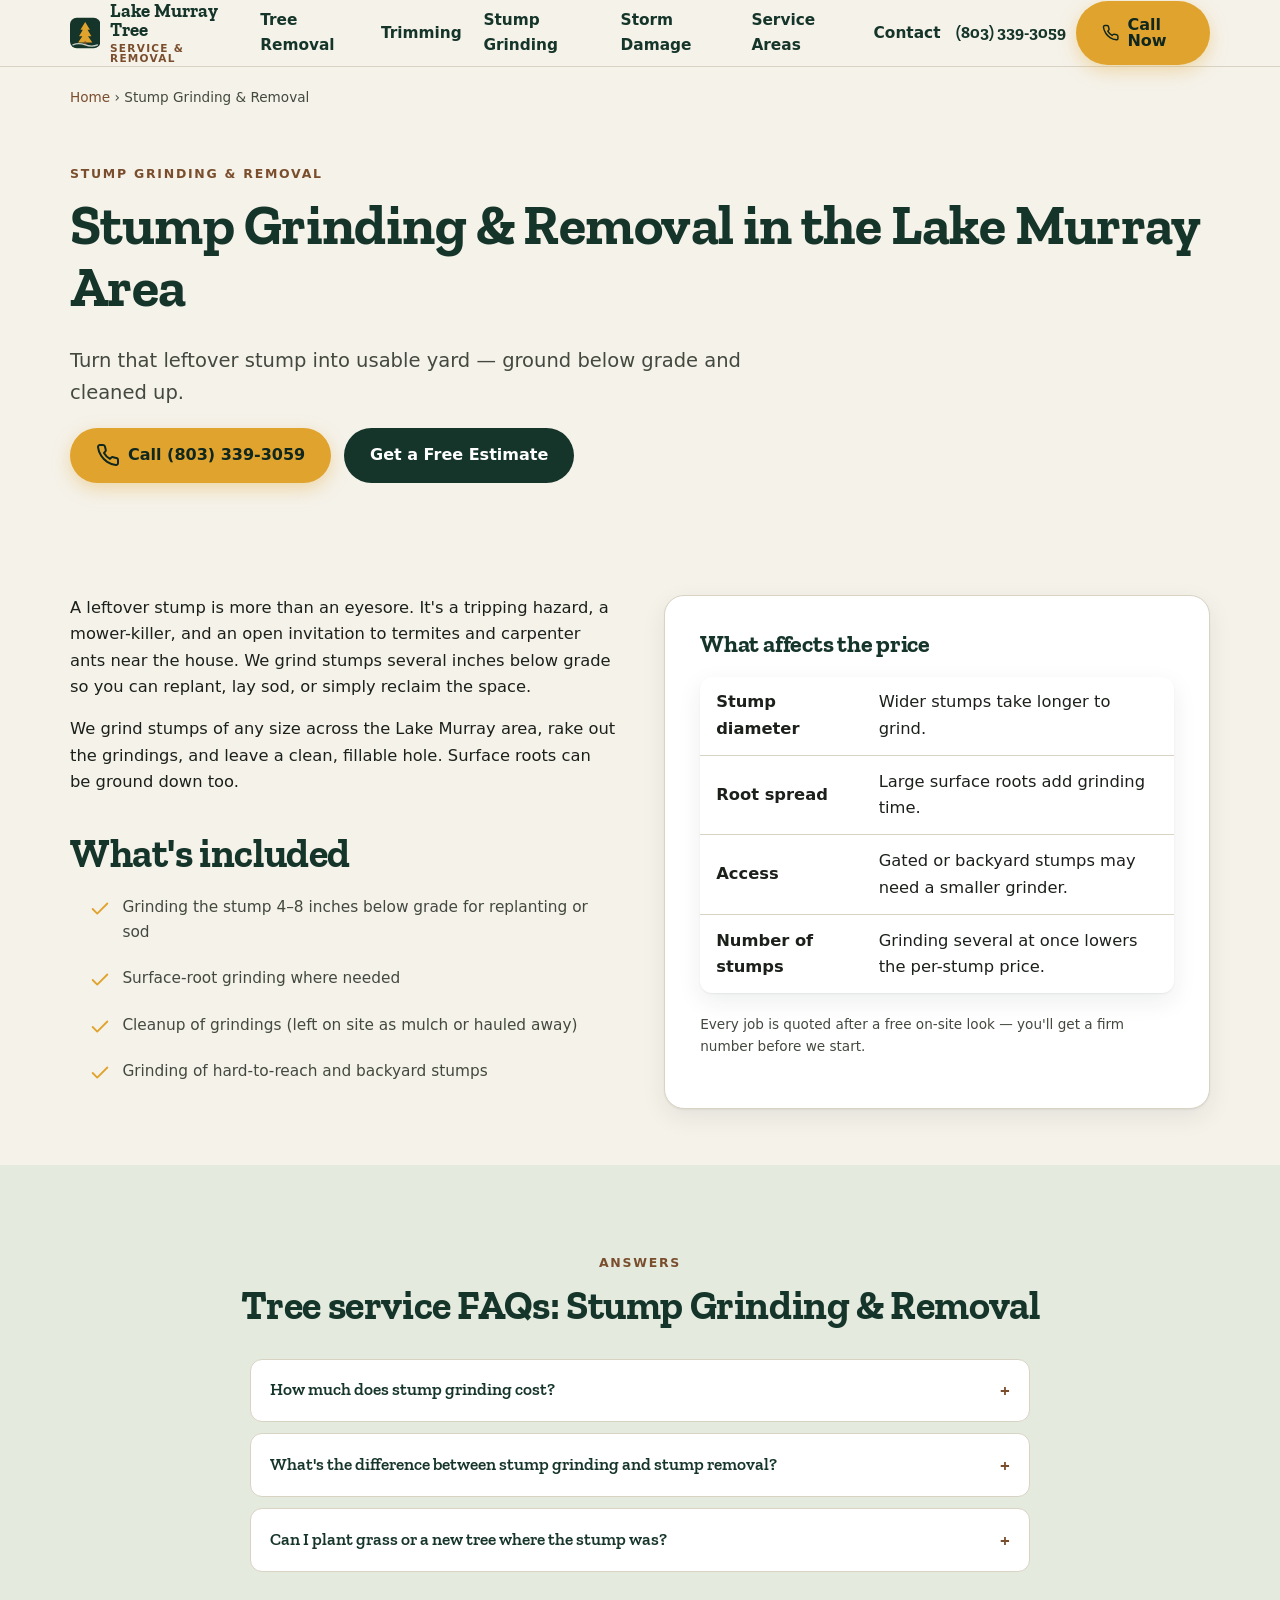
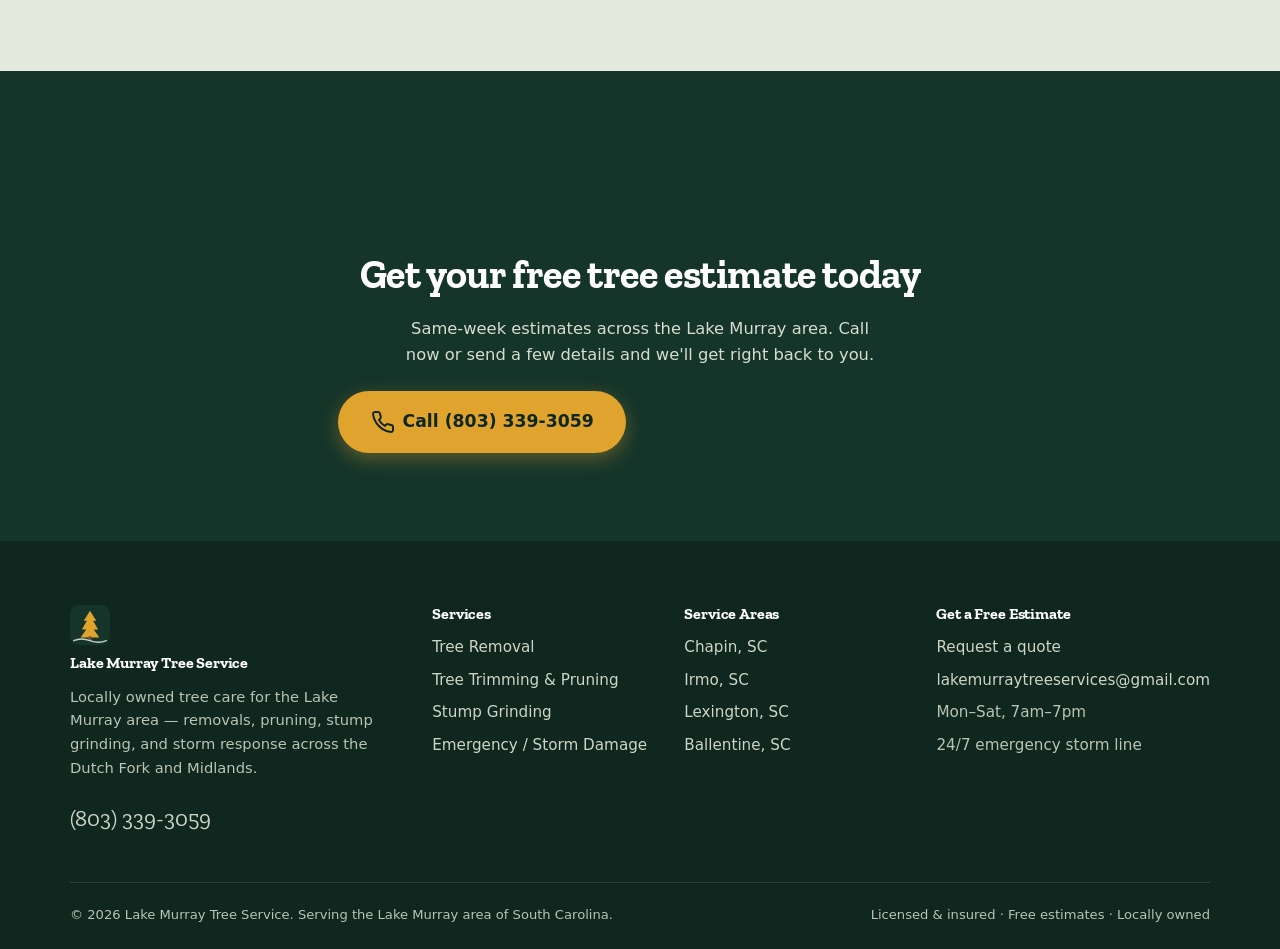
<file: stump-grinding.html>
<!doctype html>
<html lang="en">
<head>
<meta charset="utf-8">
<meta name="viewport" content="width=device-width, initial-scale=1">
<title>Stump Grinding &amp; Removal in the Lake Murray Area, SC | Lake Murray Tree Service</title>
<meta name="description" content="Stump grinding and removal in Chapin, Irmo &amp; Lexington, SC. Grind unsightly stumps below grade so you can replant, sod, or reclaim your yard. Fast, clean, free quotes.">
<link rel="canonical" href="https://lakemurraytreeservice.com/stump-grinding.html">
<meta name="robots" content="index, follow, max-image-preview:large">
<meta name="theme-color" content="#16352a">
<meta property="og:type" content="website">
<meta property="og:site_name" content="Lake Murray Tree Service">
<meta property="og:title" content="Stump Grinding &amp; Removal in the Lake Murray Area, SC | Lake Murray Tree Service">
<meta property="og:description" content="Stump grinding and removal in Chapin, Irmo &amp; Lexington, SC. Grind unsightly stumps below grade so you can replant, sod, or reclaim your yard. Fast, clean, free quotes.">
<meta property="og:url" content="https://lakemurraytreeservice.com/stump-grinding.html">
<meta property="og:image" content="https://lakemurraytreeservice.com/assets/og-image.png">
<meta name="twitter:card" content="summary_large_image">
<meta name="twitter:title" content="Stump Grinding &amp; Removal in the Lake Murray Area, SC | Lake Murray Tree Service">
<meta name="twitter:description" content="Stump grinding and removal in Chapin, Irmo &amp; Lexington, SC. Grind unsightly stumps below grade so you can replant, sod, or reclaim your yard. Fast, clean, free quotes.">
<meta name="twitter:image" content="https://lakemurraytreeservice.com/assets/og-image.png">
<link rel="icon" href="assets/favicon.svg" type="image/svg+xml">
<link rel="preconnect" href="https://fonts.googleapis.com">
<link rel="preconnect" href="https://fonts.gstatic.com" crossorigin>
<link href="https://fonts.googleapis.com/css2?family=Zilla+Slab:wght@500;600;700&display=swap" rel="stylesheet">
<style>/* ==========================================================================
   Lake Murray Tree Service — stylesheet
   Design system: "Southern canopy"
   Palette:  pine #16352A · heartwood #7A4E2D · sap-gold #E0A32E
             stone #F5F2EA · sage #E4EADE · ink #1C201B
   Display: Zilla Slab (web font, headings only)   Body: system stack (fast)
   ========================================================================== */

:root {
  --pine:        #16352a;
  --pine-deep:   #0f271e;
  --pine-mid:    #2c5545;
  --heartwood:   #7a4e2d;
  --sap:         #e0a32e;
  --sap-deep:    #c9871a;
  --stone:       #f5f2ea;
  --stone-warm:  #efeadd;
  --sage:        #e4eade;
  --ink:         #1c201b;
  --ink-soft:    #43493f;
  --line:        #d9d3c4;
  --white:       #ffffff;

  --font-display: "Zilla Slab", Georgia, "Times New Roman", serif;
  --font-body: system-ui, -apple-system, "Segoe UI", Roboto, Helvetica, Arial, sans-serif;

  --wrap: 1140px;
  --gap: clamp(1rem, 3vw, 2rem);
  --radius: 12px;
  --radius-lg: 20px;
  --shadow: 0 1px 2px rgba(15,39,30,.06), 0 8px 24px rgba(15,39,30,.08);
  --shadow-lg: 0 18px 48px rgba(15,39,30,.16);
  --ring: 0 0 0 3px rgba(224,163,46,.55);
}

/* ---------- reset ---------- */
*, *::before, *::after { box-sizing: border-box; }
html { -webkit-text-size-adjust: 100%; scroll-behavior: smooth; }
@media (prefers-reduced-motion: reduce) {
  html { scroll-behavior: auto; }
  *, *::before, *::after { animation-duration: .001ms !important; transition-duration: .001ms !important; }
}
body {
  margin: 0;
  font-family: var(--font-body);
  color: var(--ink);
  background: var(--stone);
  line-height: 1.62;
  font-size: 1.02rem;
  -webkit-font-smoothing: antialiased;
}
img, svg { max-width: 100%; height: auto; display: block; }
a { color: var(--pine-mid); text-decoration-thickness: 1px; text-underline-offset: 2px; }
a:hover { color: var(--pine); }
h1, h2, h3, h4 { font-family: var(--font-display); line-height: 1.1; color: var(--pine); font-weight: 700; margin: 0 0 .5em; letter-spacing: -.01em; }
h1 { font-size: clamp(2.1rem, 5.2vw, 3.5rem); }
h2 { font-size: clamp(1.7rem, 4vw, 2.5rem); }
h3 { font-size: clamp(1.2rem, 2.4vw, 1.5rem); }
p { margin: 0 0 1rem; }
:focus-visible { outline: none; box-shadow: var(--ring); border-radius: 6px; }

/* ---------- layout ---------- */
.wrap { width: min(var(--wrap), 100% - 2.4rem); margin-inline: auto; }
.section { padding: clamp(3rem, 7vw, 5.5rem) 0; }
.section--tight { padding: clamp(2rem, 5vw, 3.5rem) 0; }
.eyebrow {
  font-family: var(--font-body); font-weight: 700; text-transform: uppercase;
  letter-spacing: .14em; font-size: .78rem; color: var(--heartwood); margin: 0 0 .6rem;
}
.lede { font-size: clamp(1.05rem, 1.6vw, 1.22rem); color: var(--ink-soft); max-width: 60ch; }
.center { text-align: center; margin-inline: auto; }

/* ---------- buttons ---------- */
.btn {
  display: inline-flex; align-items: center; gap: .5rem;
  font-family: var(--font-body); font-weight: 700; font-size: 1rem;
  padding: .85rem 1.5rem; border-radius: 999px; border: 2px solid transparent;
  cursor: pointer; text-decoration: none; transition: transform .12s ease, background .2s ease, box-shadow .2s ease;
  line-height: 1;
}
.btn:active { transform: translateY(1px); }
.btn--call { background: var(--sap); color: var(--pine-deep); box-shadow: 0 6px 18px rgba(224,163,46,.35); }
.btn--call:hover { background: var(--sap-deep); color: var(--pine-deep); }
.btn--quote { background: var(--pine); color: var(--white); }
.btn--quote:hover { background: var(--pine-deep); color: var(--white); }
.btn--ghost { background: transparent; color: var(--pine); border-color: var(--pine); }
.btn--ghost:hover { background: var(--pine); color: var(--white); }
.btn--lg { padding: 1.05rem 1.9rem; font-size: 1.08rem; }
.btn-row { display: flex; flex-wrap: wrap; gap: .8rem; }

/* ---------- header ---------- */
.site-header {
  position: sticky; top: 0; z-index: 50;
  background: rgba(245,242,234,.92); backdrop-filter: blur(8px);
  border-bottom: 1px solid var(--line);
}
.header-inner { display: flex; align-items: center; gap: 1rem; min-height: 66px; }
.brand { display: flex; align-items: center; gap: .6rem; text-decoration: none; margin-right: auto; }
.brand svg { width: 34px; height: 34px; }
.brand-name { font-family: var(--font-display); font-weight: 700; font-size: 1.18rem; color: var(--pine); line-height: 1; }
.brand-name span { display: block; font-family: var(--font-body); font-weight: 600; font-size: .66rem; letter-spacing: .12em; text-transform: uppercase; color: var(--heartwood); margin-top: 3px; }
.nav { display: flex; align-items: center; gap: 1.35rem; }
.nav a { color: var(--pine); text-decoration: none; font-weight: 600; font-size: .96rem; }
.nav a:hover { color: var(--heartwood); }
.header-cta { display: flex; align-items: center; gap: .6rem; }
.header-phone { font-family: var(--font-display); font-weight: 700; color: var(--pine); text-decoration: none; font-size: 1.05rem; white-space: nowrap; }
.nav-toggle { display: none; background: none; border: 0; padding: .4rem; cursor: pointer; color: var(--pine); }
.nav-toggle svg { width: 28px; height: 28px; }

@media (max-width: 860px) {
  .nav-toggle { display: inline-flex; }
  .nav {
    position: absolute; top: 100%; left: 0; right: 0;
    flex-direction: column; align-items: stretch; gap: 0;
    background: var(--stone); border-bottom: 1px solid var(--line);
    padding: .5rem 1.2rem 1rem; box-shadow: var(--shadow);
    display: none;
  }
  .nav[data-open="true"] { display: flex; }
  .nav a { padding: .8rem .2rem; border-bottom: 1px solid var(--line); }
  .header-phone { display: none; }
}

/* ---------- hero ---------- */
.hero { position: relative; background: var(--pine); color: #eef1e9; overflow: hidden; }
.hero::after {
  /* subtle topographic contour rings, drawn in CSS — evokes lake depth lines */
  content: ""; position: absolute; inset: 0; pointer-events: none; opacity: .12;
  background:
    radial-gradient(120% 90% at 82% -10%, transparent 38%, rgba(224,163,46,.9) 39%, transparent 41%),
    radial-gradient(120% 90% at 82% -10%, transparent 52%, rgba(228,234,222,.7) 53%, transparent 55%),
    radial-gradient(120% 90% at 82% -10%, transparent 66%, rgba(228,234,222,.5) 67%, transparent 69%);
}
.hero-inner { position: relative; z-index: 2; padding: clamp(3rem, 8vw, 6rem) 0 0; }
.hero h1 { color: var(--white); max-width: 16ch; }
.hero .lede { color: #d7ded0; max-width: 52ch; }
.hero .eyebrow { color: var(--sap); }
.hero .btn-row { margin-top: 1.6rem; }
.hero .btn--ghost { color: #eef1e9; border-color: rgba(238,241,233,.5); }
.hero .btn--ghost:hover { background: #eef1e9; color: var(--pine); }
.trust-strip { display: flex; flex-wrap: wrap; gap: .6rem 1.4rem; margin-top: 1.8rem; padding-bottom: 2.5rem; }
.trust-chip { display: inline-flex; align-items: center; gap: .5rem; font-size: .92rem; font-weight: 600; color: #e7ecdf; }
.trust-chip svg { width: 18px; height: 18px; color: var(--sap); flex: none; }

/* signature: hand-built treeline silhouette */
.treeline { display: block; width: 100%; height: auto; position: relative; z-index: 2; margin-bottom: -1px; color: var(--stone); }
.treeline--flip { transform: scaleY(-1); color: var(--pine); }
.divider-treeline { color: var(--sage); background: var(--stone); }

/* ---------- service cards ---------- */
.grid { display: grid; gap: 1.2rem; }
.grid--services { grid-template-columns: repeat(auto-fit, minmax(240px, 1fr)); }
.card {
  background: var(--white); border: 1px solid var(--line); border-radius: var(--radius-lg);
  padding: 1.5rem; box-shadow: var(--shadow); transition: transform .15s ease, box-shadow .2s ease;
  display: flex; flex-direction: column;
}
a.card { text-decoration: none; color: inherit; }
a.card:hover { transform: translateY(-3px); box-shadow: var(--shadow-lg); }
.card-icon { width: 46px; height: 46px; border-radius: 12px; background: var(--sage); color: var(--pine);
  display: grid; place-items: center; margin-bottom: 1rem; }
.card-icon svg { width: 26px; height: 26px; }
.card h3 { margin-bottom: .35rem; }
.card p { color: var(--ink-soft); font-size: .98rem; margin-bottom: .9rem; }
.card .card-link { margin-top: auto; font-weight: 700; color: var(--heartwood); font-size: .95rem; }

/* ---------- towns grid ---------- */
.towns { display: grid; grid-template-columns: repeat(auto-fit, minmax(180px,1fr)); gap: .8rem; }
.town {
  background: var(--white); border: 1px solid var(--line); border-radius: var(--radius);
  padding: 1rem 1.1rem; text-decoration: none; color: var(--pine); font-weight: 700;
  display: flex; align-items: center; justify-content: space-between; gap: .5rem; transition: background .15s ease;
}
.town:hover { background: var(--sage); }
.town span { font-family: var(--font-body); font-weight: 500; color: var(--ink-soft); font-size: .82rem; }

/* ---------- process ---------- */
.steps { display: grid; grid-template-columns: repeat(auto-fit, minmax(220px,1fr)); gap: 1.4rem; counter-reset: step; }
.step { position: relative; padding-top: .5rem; }
.step-num {
  font-family: var(--font-display); font-weight: 700; font-size: 1.1rem; color: var(--pine-deep);
  width: 42px; height: 42px; border-radius: 50%; background: var(--sap); display: grid; place-items: center; margin-bottom: .8rem;
}
.step h3 { font-size: 1.15rem; }
.step p { color: var(--ink-soft); font-size: .96rem; margin: 0; }

/* ---------- alternating band ---------- */
.band-sage { background: var(--sage); }
.band-pine { background: var(--pine); color: #e7ecdf; }
.band-pine h2, .band-pine h3 { color: var(--white); }
.band-pine .lede { color: #cdd6c6; }

/* feature list */
.features { list-style: none; margin: 0; padding: 0; display: grid; gap: .9rem; }
.features li { display: flex; gap: .7rem; align-items: flex-start; }
.features svg { width: 22px; height: 22px; color: var(--sap); flex: none; margin-top: 3px; }
.features strong { display: block; color: var(--pine); }
.band-pine .features strong { color: var(--white); }
.features span { color: var(--ink-soft); font-size: .96rem; }
.band-pine .features span { color: #cdd6c6; }

/* ---------- FAQ (details/summary — no-JS, AEO-friendly) ---------- */
.faq { max-width: 780px; margin-inline: auto; }
.faq details { background: var(--white); border: 1px solid var(--line); border-radius: var(--radius); margin-bottom: .7rem; overflow: hidden; }
.faq summary {
  cursor: pointer; list-style: none; padding: 1.05rem 1.2rem; font-family: var(--font-display);
  font-weight: 600; font-size: 1.08rem; color: var(--pine); display: flex; justify-content: space-between; gap: 1rem; align-items: center;
}
.faq summary::-webkit-details-marker { display: none; }
.faq summary::after { content: "+"; font-size: 1.5rem; color: var(--heartwood); transition: transform .2s ease; line-height: 1; }
.faq details[open] summary::after { transform: rotate(45deg); }
.faq .faq-body { padding: 0 1.2rem 1.2rem; color: var(--ink-soft); }
.faq .faq-body p { margin: 0; }

/* ---------- testimonials ---------- */
.quotes { display: grid; grid-template-columns: repeat(auto-fit, minmax(260px,1fr)); gap: 1.2rem; }
.quote { background: var(--white); border: 1px solid var(--line); border-left: 4px solid var(--sap); border-radius: var(--radius); padding: 1.4rem; }
.quote p { font-style: italic; color: var(--ink); margin-bottom: .8rem; }
.quote cite { font-style: normal; font-weight: 700; color: var(--pine); font-size: .95rem; }
.quote cite span { display: block; font-weight: 500; color: var(--ink-soft); font-size: .85rem; }

/* ---------- CTA band ---------- */
.cta-band { text-align: center; }
.cta-band h2 { color: var(--white); }
.cta-band p { color: #d7ded0; max-width: 46ch; margin-inline: auto; }
.cta-band .btn-row { justify-content: center; margin-top: 1.4rem; }

/* ---------- quote form ---------- */
.quote-form { background: var(--white); border: 1px solid var(--line); border-radius: var(--radius-lg); padding: clamp(1.4rem, 3vw, 2.2rem); box-shadow: var(--shadow); }
.field { margin-bottom: 1rem; }
.field label { display: block; font-weight: 700; color: var(--pine); margin-bottom: .35rem; font-size: .95rem; }
.field input, .field select, .field textarea {
  width: 100%; padding: .8rem .9rem; border: 1.5px solid var(--line); border-radius: 10px;
  font: inherit; color: var(--ink); background: var(--stone); }
.field input:focus, .field select:focus, .field textarea:focus { border-color: var(--sap); background: var(--white); }
.field-row { display: grid; grid-template-columns: 1fr 1fr; gap: 1rem; }
@media (max-width: 520px) { .field-row { grid-template-columns: 1fr; } }
.form-note { font-size: .85rem; color: var(--ink-soft); margin-top: .6rem; }
.two-col { display: grid; grid-template-columns: 1fr 1fr; gap: clamp(1.5rem,4vw,3rem); align-items: start; }
@media (max-width: 820px) { .two-col { grid-template-columns: 1fr; } }

/* ---------- content prose (service/location body) ---------- */
.prose { max-width: 72ch; }
.prose h2 { margin-top: 2.2rem; }
.prose h3 { margin-top: 1.6rem; }
.prose ul { padding-left: 1.2rem; }
.prose li { margin-bottom: .45rem; }
.pricing-table { width: 100%; border-collapse: collapse; margin: 1.2rem 0; background: var(--white); border-radius: var(--radius); overflow: hidden; box-shadow: var(--shadow); }
.pricing-table th, .pricing-table td { text-align: left; padding: .8rem 1rem; border-bottom: 1px solid var(--line); }
.pricing-table th { background: var(--sage); font-family: var(--font-display); color: var(--pine); }
.pricing-table tr:last-child td { border-bottom: 0; }

/* breadcrumb */
.crumbs { font-size: .85rem; color: var(--ink-soft); padding-top: 1.2rem; }
.crumbs a { color: var(--heartwood); text-decoration: none; }
.crumbs a:hover { text-decoration: underline; }

/* ---------- footer ---------- */
.site-footer { background: var(--pine-deep); color: #b9c4b3; padding: clamp(2.5rem,5vw,4rem) 0 1.5rem; }
.footer-grid { display: grid; grid-template-columns: 1.5fr 1fr 1fr 1.2fr; gap: 2rem; }
@media (max-width: 780px) { .footer-grid { grid-template-columns: 1fr 1fr; gap: 1.6rem; } }
@media (max-width: 460px) { .footer-grid { grid-template-columns: 1fr; } }
.site-footer h4 { color: var(--white); font-size: 1rem; margin-bottom: .8rem; }
.site-footer a { color: #cdd6c6; text-decoration: none; }
.site-footer a:hover { color: var(--sap); }
.footer-links { list-style: none; padding: 0; margin: 0; display: grid; gap: .5rem; font-size: .95rem; }
.footer-brand svg { width: 40px; height: 40px; margin-bottom: .6rem; }
.footer-brand p { font-size: .92rem; max-width: 34ch; }
.footer-phone { font-family: var(--font-display); font-size: 1.4rem; color: var(--white); text-decoration: none; display: inline-block; margin: .3rem 0; }
.footer-bottom { border-top: 1px solid rgba(255,255,255,.12); margin-top: 2.5rem; padding-top: 1.3rem; font-size: .82rem; display: flex; flex-wrap: wrap; justify-content: space-between; gap: .6rem; }
.footer-bottom p { margin: 0; }

/* ---------- sticky mobile call bar ---------- */
.mobile-callbar { display: none; }
@media (max-width: 640px) {
  .mobile-callbar {
    display: grid; grid-template-columns: 1fr 1fr; gap: 0;
    position: fixed; bottom: 0; left: 0; right: 0; z-index: 60;
    box-shadow: 0 -4px 16px rgba(15,39,30,.2);
  }
  .mobile-callbar a { display: flex; align-items: center; justify-content: center; gap: .5rem; padding: .95rem; font-weight: 700; text-decoration: none; font-size: 1rem; }
  .mobile-callbar .mc-call { background: var(--sap); color: var(--pine-deep); }
  .mobile-callbar .mc-quote { background: var(--pine); color: #fff; }
  .mobile-callbar svg { width: 20px; height: 20px; }
  body { padding-bottom: 56px; }
}

/* utilities */
.mt-0 { margin-top: 0; }
.stack > * + * { margin-top: 1rem; }
.muted { color: var(--ink-soft); }
</style>
<script type="application/ld+json">{"@context":"https://schema.org","@graph":[{"@type":["HomeAndConstructionBusiness","LocalBusiness"],"@id":"https://lakemurraytreeservice.com/#business","name":"Lake Murray Tree Service","url":"https://lakemurraytreeservice.com/","telephone":"+18033393059","email":"lakemurraytreeservices@gmail.com","image":"https://lakemurraytreeservice.com/assets/og-image.png","logo":"https://lakemurraytreeservice.com/assets/favicon.svg","priceRange":"$$","description":"Locally owned tree service serving the Lake Murray area of South Carolina \u2014 tree removal, trimming and pruning, stump grinding, and 24/7 storm-damage response.","address":{"@type":"PostalAddress","addressLocality":"Chapin","addressRegion":"SC","postalCode":"29036","addressCountry":"US"},"geo":{"@type":"GeoCoordinates","latitude":34.1662,"longitude":-81.3498},"areaServed":[{"@type":"City","name":"Chapin"},{"@type":"City","name":"Irmo"},{"@type":"City","name":"Lexington"},{"@type":"City","name":"Ballentine"},{"@type":"City","name":"Lake Murray"},{"@type":"City","name":"Dutch Fork"},{"@type":"City","name":"Prosperity"},{"@type":"City","name":"Gilbert"},{"@type":"City","name":"Columbia"}],"openingHoursSpecification":[{"@type":"OpeningHoursSpecification","dayOfWeek":["Monday","Tuesday","Wednesday","Thursday","Friday","Saturday"],"opens":"07:00","closes":"19:00"}],"knowsAbout":["tree removal","tree pruning","stump grinding","storm damage cleanup","hazardous tree assessment","lot clearing"]},{"@type":"WebSite","@id":"https://lakemurraytreeservice.com/#website","url":"https://lakemurraytreeservice.com/","name":"Lake Murray Tree Service","publisher":{"@id":"https://lakemurraytreeservice.com/#business"}}]}</script><script type="application/ld+json">{"@type":"BreadcrumbList","itemListElement":[{"@type":"ListItem","position":1,"name":"Home","item":"https://lakemurraytreeservice.com/"},{"@type":"ListItem","position":2,"name":"Stump Grinding & Removal","item":"https://lakemurraytreeservice.com/stump-grinding.html"}],"@context":"https://schema.org"}</script><script type="application/ld+json">{"@type":"FAQPage","mainEntity":[{"@type":"Question","name":"How much does stump grinding cost?","acceptedAnswer":{"@type":"Answer","text":"Single stumps in the Lake Murray area usually run about $100 to $400, with price driven mainly by the stump's diameter and root spread. Grinding several stumps in one visit lowers the cost per stump. Estimates are free."}},{"@type":"Question","name":"What's the difference between stump grinding and stump removal?","acceptedAnswer":{"@type":"Answer","text":"Grinding chips the stump down several inches below grade with a machine, which is faster, cheaper, and less disruptive to your yard. Full removal pulls the entire root ball out, leaving a large hole. Grinding is the right choice for most homeowners."}},{"@type":"Question","name":"Can I plant grass or a new tree where the stump was?","acceptedAnswer":{"@type":"Answer","text":"Yes. Once ground below grade and topped with soil, the spot is ready for sod or seed. If you want to plant a new tree in the exact spot, we can grind deeper and clear more root material for you."}}],"@context":"https://schema.org"}</script><script type="application/ld+json">{"@type":"Service","name":"Stump Grinding & Removal","serviceType":"Stump Grinding & Removal","description":"Stump grinding and removal in Chapin, Irmo & Lexington, SC. Grind unsightly stumps below grade so you can replant, sod, or reclaim your yard. Fast, clean, free quotes.","url":"https://lakemurraytreeservice.com/stump-grinding.html","provider":{"@id":"https://lakemurraytreeservice.com/#business"},"areaServed":[{"@type":"City","name":"Lake Murray"},{"@type":"City","name":"Chapin"},{"@type":"City","name":"Irmo"},{"@type":"City","name":"Lexington"},{"@type":"City","name":"Ballentine"}],"@context":"https://schema.org"}</script><script type="application/ld+json">{"@type":"WebPage","url":"https://lakemurraytreeservice.com/stump-grinding.html","speakable":{"@type":"SpeakableSpecification","cssSelector":["h1",".speakable"]},"@context":"https://schema.org"}</script>
</head>
<body>
<a class="skip-link" href="#main" style="position:absolute;left:-999px">Skip to content</a>
<header class="site-header">
  <div class="wrap header-inner">
    <a class="brand" href="index.html" aria-label="Lake Murray Tree Service home">
      <svg width="34" height="34" viewBox="0 0 64 64" aria-hidden="true"><rect width="64" height="64" rx="14" fill="#16352a"/><path d="M32 9 L42 25 H37 L45 39 H38 L47 52 H17 L26 39 H19 L27 25 H22 Z" fill="#e0a32e"/><rect x="29.5" y="50" width="5" height="7" rx="1" fill="#7a4e2d"/><path d="M6 57 q12 -5 26 0 t26 0" fill="none" stroke="#e4eade" stroke-width="2.4" stroke-linecap="round" opacity="0.85"/></svg>
      <span class="brand-name">Lake Murray Tree<span>Service &amp; Removal</span></span>
    </a>
    <nav class="nav" id="primary-nav" aria-label="Primary"><a href="tree-removal.html">Tree Removal</a><a href="tree-trimming.html">Trimming</a><a href="stump-grinding.html">Stump Grinding</a><a href="emergency-tree-service.html">Storm Damage</a><a href="index.html#areas">Service Areas</a><a href="contact.html">Contact</a></nav>
    <div class="header-cta">
      <a class="header-phone" href="tel:+18033393059">(803) 339-3059</a>
      <a class="btn btn--call" href="tel:+18033393059"><svg class="" width="24" height="24" viewBox="0 0 24 24" fill="none" stroke="currentColor" stroke-width="2" stroke-linecap="round" stroke-linejoin="round" aria-hidden="true"><path d="M22 16.9v3a2 2 0 0 1-2.2 2 19.8 19.8 0 0 1-8.6-3.1 19.5 19.5 0 0 1-6-6A19.8 19.8 0 0 1 2 4.1 2 2 0 0 1 4 2h3a2 2 0 0 1 2 1.7c.1 1 .4 1.9.7 2.8a2 2 0 0 1-.5 2.1L8 9.9a16 16 0 0 0 6 6l1.3-1.3a2 2 0 0 1 2.1-.4c.9.3 1.8.6 2.8.7a2 2 0 0 1 1.8 2z"/></svg> Call Now</a>
      <button class="nav-toggle" aria-label="Open menu" aria-controls="primary-nav" aria-expanded="false"><svg class="" width="24" height="24" viewBox="0 0 24 24" fill="none" stroke="currentColor" stroke-width="2" stroke-linecap="round" stroke-linejoin="round" aria-hidden="true"><path d="M3 12h18M3 6h18M3 18h18"/></svg></button>
    </div>
  </div>
</header>
<div class="mobile-callbar">
  <a class="mc-call" href="tel:+18033393059"><svg class="" width="24" height="24" viewBox="0 0 24 24" fill="none" stroke="currentColor" stroke-width="2" stroke-linecap="round" stroke-linejoin="round" aria-hidden="true"><path d="M22 16.9v3a2 2 0 0 1-2.2 2 19.8 19.8 0 0 1-8.6-3.1 19.5 19.5 0 0 1-6-6A19.8 19.8 0 0 1 2 4.1 2 2 0 0 1 4 2h3a2 2 0 0 1 2 1.7c.1 1 .4 1.9.7 2.8a2 2 0 0 1-.5 2.1L8 9.9a16 16 0 0 0 6 6l1.3-1.3a2 2 0 0 1 2.1-.4c.9.3 1.8.6 2.8.7a2 2 0 0 1 1.8 2z"/></svg> Call</a>
  <a class="mc-quote" href="contact.html"><svg class="" width="24" height="24" viewBox="0 0 24 24" fill="none" stroke="currentColor" stroke-width="2" stroke-linecap="round" stroke-linejoin="round" aria-hidden="true"><path d="M11 20A7 7 0 0 1 4 13C4 8 10 4 20 4c0 8-4 16-9 16z"/><path d="M4 20c4-6 8-8 12-9"/></svg> Free Estimate</a>
</div>
<main id="main">
<div class="wrap crumbs"><a href="index.html">Home</a> &rsaquo; <span>Stump Grinding & Removal</span></div>
<section class="section--tight">
  <div class="wrap">
    <p class="eyebrow">Stump Grinding & Removal</p>
    <h1>Stump Grinding & Removal in the Lake Murray Area</h1>
    <p class="lede speakable">Turn that leftover stump into usable yard — ground below grade and cleaned up.</p>
    <div class="btn-row" style="margin-top:1.2rem">
      <a class="btn btn--call" href="tel:+18033393059"><svg class="" width="24" height="24" viewBox="0 0 24 24" fill="none" stroke="currentColor" stroke-width="2" stroke-linecap="round" stroke-linejoin="round" aria-hidden="true"><path d="M22 16.9v3a2 2 0 0 1-2.2 2 19.8 19.8 0 0 1-8.6-3.1 19.5 19.5 0 0 1-6-6A19.8 19.8 0 0 1 2 4.1 2 2 0 0 1 4 2h3a2 2 0 0 1 2 1.7c.1 1 .4 1.9.7 2.8a2 2 0 0 1-.5 2.1L8 9.9a16 16 0 0 0 6 6l1.3-1.3a2 2 0 0 1 2.1-.4c.9.3 1.8.6 2.8.7a2 2 0 0 1 1.8 2z"/></svg> Call (803) 339-3059</a>
      <a class="btn btn--quote" href="contact.html">Get a Free Estimate</a>
    </div>
  </div>
</section>
<section class="section--tight">
  <div class="wrap two-col">
    <div class="prose">
      <p>A leftover stump is more than an eyesore. It's a tripping hazard, a mower-killer, and an open invitation to termites and carpenter ants near the house. We grind stumps several inches below grade so you can replant, lay sod, or simply reclaim the space.</p><p>We grind stumps of any size across the Lake Murray area, rake out the grindings, and leave a clean, fillable hole. Surface roots can be ground down too.</p>
      <h2>What's included</h2>
      <ul class="features"><li><svg class="" width="24" height="24" viewBox="0 0 24 24" fill="none" stroke="currentColor" stroke-width="2" stroke-linecap="round" stroke-linejoin="round" aria-hidden="true"><path d="M20 6L9 17l-5-5"/></svg><span>Grinding the stump 4–8 inches below grade for replanting or sod</span></li><li><svg class="" width="24" height="24" viewBox="0 0 24 24" fill="none" stroke="currentColor" stroke-width="2" stroke-linecap="round" stroke-linejoin="round" aria-hidden="true"><path d="M20 6L9 17l-5-5"/></svg><span>Surface-root grinding where needed</span></li><li><svg class="" width="24" height="24" viewBox="0 0 24 24" fill="none" stroke="currentColor" stroke-width="2" stroke-linecap="round" stroke-linejoin="round" aria-hidden="true"><path d="M20 6L9 17l-5-5"/></svg><span>Cleanup of grindings (left on site as mulch or hauled away)</span></li><li><svg class="" width="24" height="24" viewBox="0 0 24 24" fill="none" stroke="currentColor" stroke-width="2" stroke-linecap="round" stroke-linejoin="round" aria-hidden="true"><path d="M20 6L9 17l-5-5"/></svg><span>Grinding of hard-to-reach and backyard stumps</span></li></ul>
    </div>
    <div>
      <div class="quote-form">
        <h3 class="mt-0">What affects the price</h3>
        <table class="pricing-table"><tr><td><strong>Stump diameter</strong></td><td>Wider stumps take longer to grind.</td></tr><tr><td><strong>Root spread</strong></td><td>Large surface roots add grinding time.</td></tr><tr><td><strong>Access</strong></td><td>Gated or backyard stumps may need a smaller grinder.</td></tr><tr><td><strong>Number of stumps</strong></td><td>Grinding several at once lowers the per-stump price.</td></tr></table>
        <p class="form-note">Every job is quoted after a free on-site look — you'll get a firm number before we start.</p>
      </div>
    </div>
  </div>
</section>
<section class="section band-sage">
  <div class="wrap">
    <p class="eyebrow center">Answers</p>
    <h2 class="center">Tree service FAQs: Stump Grinding & Removal</h2>
    <div class="faq" style="margin-top:2rem"><details><summary>How much does stump grinding cost?</summary><div class="faq-body"><p>Single stumps in the Lake Murray area usually run about $100 to $400, with price driven mainly by the stump's diameter and root spread. Grinding several stumps in one visit lowers the cost per stump. Estimates are free.</p></div></details><details><summary>What's the difference between stump grinding and stump removal?</summary><div class="faq-body"><p>Grinding chips the stump down several inches below grade with a machine, which is faster, cheaper, and less disruptive to your yard. Full removal pulls the entire root ball out, leaving a large hole. Grinding is the right choice for most homeowners.</p></div></details><details><summary>Can I plant grass or a new tree where the stump was?</summary><div class="faq-body"><p>Yes. Once ground below grade and topped with soil, the spot is ready for sod or seed. If you want to plant a new tree in the exact spot, we can grind deeper and clear more root material for you.</p></div></details></div>
  </div>
</section>
<section class="section band-pine cta-band">
  <svg class="treeline treeline--flip" viewBox="0 0 1200 88" preserveAspectRatio="none" aria-hidden="true"><path d="M0,88 L0,74 L7,74 L23,36 L39,74 L51,74 L63,31 L75,74 L83,74 Q97,49 111,74 L120,74 L134,46 L148,74 L159,74 Q180,48 201,74 L212,74 L226,31 L240,74 L254,74 L272,30 L290,74 L303,74 L315,30 L327,74 L342,74 L349,10 L356,74 L374,74 L392,41 L410,74 L428,74 L435,24 L442,74 L457,74 Q475,46 493,74 L508,74 L515,19 L522,74 L538,74 L552,30 L566,74 L576,74 Q592,47 608,74 L622,74 L629,27 L636,74 L650,74 Q666,37 682,74 L691,74 Q709,36 727,74 L737,74 Q755,43 773,74 L784,74 L798,46 L812,74 L831,74 L841,13 L851,74 L869,74 Q887,41 905,74 L915,74 L927,32 L939,74 L952,74 L970,38 L988,74 L1000,74 Q1016,37 1032,74 L1041,74 L1053,31 L1065,74 L1075,74 Q1093,39 1111,74 L1131,74 L1142,14 L1153,74 L1173,74 L1185,40 L1197,74 L1200,74 L1200,88 Z" fill="currentColor"/></svg>
  <div class="wrap">
    <h2>Get your free tree estimate today</h2>
    <p>Same-week estimates across the Lake Murray area. Call now or send a few details and we'll get right back to you.</p>
    <div class="btn-row">
      <a class="btn btn--call btn--lg" href="tel:+18033393059"><svg class="" width="24" height="24" viewBox="0 0 24 24" fill="none" stroke="currentColor" stroke-width="2" stroke-linecap="round" stroke-linejoin="round" aria-hidden="true"><path d="M22 16.9v3a2 2 0 0 1-2.2 2 19.8 19.8 0 0 1-8.6-3.1 19.5 19.5 0 0 1-6-6A19.8 19.8 0 0 1 2 4.1 2 2 0 0 1 4 2h3a2 2 0 0 1 2 1.7c.1 1 .4 1.9.7 2.8a2 2 0 0 1-.5 2.1L8 9.9a16 16 0 0 0 6 6l1.3-1.3a2 2 0 0 1 2.1-.4c.9.3 1.8.6 2.8.7a2 2 0 0 1 1.8 2z"/></svg> Call (803) 339-3059</a>
      <a class="btn btn--ghost btn--lg" href="contact.html">Request a Free Estimate</a>
    </div>
  </div>
</section>
</main>
<footer class="site-footer">
  <div class="wrap footer-grid">
    <div class="footer-brand">
      <svg width="40" height="40" viewBox="0 0 64 64" aria-hidden="true"><rect width="64" height="64" rx="14" fill="#16352a"/><path d="M32 9 L42 25 H37 L45 39 H38 L47 52 H17 L26 39 H19 L27 25 H22 Z" fill="#e0a32e"/><rect x="29.5" y="50" width="5" height="7" rx="1" fill="#7a4e2d"/><path d="M6 57 q12 -5 26 0 t26 0" fill="none" stroke="#e4eade" stroke-width="2.4" stroke-linecap="round" opacity="0.85"/></svg>
      <h4>Lake Murray Tree Service</h4>
      <p>Locally owned tree care for the Lake Murray area — removals, pruning, stump grinding, and storm response across the Dutch Fork and Midlands.</p>
      <a class="footer-phone" href="tel:+18033393059">(803) 339-3059</a>
    </div>
    <div><h4>Services</h4><ul class="footer-links"><li><a href="tree-removal.html">Tree Removal</a></li><li><a href="tree-trimming.html">Tree Trimming & Pruning</a></li><li><a href="stump-grinding.html">Stump Grinding</a></li><li><a href="emergency-tree-service.html">Emergency / Storm Damage</a></li></ul></div>
    <div><h4>Service Areas</h4><ul class="footer-links"><li><a href="chapin-tree-service.html">Chapin, SC</a></li><li><a href="irmo-tree-service.html">Irmo, SC</a></li><li><a href="lexington-tree-service.html">Lexington, SC</a></li><li><a href="ballentine-tree-service.html">Ballentine, SC</a></li></ul></div>
    <div>
      <h4>Get a Free Estimate</h4>
      <ul class="footer-links">
        <li><a href="contact.html">Request a quote</a></li>
        <li><a href="mailto:lakemurraytreeservices@gmail.com">lakemurraytreeservices@gmail.com</a></li>
        <li>Mon–Sat, 7am–7pm</li>
        <li>24/7 emergency storm line</li>
      </ul>
    </div>
  </div>
  <div class="wrap footer-bottom">
    <p>&copy; <span id="year">2026</span> Lake Murray Tree Service. Serving the Lake Murray area of South Carolina.</p>
    <p>Licensed &amp; insured · Free estimates · Locally owned</p>
  </div>
</footer>
<script>/* Lake Murray Tree Service — minimal progressive-enhancement JS */
(function () {
  "use strict";

  // Mobile nav toggle
  var toggle = document.querySelector(".nav-toggle");
  var nav = document.getElementById("primary-nav");
  if (toggle && nav) {
    toggle.addEventListener("click", function () {
      var open = nav.getAttribute("data-open") === "true";
      nav.setAttribute("data-open", String(!open));
      toggle.setAttribute("aria-expanded", String(!open));
    });
    nav.querySelectorAll("a").forEach(function (a) {
      a.addEventListener("click", function () {
        nav.setAttribute("data-open", "false");
        toggle.setAttribute("aria-expanded", "false");
      });
    });
  }

  // Current year in footer
  var y = document.getElementById("year");
  if (y) { y.textContent = new Date().getFullYear(); }

  /* Quote form — front-end stub.
     Replace with your real handler: Formspree, Netlify Forms, Web3Forms,
     or a POST to your CRM / call-tracking provider. See README. */
  var form = document.getElementById("quote-form");
  if (form) {
    form.addEventListener("submit", function (e) {
      e.preventDefault();
      var status = document.getElementById("form-status");
      if (status) {
        status.textContent =
          "Thanks — this demo form isn't wired to a mailbox yet. Connect it to Formspree or Netlify Forms (see README), then your request will land in your inbox.";
        status.style.color = "#7a4e2d";
      }
    });
  }
})();
</script>
</body>
</html>
</file>
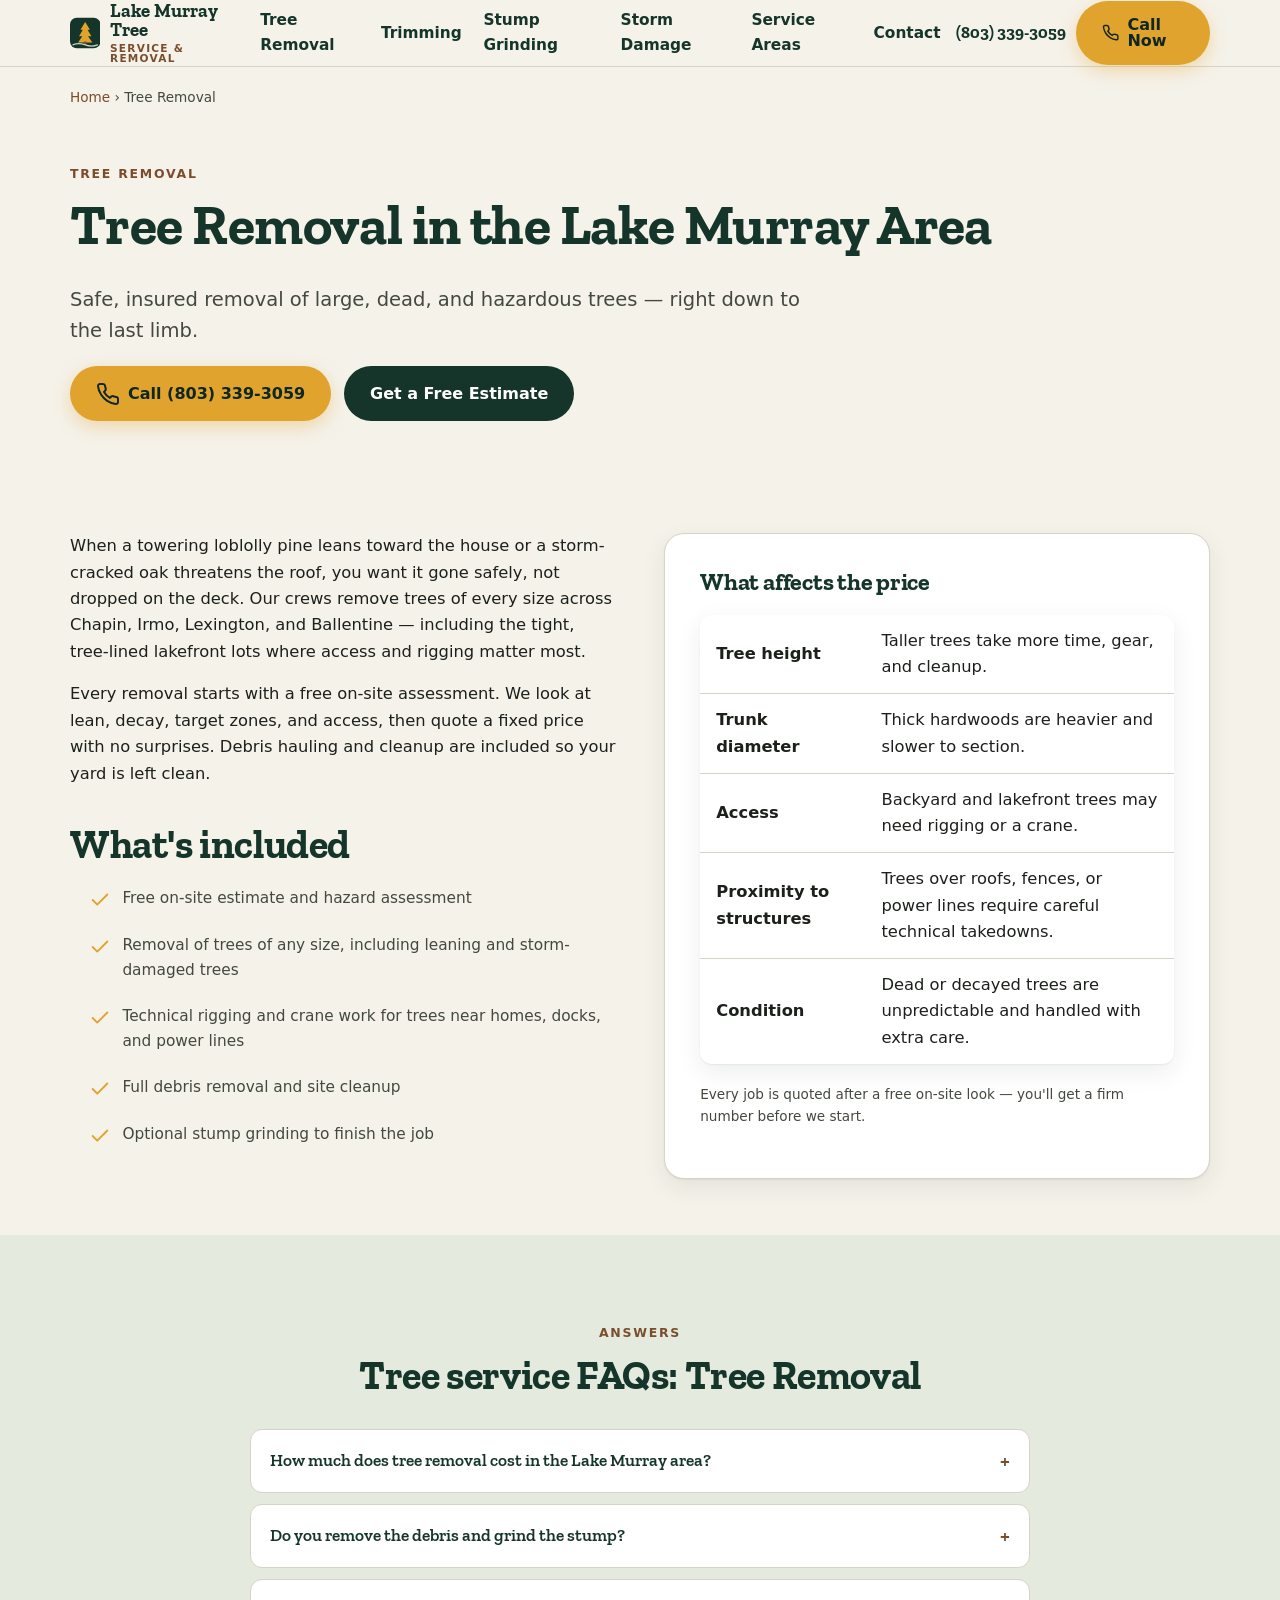
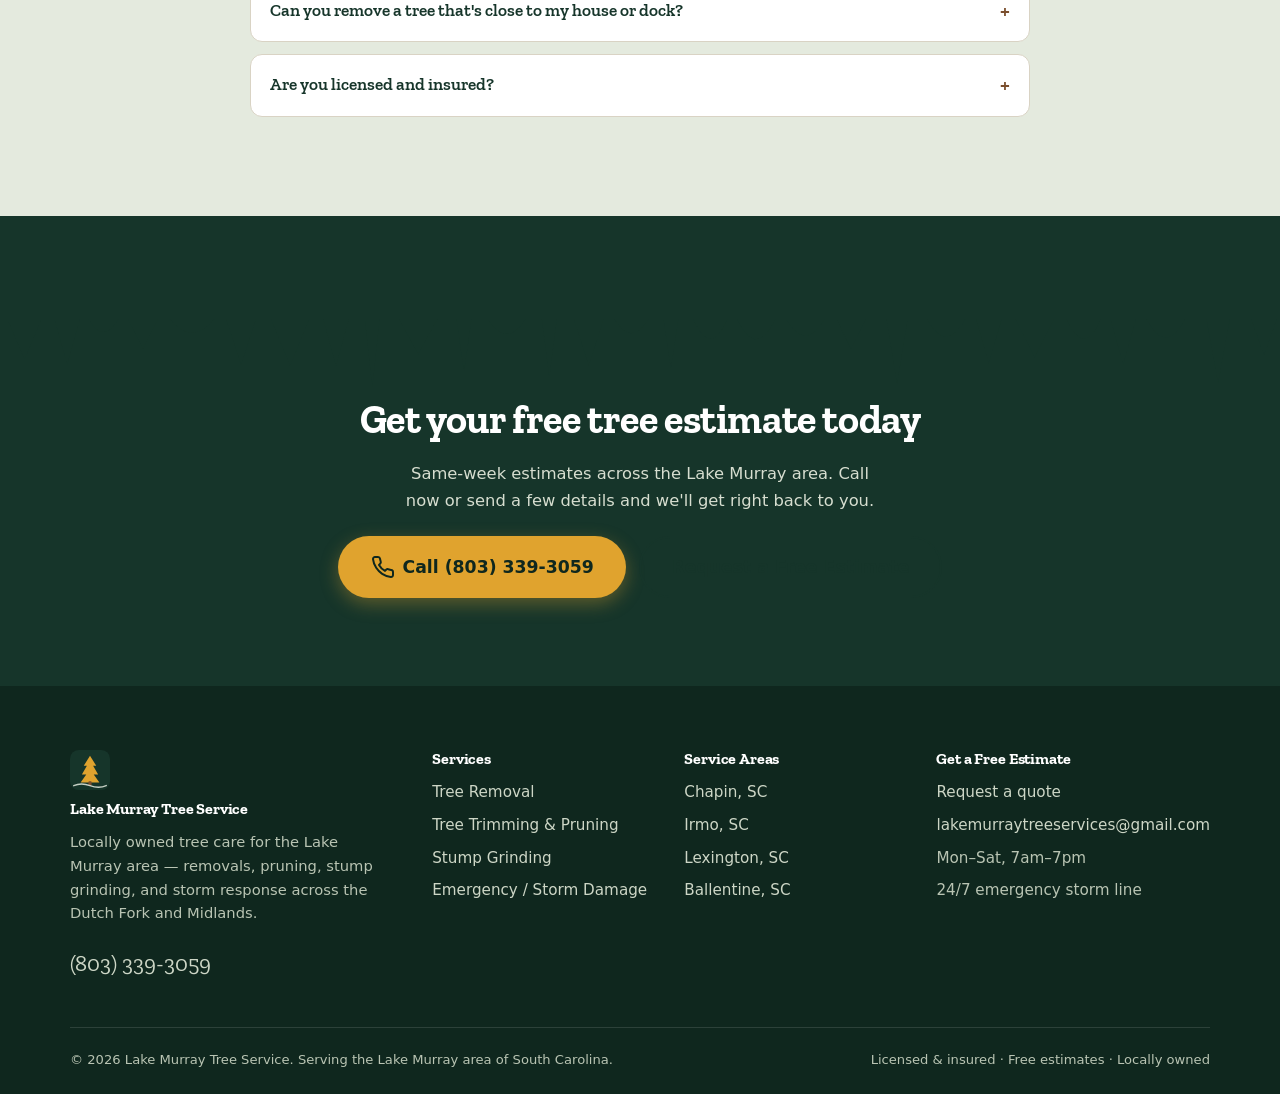
<file: tree-removal.html>
<!doctype html>
<html lang="en">
<head>
<meta charset="utf-8">
<meta name="viewport" content="width=device-width, initial-scale=1">
<title>Tree Removal in the Lake Murray Area, SC | Lake Murray Tree Service</title>
<meta name="description" content="Professional tree removal in the Lake Murray, SC area. Safe removal of large, dead, or hazardous pines and hardwoods near homes, docks, and power lines. Free estimates.">
<link rel="canonical" href="https://lakemurraytreeservice.com/tree-removal.html">
<meta name="robots" content="index, follow, max-image-preview:large">
<meta name="theme-color" content="#16352a">
<meta property="og:type" content="website">
<meta property="og:site_name" content="Lake Murray Tree Service">
<meta property="og:title" content="Tree Removal in the Lake Murray Area, SC | Lake Murray Tree Service">
<meta property="og:description" content="Professional tree removal in the Lake Murray, SC area. Safe removal of large, dead, or hazardous pines and hardwoods near homes, docks, and power lines. Free estimates.">
<meta property="og:url" content="https://lakemurraytreeservice.com/tree-removal.html">
<meta property="og:image" content="https://lakemurraytreeservice.com/assets/og-image.png">
<meta name="twitter:card" content="summary_large_image">
<meta name="twitter:title" content="Tree Removal in the Lake Murray Area, SC | Lake Murray Tree Service">
<meta name="twitter:description" content="Professional tree removal in the Lake Murray, SC area. Safe removal of large, dead, or hazardous pines and hardwoods near homes, docks, and power lines. Free estimates.">
<meta name="twitter:image" content="https://lakemurraytreeservice.com/assets/og-image.png">
<link rel="icon" href="assets/favicon.svg" type="image/svg+xml">
<link rel="preconnect" href="https://fonts.googleapis.com">
<link rel="preconnect" href="https://fonts.gstatic.com" crossorigin>
<link href="https://fonts.googleapis.com/css2?family=Zilla+Slab:wght@500;600;700&display=swap" rel="stylesheet">
<style>/* ==========================================================================
   Lake Murray Tree Service — stylesheet
   Design system: "Southern canopy"
   Palette:  pine #16352A · heartwood #7A4E2D · sap-gold #E0A32E
             stone #F5F2EA · sage #E4EADE · ink #1C201B
   Display: Zilla Slab (web font, headings only)   Body: system stack (fast)
   ========================================================================== */

:root {
  --pine:        #16352a;
  --pine-deep:   #0f271e;
  --pine-mid:    #2c5545;
  --heartwood:   #7a4e2d;
  --sap:         #e0a32e;
  --sap-deep:    #c9871a;
  --stone:       #f5f2ea;
  --stone-warm:  #efeadd;
  --sage:        #e4eade;
  --ink:         #1c201b;
  --ink-soft:    #43493f;
  --line:        #d9d3c4;
  --white:       #ffffff;

  --font-display: "Zilla Slab", Georgia, "Times New Roman", serif;
  --font-body: system-ui, -apple-system, "Segoe UI", Roboto, Helvetica, Arial, sans-serif;

  --wrap: 1140px;
  --gap: clamp(1rem, 3vw, 2rem);
  --radius: 12px;
  --radius-lg: 20px;
  --shadow: 0 1px 2px rgba(15,39,30,.06), 0 8px 24px rgba(15,39,30,.08);
  --shadow-lg: 0 18px 48px rgba(15,39,30,.16);
  --ring: 0 0 0 3px rgba(224,163,46,.55);
}

/* ---------- reset ---------- */
*, *::before, *::after { box-sizing: border-box; }
html { -webkit-text-size-adjust: 100%; scroll-behavior: smooth; }
@media (prefers-reduced-motion: reduce) {
  html { scroll-behavior: auto; }
  *, *::before, *::after { animation-duration: .001ms !important; transition-duration: .001ms !important; }
}
body {
  margin: 0;
  font-family: var(--font-body);
  color: var(--ink);
  background: var(--stone);
  line-height: 1.62;
  font-size: 1.02rem;
  -webkit-font-smoothing: antialiased;
}
img, svg { max-width: 100%; height: auto; display: block; }
a { color: var(--pine-mid); text-decoration-thickness: 1px; text-underline-offset: 2px; }
a:hover { color: var(--pine); }
h1, h2, h3, h4 { font-family: var(--font-display); line-height: 1.1; color: var(--pine); font-weight: 700; margin: 0 0 .5em; letter-spacing: -.01em; }
h1 { font-size: clamp(2.1rem, 5.2vw, 3.5rem); }
h2 { font-size: clamp(1.7rem, 4vw, 2.5rem); }
h3 { font-size: clamp(1.2rem, 2.4vw, 1.5rem); }
p { margin: 0 0 1rem; }
:focus-visible { outline: none; box-shadow: var(--ring); border-radius: 6px; }

/* ---------- layout ---------- */
.wrap { width: min(var(--wrap), 100% - 2.4rem); margin-inline: auto; }
.section { padding: clamp(3rem, 7vw, 5.5rem) 0; }
.section--tight { padding: clamp(2rem, 5vw, 3.5rem) 0; }
.eyebrow {
  font-family: var(--font-body); font-weight: 700; text-transform: uppercase;
  letter-spacing: .14em; font-size: .78rem; color: var(--heartwood); margin: 0 0 .6rem;
}
.lede { font-size: clamp(1.05rem, 1.6vw, 1.22rem); color: var(--ink-soft); max-width: 60ch; }
.center { text-align: center; margin-inline: auto; }

/* ---------- buttons ---------- */
.btn {
  display: inline-flex; align-items: center; gap: .5rem;
  font-family: var(--font-body); font-weight: 700; font-size: 1rem;
  padding: .85rem 1.5rem; border-radius: 999px; border: 2px solid transparent;
  cursor: pointer; text-decoration: none; transition: transform .12s ease, background .2s ease, box-shadow .2s ease;
  line-height: 1;
}
.btn:active { transform: translateY(1px); }
.btn--call { background: var(--sap); color: var(--pine-deep); box-shadow: 0 6px 18px rgba(224,163,46,.35); }
.btn--call:hover { background: var(--sap-deep); color: var(--pine-deep); }
.btn--quote { background: var(--pine); color: var(--white); }
.btn--quote:hover { background: var(--pine-deep); color: var(--white); }
.btn--ghost { background: transparent; color: var(--pine); border-color: var(--pine); }
.btn--ghost:hover { background: var(--pine); color: var(--white); }
.btn--lg { padding: 1.05rem 1.9rem; font-size: 1.08rem; }
.btn-row { display: flex; flex-wrap: wrap; gap: .8rem; }

/* ---------- header ---------- */
.site-header {
  position: sticky; top: 0; z-index: 50;
  background: rgba(245,242,234,.92); backdrop-filter: blur(8px);
  border-bottom: 1px solid var(--line);
}
.header-inner { display: flex; align-items: center; gap: 1rem; min-height: 66px; }
.brand { display: flex; align-items: center; gap: .6rem; text-decoration: none; margin-right: auto; }
.brand svg { width: 34px; height: 34px; }
.brand-name { font-family: var(--font-display); font-weight: 700; font-size: 1.18rem; color: var(--pine); line-height: 1; }
.brand-name span { display: block; font-family: var(--font-body); font-weight: 600; font-size: .66rem; letter-spacing: .12em; text-transform: uppercase; color: var(--heartwood); margin-top: 3px; }
.nav { display: flex; align-items: center; gap: 1.35rem; }
.nav a { color: var(--pine); text-decoration: none; font-weight: 600; font-size: .96rem; }
.nav a:hover { color: var(--heartwood); }
.header-cta { display: flex; align-items: center; gap: .6rem; }
.header-phone { font-family: var(--font-display); font-weight: 700; color: var(--pine); text-decoration: none; font-size: 1.05rem; white-space: nowrap; }
.nav-toggle { display: none; background: none; border: 0; padding: .4rem; cursor: pointer; color: var(--pine); }
.nav-toggle svg { width: 28px; height: 28px; }

@media (max-width: 860px) {
  .nav-toggle { display: inline-flex; }
  .nav {
    position: absolute; top: 100%; left: 0; right: 0;
    flex-direction: column; align-items: stretch; gap: 0;
    background: var(--stone); border-bottom: 1px solid var(--line);
    padding: .5rem 1.2rem 1rem; box-shadow: var(--shadow);
    display: none;
  }
  .nav[data-open="true"] { display: flex; }
  .nav a { padding: .8rem .2rem; border-bottom: 1px solid var(--line); }
  .header-phone { display: none; }
}

/* ---------- hero ---------- */
.hero { position: relative; background: var(--pine); color: #eef1e9; overflow: hidden; }
.hero::after {
  /* subtle topographic contour rings, drawn in CSS — evokes lake depth lines */
  content: ""; position: absolute; inset: 0; pointer-events: none; opacity: .12;
  background:
    radial-gradient(120% 90% at 82% -10%, transparent 38%, rgba(224,163,46,.9) 39%, transparent 41%),
    radial-gradient(120% 90% at 82% -10%, transparent 52%, rgba(228,234,222,.7) 53%, transparent 55%),
    radial-gradient(120% 90% at 82% -10%, transparent 66%, rgba(228,234,222,.5) 67%, transparent 69%);
}
.hero-inner { position: relative; z-index: 2; padding: clamp(3rem, 8vw, 6rem) 0 0; }
.hero h1 { color: var(--white); max-width: 16ch; }
.hero .lede { color: #d7ded0; max-width: 52ch; }
.hero .eyebrow { color: var(--sap); }
.hero .btn-row { margin-top: 1.6rem; }
.hero .btn--ghost { color: #eef1e9; border-color: rgba(238,241,233,.5); }
.hero .btn--ghost:hover { background: #eef1e9; color: var(--pine); }
.trust-strip { display: flex; flex-wrap: wrap; gap: .6rem 1.4rem; margin-top: 1.8rem; padding-bottom: 2.5rem; }
.trust-chip { display: inline-flex; align-items: center; gap: .5rem; font-size: .92rem; font-weight: 600; color: #e7ecdf; }
.trust-chip svg { width: 18px; height: 18px; color: var(--sap); flex: none; }

/* signature: hand-built treeline silhouette */
.treeline { display: block; width: 100%; height: auto; position: relative; z-index: 2; margin-bottom: -1px; color: var(--stone); }
.treeline--flip { transform: scaleY(-1); color: var(--pine); }
.divider-treeline { color: var(--sage); background: var(--stone); }

/* ---------- service cards ---------- */
.grid { display: grid; gap: 1.2rem; }
.grid--services { grid-template-columns: repeat(auto-fit, minmax(240px, 1fr)); }
.card {
  background: var(--white); border: 1px solid var(--line); border-radius: var(--radius-lg);
  padding: 1.5rem; box-shadow: var(--shadow); transition: transform .15s ease, box-shadow .2s ease;
  display: flex; flex-direction: column;
}
a.card { text-decoration: none; color: inherit; }
a.card:hover { transform: translateY(-3px); box-shadow: var(--shadow-lg); }
.card-icon { width: 46px; height: 46px; border-radius: 12px; background: var(--sage); color: var(--pine);
  display: grid; place-items: center; margin-bottom: 1rem; }
.card-icon svg { width: 26px; height: 26px; }
.card h3 { margin-bottom: .35rem; }
.card p { color: var(--ink-soft); font-size: .98rem; margin-bottom: .9rem; }
.card .card-link { margin-top: auto; font-weight: 700; color: var(--heartwood); font-size: .95rem; }

/* ---------- towns grid ---------- */
.towns { display: grid; grid-template-columns: repeat(auto-fit, minmax(180px,1fr)); gap: .8rem; }
.town {
  background: var(--white); border: 1px solid var(--line); border-radius: var(--radius);
  padding: 1rem 1.1rem; text-decoration: none; color: var(--pine); font-weight: 700;
  display: flex; align-items: center; justify-content: space-between; gap: .5rem; transition: background .15s ease;
}
.town:hover { background: var(--sage); }
.town span { font-family: var(--font-body); font-weight: 500; color: var(--ink-soft); font-size: .82rem; }

/* ---------- process ---------- */
.steps { display: grid; grid-template-columns: repeat(auto-fit, minmax(220px,1fr)); gap: 1.4rem; counter-reset: step; }
.step { position: relative; padding-top: .5rem; }
.step-num {
  font-family: var(--font-display); font-weight: 700; font-size: 1.1rem; color: var(--pine-deep);
  width: 42px; height: 42px; border-radius: 50%; background: var(--sap); display: grid; place-items: center; margin-bottom: .8rem;
}
.step h3 { font-size: 1.15rem; }
.step p { color: var(--ink-soft); font-size: .96rem; margin: 0; }

/* ---------- alternating band ---------- */
.band-sage { background: var(--sage); }
.band-pine { background: var(--pine); color: #e7ecdf; }
.band-pine h2, .band-pine h3 { color: var(--white); }
.band-pine .lede { color: #cdd6c6; }

/* feature list */
.features { list-style: none; margin: 0; padding: 0; display: grid; gap: .9rem; }
.features li { display: flex; gap: .7rem; align-items: flex-start; }
.features svg { width: 22px; height: 22px; color: var(--sap); flex: none; margin-top: 3px; }
.features strong { display: block; color: var(--pine); }
.band-pine .features strong { color: var(--white); }
.features span { color: var(--ink-soft); font-size: .96rem; }
.band-pine .features span { color: #cdd6c6; }

/* ---------- FAQ (details/summary — no-JS, AEO-friendly) ---------- */
.faq { max-width: 780px; margin-inline: auto; }
.faq details { background: var(--white); border: 1px solid var(--line); border-radius: var(--radius); margin-bottom: .7rem; overflow: hidden; }
.faq summary {
  cursor: pointer; list-style: none; padding: 1.05rem 1.2rem; font-family: var(--font-display);
  font-weight: 600; font-size: 1.08rem; color: var(--pine); display: flex; justify-content: space-between; gap: 1rem; align-items: center;
}
.faq summary::-webkit-details-marker { display: none; }
.faq summary::after { content: "+"; font-size: 1.5rem; color: var(--heartwood); transition: transform .2s ease; line-height: 1; }
.faq details[open] summary::after { transform: rotate(45deg); }
.faq .faq-body { padding: 0 1.2rem 1.2rem; color: var(--ink-soft); }
.faq .faq-body p { margin: 0; }

/* ---------- testimonials ---------- */
.quotes { display: grid; grid-template-columns: repeat(auto-fit, minmax(260px,1fr)); gap: 1.2rem; }
.quote { background: var(--white); border: 1px solid var(--line); border-left: 4px solid var(--sap); border-radius: var(--radius); padding: 1.4rem; }
.quote p { font-style: italic; color: var(--ink); margin-bottom: .8rem; }
.quote cite { font-style: normal; font-weight: 700; color: var(--pine); font-size: .95rem; }
.quote cite span { display: block; font-weight: 500; color: var(--ink-soft); font-size: .85rem; }

/* ---------- CTA band ---------- */
.cta-band { text-align: center; }
.cta-band h2 { color: var(--white); }
.cta-band p { color: #d7ded0; max-width: 46ch; margin-inline: auto; }
.cta-band .btn-row { justify-content: center; margin-top: 1.4rem; }

/* ---------- quote form ---------- */
.quote-form { background: var(--white); border: 1px solid var(--line); border-radius: var(--radius-lg); padding: clamp(1.4rem, 3vw, 2.2rem); box-shadow: var(--shadow); }
.field { margin-bottom: 1rem; }
.field label { display: block; font-weight: 700; color: var(--pine); margin-bottom: .35rem; font-size: .95rem; }
.field input, .field select, .field textarea {
  width: 100%; padding: .8rem .9rem; border: 1.5px solid var(--line); border-radius: 10px;
  font: inherit; color: var(--ink); background: var(--stone); }
.field input:focus, .field select:focus, .field textarea:focus { border-color: var(--sap); background: var(--white); }
.field-row { display: grid; grid-template-columns: 1fr 1fr; gap: 1rem; }
@media (max-width: 520px) { .field-row { grid-template-columns: 1fr; } }
.form-note { font-size: .85rem; color: var(--ink-soft); margin-top: .6rem; }
.two-col { display: grid; grid-template-columns: 1fr 1fr; gap: clamp(1.5rem,4vw,3rem); align-items: start; }
@media (max-width: 820px) { .two-col { grid-template-columns: 1fr; } }

/* ---------- content prose (service/location body) ---------- */
.prose { max-width: 72ch; }
.prose h2 { margin-top: 2.2rem; }
.prose h3 { margin-top: 1.6rem; }
.prose ul { padding-left: 1.2rem; }
.prose li { margin-bottom: .45rem; }
.pricing-table { width: 100%; border-collapse: collapse; margin: 1.2rem 0; background: var(--white); border-radius: var(--radius); overflow: hidden; box-shadow: var(--shadow); }
.pricing-table th, .pricing-table td { text-align: left; padding: .8rem 1rem; border-bottom: 1px solid var(--line); }
.pricing-table th { background: var(--sage); font-family: var(--font-display); color: var(--pine); }
.pricing-table tr:last-child td { border-bottom: 0; }

/* breadcrumb */
.crumbs { font-size: .85rem; color: var(--ink-soft); padding-top: 1.2rem; }
.crumbs a { color: var(--heartwood); text-decoration: none; }
.crumbs a:hover { text-decoration: underline; }

/* ---------- footer ---------- */
.site-footer { background: var(--pine-deep); color: #b9c4b3; padding: clamp(2.5rem,5vw,4rem) 0 1.5rem; }
.footer-grid { display: grid; grid-template-columns: 1.5fr 1fr 1fr 1.2fr; gap: 2rem; }
@media (max-width: 780px) { .footer-grid { grid-template-columns: 1fr 1fr; gap: 1.6rem; } }
@media (max-width: 460px) { .footer-grid { grid-template-columns: 1fr; } }
.site-footer h4 { color: var(--white); font-size: 1rem; margin-bottom: .8rem; }
.site-footer a { color: #cdd6c6; text-decoration: none; }
.site-footer a:hover { color: var(--sap); }
.footer-links { list-style: none; padding: 0; margin: 0; display: grid; gap: .5rem; font-size: .95rem; }
.footer-brand svg { width: 40px; height: 40px; margin-bottom: .6rem; }
.footer-brand p { font-size: .92rem; max-width: 34ch; }
.footer-phone { font-family: var(--font-display); font-size: 1.4rem; color: var(--white); text-decoration: none; display: inline-block; margin: .3rem 0; }
.footer-bottom { border-top: 1px solid rgba(255,255,255,.12); margin-top: 2.5rem; padding-top: 1.3rem; font-size: .82rem; display: flex; flex-wrap: wrap; justify-content: space-between; gap: .6rem; }
.footer-bottom p { margin: 0; }

/* ---------- sticky mobile call bar ---------- */
.mobile-callbar { display: none; }
@media (max-width: 640px) {
  .mobile-callbar {
    display: grid; grid-template-columns: 1fr 1fr; gap: 0;
    position: fixed; bottom: 0; left: 0; right: 0; z-index: 60;
    box-shadow: 0 -4px 16px rgba(15,39,30,.2);
  }
  .mobile-callbar a { display: flex; align-items: center; justify-content: center; gap: .5rem; padding: .95rem; font-weight: 700; text-decoration: none; font-size: 1rem; }
  .mobile-callbar .mc-call { background: var(--sap); color: var(--pine-deep); }
  .mobile-callbar .mc-quote { background: var(--pine); color: #fff; }
  .mobile-callbar svg { width: 20px; height: 20px; }
  body { padding-bottom: 56px; }
}

/* utilities */
.mt-0 { margin-top: 0; }
.stack > * + * { margin-top: 1rem; }
.muted { color: var(--ink-soft); }
</style>
<script type="application/ld+json">{"@context":"https://schema.org","@graph":[{"@type":["HomeAndConstructionBusiness","LocalBusiness"],"@id":"https://lakemurraytreeservice.com/#business","name":"Lake Murray Tree Service","url":"https://lakemurraytreeservice.com/","telephone":"+18033393059","email":"lakemurraytreeservices@gmail.com","image":"https://lakemurraytreeservice.com/assets/og-image.png","logo":"https://lakemurraytreeservice.com/assets/favicon.svg","priceRange":"$$","description":"Locally owned tree service serving the Lake Murray area of South Carolina \u2014 tree removal, trimming and pruning, stump grinding, and 24/7 storm-damage response.","address":{"@type":"PostalAddress","addressLocality":"Chapin","addressRegion":"SC","postalCode":"29036","addressCountry":"US"},"geo":{"@type":"GeoCoordinates","latitude":34.1662,"longitude":-81.3498},"areaServed":[{"@type":"City","name":"Chapin"},{"@type":"City","name":"Irmo"},{"@type":"City","name":"Lexington"},{"@type":"City","name":"Ballentine"},{"@type":"City","name":"Lake Murray"},{"@type":"City","name":"Dutch Fork"},{"@type":"City","name":"Prosperity"},{"@type":"City","name":"Gilbert"},{"@type":"City","name":"Columbia"}],"openingHoursSpecification":[{"@type":"OpeningHoursSpecification","dayOfWeek":["Monday","Tuesday","Wednesday","Thursday","Friday","Saturday"],"opens":"07:00","closes":"19:00"}],"knowsAbout":["tree removal","tree pruning","stump grinding","storm damage cleanup","hazardous tree assessment","lot clearing"]},{"@type":"WebSite","@id":"https://lakemurraytreeservice.com/#website","url":"https://lakemurraytreeservice.com/","name":"Lake Murray Tree Service","publisher":{"@id":"https://lakemurraytreeservice.com/#business"}}]}</script><script type="application/ld+json">{"@type":"BreadcrumbList","itemListElement":[{"@type":"ListItem","position":1,"name":"Home","item":"https://lakemurraytreeservice.com/"},{"@type":"ListItem","position":2,"name":"Tree Removal","item":"https://lakemurraytreeservice.com/tree-removal.html"}],"@context":"https://schema.org"}</script><script type="application/ld+json">{"@type":"FAQPage","mainEntity":[{"@type":"Question","name":"How much does tree removal cost in the Lake Murray area?","acceptedAnswer":{"@type":"Answer","text":"Most residential tree removals in the Midlands run roughly $300 to $2,000, and large or hazardous trees near a home can cost more. Price depends on the tree's height, diameter, condition, and how easily crews can reach it. We give a firm, free quote before any work begins."}},{"@type":"Question","name":"Do you remove the debris and grind the stump?","acceptedAnswer":{"@type":"Answer","text":"Yes. Full debris hauling and cleanup are included in every removal. Stump grinding is offered as an add-on so you can finish the job in one visit and reclaim the space."}},{"@type":"Question","name":"Can you remove a tree that's close to my house or dock?","acceptedAnswer":{"@type":"Answer","text":"Yes. Trees near structures, power lines, and lakefront docks are removed piece by piece using technical rigging, and a crane when needed, to protect everything around them."}},{"@type":"Question","name":"Are you licensed and insured?","acceptedAnswer":{"@type":"Answer","text":"Yes. We carry liability insurance and workers' compensation, so you're protected before, during, and after the job. Ask us for a certificate of insurance any time."}}],"@context":"https://schema.org"}</script><script type="application/ld+json">{"@type":"Service","name":"Tree Removal","serviceType":"Tree Removal","description":"Professional tree removal in the Lake Murray, SC area. Safe removal of large, dead, or hazardous pines and hardwoods near homes, docks, and power lines. Free estimates.","url":"https://lakemurraytreeservice.com/tree-removal.html","provider":{"@id":"https://lakemurraytreeservice.com/#business"},"areaServed":[{"@type":"City","name":"Lake Murray"},{"@type":"City","name":"Chapin"},{"@type":"City","name":"Irmo"},{"@type":"City","name":"Lexington"},{"@type":"City","name":"Ballentine"}],"@context":"https://schema.org"}</script><script type="application/ld+json">{"@type":"WebPage","url":"https://lakemurraytreeservice.com/tree-removal.html","speakable":{"@type":"SpeakableSpecification","cssSelector":["h1",".speakable"]},"@context":"https://schema.org"}</script>
</head>
<body>
<a class="skip-link" href="#main" style="position:absolute;left:-999px">Skip to content</a>
<header class="site-header">
  <div class="wrap header-inner">
    <a class="brand" href="index.html" aria-label="Lake Murray Tree Service home">
      <svg width="34" height="34" viewBox="0 0 64 64" aria-hidden="true"><rect width="64" height="64" rx="14" fill="#16352a"/><path d="M32 9 L42 25 H37 L45 39 H38 L47 52 H17 L26 39 H19 L27 25 H22 Z" fill="#e0a32e"/><rect x="29.5" y="50" width="5" height="7" rx="1" fill="#7a4e2d"/><path d="M6 57 q12 -5 26 0 t26 0" fill="none" stroke="#e4eade" stroke-width="2.4" stroke-linecap="round" opacity="0.85"/></svg>
      <span class="brand-name">Lake Murray Tree<span>Service &amp; Removal</span></span>
    </a>
    <nav class="nav" id="primary-nav" aria-label="Primary"><a href="tree-removal.html">Tree Removal</a><a href="tree-trimming.html">Trimming</a><a href="stump-grinding.html">Stump Grinding</a><a href="emergency-tree-service.html">Storm Damage</a><a href="index.html#areas">Service Areas</a><a href="contact.html">Contact</a></nav>
    <div class="header-cta">
      <a class="header-phone" href="tel:+18033393059">(803) 339-3059</a>
      <a class="btn btn--call" href="tel:+18033393059"><svg class="" width="24" height="24" viewBox="0 0 24 24" fill="none" stroke="currentColor" stroke-width="2" stroke-linecap="round" stroke-linejoin="round" aria-hidden="true"><path d="M22 16.9v3a2 2 0 0 1-2.2 2 19.8 19.8 0 0 1-8.6-3.1 19.5 19.5 0 0 1-6-6A19.8 19.8 0 0 1 2 4.1 2 2 0 0 1 4 2h3a2 2 0 0 1 2 1.7c.1 1 .4 1.9.7 2.8a2 2 0 0 1-.5 2.1L8 9.9a16 16 0 0 0 6 6l1.3-1.3a2 2 0 0 1 2.1-.4c.9.3 1.8.6 2.8.7a2 2 0 0 1 1.8 2z"/></svg> Call Now</a>
      <button class="nav-toggle" aria-label="Open menu" aria-controls="primary-nav" aria-expanded="false"><svg class="" width="24" height="24" viewBox="0 0 24 24" fill="none" stroke="currentColor" stroke-width="2" stroke-linecap="round" stroke-linejoin="round" aria-hidden="true"><path d="M3 12h18M3 6h18M3 18h18"/></svg></button>
    </div>
  </div>
</header>
<div class="mobile-callbar">
  <a class="mc-call" href="tel:+18033393059"><svg class="" width="24" height="24" viewBox="0 0 24 24" fill="none" stroke="currentColor" stroke-width="2" stroke-linecap="round" stroke-linejoin="round" aria-hidden="true"><path d="M22 16.9v3a2 2 0 0 1-2.2 2 19.8 19.8 0 0 1-8.6-3.1 19.5 19.5 0 0 1-6-6A19.8 19.8 0 0 1 2 4.1 2 2 0 0 1 4 2h3a2 2 0 0 1 2 1.7c.1 1 .4 1.9.7 2.8a2 2 0 0 1-.5 2.1L8 9.9a16 16 0 0 0 6 6l1.3-1.3a2 2 0 0 1 2.1-.4c.9.3 1.8.6 2.8.7a2 2 0 0 1 1.8 2z"/></svg> Call</a>
  <a class="mc-quote" href="contact.html"><svg class="" width="24" height="24" viewBox="0 0 24 24" fill="none" stroke="currentColor" stroke-width="2" stroke-linecap="round" stroke-linejoin="round" aria-hidden="true"><path d="M11 20A7 7 0 0 1 4 13C4 8 10 4 20 4c0 8-4 16-9 16z"/><path d="M4 20c4-6 8-8 12-9"/></svg> Free Estimate</a>
</div>
<main id="main">
<div class="wrap crumbs"><a href="index.html">Home</a> &rsaquo; <span>Tree Removal</span></div>
<section class="section--tight">
  <div class="wrap">
    <p class="eyebrow">Tree Removal</p>
    <h1>Tree Removal in the Lake Murray Area</h1>
    <p class="lede speakable">Safe, insured removal of large, dead, and hazardous trees — right down to the last limb.</p>
    <div class="btn-row" style="margin-top:1.2rem">
      <a class="btn btn--call" href="tel:+18033393059"><svg class="" width="24" height="24" viewBox="0 0 24 24" fill="none" stroke="currentColor" stroke-width="2" stroke-linecap="round" stroke-linejoin="round" aria-hidden="true"><path d="M22 16.9v3a2 2 0 0 1-2.2 2 19.8 19.8 0 0 1-8.6-3.1 19.5 19.5 0 0 1-6-6A19.8 19.8 0 0 1 2 4.1 2 2 0 0 1 4 2h3a2 2 0 0 1 2 1.7c.1 1 .4 1.9.7 2.8a2 2 0 0 1-.5 2.1L8 9.9a16 16 0 0 0 6 6l1.3-1.3a2 2 0 0 1 2.1-.4c.9.3 1.8.6 2.8.7a2 2 0 0 1 1.8 2z"/></svg> Call (803) 339-3059</a>
      <a class="btn btn--quote" href="contact.html">Get a Free Estimate</a>
    </div>
  </div>
</section>
<section class="section--tight">
  <div class="wrap two-col">
    <div class="prose">
      <p>When a towering loblolly pine leans toward the house or a storm-cracked oak threatens the roof, you want it gone safely, not dropped on the deck. Our crews remove trees of every size across Chapin, Irmo, Lexington, and Ballentine — including the tight, tree-lined lakefront lots where access and rigging matter most.</p><p>Every removal starts with a free on-site assessment. We look at lean, decay, target zones, and access, then quote a fixed price with no surprises. Debris hauling and cleanup are included so your yard is left clean.</p>
      <h2>What's included</h2>
      <ul class="features"><li><svg class="" width="24" height="24" viewBox="0 0 24 24" fill="none" stroke="currentColor" stroke-width="2" stroke-linecap="round" stroke-linejoin="round" aria-hidden="true"><path d="M20 6L9 17l-5-5"/></svg><span>Free on-site estimate and hazard assessment</span></li><li><svg class="" width="24" height="24" viewBox="0 0 24 24" fill="none" stroke="currentColor" stroke-width="2" stroke-linecap="round" stroke-linejoin="round" aria-hidden="true"><path d="M20 6L9 17l-5-5"/></svg><span>Removal of trees of any size, including leaning and storm-damaged trees</span></li><li><svg class="" width="24" height="24" viewBox="0 0 24 24" fill="none" stroke="currentColor" stroke-width="2" stroke-linecap="round" stroke-linejoin="round" aria-hidden="true"><path d="M20 6L9 17l-5-5"/></svg><span>Technical rigging and crane work for trees near homes, docks, and power lines</span></li><li><svg class="" width="24" height="24" viewBox="0 0 24 24" fill="none" stroke="currentColor" stroke-width="2" stroke-linecap="round" stroke-linejoin="round" aria-hidden="true"><path d="M20 6L9 17l-5-5"/></svg><span>Full debris removal and site cleanup</span></li><li><svg class="" width="24" height="24" viewBox="0 0 24 24" fill="none" stroke="currentColor" stroke-width="2" stroke-linecap="round" stroke-linejoin="round" aria-hidden="true"><path d="M20 6L9 17l-5-5"/></svg><span>Optional stump grinding to finish the job</span></li></ul>
    </div>
    <div>
      <div class="quote-form">
        <h3 class="mt-0">What affects the price</h3>
        <table class="pricing-table"><tr><td><strong>Tree height</strong></td><td>Taller trees take more time, gear, and cleanup.</td></tr><tr><td><strong>Trunk diameter</strong></td><td>Thick hardwoods are heavier and slower to section.</td></tr><tr><td><strong>Access</strong></td><td>Backyard and lakefront trees may need rigging or a crane.</td></tr><tr><td><strong>Proximity to structures</strong></td><td>Trees over roofs, fences, or power lines require careful technical takedowns.</td></tr><tr><td><strong>Condition</strong></td><td>Dead or decayed trees are unpredictable and handled with extra care.</td></tr></table>
        <p class="form-note">Every job is quoted after a free on-site look — you'll get a firm number before we start.</p>
      </div>
    </div>
  </div>
</section>
<section class="section band-sage">
  <div class="wrap">
    <p class="eyebrow center">Answers</p>
    <h2 class="center">Tree service FAQs: Tree Removal</h2>
    <div class="faq" style="margin-top:2rem"><details><summary>How much does tree removal cost in the Lake Murray area?</summary><div class="faq-body"><p>Most residential tree removals in the Midlands run roughly $300 to $2,000, and large or hazardous trees near a home can cost more. Price depends on the tree's height, diameter, condition, and how easily crews can reach it. We give a firm, free quote before any work begins.</p></div></details><details><summary>Do you remove the debris and grind the stump?</summary><div class="faq-body"><p>Yes. Full debris hauling and cleanup are included in every removal. Stump grinding is offered as an add-on so you can finish the job in one visit and reclaim the space.</p></div></details><details><summary>Can you remove a tree that's close to my house or dock?</summary><div class="faq-body"><p>Yes. Trees near structures, power lines, and lakefront docks are removed piece by piece using technical rigging, and a crane when needed, to protect everything around them.</p></div></details><details><summary>Are you licensed and insured?</summary><div class="faq-body"><p>Yes. We carry liability insurance and workers' compensation, so you're protected before, during, and after the job. Ask us for a certificate of insurance any time.</p></div></details></div>
  </div>
</section>
<section class="section band-pine cta-band">
  <svg class="treeline treeline--flip" viewBox="0 0 1200 88" preserveAspectRatio="none" aria-hidden="true"><path d="M0,88 L0,74 L7,74 L23,36 L39,74 L51,74 L63,31 L75,74 L83,74 Q97,49 111,74 L120,74 L134,46 L148,74 L159,74 Q180,48 201,74 L212,74 L226,31 L240,74 L254,74 L272,30 L290,74 L303,74 L315,30 L327,74 L342,74 L349,10 L356,74 L374,74 L392,41 L410,74 L428,74 L435,24 L442,74 L457,74 Q475,46 493,74 L508,74 L515,19 L522,74 L538,74 L552,30 L566,74 L576,74 Q592,47 608,74 L622,74 L629,27 L636,74 L650,74 Q666,37 682,74 L691,74 Q709,36 727,74 L737,74 Q755,43 773,74 L784,74 L798,46 L812,74 L831,74 L841,13 L851,74 L869,74 Q887,41 905,74 L915,74 L927,32 L939,74 L952,74 L970,38 L988,74 L1000,74 Q1016,37 1032,74 L1041,74 L1053,31 L1065,74 L1075,74 Q1093,39 1111,74 L1131,74 L1142,14 L1153,74 L1173,74 L1185,40 L1197,74 L1200,74 L1200,88 Z" fill="currentColor"/></svg>
  <div class="wrap">
    <h2>Get your free tree estimate today</h2>
    <p>Same-week estimates across the Lake Murray area. Call now or send a few details and we'll get right back to you.</p>
    <div class="btn-row">
      <a class="btn btn--call btn--lg" href="tel:+18033393059"><svg class="" width="24" height="24" viewBox="0 0 24 24" fill="none" stroke="currentColor" stroke-width="2" stroke-linecap="round" stroke-linejoin="round" aria-hidden="true"><path d="M22 16.9v3a2 2 0 0 1-2.2 2 19.8 19.8 0 0 1-8.6-3.1 19.5 19.5 0 0 1-6-6A19.8 19.8 0 0 1 2 4.1 2 2 0 0 1 4 2h3a2 2 0 0 1 2 1.7c.1 1 .4 1.9.7 2.8a2 2 0 0 1-.5 2.1L8 9.9a16 16 0 0 0 6 6l1.3-1.3a2 2 0 0 1 2.1-.4c.9.3 1.8.6 2.8.7a2 2 0 0 1 1.8 2z"/></svg> Call (803) 339-3059</a>
      <a class="btn btn--ghost btn--lg" href="contact.html">Request a Free Estimate</a>
    </div>
  </div>
</section>
</main>
<footer class="site-footer">
  <div class="wrap footer-grid">
    <div class="footer-brand">
      <svg width="40" height="40" viewBox="0 0 64 64" aria-hidden="true"><rect width="64" height="64" rx="14" fill="#16352a"/><path d="M32 9 L42 25 H37 L45 39 H38 L47 52 H17 L26 39 H19 L27 25 H22 Z" fill="#e0a32e"/><rect x="29.5" y="50" width="5" height="7" rx="1" fill="#7a4e2d"/><path d="M6 57 q12 -5 26 0 t26 0" fill="none" stroke="#e4eade" stroke-width="2.4" stroke-linecap="round" opacity="0.85"/></svg>
      <h4>Lake Murray Tree Service</h4>
      <p>Locally owned tree care for the Lake Murray area — removals, pruning, stump grinding, and storm response across the Dutch Fork and Midlands.</p>
      <a class="footer-phone" href="tel:+18033393059">(803) 339-3059</a>
    </div>
    <div><h4>Services</h4><ul class="footer-links"><li><a href="tree-removal.html">Tree Removal</a></li><li><a href="tree-trimming.html">Tree Trimming & Pruning</a></li><li><a href="stump-grinding.html">Stump Grinding</a></li><li><a href="emergency-tree-service.html">Emergency / Storm Damage</a></li></ul></div>
    <div><h4>Service Areas</h4><ul class="footer-links"><li><a href="chapin-tree-service.html">Chapin, SC</a></li><li><a href="irmo-tree-service.html">Irmo, SC</a></li><li><a href="lexington-tree-service.html">Lexington, SC</a></li><li><a href="ballentine-tree-service.html">Ballentine, SC</a></li></ul></div>
    <div>
      <h4>Get a Free Estimate</h4>
      <ul class="footer-links">
        <li><a href="contact.html">Request a quote</a></li>
        <li><a href="mailto:lakemurraytreeservices@gmail.com">lakemurraytreeservices@gmail.com</a></li>
        <li>Mon–Sat, 7am–7pm</li>
        <li>24/7 emergency storm line</li>
      </ul>
    </div>
  </div>
  <div class="wrap footer-bottom">
    <p>&copy; <span id="year">2026</span> Lake Murray Tree Service. Serving the Lake Murray area of South Carolina.</p>
    <p>Licensed &amp; insured · Free estimates · Locally owned</p>
  </div>
</footer>
<script>/* Lake Murray Tree Service — minimal progressive-enhancement JS */
(function () {
  "use strict";

  // Mobile nav toggle
  var toggle = document.querySelector(".nav-toggle");
  var nav = document.getElementById("primary-nav");
  if (toggle && nav) {
    toggle.addEventListener("click", function () {
      var open = nav.getAttribute("data-open") === "true";
      nav.setAttribute("data-open", String(!open));
      toggle.setAttribute("aria-expanded", String(!open));
    });
    nav.querySelectorAll("a").forEach(function (a) {
      a.addEventListener("click", function () {
        nav.setAttribute("data-open", "false");
        toggle.setAttribute("aria-expanded", "false");
      });
    });
  }

  // Current year in footer
  var y = document.getElementById("year");
  if (y) { y.textContent = new Date().getFullYear(); }

  /* Quote form — front-end stub.
     Replace with your real handler: Formspree, Netlify Forms, Web3Forms,
     or a POST to your CRM / call-tracking provider. See README. */
  var form = document.getElementById("quote-form");
  if (form) {
    form.addEventListener("submit", function (e) {
      e.preventDefault();
      var status = document.getElementById("form-status");
      if (status) {
        status.textContent =
          "Thanks — this demo form isn't wired to a mailbox yet. Connect it to Formspree or Netlify Forms (see README), then your request will land in your inbox.";
        status.style.color = "#7a4e2d";
      }
    });
  }
})();
</script>
</body>
</html>
</file>
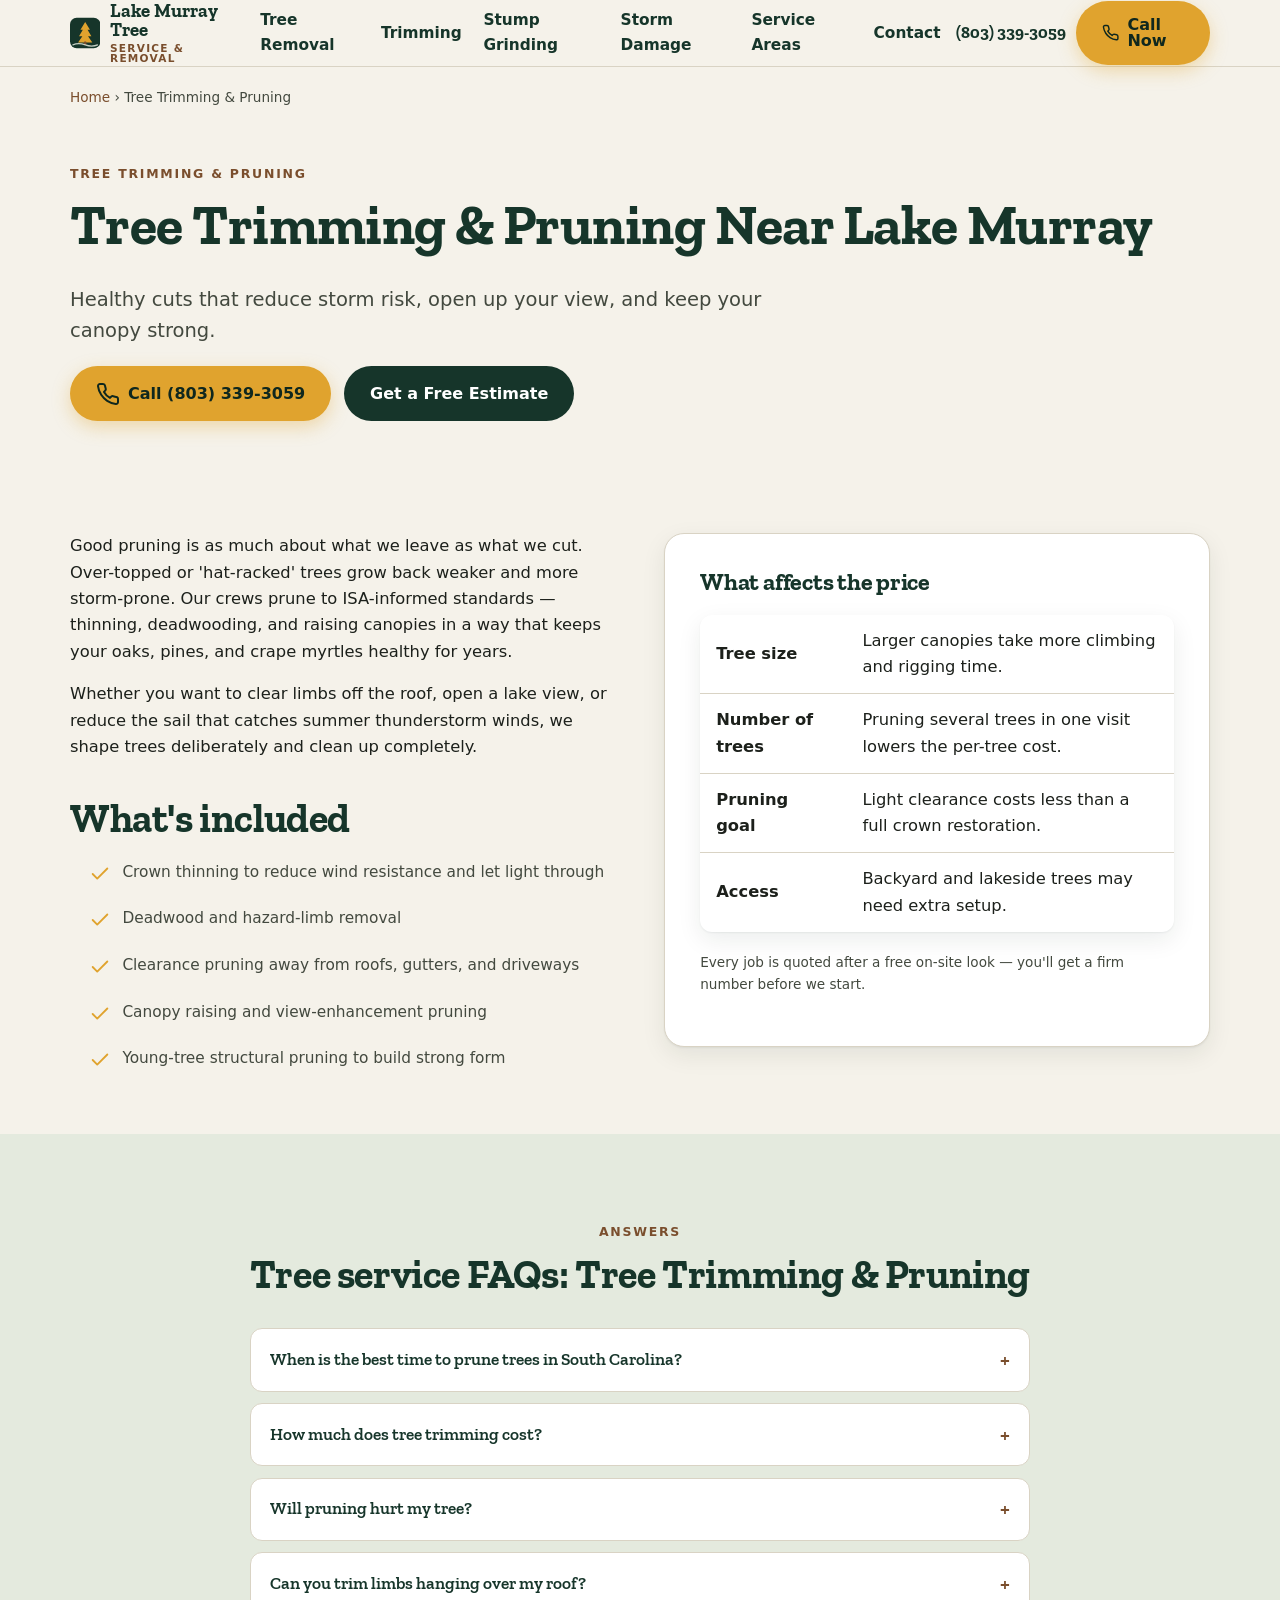
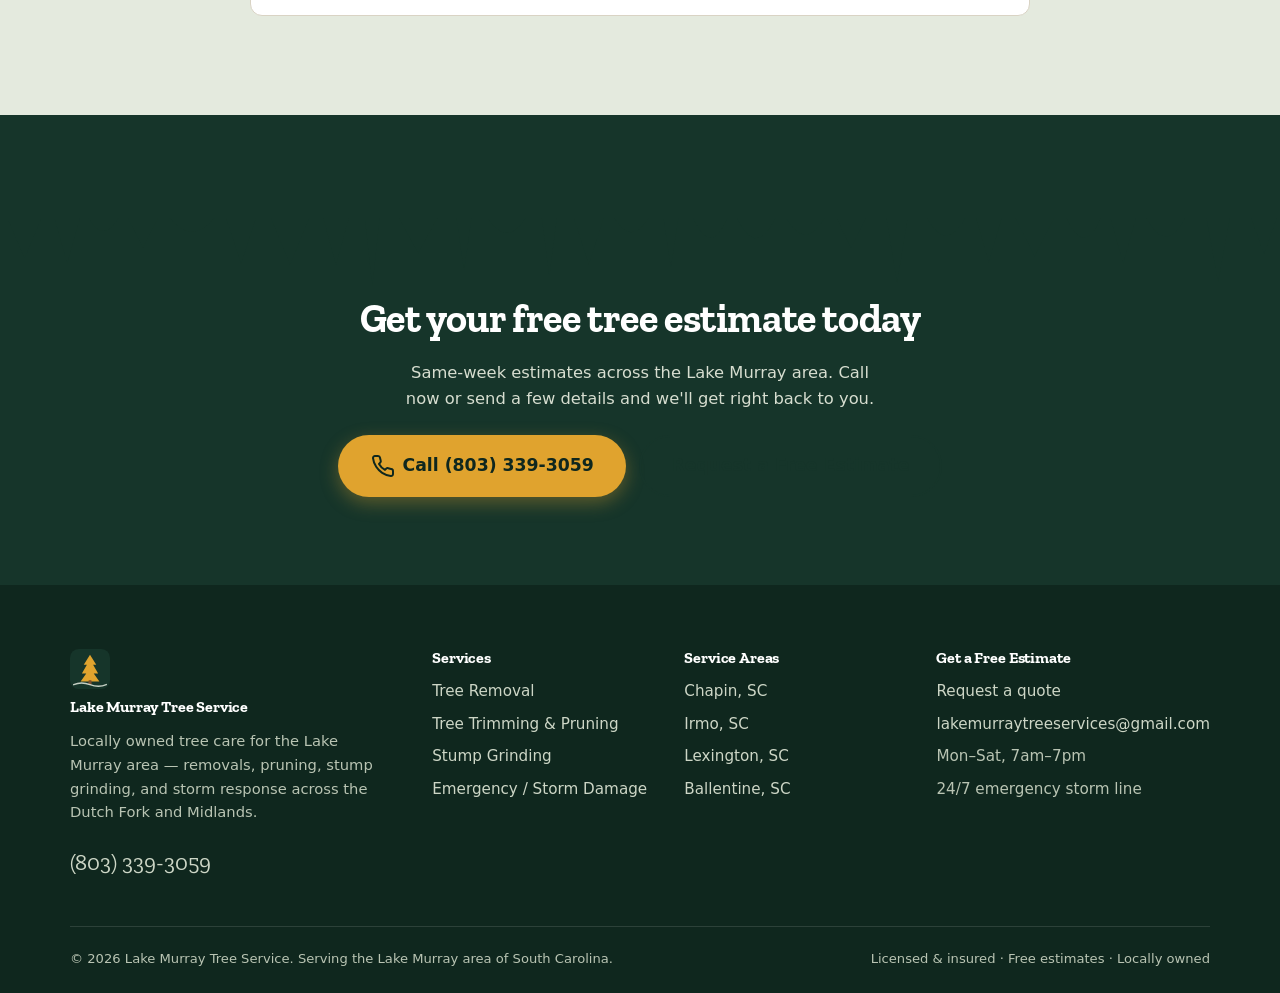
<file: tree-trimming.html>
<!doctype html>
<html lang="en">
<head>
<meta charset="utf-8">
<meta name="viewport" content="width=device-width, initial-scale=1">
<title>Tree Trimming &amp; Pruning in the Lake Murray Area, SC | Lake Murray Tree Service</title>
<meta name="description" content="Expert tree trimming and pruning near Lake Murray, SC. Crown thinning, deadwooding, clearance pruning, and canopy shaping that protects tree health and your home. Free quotes.">
<link rel="canonical" href="https://lakemurraytreeservice.com/tree-trimming.html">
<meta name="robots" content="index, follow, max-image-preview:large">
<meta name="theme-color" content="#16352a">
<meta property="og:type" content="website">
<meta property="og:site_name" content="Lake Murray Tree Service">
<meta property="og:title" content="Tree Trimming &amp; Pruning in the Lake Murray Area, SC | Lake Murray Tree Service">
<meta property="og:description" content="Expert tree trimming and pruning near Lake Murray, SC. Crown thinning, deadwooding, clearance pruning, and canopy shaping that protects tree health and your home. Free quotes.">
<meta property="og:url" content="https://lakemurraytreeservice.com/tree-trimming.html">
<meta property="og:image" content="https://lakemurraytreeservice.com/assets/og-image.png">
<meta name="twitter:card" content="summary_large_image">
<meta name="twitter:title" content="Tree Trimming &amp; Pruning in the Lake Murray Area, SC | Lake Murray Tree Service">
<meta name="twitter:description" content="Expert tree trimming and pruning near Lake Murray, SC. Crown thinning, deadwooding, clearance pruning, and canopy shaping that protects tree health and your home. Free quotes.">
<meta name="twitter:image" content="https://lakemurraytreeservice.com/assets/og-image.png">
<link rel="icon" href="assets/favicon.svg" type="image/svg+xml">
<link rel="preconnect" href="https://fonts.googleapis.com">
<link rel="preconnect" href="https://fonts.gstatic.com" crossorigin>
<link href="https://fonts.googleapis.com/css2?family=Zilla+Slab:wght@500;600;700&display=swap" rel="stylesheet">
<style>/* ==========================================================================
   Lake Murray Tree Service — stylesheet
   Design system: "Southern canopy"
   Palette:  pine #16352A · heartwood #7A4E2D · sap-gold #E0A32E
             stone #F5F2EA · sage #E4EADE · ink #1C201B
   Display: Zilla Slab (web font, headings only)   Body: system stack (fast)
   ========================================================================== */

:root {
  --pine:        #16352a;
  --pine-deep:   #0f271e;
  --pine-mid:    #2c5545;
  --heartwood:   #7a4e2d;
  --sap:         #e0a32e;
  --sap-deep:    #c9871a;
  --stone:       #f5f2ea;
  --stone-warm:  #efeadd;
  --sage:        #e4eade;
  --ink:         #1c201b;
  --ink-soft:    #43493f;
  --line:        #d9d3c4;
  --white:       #ffffff;

  --font-display: "Zilla Slab", Georgia, "Times New Roman", serif;
  --font-body: system-ui, -apple-system, "Segoe UI", Roboto, Helvetica, Arial, sans-serif;

  --wrap: 1140px;
  --gap: clamp(1rem, 3vw, 2rem);
  --radius: 12px;
  --radius-lg: 20px;
  --shadow: 0 1px 2px rgba(15,39,30,.06), 0 8px 24px rgba(15,39,30,.08);
  --shadow-lg: 0 18px 48px rgba(15,39,30,.16);
  --ring: 0 0 0 3px rgba(224,163,46,.55);
}

/* ---------- reset ---------- */
*, *::before, *::after { box-sizing: border-box; }
html { -webkit-text-size-adjust: 100%; scroll-behavior: smooth; }
@media (prefers-reduced-motion: reduce) {
  html { scroll-behavior: auto; }
  *, *::before, *::after { animation-duration: .001ms !important; transition-duration: .001ms !important; }
}
body {
  margin: 0;
  font-family: var(--font-body);
  color: var(--ink);
  background: var(--stone);
  line-height: 1.62;
  font-size: 1.02rem;
  -webkit-font-smoothing: antialiased;
}
img, svg { max-width: 100%; height: auto; display: block; }
a { color: var(--pine-mid); text-decoration-thickness: 1px; text-underline-offset: 2px; }
a:hover { color: var(--pine); }
h1, h2, h3, h4 { font-family: var(--font-display); line-height: 1.1; color: var(--pine); font-weight: 700; margin: 0 0 .5em; letter-spacing: -.01em; }
h1 { font-size: clamp(2.1rem, 5.2vw, 3.5rem); }
h2 { font-size: clamp(1.7rem, 4vw, 2.5rem); }
h3 { font-size: clamp(1.2rem, 2.4vw, 1.5rem); }
p { margin: 0 0 1rem; }
:focus-visible { outline: none; box-shadow: var(--ring); border-radius: 6px; }

/* ---------- layout ---------- */
.wrap { width: min(var(--wrap), 100% - 2.4rem); margin-inline: auto; }
.section { padding: clamp(3rem, 7vw, 5.5rem) 0; }
.section--tight { padding: clamp(2rem, 5vw, 3.5rem) 0; }
.eyebrow {
  font-family: var(--font-body); font-weight: 700; text-transform: uppercase;
  letter-spacing: .14em; font-size: .78rem; color: var(--heartwood); margin: 0 0 .6rem;
}
.lede { font-size: clamp(1.05rem, 1.6vw, 1.22rem); color: var(--ink-soft); max-width: 60ch; }
.center { text-align: center; margin-inline: auto; }

/* ---------- buttons ---------- */
.btn {
  display: inline-flex; align-items: center; gap: .5rem;
  font-family: var(--font-body); font-weight: 700; font-size: 1rem;
  padding: .85rem 1.5rem; border-radius: 999px; border: 2px solid transparent;
  cursor: pointer; text-decoration: none; transition: transform .12s ease, background .2s ease, box-shadow .2s ease;
  line-height: 1;
}
.btn:active { transform: translateY(1px); }
.btn--call { background: var(--sap); color: var(--pine-deep); box-shadow: 0 6px 18px rgba(224,163,46,.35); }
.btn--call:hover { background: var(--sap-deep); color: var(--pine-deep); }
.btn--quote { background: var(--pine); color: var(--white); }
.btn--quote:hover { background: var(--pine-deep); color: var(--white); }
.btn--ghost { background: transparent; color: var(--pine); border-color: var(--pine); }
.btn--ghost:hover { background: var(--pine); color: var(--white); }
.btn--lg { padding: 1.05rem 1.9rem; font-size: 1.08rem; }
.btn-row { display: flex; flex-wrap: wrap; gap: .8rem; }

/* ---------- header ---------- */
.site-header {
  position: sticky; top: 0; z-index: 50;
  background: rgba(245,242,234,.92); backdrop-filter: blur(8px);
  border-bottom: 1px solid var(--line);
}
.header-inner { display: flex; align-items: center; gap: 1rem; min-height: 66px; }
.brand { display: flex; align-items: center; gap: .6rem; text-decoration: none; margin-right: auto; }
.brand svg { width: 34px; height: 34px; }
.brand-name { font-family: var(--font-display); font-weight: 700; font-size: 1.18rem; color: var(--pine); line-height: 1; }
.brand-name span { display: block; font-family: var(--font-body); font-weight: 600; font-size: .66rem; letter-spacing: .12em; text-transform: uppercase; color: var(--heartwood); margin-top: 3px; }
.nav { display: flex; align-items: center; gap: 1.35rem; }
.nav a { color: var(--pine); text-decoration: none; font-weight: 600; font-size: .96rem; }
.nav a:hover { color: var(--heartwood); }
.header-cta { display: flex; align-items: center; gap: .6rem; }
.header-phone { font-family: var(--font-display); font-weight: 700; color: var(--pine); text-decoration: none; font-size: 1.05rem; white-space: nowrap; }
.nav-toggle { display: none; background: none; border: 0; padding: .4rem; cursor: pointer; color: var(--pine); }
.nav-toggle svg { width: 28px; height: 28px; }

@media (max-width: 860px) {
  .nav-toggle { display: inline-flex; }
  .nav {
    position: absolute; top: 100%; left: 0; right: 0;
    flex-direction: column; align-items: stretch; gap: 0;
    background: var(--stone); border-bottom: 1px solid var(--line);
    padding: .5rem 1.2rem 1rem; box-shadow: var(--shadow);
    display: none;
  }
  .nav[data-open="true"] { display: flex; }
  .nav a { padding: .8rem .2rem; border-bottom: 1px solid var(--line); }
  .header-phone { display: none; }
}

/* ---------- hero ---------- */
.hero { position: relative; background: var(--pine); color: #eef1e9; overflow: hidden; }
.hero::after {
  /* subtle topographic contour rings, drawn in CSS — evokes lake depth lines */
  content: ""; position: absolute; inset: 0; pointer-events: none; opacity: .12;
  background:
    radial-gradient(120% 90% at 82% -10%, transparent 38%, rgba(224,163,46,.9) 39%, transparent 41%),
    radial-gradient(120% 90% at 82% -10%, transparent 52%, rgba(228,234,222,.7) 53%, transparent 55%),
    radial-gradient(120% 90% at 82% -10%, transparent 66%, rgba(228,234,222,.5) 67%, transparent 69%);
}
.hero-inner { position: relative; z-index: 2; padding: clamp(3rem, 8vw, 6rem) 0 0; }
.hero h1 { color: var(--white); max-width: 16ch; }
.hero .lede { color: #d7ded0; max-width: 52ch; }
.hero .eyebrow { color: var(--sap); }
.hero .btn-row { margin-top: 1.6rem; }
.hero .btn--ghost { color: #eef1e9; border-color: rgba(238,241,233,.5); }
.hero .btn--ghost:hover { background: #eef1e9; color: var(--pine); }
.trust-strip { display: flex; flex-wrap: wrap; gap: .6rem 1.4rem; margin-top: 1.8rem; padding-bottom: 2.5rem; }
.trust-chip { display: inline-flex; align-items: center; gap: .5rem; font-size: .92rem; font-weight: 600; color: #e7ecdf; }
.trust-chip svg { width: 18px; height: 18px; color: var(--sap); flex: none; }

/* signature: hand-built treeline silhouette */
.treeline { display: block; width: 100%; height: auto; position: relative; z-index: 2; margin-bottom: -1px; color: var(--stone); }
.treeline--flip { transform: scaleY(-1); color: var(--pine); }
.divider-treeline { color: var(--sage); background: var(--stone); }

/* ---------- service cards ---------- */
.grid { display: grid; gap: 1.2rem; }
.grid--services { grid-template-columns: repeat(auto-fit, minmax(240px, 1fr)); }
.card {
  background: var(--white); border: 1px solid var(--line); border-radius: var(--radius-lg);
  padding: 1.5rem; box-shadow: var(--shadow); transition: transform .15s ease, box-shadow .2s ease;
  display: flex; flex-direction: column;
}
a.card { text-decoration: none; color: inherit; }
a.card:hover { transform: translateY(-3px); box-shadow: var(--shadow-lg); }
.card-icon { width: 46px; height: 46px; border-radius: 12px; background: var(--sage); color: var(--pine);
  display: grid; place-items: center; margin-bottom: 1rem; }
.card-icon svg { width: 26px; height: 26px; }
.card h3 { margin-bottom: .35rem; }
.card p { color: var(--ink-soft); font-size: .98rem; margin-bottom: .9rem; }
.card .card-link { margin-top: auto; font-weight: 700; color: var(--heartwood); font-size: .95rem; }

/* ---------- towns grid ---------- */
.towns { display: grid; grid-template-columns: repeat(auto-fit, minmax(180px,1fr)); gap: .8rem; }
.town {
  background: var(--white); border: 1px solid var(--line); border-radius: var(--radius);
  padding: 1rem 1.1rem; text-decoration: none; color: var(--pine); font-weight: 700;
  display: flex; align-items: center; justify-content: space-between; gap: .5rem; transition: background .15s ease;
}
.town:hover { background: var(--sage); }
.town span { font-family: var(--font-body); font-weight: 500; color: var(--ink-soft); font-size: .82rem; }

/* ---------- process ---------- */
.steps { display: grid; grid-template-columns: repeat(auto-fit, minmax(220px,1fr)); gap: 1.4rem; counter-reset: step; }
.step { position: relative; padding-top: .5rem; }
.step-num {
  font-family: var(--font-display); font-weight: 700; font-size: 1.1rem; color: var(--pine-deep);
  width: 42px; height: 42px; border-radius: 50%; background: var(--sap); display: grid; place-items: center; margin-bottom: .8rem;
}
.step h3 { font-size: 1.15rem; }
.step p { color: var(--ink-soft); font-size: .96rem; margin: 0; }

/* ---------- alternating band ---------- */
.band-sage { background: var(--sage); }
.band-pine { background: var(--pine); color: #e7ecdf; }
.band-pine h2, .band-pine h3 { color: var(--white); }
.band-pine .lede { color: #cdd6c6; }

/* feature list */
.features { list-style: none; margin: 0; padding: 0; display: grid; gap: .9rem; }
.features li { display: flex; gap: .7rem; align-items: flex-start; }
.features svg { width: 22px; height: 22px; color: var(--sap); flex: none; margin-top: 3px; }
.features strong { display: block; color: var(--pine); }
.band-pine .features strong { color: var(--white); }
.features span { color: var(--ink-soft); font-size: .96rem; }
.band-pine .features span { color: #cdd6c6; }

/* ---------- FAQ (details/summary — no-JS, AEO-friendly) ---------- */
.faq { max-width: 780px; margin-inline: auto; }
.faq details { background: var(--white); border: 1px solid var(--line); border-radius: var(--radius); margin-bottom: .7rem; overflow: hidden; }
.faq summary {
  cursor: pointer; list-style: none; padding: 1.05rem 1.2rem; font-family: var(--font-display);
  font-weight: 600; font-size: 1.08rem; color: var(--pine); display: flex; justify-content: space-between; gap: 1rem; align-items: center;
}
.faq summary::-webkit-details-marker { display: none; }
.faq summary::after { content: "+"; font-size: 1.5rem; color: var(--heartwood); transition: transform .2s ease; line-height: 1; }
.faq details[open] summary::after { transform: rotate(45deg); }
.faq .faq-body { padding: 0 1.2rem 1.2rem; color: var(--ink-soft); }
.faq .faq-body p { margin: 0; }

/* ---------- testimonials ---------- */
.quotes { display: grid; grid-template-columns: repeat(auto-fit, minmax(260px,1fr)); gap: 1.2rem; }
.quote { background: var(--white); border: 1px solid var(--line); border-left: 4px solid var(--sap); border-radius: var(--radius); padding: 1.4rem; }
.quote p { font-style: italic; color: var(--ink); margin-bottom: .8rem; }
.quote cite { font-style: normal; font-weight: 700; color: var(--pine); font-size: .95rem; }
.quote cite span { display: block; font-weight: 500; color: var(--ink-soft); font-size: .85rem; }

/* ---------- CTA band ---------- */
.cta-band { text-align: center; }
.cta-band h2 { color: var(--white); }
.cta-band p { color: #d7ded0; max-width: 46ch; margin-inline: auto; }
.cta-band .btn-row { justify-content: center; margin-top: 1.4rem; }

/* ---------- quote form ---------- */
.quote-form { background: var(--white); border: 1px solid var(--line); border-radius: var(--radius-lg); padding: clamp(1.4rem, 3vw, 2.2rem); box-shadow: var(--shadow); }
.field { margin-bottom: 1rem; }
.field label { display: block; font-weight: 700; color: var(--pine); margin-bottom: .35rem; font-size: .95rem; }
.field input, .field select, .field textarea {
  width: 100%; padding: .8rem .9rem; border: 1.5px solid var(--line); border-radius: 10px;
  font: inherit; color: var(--ink); background: var(--stone); }
.field input:focus, .field select:focus, .field textarea:focus { border-color: var(--sap); background: var(--white); }
.field-row { display: grid; grid-template-columns: 1fr 1fr; gap: 1rem; }
@media (max-width: 520px) { .field-row { grid-template-columns: 1fr; } }
.form-note { font-size: .85rem; color: var(--ink-soft); margin-top: .6rem; }
.two-col { display: grid; grid-template-columns: 1fr 1fr; gap: clamp(1.5rem,4vw,3rem); align-items: start; }
@media (max-width: 820px) { .two-col { grid-template-columns: 1fr; } }

/* ---------- content prose (service/location body) ---------- */
.prose { max-width: 72ch; }
.prose h2 { margin-top: 2.2rem; }
.prose h3 { margin-top: 1.6rem; }
.prose ul { padding-left: 1.2rem; }
.prose li { margin-bottom: .45rem; }
.pricing-table { width: 100%; border-collapse: collapse; margin: 1.2rem 0; background: var(--white); border-radius: var(--radius); overflow: hidden; box-shadow: var(--shadow); }
.pricing-table th, .pricing-table td { text-align: left; padding: .8rem 1rem; border-bottom: 1px solid var(--line); }
.pricing-table th { background: var(--sage); font-family: var(--font-display); color: var(--pine); }
.pricing-table tr:last-child td { border-bottom: 0; }

/* breadcrumb */
.crumbs { font-size: .85rem; color: var(--ink-soft); padding-top: 1.2rem; }
.crumbs a { color: var(--heartwood); text-decoration: none; }
.crumbs a:hover { text-decoration: underline; }

/* ---------- footer ---------- */
.site-footer { background: var(--pine-deep); color: #b9c4b3; padding: clamp(2.5rem,5vw,4rem) 0 1.5rem; }
.footer-grid { display: grid; grid-template-columns: 1.5fr 1fr 1fr 1.2fr; gap: 2rem; }
@media (max-width: 780px) { .footer-grid { grid-template-columns: 1fr 1fr; gap: 1.6rem; } }
@media (max-width: 460px) { .footer-grid { grid-template-columns: 1fr; } }
.site-footer h4 { color: var(--white); font-size: 1rem; margin-bottom: .8rem; }
.site-footer a { color: #cdd6c6; text-decoration: none; }
.site-footer a:hover { color: var(--sap); }
.footer-links { list-style: none; padding: 0; margin: 0; display: grid; gap: .5rem; font-size: .95rem; }
.footer-brand svg { width: 40px; height: 40px; margin-bottom: .6rem; }
.footer-brand p { font-size: .92rem; max-width: 34ch; }
.footer-phone { font-family: var(--font-display); font-size: 1.4rem; color: var(--white); text-decoration: none; display: inline-block; margin: .3rem 0; }
.footer-bottom { border-top: 1px solid rgba(255,255,255,.12); margin-top: 2.5rem; padding-top: 1.3rem; font-size: .82rem; display: flex; flex-wrap: wrap; justify-content: space-between; gap: .6rem; }
.footer-bottom p { margin: 0; }

/* ---------- sticky mobile call bar ---------- */
.mobile-callbar { display: none; }
@media (max-width: 640px) {
  .mobile-callbar {
    display: grid; grid-template-columns: 1fr 1fr; gap: 0;
    position: fixed; bottom: 0; left: 0; right: 0; z-index: 60;
    box-shadow: 0 -4px 16px rgba(15,39,30,.2);
  }
  .mobile-callbar a { display: flex; align-items: center; justify-content: center; gap: .5rem; padding: .95rem; font-weight: 700; text-decoration: none; font-size: 1rem; }
  .mobile-callbar .mc-call { background: var(--sap); color: var(--pine-deep); }
  .mobile-callbar .mc-quote { background: var(--pine); color: #fff; }
  .mobile-callbar svg { width: 20px; height: 20px; }
  body { padding-bottom: 56px; }
}

/* utilities */
.mt-0 { margin-top: 0; }
.stack > * + * { margin-top: 1rem; }
.muted { color: var(--ink-soft); }
</style>
<script type="application/ld+json">{"@context":"https://schema.org","@graph":[{"@type":["HomeAndConstructionBusiness","LocalBusiness"],"@id":"https://lakemurraytreeservice.com/#business","name":"Lake Murray Tree Service","url":"https://lakemurraytreeservice.com/","telephone":"+18033393059","email":"lakemurraytreeservices@gmail.com","image":"https://lakemurraytreeservice.com/assets/og-image.png","logo":"https://lakemurraytreeservice.com/assets/favicon.svg","priceRange":"$$","description":"Locally owned tree service serving the Lake Murray area of South Carolina \u2014 tree removal, trimming and pruning, stump grinding, and 24/7 storm-damage response.","address":{"@type":"PostalAddress","addressLocality":"Chapin","addressRegion":"SC","postalCode":"29036","addressCountry":"US"},"geo":{"@type":"GeoCoordinates","latitude":34.1662,"longitude":-81.3498},"areaServed":[{"@type":"City","name":"Chapin"},{"@type":"City","name":"Irmo"},{"@type":"City","name":"Lexington"},{"@type":"City","name":"Ballentine"},{"@type":"City","name":"Lake Murray"},{"@type":"City","name":"Dutch Fork"},{"@type":"City","name":"Prosperity"},{"@type":"City","name":"Gilbert"},{"@type":"City","name":"Columbia"}],"openingHoursSpecification":[{"@type":"OpeningHoursSpecification","dayOfWeek":["Monday","Tuesday","Wednesday","Thursday","Friday","Saturday"],"opens":"07:00","closes":"19:00"}],"knowsAbout":["tree removal","tree pruning","stump grinding","storm damage cleanup","hazardous tree assessment","lot clearing"]},{"@type":"WebSite","@id":"https://lakemurraytreeservice.com/#website","url":"https://lakemurraytreeservice.com/","name":"Lake Murray Tree Service","publisher":{"@id":"https://lakemurraytreeservice.com/#business"}}]}</script><script type="application/ld+json">{"@type":"BreadcrumbList","itemListElement":[{"@type":"ListItem","position":1,"name":"Home","item":"https://lakemurraytreeservice.com/"},{"@type":"ListItem","position":2,"name":"Tree Trimming & Pruning","item":"https://lakemurraytreeservice.com/tree-trimming.html"}],"@context":"https://schema.org"}</script><script type="application/ld+json">{"@type":"FAQPage","mainEntity":[{"@type":"Question","name":"When is the best time to prune trees in South Carolina?","acceptedAnswer":{"@type":"Answer","text":"Late winter to early spring \u2014 before spring growth \u2014 is ideal for most Midlands hardwoods, since it's easier to see structure and trees heal quickly. Dead, broken, or hazardous limbs, however, can and should be removed any time of year."}},{"@type":"Question","name":"How much does tree trimming cost?","acceptedAnswer":{"@type":"Answer","text":"Trimming a single tree typically runs about $150 to $700 in the Lake Murray area, depending on the tree's size, the amount of pruning, and access. We provide a free, firm quote after seeing the tree."}},{"@type":"Question","name":"Will pruning hurt my tree?","acceptedAnswer":{"@type":"Answer","text":"Not when it's done correctly. We follow proper pruning standards and never 'top' trees, because topping creates weak, hazard-prone regrowth. Correct thinning and deadwooding actually improve a tree's health and storm resistance."}},{"@type":"Question","name":"Can you trim limbs hanging over my roof?","acceptedAnswer":{"@type":"Answer","text":"Yes. Clearance pruning away from roofs, gutters, and chimneys is one of our most common jobs, and it helps prevent gutter clogs, roof damage, and pests reaching the house."}}],"@context":"https://schema.org"}</script><script type="application/ld+json">{"@type":"Service","name":"Tree Trimming & Pruning","serviceType":"Tree Trimming & Pruning","description":"Expert tree trimming and pruning near Lake Murray, SC. Crown thinning, deadwooding, clearance pruning, and canopy shaping that protects tree health and your home. Free quotes.","url":"https://lakemurraytreeservice.com/tree-trimming.html","provider":{"@id":"https://lakemurraytreeservice.com/#business"},"areaServed":[{"@type":"City","name":"Lake Murray"},{"@type":"City","name":"Chapin"},{"@type":"City","name":"Irmo"},{"@type":"City","name":"Lexington"},{"@type":"City","name":"Ballentine"}],"@context":"https://schema.org"}</script><script type="application/ld+json">{"@type":"WebPage","url":"https://lakemurraytreeservice.com/tree-trimming.html","speakable":{"@type":"SpeakableSpecification","cssSelector":["h1",".speakable"]},"@context":"https://schema.org"}</script>
</head>
<body>
<a class="skip-link" href="#main" style="position:absolute;left:-999px">Skip to content</a>
<header class="site-header">
  <div class="wrap header-inner">
    <a class="brand" href="index.html" aria-label="Lake Murray Tree Service home">
      <svg width="34" height="34" viewBox="0 0 64 64" aria-hidden="true"><rect width="64" height="64" rx="14" fill="#16352a"/><path d="M32 9 L42 25 H37 L45 39 H38 L47 52 H17 L26 39 H19 L27 25 H22 Z" fill="#e0a32e"/><rect x="29.5" y="50" width="5" height="7" rx="1" fill="#7a4e2d"/><path d="M6 57 q12 -5 26 0 t26 0" fill="none" stroke="#e4eade" stroke-width="2.4" stroke-linecap="round" opacity="0.85"/></svg>
      <span class="brand-name">Lake Murray Tree<span>Service &amp; Removal</span></span>
    </a>
    <nav class="nav" id="primary-nav" aria-label="Primary"><a href="tree-removal.html">Tree Removal</a><a href="tree-trimming.html">Trimming</a><a href="stump-grinding.html">Stump Grinding</a><a href="emergency-tree-service.html">Storm Damage</a><a href="index.html#areas">Service Areas</a><a href="contact.html">Contact</a></nav>
    <div class="header-cta">
      <a class="header-phone" href="tel:+18033393059">(803) 339-3059</a>
      <a class="btn btn--call" href="tel:+18033393059"><svg class="" width="24" height="24" viewBox="0 0 24 24" fill="none" stroke="currentColor" stroke-width="2" stroke-linecap="round" stroke-linejoin="round" aria-hidden="true"><path d="M22 16.9v3a2 2 0 0 1-2.2 2 19.8 19.8 0 0 1-8.6-3.1 19.5 19.5 0 0 1-6-6A19.8 19.8 0 0 1 2 4.1 2 2 0 0 1 4 2h3a2 2 0 0 1 2 1.7c.1 1 .4 1.9.7 2.8a2 2 0 0 1-.5 2.1L8 9.9a16 16 0 0 0 6 6l1.3-1.3a2 2 0 0 1 2.1-.4c.9.3 1.8.6 2.8.7a2 2 0 0 1 1.8 2z"/></svg> Call Now</a>
      <button class="nav-toggle" aria-label="Open menu" aria-controls="primary-nav" aria-expanded="false"><svg class="" width="24" height="24" viewBox="0 0 24 24" fill="none" stroke="currentColor" stroke-width="2" stroke-linecap="round" stroke-linejoin="round" aria-hidden="true"><path d="M3 12h18M3 6h18M3 18h18"/></svg></button>
    </div>
  </div>
</header>
<div class="mobile-callbar">
  <a class="mc-call" href="tel:+18033393059"><svg class="" width="24" height="24" viewBox="0 0 24 24" fill="none" stroke="currentColor" stroke-width="2" stroke-linecap="round" stroke-linejoin="round" aria-hidden="true"><path d="M22 16.9v3a2 2 0 0 1-2.2 2 19.8 19.8 0 0 1-8.6-3.1 19.5 19.5 0 0 1-6-6A19.8 19.8 0 0 1 2 4.1 2 2 0 0 1 4 2h3a2 2 0 0 1 2 1.7c.1 1 .4 1.9.7 2.8a2 2 0 0 1-.5 2.1L8 9.9a16 16 0 0 0 6 6l1.3-1.3a2 2 0 0 1 2.1-.4c.9.3 1.8.6 2.8.7a2 2 0 0 1 1.8 2z"/></svg> Call</a>
  <a class="mc-quote" href="contact.html"><svg class="" width="24" height="24" viewBox="0 0 24 24" fill="none" stroke="currentColor" stroke-width="2" stroke-linecap="round" stroke-linejoin="round" aria-hidden="true"><path d="M11 20A7 7 0 0 1 4 13C4 8 10 4 20 4c0 8-4 16-9 16z"/><path d="M4 20c4-6 8-8 12-9"/></svg> Free Estimate</a>
</div>
<main id="main">
<div class="wrap crumbs"><a href="index.html">Home</a> &rsaquo; <span>Tree Trimming & Pruning</span></div>
<section class="section--tight">
  <div class="wrap">
    <p class="eyebrow">Tree Trimming & Pruning</p>
    <h1>Tree Trimming & Pruning Near Lake Murray</h1>
    <p class="lede speakable">Healthy cuts that reduce storm risk, open up your view, and keep your canopy strong.</p>
    <div class="btn-row" style="margin-top:1.2rem">
      <a class="btn btn--call" href="tel:+18033393059"><svg class="" width="24" height="24" viewBox="0 0 24 24" fill="none" stroke="currentColor" stroke-width="2" stroke-linecap="round" stroke-linejoin="round" aria-hidden="true"><path d="M22 16.9v3a2 2 0 0 1-2.2 2 19.8 19.8 0 0 1-8.6-3.1 19.5 19.5 0 0 1-6-6A19.8 19.8 0 0 1 2 4.1 2 2 0 0 1 4 2h3a2 2 0 0 1 2 1.7c.1 1 .4 1.9.7 2.8a2 2 0 0 1-.5 2.1L8 9.9a16 16 0 0 0 6 6l1.3-1.3a2 2 0 0 1 2.1-.4c.9.3 1.8.6 2.8.7a2 2 0 0 1 1.8 2z"/></svg> Call (803) 339-3059</a>
      <a class="btn btn--quote" href="contact.html">Get a Free Estimate</a>
    </div>
  </div>
</section>
<section class="section--tight">
  <div class="wrap two-col">
    <div class="prose">
      <p>Good pruning is as much about what we leave as what we cut. Over-topped or 'hat-racked' trees grow back weaker and more storm-prone. Our crews prune to ISA-informed standards — thinning, deadwooding, and raising canopies in a way that keeps your oaks, pines, and crape myrtles healthy for years.</p><p>Whether you want to clear limbs off the roof, open a lake view, or reduce the sail that catches summer thunderstorm winds, we shape trees deliberately and clean up completely.</p>
      <h2>What's included</h2>
      <ul class="features"><li><svg class="" width="24" height="24" viewBox="0 0 24 24" fill="none" stroke="currentColor" stroke-width="2" stroke-linecap="round" stroke-linejoin="round" aria-hidden="true"><path d="M20 6L9 17l-5-5"/></svg><span>Crown thinning to reduce wind resistance and let light through</span></li><li><svg class="" width="24" height="24" viewBox="0 0 24 24" fill="none" stroke="currentColor" stroke-width="2" stroke-linecap="round" stroke-linejoin="round" aria-hidden="true"><path d="M20 6L9 17l-5-5"/></svg><span>Deadwood and hazard-limb removal</span></li><li><svg class="" width="24" height="24" viewBox="0 0 24 24" fill="none" stroke="currentColor" stroke-width="2" stroke-linecap="round" stroke-linejoin="round" aria-hidden="true"><path d="M20 6L9 17l-5-5"/></svg><span>Clearance pruning away from roofs, gutters, and driveways</span></li><li><svg class="" width="24" height="24" viewBox="0 0 24 24" fill="none" stroke="currentColor" stroke-width="2" stroke-linecap="round" stroke-linejoin="round" aria-hidden="true"><path d="M20 6L9 17l-5-5"/></svg><span>Canopy raising and view-enhancement pruning</span></li><li><svg class="" width="24" height="24" viewBox="0 0 24 24" fill="none" stroke="currentColor" stroke-width="2" stroke-linecap="round" stroke-linejoin="round" aria-hidden="true"><path d="M20 6L9 17l-5-5"/></svg><span>Young-tree structural pruning to build strong form</span></li></ul>
    </div>
    <div>
      <div class="quote-form">
        <h3 class="mt-0">What affects the price</h3>
        <table class="pricing-table"><tr><td><strong>Tree size</strong></td><td>Larger canopies take more climbing and rigging time.</td></tr><tr><td><strong>Number of trees</strong></td><td>Pruning several trees in one visit lowers the per-tree cost.</td></tr><tr><td><strong>Pruning goal</strong></td><td>Light clearance costs less than a full crown restoration.</td></tr><tr><td><strong>Access</strong></td><td>Backyard and lakeside trees may need extra setup.</td></tr></table>
        <p class="form-note">Every job is quoted after a free on-site look — you'll get a firm number before we start.</p>
      </div>
    </div>
  </div>
</section>
<section class="section band-sage">
  <div class="wrap">
    <p class="eyebrow center">Answers</p>
    <h2 class="center">Tree service FAQs: Tree Trimming & Pruning</h2>
    <div class="faq" style="margin-top:2rem"><details><summary>When is the best time to prune trees in South Carolina?</summary><div class="faq-body"><p>Late winter to early spring — before spring growth — is ideal for most Midlands hardwoods, since it's easier to see structure and trees heal quickly. Dead, broken, or hazardous limbs, however, can and should be removed any time of year.</p></div></details><details><summary>How much does tree trimming cost?</summary><div class="faq-body"><p>Trimming a single tree typically runs about $150 to $700 in the Lake Murray area, depending on the tree's size, the amount of pruning, and access. We provide a free, firm quote after seeing the tree.</p></div></details><details><summary>Will pruning hurt my tree?</summary><div class="faq-body"><p>Not when it's done correctly. We follow proper pruning standards and never 'top' trees, because topping creates weak, hazard-prone regrowth. Correct thinning and deadwooding actually improve a tree's health and storm resistance.</p></div></details><details><summary>Can you trim limbs hanging over my roof?</summary><div class="faq-body"><p>Yes. Clearance pruning away from roofs, gutters, and chimneys is one of our most common jobs, and it helps prevent gutter clogs, roof damage, and pests reaching the house.</p></div></details></div>
  </div>
</section>
<section class="section band-pine cta-band">
  <svg class="treeline treeline--flip" viewBox="0 0 1200 88" preserveAspectRatio="none" aria-hidden="true"><path d="M0,88 L0,74 L7,74 L23,36 L39,74 L51,74 L63,31 L75,74 L83,74 Q97,49 111,74 L120,74 L134,46 L148,74 L159,74 Q180,48 201,74 L212,74 L226,31 L240,74 L254,74 L272,30 L290,74 L303,74 L315,30 L327,74 L342,74 L349,10 L356,74 L374,74 L392,41 L410,74 L428,74 L435,24 L442,74 L457,74 Q475,46 493,74 L508,74 L515,19 L522,74 L538,74 L552,30 L566,74 L576,74 Q592,47 608,74 L622,74 L629,27 L636,74 L650,74 Q666,37 682,74 L691,74 Q709,36 727,74 L737,74 Q755,43 773,74 L784,74 L798,46 L812,74 L831,74 L841,13 L851,74 L869,74 Q887,41 905,74 L915,74 L927,32 L939,74 L952,74 L970,38 L988,74 L1000,74 Q1016,37 1032,74 L1041,74 L1053,31 L1065,74 L1075,74 Q1093,39 1111,74 L1131,74 L1142,14 L1153,74 L1173,74 L1185,40 L1197,74 L1200,74 L1200,88 Z" fill="currentColor"/></svg>
  <div class="wrap">
    <h2>Get your free tree estimate today</h2>
    <p>Same-week estimates across the Lake Murray area. Call now or send a few details and we'll get right back to you.</p>
    <div class="btn-row">
      <a class="btn btn--call btn--lg" href="tel:+18033393059"><svg class="" width="24" height="24" viewBox="0 0 24 24" fill="none" stroke="currentColor" stroke-width="2" stroke-linecap="round" stroke-linejoin="round" aria-hidden="true"><path d="M22 16.9v3a2 2 0 0 1-2.2 2 19.8 19.8 0 0 1-8.6-3.1 19.5 19.5 0 0 1-6-6A19.8 19.8 0 0 1 2 4.1 2 2 0 0 1 4 2h3a2 2 0 0 1 2 1.7c.1 1 .4 1.9.7 2.8a2 2 0 0 1-.5 2.1L8 9.9a16 16 0 0 0 6 6l1.3-1.3a2 2 0 0 1 2.1-.4c.9.3 1.8.6 2.8.7a2 2 0 0 1 1.8 2z"/></svg> Call (803) 339-3059</a>
      <a class="btn btn--ghost btn--lg" href="contact.html">Request a Free Estimate</a>
    </div>
  </div>
</section>
</main>
<footer class="site-footer">
  <div class="wrap footer-grid">
    <div class="footer-brand">
      <svg width="40" height="40" viewBox="0 0 64 64" aria-hidden="true"><rect width="64" height="64" rx="14" fill="#16352a"/><path d="M32 9 L42 25 H37 L45 39 H38 L47 52 H17 L26 39 H19 L27 25 H22 Z" fill="#e0a32e"/><rect x="29.5" y="50" width="5" height="7" rx="1" fill="#7a4e2d"/><path d="M6 57 q12 -5 26 0 t26 0" fill="none" stroke="#e4eade" stroke-width="2.4" stroke-linecap="round" opacity="0.85"/></svg>
      <h4>Lake Murray Tree Service</h4>
      <p>Locally owned tree care for the Lake Murray area — removals, pruning, stump grinding, and storm response across the Dutch Fork and Midlands.</p>
      <a class="footer-phone" href="tel:+18033393059">(803) 339-3059</a>
    </div>
    <div><h4>Services</h4><ul class="footer-links"><li><a href="tree-removal.html">Tree Removal</a></li><li><a href="tree-trimming.html">Tree Trimming & Pruning</a></li><li><a href="stump-grinding.html">Stump Grinding</a></li><li><a href="emergency-tree-service.html">Emergency / Storm Damage</a></li></ul></div>
    <div><h4>Service Areas</h4><ul class="footer-links"><li><a href="chapin-tree-service.html">Chapin, SC</a></li><li><a href="irmo-tree-service.html">Irmo, SC</a></li><li><a href="lexington-tree-service.html">Lexington, SC</a></li><li><a href="ballentine-tree-service.html">Ballentine, SC</a></li></ul></div>
    <div>
      <h4>Get a Free Estimate</h4>
      <ul class="footer-links">
        <li><a href="contact.html">Request a quote</a></li>
        <li><a href="mailto:lakemurraytreeservices@gmail.com">lakemurraytreeservices@gmail.com</a></li>
        <li>Mon–Sat, 7am–7pm</li>
        <li>24/7 emergency storm line</li>
      </ul>
    </div>
  </div>
  <div class="wrap footer-bottom">
    <p>&copy; <span id="year">2026</span> Lake Murray Tree Service. Serving the Lake Murray area of South Carolina.</p>
    <p>Licensed &amp; insured · Free estimates · Locally owned</p>
  </div>
</footer>
<script>/* Lake Murray Tree Service — minimal progressive-enhancement JS */
(function () {
  "use strict";

  // Mobile nav toggle
  var toggle = document.querySelector(".nav-toggle");
  var nav = document.getElementById("primary-nav");
  if (toggle && nav) {
    toggle.addEventListener("click", function () {
      var open = nav.getAttribute("data-open") === "true";
      nav.setAttribute("data-open", String(!open));
      toggle.setAttribute("aria-expanded", String(!open));
    });
    nav.querySelectorAll("a").forEach(function (a) {
      a.addEventListener("click", function () {
        nav.setAttribute("data-open", "false");
        toggle.setAttribute("aria-expanded", "false");
      });
    });
  }

  // Current year in footer
  var y = document.getElementById("year");
  if (y) { y.textContent = new Date().getFullYear(); }

  /* Quote form — front-end stub.
     Replace with your real handler: Formspree, Netlify Forms, Web3Forms,
     or a POST to your CRM / call-tracking provider. See README. */
  var form = document.getElementById("quote-form");
  if (form) {
    form.addEventListener("submit", function (e) {
      e.preventDefault();
      var status = document.getElementById("form-status");
      if (status) {
        status.textContent =
          "Thanks — this demo form isn't wired to a mailbox yet. Connect it to Formspree or Netlify Forms (see README), then your request will land in your inbox.";
        status.style.color = "#7a4e2d";
      }
    });
  }
})();
</script>
</body>
</html>
</file>
